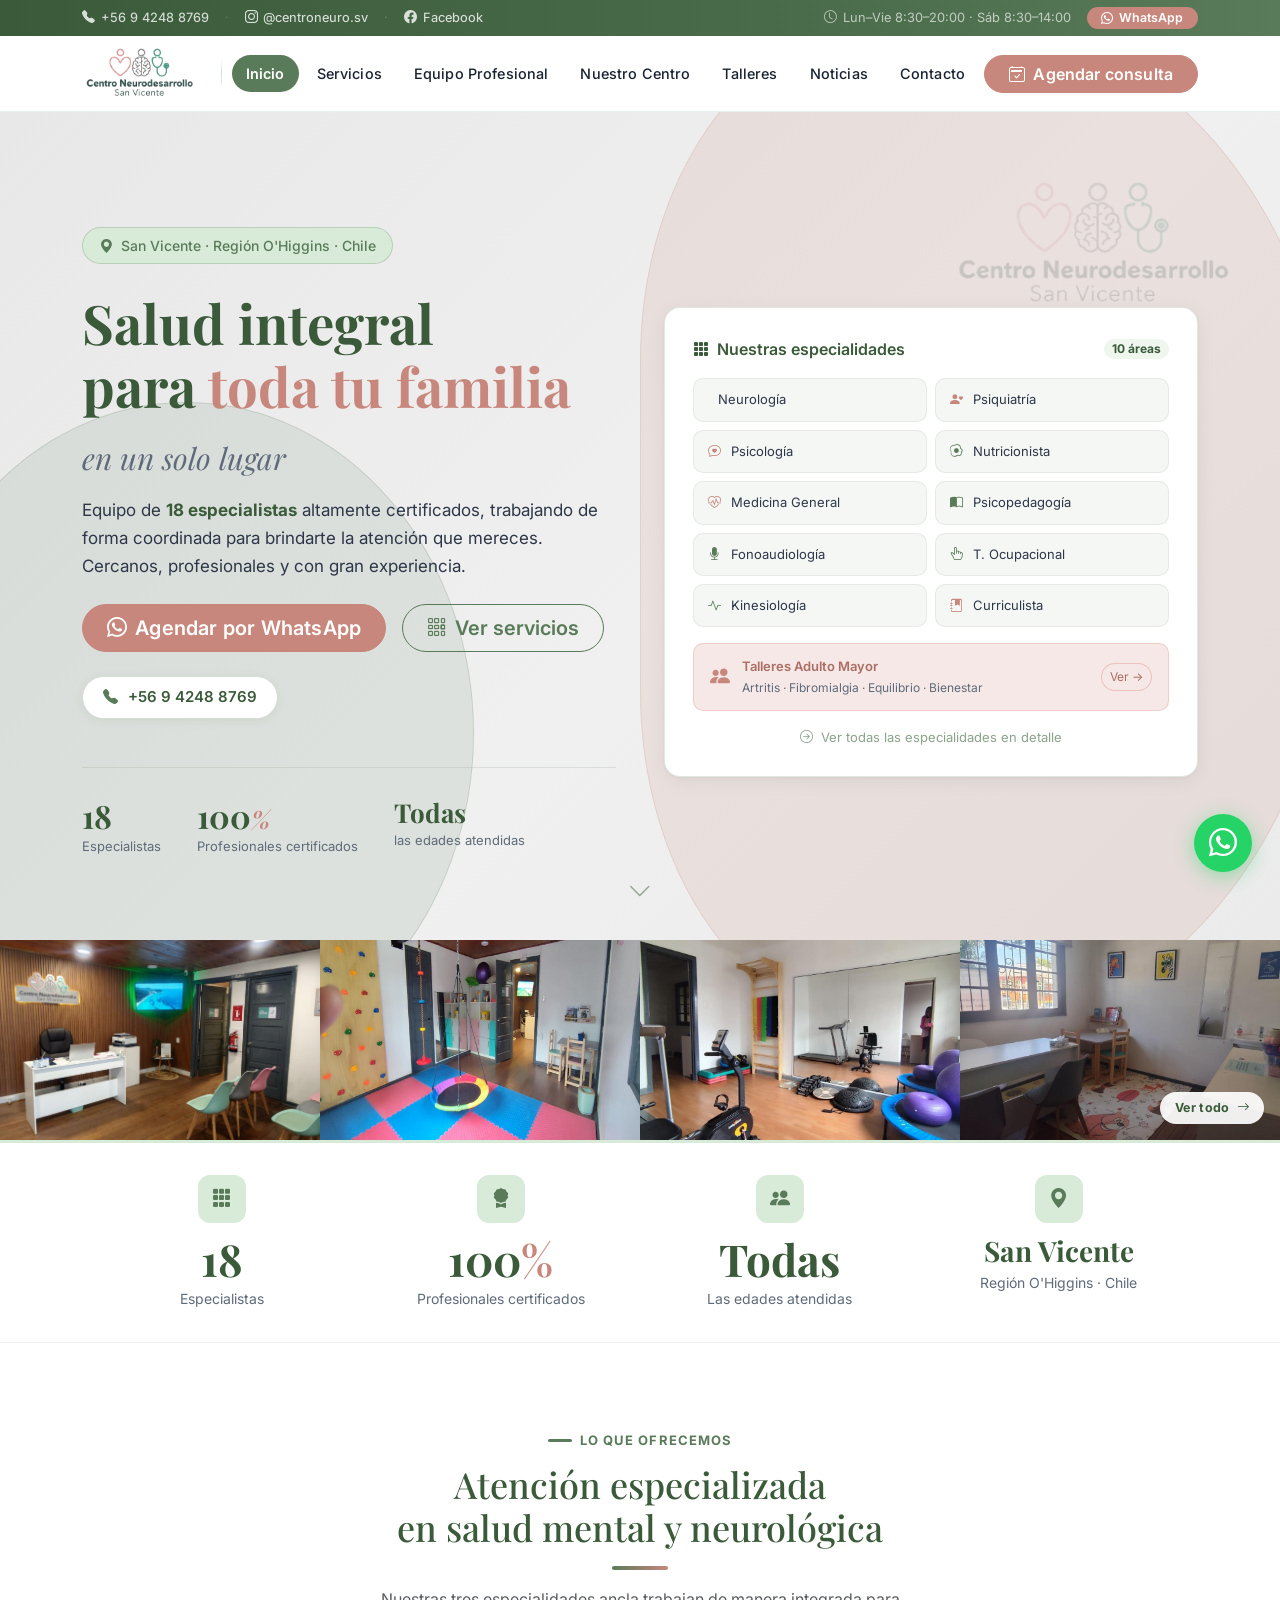
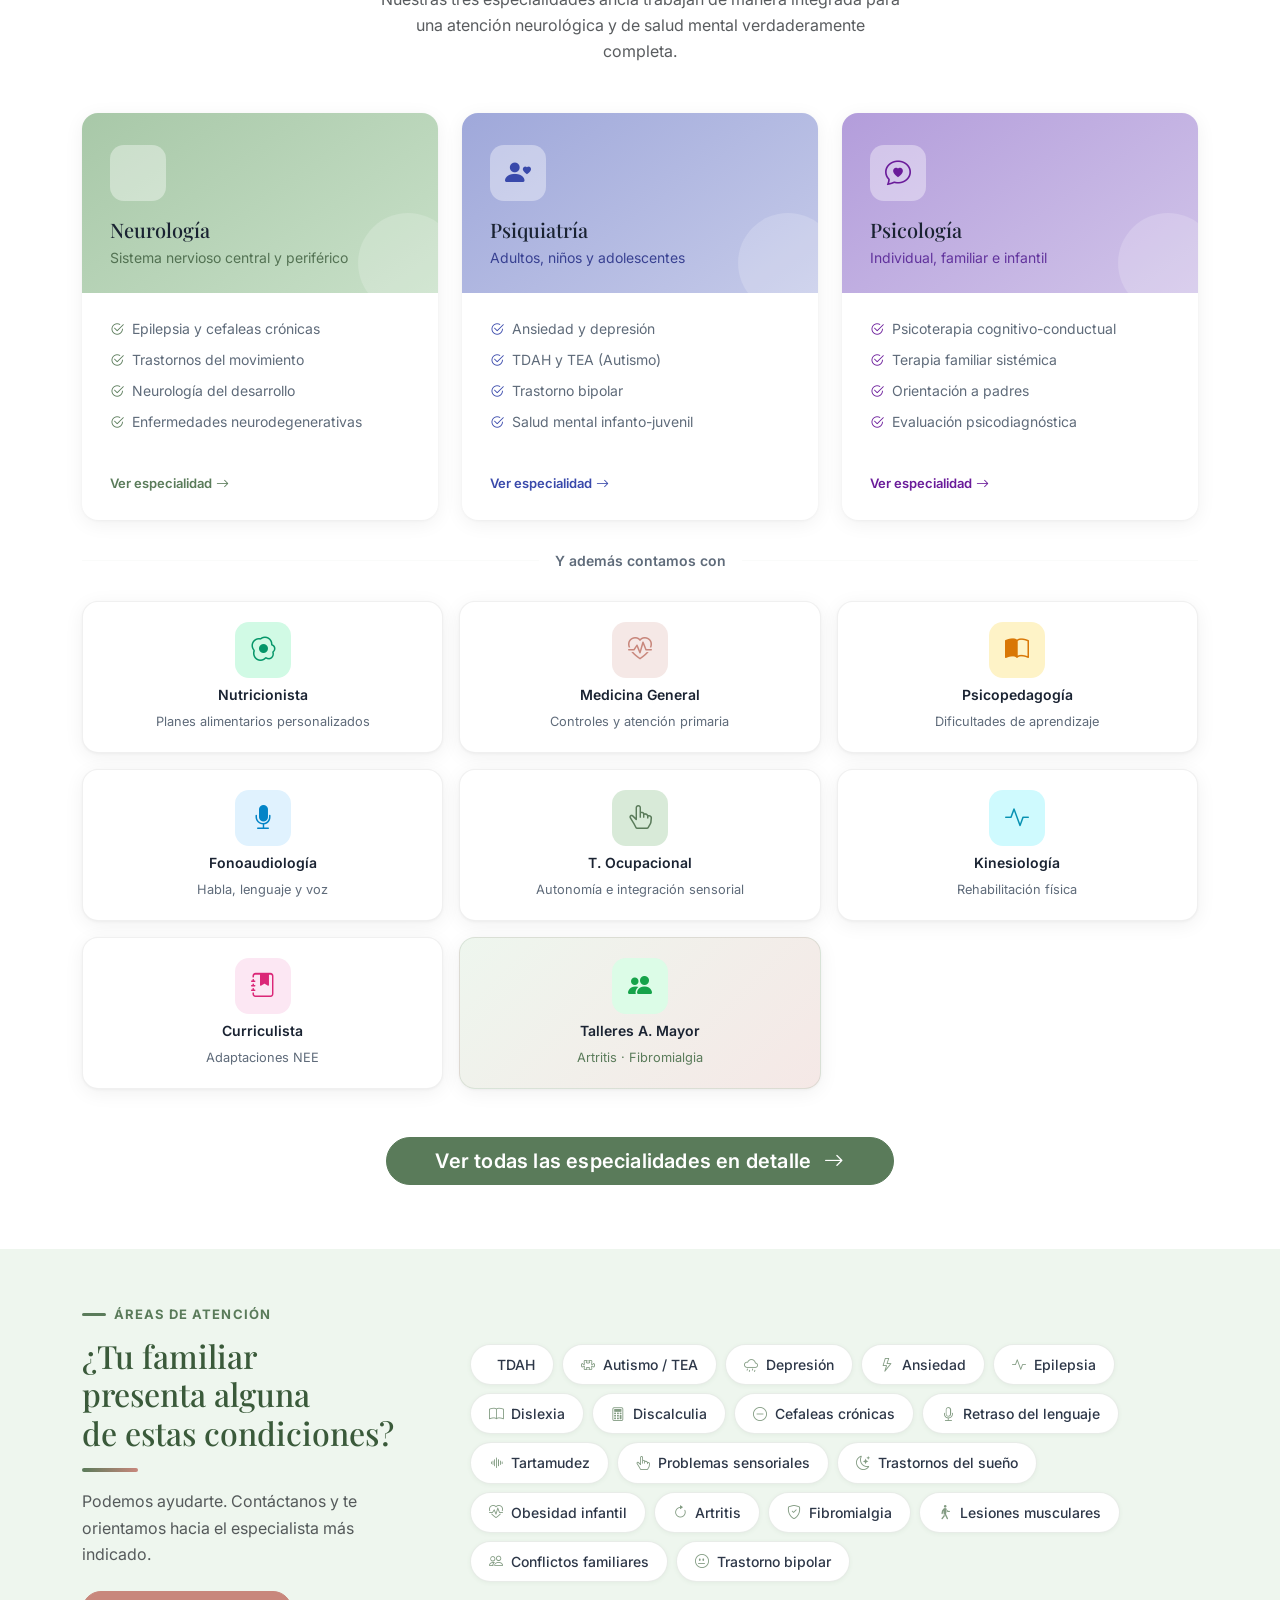
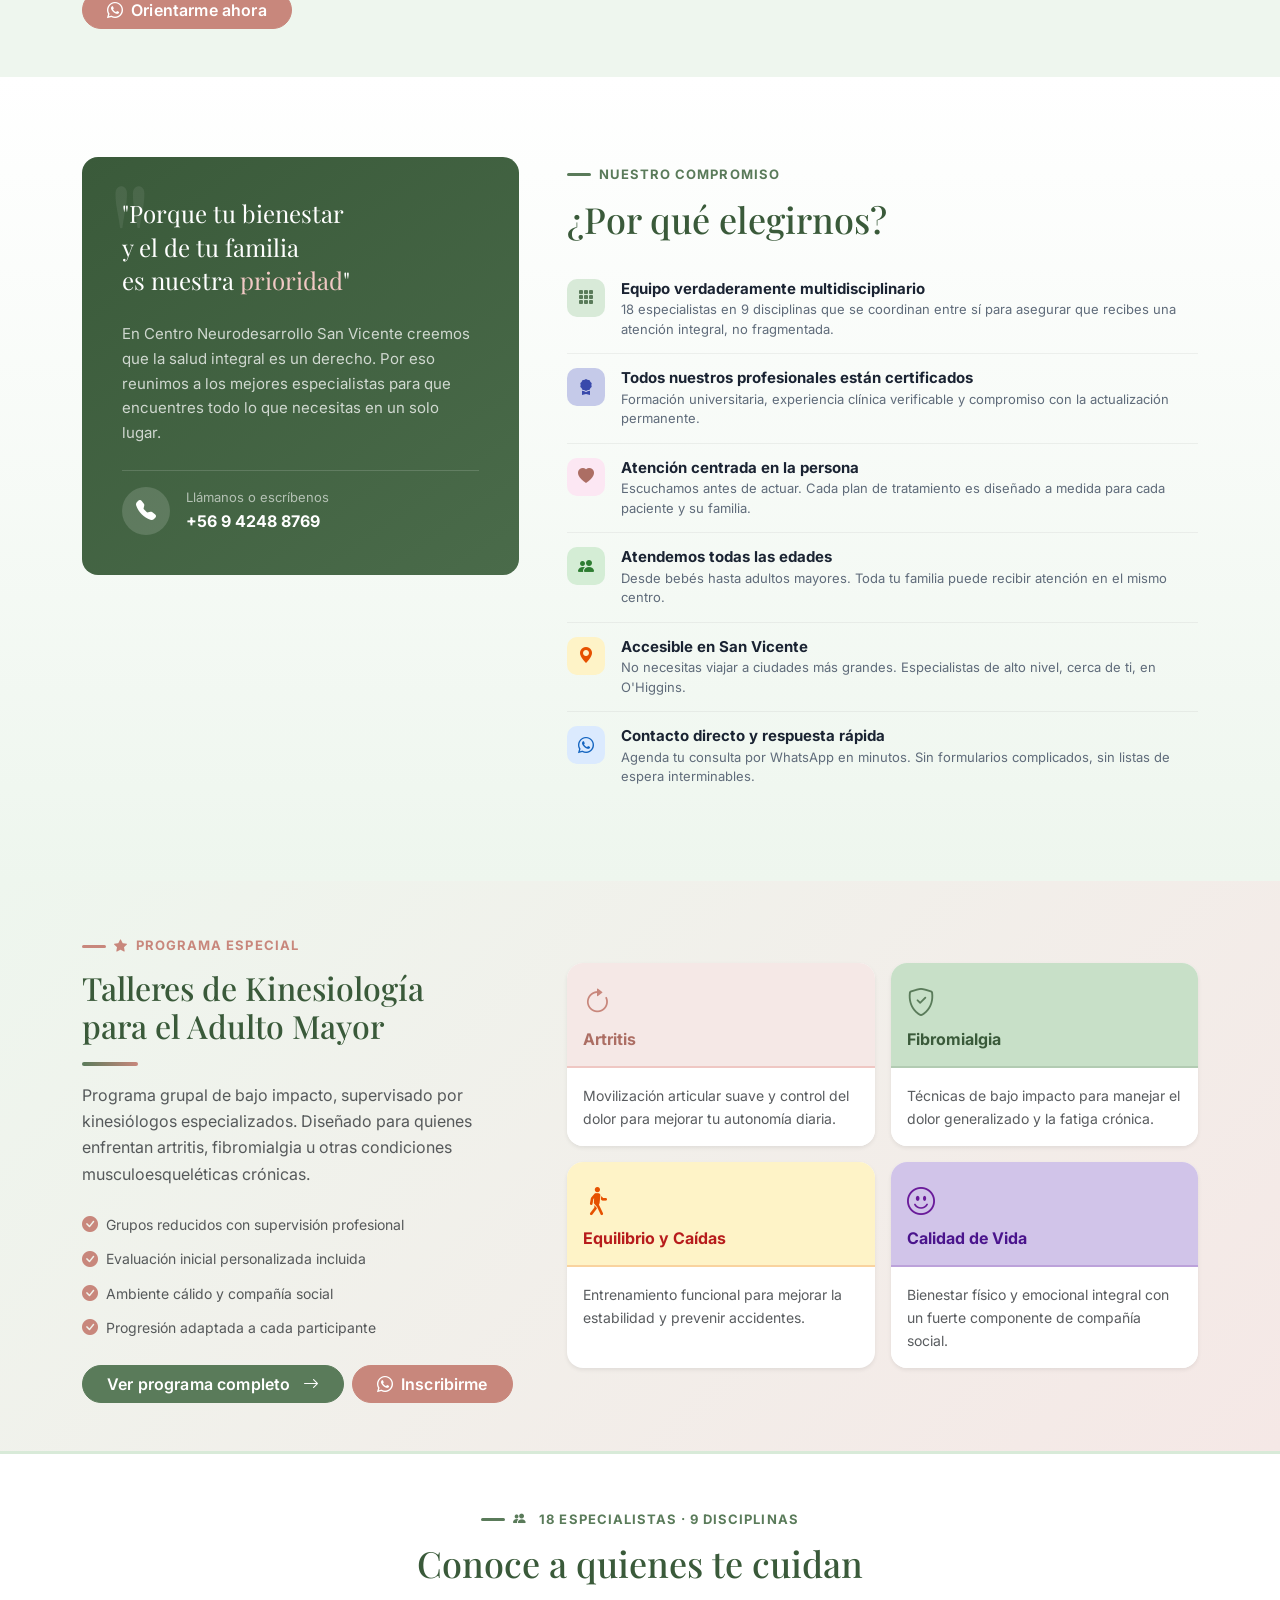
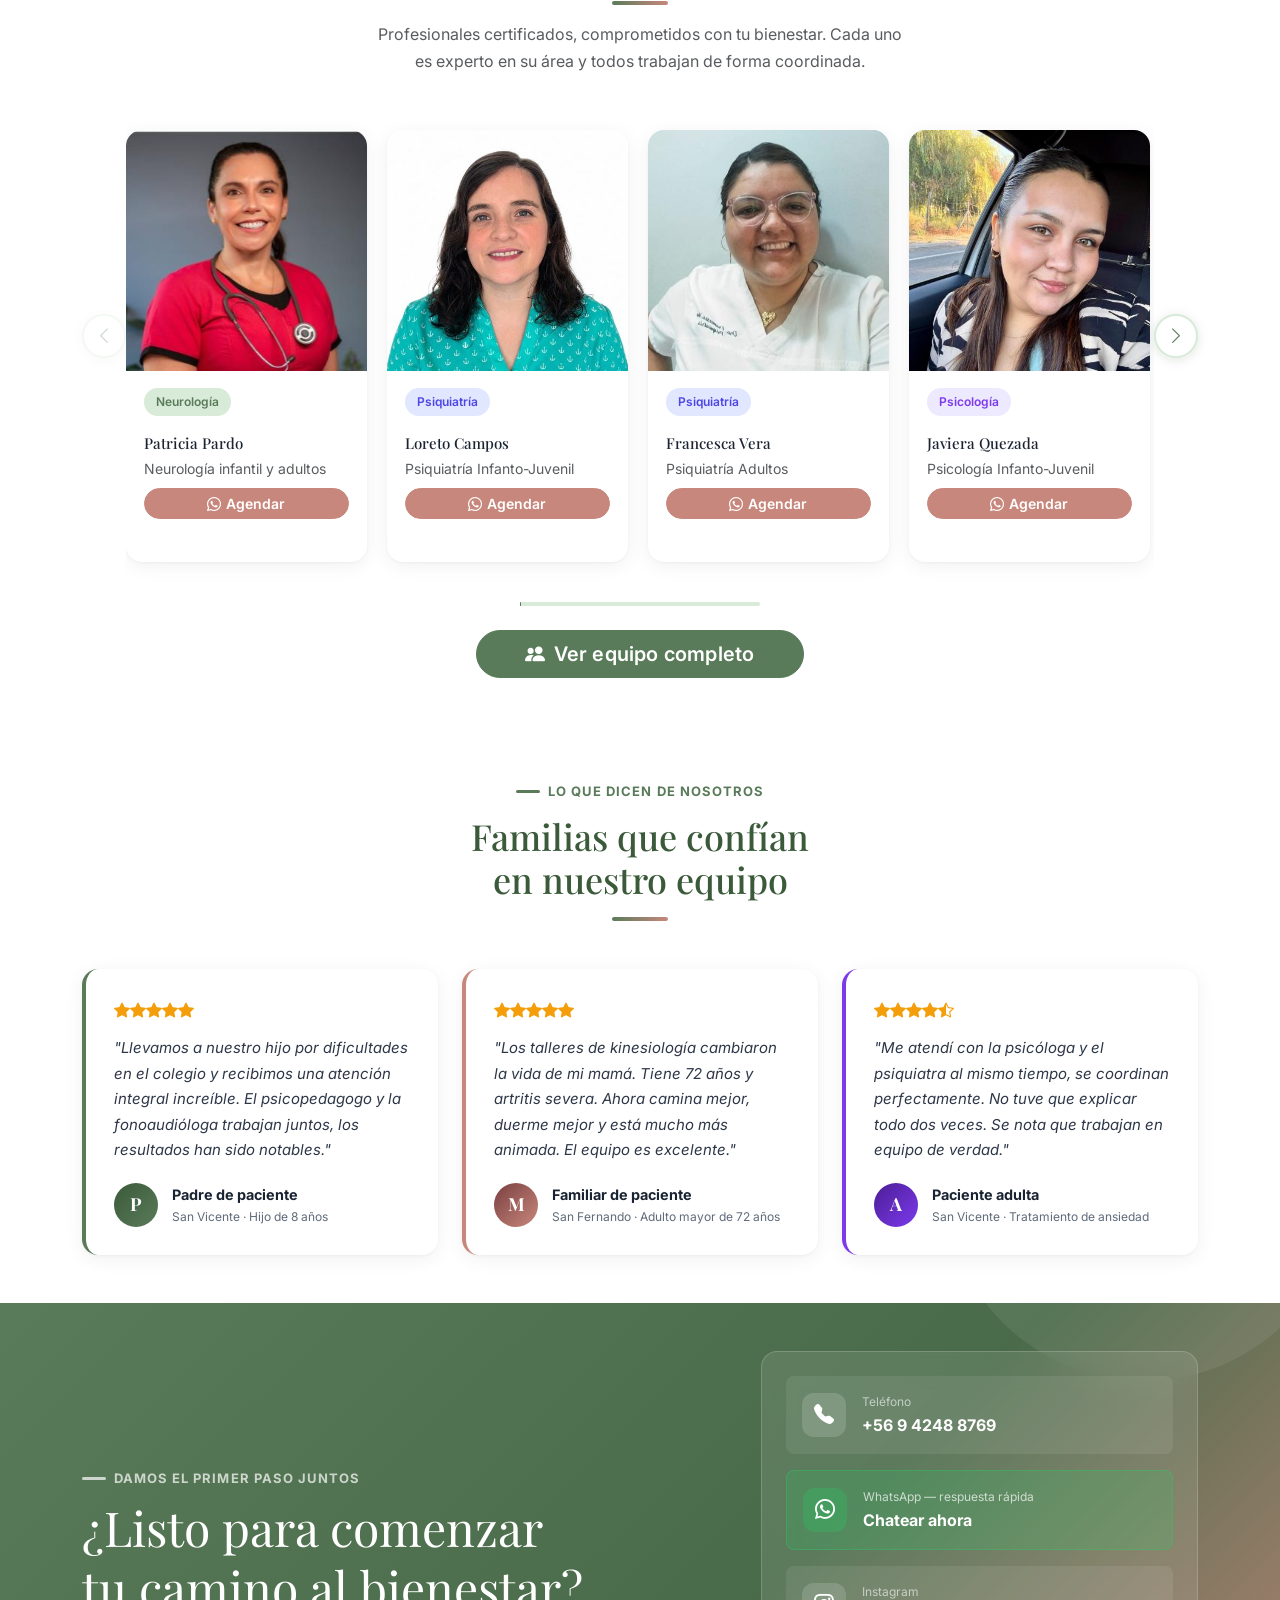
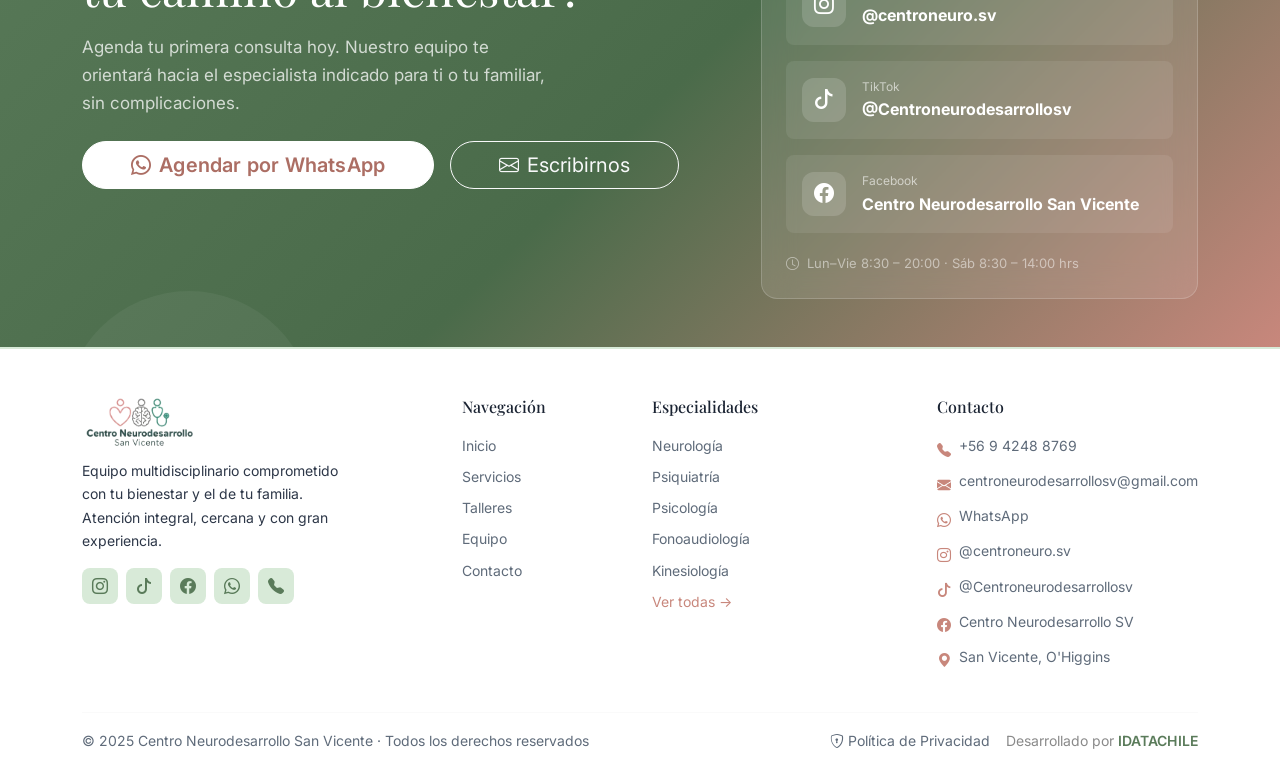
<file: index.html>
﻿<!DOCTYPE html>
<html lang="es-CL">
<head>
  <meta charset="UTF-8">
  <meta name="viewport" content="width=device-width, initial-scale=1.0">
  <title>Centro Neurodesarrollo San Vicente | Neurología · Psicología · Salud Mental</title>
  <meta name="description" content="Centro de salud multidisciplinario en San Vicente de Tagua Tagua: Neurología, Psiquiatría, Psicología, Fonoaudiología, Kinesiología, Terapia Ocupacional, Psicopedagogía y Nutrición. 18 especialistas. Atención para niños, adultos y adultos mayores.">
  <meta name="keywords" content="neurología San Vicente, psicología San Vicente, psiquiatría San Vicente, fonoaudiología San Vicente, kinesiología San Vicente, terapia ocupacional San Vicente, psicopedagogía San Vicente, nutrición San Vicente, TDAH San Vicente, autismo San Vicente, TEA San Vicente, trastorno del lenguaje San Vicente, salud mental San Vicente, neurodesarrollo, centro de salud San Vicente, San Vicente de Tagua Tagua, Tagua Tagua, Rengo, Pichidegua, Las Cabras, Peumo, O'Higgins, Chile">
  <link rel="canonical" href="https://centroneurodesarrollosv.cl/">
  <meta property="og:type" content="website">
  <meta property="og:locale" content="es_CL">
  <meta property="og:title" content="Centro Neurodesarrollo San Vicente | Neurología · Psicología · Salud Mental">
  <meta property="og:description" content="Centro multidisciplinario en San Vicente de Tagua Tagua. 18 especialistas en Neurología, Psiquiatría, Psicología, Fonoaudiología, Kinesiología y más. Atención para toda la familia.">
  <meta property="og:url" content="https://centroneurodesarrollosv.cl/">
  <meta property="og:image" content="https://centroneurodesarrollosv.cl/assets/img/Logo.jpg">
  <meta property="og:site_name" content="Centro Neurodesarrollo San Vicente">
  <meta name="twitter:card" content="summary">
  <meta name="twitter:title" content="Centro Neurodesarrollo San Vicente | Neurología · Psicología · Salud Mental">
  <meta name="twitter:description" content="Centro multidisciplinario en San Vicente de Tagua Tagua. 18 especialistas en Neurología, Psiquiatría, Psicología, Fonoaudiología, Kinesiología y más.">
  <meta name="twitter:image" content="https://centroneurodesarrollosv.cl/assets/img/Logo.jpg">
  <meta name="geo.region" content="CL-LI">
  <meta name="geo.placename" content="San Vicente de Tagua Tagua, Región O'Higgins, Chile">
  <meta name="geo.position" content="-34.4382;-71.0875">
  <meta name="ICBM" content="-34.4382, -71.0875">
  <link rel="icon" type="image/x-icon" href="assets/img/favicon/favicon.ico">
  <link rel="icon" type="image/png" sizes="16x16" href="assets/img/favicon/favicon-16x16.png">
  <link rel="icon" type="image/png" sizes="32x32" href="assets/img/favicon/favicon-32x32.png">
  <link rel="icon" type="image/png" sizes="96x96" href="assets/img/favicon/favicon-96x96.png">
  <link rel="apple-touch-icon" href="assets/img/favicon/apple-touch-icon.png">
  <link rel="manifest" href="manifest.json">
  <link href="https://cdn.jsdelivr.net/npm/bootstrap@5.3.3/dist/css/bootstrap.min.css" rel="stylesheet" integrity="sha384-QWTKZyjpPEjISv5WaRU9OFeRpok6YctnYmDr5pNlyT2bRjXh0JMhjY6hW+ALEwIH" crossorigin="anonymous">
  <link rel="stylesheet" href="https://cdn.jsdelivr.net/npm/bootstrap-icons@1.11.3/font/bootstrap-icons.min.css">
  <link rel="preconnect" href="https://fonts.googleapis.com">
  <link rel="preconnect" href="https://fonts.gstatic.com" crossorigin>
  <link href="https://fonts.googleapis.com/css2?family=Inter:wght@400;500;600;700&family=Playfair+Display:ital,wght@0,600;0,700;1,600&display=swap" rel="stylesheet">
  <link href="css/custom.css" rel="stylesheet">
  <script type="application/ld+json">
  {
    "@context": "https://schema.org",
    "@type": ["MedicalOrganization", "LocalBusiness"],
    "name": "Centro Neurodesarrollo San Vicente",
    "alternateName": "Centro Neurodesarrollo SV",
    "description": "Centro de salud multidisciplinario en San Vicente de Tagua Tagua especializado en neurología, psiquiatría, psicología, fonoaudiología, kinesiología, terapia ocupacional, psicopedagogía y nutrición.",
    "url": "https://centroneurodesarrollosv.cl",
    "telephone": "+56942488769",
    "image": "https://centroneurodesarrollosv.cl/assets/img/Logo.jpg",
    "sameAs": [
      "https://www.instagram.com/centroneuro.sv",
      "https://www.tiktok.com/@Centroneurodesarrollosv",
      "https://www.facebook.com/profile.php?id=61574772495186"
    ],
    "address": {
      "@type": "PostalAddress",
      "streetAddress": "San Vicente de Tagua Tagua",
      "addressLocality": "San Vicente de Tagua Tagua",
      "addressRegion": "Región del Libertador General Bernardo O'Higgins",
      "addressCountry": "CL"
    },
    "geo": {"@type": "GeoCoordinates", "latitude": -34.4382, "longitude": -71.0875},
    "openingHoursSpecification": [
      {"@type": "OpeningHoursSpecification", "dayOfWeek": ["Monday","Tuesday","Wednesday","Thursday","Friday"], "opens": "08:30", "closes": "20:00"},
      {"@type": "OpeningHoursSpecification", "dayOfWeek": ["Saturday"], "opens": "08:30", "closes": "14:00"}
    ],
    "medicalSpecialty": ["Neurology","Psychiatry","Psychology","Nutrition","SpeechPathology","PhysicalTherapy","OccupationalTherapy"],
    "hasOfferCatalog": {
      "@type": "OfferCatalog",
      "name": "Especialidades de salud",
      "itemListElement": [
        {"@type": "Offer", "itemOffered": {"@type": "MedicalTherapy", "name": "Neurología"}},
        {"@type": "Offer", "itemOffered": {"@type": "MedicalTherapy", "name": "Psiquiatría Infanto-Juvenil"}},
        {"@type": "Offer", "itemOffered": {"@type": "MedicalTherapy", "name": "Psiquiatría Adultos"}},
        {"@type": "Offer", "itemOffered": {"@type": "MedicalTherapy", "name": "Psicología Infanto-Juvenil"}},
        {"@type": "Offer", "itemOffered": {"@type": "MedicalTherapy", "name": "Psicología Adultos"}},
        {"@type": "Offer", "itemOffered": {"@type": "MedicalTherapy", "name": "Fonoaudiología"}},
        {"@type": "Offer", "itemOffered": {"@type": "MedicalTherapy", "name": "Kinesiología"}},
        {"@type": "Offer", "itemOffered": {"@type": "MedicalTherapy", "name": "Terapia Ocupacional"}},
        {"@type": "Offer", "itemOffered": {"@type": "MedicalTherapy", "name": "Psicopedagogía"}},
        {"@type": "Offer", "itemOffered": {"@type": "MedicalTherapy", "name": "Nutrición"}},
        {"@type": "Offer", "itemOffered": {"@type": "MedicalTherapy", "name": "Curriculista"}}
      ]
    },
    "areaServed": [
      {"@type": "City", "name": "San Vicente de Tagua Tagua"},
      {"@type": "City", "name": "Pichidegua"},
      {"@type": "City", "name": "Las Cabras"},
      {"@type": "City", "name": "Peumo"},
      {"@type": "City", "name": "Rengo"},
      {"@type": "AdministrativeArea", "name": "Provincia de Cachapoal"},
      {"@type": "AdministrativeArea", "name": "Región de O'Higgins"}
    ],
    "priceRange": "$$"
  }
  </script>
</head>
<body>

<!-- ===== NAVBAR ===== -->
<div class="top-bar" id="topBar">
  <div class="container">
    <div class="d-flex justify-content-between align-items-center">
      <div class="d-flex align-items-center gap-3">
        <a href="tel:+56942488769" class="top-bar-link"><i class="bi bi-telephone-fill"></i>+56 9 4248 8769</a>
        <span class="top-bar-sep d-none d-sm-inline">·</span>
        <a href="https://www.instagram.com/centroneuro.sv" class="top-bar-link d-none d-sm-inline-flex" target="_blank" rel="noopener noreferrer"><i class="bi bi-instagram"></i>@centroneuro.sv</a>
        <span class="top-bar-sep d-none d-md-inline">·</span>
        <a href="https://www.facebook.com/profile.php?id=61574772495186" class="top-bar-link d-none d-md-inline-flex" target="_blank" rel="noopener noreferrer"><i class="bi bi-facebook"></i>Facebook</a>
      </div>
      <div class="d-flex align-items-center gap-3">
        <span class="top-bar-text d-none d-md-inline-flex"><i class="bi bi-clock"></i>Lun–Vie 8:30–20:00 · Sáb 8:30–14:00</span>
        <a href="https://wa.me/56942488769?text=Hola%2C%20quisiera%20agendar%20una%20consulta" class="top-bar-cta" target="_blank" rel="noopener noreferrer"><i class="bi bi-whatsapp"></i>WhatsApp</a>
      </div>
    </div>
  </div>
</div>
<nav class="navbar navbar-expand-lg navbar-light sticky-top" id="mainNav">
  <div class="container">
    <a class="navbar-brand py-1" href="index.html">
      <img src="assets/img/logo-transparent-original-canvas.png" alt="Centro Neurodesarrollo San Vicente" class="navbar-logo" width="297" height="144">
    </a>
    <div class="navbar-brand-divider d-none d-lg-flex align-items-center"></div>
    <button class="navbar-toggler border-0" type="button" data-bs-toggle="collapse" data-bs-target="#navMain" aria-controls="navMain" aria-expanded="false" aria-label="Abrir menú">
      <span class="navbar-toggler-icon"></span>
    </button>
    <div class="collapse navbar-collapse" id="navMain">
      <ul class="navbar-nav mx-auto gap-1 py-2 py-lg-0">
        <li class="nav-item"><a class="nav-link" href="index.html" data-page="index.html">Inicio</a></li>
        <li class="nav-item"><a class="nav-link" href="servicios.html" data-page="servicios.html">Servicios</a></li>
        <li class="nav-item"><a class="nav-link" href="equipo.html" data-page="equipo.html">Equipo Profesional</a></li>
        <li class="nav-item"><a class="nav-link" href="nuestro-centro.html" data-page="nuestro-centro.html">Nuestro Centro</a></li>
        <li class="nav-item"><a class="nav-link" href="talleres.html" data-page="talleres.html">Talleres</a></li>
        <li class="nav-item"><a class="nav-link" href="noticias.html" data-page="noticias.html">Noticias</a></li>
        <li class="nav-item"><a class="nav-link" href="contacto.html" data-page="contacto.html">Contacto</a></li>
      </ul>
      <a href="https://wa.me/56942488769?text=Hola%2C%20quisiera%20agendar%20una%20consulta"
         class="btn btn-accent rounded-pill px-4 mt-2 mt-lg-0" target="_blank" rel="noopener noreferrer">
        <i class="bi bi-calendar2-check me-2"></i>Agendar consulta
      </a>
    </div>
  </div>
</nav>

<!-- ===== HERO ===== -->
<section class="hero-section" id="inicio">
  <!-- Marca de agua / sello institucional -->
  <img src="assets/img/logo-transparent-original-canvas.png" alt=""
       aria-hidden="true"
       style="position:absolute;top:8%;right:4%;transform:none;
              width:clamp(180px,22vw,320px);height:auto;
              opacity:0.18;filter:grayscale(20%);
              pointer-events:none;user-select:none;z-index:0;border-radius:1rem;">
  <div class="container position-relative" style="z-index:1">
    <div class="row align-items-center g-5">

      <!-- Columna izquierda -->
      <div class="col-lg-6">
        <div class="hero-badge">
          <i class="bi bi-geo-alt-fill"></i>
          San Vicente · Región O'Higgins · Chile
        </div>

        <h1 class="hero-title mb-3">
          Salud integral<br>
          para <span>toda tu familia</span><br>
          <span style="color:var(--color-text-light);font-size:.55em;font-weight:400;font-style:italic">en un solo lugar</span>
        </h1>

        <p class="hero-subtitle mb-4">
          Equipo de <strong style="color:var(--color-primary-dark)">18 especialistas</strong> altamente certificados, trabajando de forma coordinada para brindarte la atención que mereces. Cercanos, profesionales y con gran experiencia.
        </p>

        <div class="d-flex flex-wrap gap-3 mb-4">
          <a href="https://wa.me/56942488769?text=Hola%2C%20quisiera%20agendar%20una%20consulta"
             class="btn btn-accent btn-lg rounded-pill px-4" target="_blank" rel="noopener noreferrer">
            <i class="bi bi-whatsapp me-2"></i>Agendar por WhatsApp
          </a>
          <a href="servicios.html" class="btn btn-outline-primary btn-lg rounded-pill px-4">
            <i class="bi bi-grid-3x3-gap me-2"></i>Ver servicios
          </a>
        </div>

        <a href="tel:+56942488769" class="hero-phone-badge">
          <i class="bi bi-telephone-fill"></i>+56 9 4248 8769
        </a>

        <div class="hero-stats">
          <div class="hero-stat">
            <div class="stat-number">18</div>
            <div class="stat-label">Especialistas</div>
          </div>
          <div class="hero-stat">
            <div class="stat-number">100<em style="color:var(--color-accent);font-size:1.5rem">%</em></div>
            <div class="stat-label">Profesionales certificados</div>
          </div>
          <div class="hero-stat">
            <div class="stat-number" style="font-size:1.625rem">Todas</div>
            <div class="stat-label">las edades atendidas</div>
          </div>
        </div>
      </div>

      <!-- Columna derecha: card de especialidades -->
      <div class="col-lg-6 d-none d-lg-block">
        <div class="hero-card">
          <div class="d-flex align-items-center justify-content-between mb-3">
            <div class="d-flex align-items-center gap-2" style="color:var(--color-primary-dark)">
              <i class="bi bi-grid-3x3-gap-fill"></i>
              <span class="fw-semibold">Nuestras especialidades</span>
            </div>
            <span class="badge rounded-pill" style="background:var(--color-primary-xlight);color:var(--color-primary-dark);font-size:.75rem">10 áreas</span>
          </div>

          <!-- Grid 2x5 de especialidades -->
          <div class="row g-2 mb-3">
            <div class="col-6">
              <div style="background:rgba(90,123,90,0.06);border:1px solid rgba(90,123,90,.1);border-radius:.625rem;padding:.625rem .875rem;display:flex;align-items:center;gap:.625rem;font-size:.8125rem;color:var(--color-text)">
                <i class="bi bi-brain" style="color:var(--color-primary)"></i> Neurología
              </div>
            </div>
            <div class="col-6">
              <div style="background:rgba(90,123,90,0.06);border:1px solid rgba(90,123,90,.1);border-radius:.625rem;padding:.625rem .875rem;display:flex;align-items:center;gap:.625rem;font-size:.8125rem;color:var(--color-text)">
                <i class="bi bi-person-heart" style="color:var(--color-accent)"></i> Psiquiatría
              </div>
            </div>
            <div class="col-6">
              <div style="background:rgba(90,123,90,0.06);border:1px solid rgba(90,123,90,.1);border-radius:.625rem;padding:.625rem .875rem;display:flex;align-items:center;gap:.625rem;font-size:.8125rem;color:var(--color-text)">
                <i class="bi bi-chat-heart" style="color:var(--color-accent)"></i> Psicología
              </div>
            </div>
            <div class="col-6">
              <div style="background:rgba(90,123,90,0.06);border:1px solid rgba(90,123,90,.1);border-radius:.625rem;padding:.625rem .875rem;display:flex;align-items:center;gap:.625rem;font-size:.8125rem;color:var(--color-text)">
                <i class="bi bi-egg-fried" style="color:var(--color-primary)"></i> Nutricionista
              </div>
            </div>
            <div class="col-6">
              <div style="background:rgba(90,123,90,0.06);border:1px solid rgba(90,123,90,.1);border-radius:.625rem;padding:.625rem .875rem;display:flex;align-items:center;gap:.625rem;font-size:.8125rem;color:var(--color-text)">
                <i class="bi bi-heart-pulse" style="color:var(--color-accent)"></i> Medicina General
              </div>
            </div>
            <div class="col-6">
              <div style="background:rgba(90,123,90,0.06);border:1px solid rgba(90,123,90,.1);border-radius:.625rem;padding:.625rem .875rem;display:flex;align-items:center;gap:.625rem;font-size:.8125rem;color:var(--color-text)">
                <i class="bi bi-book-half" style="color:var(--color-primary)"></i> Psicopedagogía
              </div>
            </div>
            <div class="col-6">
              <div style="background:rgba(90,123,90,0.06);border:1px solid rgba(90,123,90,.1);border-radius:.625rem;padding:.625rem .875rem;display:flex;align-items:center;gap:.625rem;font-size:.8125rem;color:var(--color-text)">
                <i class="bi bi-mic-fill" style="color:var(--color-primary)"></i> Fonoaudiología
              </div>
            </div>
            <div class="col-6">
              <div style="background:rgba(90,123,90,0.06);border:1px solid rgba(90,123,90,.1);border-radius:.625rem;padding:.625rem .875rem;display:flex;align-items:center;gap:.625rem;font-size:.8125rem;color:var(--color-text)">
                <i class="bi bi-hand-index-thumb" style="color:var(--color-primary)"></i> T. Ocupacional
              </div>
            </div>
            <div class="col-6">
              <div style="background:rgba(90,123,90,0.06);border:1px solid rgba(90,123,90,.1);border-radius:.625rem;padding:.625rem .875rem;display:flex;align-items:center;gap:.625rem;font-size:.8125rem;color:var(--color-text)">
                <i class="bi bi-activity" style="color:var(--color-primary)"></i> Kinesiología
              </div>
            </div>
            <div class="col-6">
              <div style="background:rgba(90,123,90,0.06);border:1px solid rgba(90,123,90,.1);border-radius:.625rem;padding:.625rem .875rem;display:flex;align-items:center;gap:.625rem;font-size:.8125rem;color:var(--color-text)">
                <i class="bi bi-journal-bookmark-fill" style="color:var(--color-accent)"></i> Curriculista
              </div>
            </div>
          </div>

          <!-- Taller adulto mayor destacado -->
          <div style="background:var(--color-accent-light);border:1px solid rgba(224,123,114,.25);border-radius:.625rem;padding:.75rem 1rem;display:flex;align-items:center;gap:.75rem;margin-bottom:1rem">
            <i class="bi bi-people-fill" style="color:var(--color-accent);font-size:1.25rem;flex-shrink:0"></i>
            <div>
              <div style="font-weight:600;font-size:.8125rem;color:var(--color-accent-dark)">Talleres Adulto Mayor</div>
              <div style="font-size:.75rem;color:var(--color-text-light)">Artritis · Fibromialgia · Equilibrio · Bienestar</div>
            </div>
            <a href="talleres.html" class="ms-auto btn btn-sm rounded-pill" style="background:var(--color-accent-light);color:var(--color-accent-dark);font-size:.75rem;white-space:nowrap;border:1px solid rgba(224,123,114,.35)">Ver →</a>
          </div>

          <a href="servicios.html" class="d-flex align-items-center justify-content-center gap-2 text-decoration-none" style="color:var(--color-primary);opacity:.7;font-size:.8125rem;transition:opacity .2s">
            <i class="bi bi-arrow-right-circle"></i> Ver todas las especialidades en detalle
          </a>
        </div>
      </div>
    </div>
  </div>
  <a href="#stats" class="scroll-indicator" aria-label="Desplazar hacia abajo">
    <i class="bi bi-chevron-down fs-4"></i>
  </a>
</section>

<!-- ===== PHOTO STRIP ===== -->
<div style="background:#1a1a1a;overflow:hidden;">
  <div class="row g-0">
    <div class="col-6 col-md-3" style="height:200px;overflow:hidden;">
      <img src="assets/img/centro/recepcion-principal.jpg" alt="Recepción Centro Neurodesarrollo" style="width:100%;height:200px;object-fit:cover;transition:transform .5s ease;" onmouseover="this.style.transform='scale(1.06)'" onmouseout="this.style.transform='scale(1)'">
    </div>
    <div class="col-6 col-md-3" style="height:200px;overflow:hidden;">
      <img src="assets/img/centro/sala-integracion-sensorial.jpg" alt="Sala de integración sensorial" style="width:100%;height:200px;object-fit:cover;transition:transform .5s ease;" onmouseover="this.style.transform='scale(1.06)'" onmouseout="this.style.transform='scale(1)'">
    </div>
    <div class="col-6 col-md-3 d-none d-md-block" style="height:200px;overflow:hidden;">
      <img src="assets/img/centro/sala-kinesiologia.jpg" alt="Sala de kinesiología" style="width:100%;height:200px;object-fit:cover;transition:transform .5s ease;" onmouseover="this.style.transform='scale(1.06)'" onmouseout="this.style.transform='scale(1)'">
    </div>
    <div class="col-6 col-md-3 d-none d-md-block" style="height:200px;overflow:hidden;position:relative;">
      <img src="assets/img/centro/sala-to.jpg" alt="Sala de terapia ocupacional" style="width:100%;height:200px;object-fit:cover;transition:transform .5s ease;" onmouseover="this.style.transform='scale(1.06)'" onmouseout="this.style.transform='scale(1)'">
      <a href="nuestro-centro.html" style="position:absolute;bottom:1rem;right:1rem;background:rgba(255,255,255,0.92);color:var(--color-primary-dark);font-size:.78rem;font-weight:700;padding:.35rem .9rem;border-radius:50px;text-decoration:none;letter-spacing:.03em;">
        Ver todo <i class="bi bi-arrow-right ms-1"></i>
      </a>
    </div>
  </div>
</div>

<!-- ===== STATS STRIP ===== -->
<div class="stats-strip" id="stats">
  <div class="container">
    <div class="row g-0">
      <div class="col-6 col-md-3">
        <div class="stat-strip-item fade-up">
          <div class="stat-strip-icon"><i class="bi bi-grid-3x3-gap-fill"></i></div>
          <span class="stat-strip-number">18</span>
          <span class="stat-strip-label">Especialistas</span>
        </div>
      </div>
      <div class="col-6 col-md-3">
        <div class="stat-strip-item fade-up">
          <div class="stat-strip-icon"><i class="bi bi-award-fill"></i></div>
          <span class="stat-strip-number">100<em>%</em></span>
          <span class="stat-strip-label">Profesionales certificados</span>
        </div>
      </div>
      <div class="col-6 col-md-3">
        <div class="stat-strip-item fade-up">
          <div class="stat-strip-icon"><i class="bi bi-people-fill"></i></div>
          <span class="stat-strip-number">Todas</span>
          <span class="stat-strip-label">Las edades atendidas</span>
        </div>
      </div>
      <div class="col-6 col-md-3">
        <div class="stat-strip-item fade-up">
          <div class="stat-strip-icon"><i class="bi bi-geo-alt-fill"></i></div>
          <span class="stat-strip-number" style="font-size:1.75rem">San Vicente</span>
          <span class="stat-strip-label">Región O'Higgins · Chile</span>
        </div>
      </div>
    </div>
  </div>
</div>

<!-- ===== ESPECIALIDADES DESTACADAS ===== -->
<section class="py-5 py-md-6" id="servicios" style="padding-top:5rem!important;padding-bottom:4rem!important;background:white">
  <div class="container">

    <div class="text-center mb-5">
      <p class="eyebrow" style="color:var(--color-primary)">Lo que ofrecemos</p>
      <h2 class="section-title">Atención especializada<br>en salud mental y neurológica</h2>
      <div class="section-divider"></div>
      <p class="text-muted mt-3 mx-auto" style="max-width:520px">Nuestras tres especialidades ancla trabajan de manera integrada para una atención neurológica y de salud mental verdaderamente completa.</p>
    </div>

    <!-- Trio destacado -->
    <div class="row g-4 mb-4">
      <!-- Neurología -->
      <div class="col-md-4 fade-up">
        <a href="servicios.html#neurologia" class="service-card-featured">
          <div class="service-card-featured-header" style="background:linear-gradient(145deg,#A8C8A8,#C8E0C8);color:var(--color-primary-dark)">
            <div class="feat-icon"><i class="bi bi-brain" style="color:var(--color-primary)"></i></div>
            <h4>Neurología</h4>
            <p>Sistema nervioso central y periférico</p>
          </div>
          <div class="service-card-featured-body">
            <ul>
              <li><i class="bi bi-check2-circle" style="color:var(--color-primary)"></i>Epilepsia y cefaleas crónicas</li>
              <li><i class="bi bi-check2-circle" style="color:var(--color-primary)"></i>Trastornos del movimiento</li>
              <li><i class="bi bi-check2-circle" style="color:var(--color-primary)"></i>Neurología del desarrollo</li>
              <li><i class="bi bi-check2-circle" style="color:var(--color-primary)"></i>Enfermedades neurodegenerativas</li>
            </ul>
            <span class="arrow-link">Ver especialidad <i class="bi bi-arrow-right"></i></span>
          </div>
        </a>
      </div>
      <!-- Psiquiatría -->
      <div class="col-md-4 fade-up">
        <a href="servicios.html#psiquiatria" class="service-card-featured">
          <div class="service-card-featured-header" style="background:linear-gradient(145deg,#9FA8DA,#C5CAE9);color:#1a237e">
            <div class="feat-icon"><i class="bi bi-person-heart" style="color:#3949AB"></i></div>
            <h4>Psiquiatría</h4>
            <p>Adultos, niños y adolescentes</p>
          </div>
          <div class="service-card-featured-body">
            <ul>
              <li><i class="bi bi-check2-circle" style="color:#3949AB"></i>Ansiedad y depresión</li>
              <li><i class="bi bi-check2-circle" style="color:#3949AB"></i>TDAH y TEA (Autismo)</li>
              <li><i class="bi bi-check2-circle" style="color:#3949AB"></i>Trastorno bipolar</li>
              <li><i class="bi bi-check2-circle" style="color:#3949AB"></i>Salud mental infanto-juvenil</li>
            </ul>
            <span class="arrow-link" style="color:#3949AB">Ver especialidad <i class="bi bi-arrow-right"></i></span>
          </div>
        </a>
      </div>
      <!-- Psicología -->
      <div class="col-md-4 fade-up">
        <a href="servicios.html#psicologia" class="service-card-featured">
          <div class="service-card-featured-header" style="background:linear-gradient(145deg,#B39DDB,#D1C4E9);color:#4a148c">
            <div class="feat-icon"><i class="bi bi-chat-heart" style="color:#6A1B9A"></i></div>
            <h4>Psicología</h4>
            <p>Individual, familiar e infantil</p>
          </div>
          <div class="service-card-featured-body">
            <ul>
              <li><i class="bi bi-check2-circle" style="color:#6A1B9A"></i>Psicoterapia cognitivo-conductual</li>
              <li><i class="bi bi-check2-circle" style="color:#6A1B9A"></i>Terapia familiar sistémica</li>
              <li><i class="bi bi-check2-circle" style="color:#6A1B9A"></i>Orientación a padres</li>
              <li><i class="bi bi-check2-circle" style="color:#6A1B9A"></i>Evaluación psicodiagnóstica</li>
            </ul>
            <span class="arrow-link" style="color:#6A1B9A">Ver especialidad <i class="bi bi-arrow-right"></i></span>
          </div>
        </a>
      </div>
    </div>

    <!-- Divisor -->
    <div class="d-flex align-items-center gap-3 my-4">
      <hr class="flex-grow-1" style="border-color:rgba(90,123,90,.12)">
      <span class="small fw-semibold" style="color:var(--color-text-light);white-space:nowrap">Y además contamos con</span>
      <hr class="flex-grow-1" style="border-color:rgba(90,123,90,.12)">
    </div>

    <!-- Grid de especialidades restantes -->
    <div class="row g-3">
      <div class="col-6 col-md-4 col-lg-2-4 fade-up">
        <a href="servicios.html#nutricion" class="service-card text-center" style="padding:1.25rem 1rem">
          <div class="service-icon emerald mx-auto mb-2"><i class="bi bi-egg-fried"></i></div>
          <h5 style="font-size:.875rem">Nutricionista</h5>
          <p style="font-size:.8rem">Planes alimentarios personalizados</p>
        </a>
      </div>
      <div class="col-6 col-md-4 col-lg-2-4 fade-up">
        <a href="servicios.html#medicina" class="service-card text-center" style="padding:1.25rem 1rem">
          <div class="service-icon rose mx-auto mb-2"><i class="bi bi-heart-pulse"></i></div>
          <h5 style="font-size:.875rem">Medicina General</h5>
          <p style="font-size:.8rem">Controles y atención primaria</p>
        </a>
      </div>
      <div class="col-6 col-md-4 col-lg-2-4 fade-up">
        <a href="servicios.html#psicopedagogia" class="service-card text-center" style="padding:1.25rem 1rem">
          <div class="service-icon amber mx-auto mb-2"><i class="bi bi-book-half"></i></div>
          <h5 style="font-size:.875rem">Psicopedagogía</h5>
          <p style="font-size:.8rem">Dificultades de aprendizaje</p>
        </a>
      </div>
      <div class="col-6 col-md-4 col-lg-2-4 fade-up">
        <a href="servicios.html#fonoaudiologia" class="service-card text-center" style="padding:1.25rem 1rem">
          <div class="service-icon sky mx-auto mb-2"><i class="bi bi-mic-fill"></i></div>
          <h5 style="font-size:.875rem">Fonoaudiología</h5>
          <p style="font-size:.8rem">Habla, lenguaje y voz</p>
        </a>
      </div>
      <div class="col-6 col-md-4 col-lg-2-4 fade-up">
        <a href="servicios.html#terapia-ocupacional" class="service-card text-center" style="padding:1.25rem 1rem">
          <div class="service-icon teal mx-auto mb-2"><i class="bi bi-hand-index-thumb"></i></div>
          <h5 style="font-size:.875rem">T. Ocupacional</h5>
          <p style="font-size:.8rem">Autonomía e integración sensorial</p>
        </a>
      </div>
      <div class="col-6 col-md-4 col-lg-2-4 fade-up">
        <a href="servicios.html#kinesiologia" class="service-card text-center" style="padding:1.25rem 1rem">
          <div class="service-icon cyan mx-auto mb-2"><i class="bi bi-activity"></i></div>
          <h5 style="font-size:.875rem">Kinesiología</h5>
          <p style="font-size:.8rem">Rehabilitación física</p>
        </a>
      </div>
      <div class="col-6 col-md-4 col-lg-2-4 fade-up">
        <a href="servicios.html#curricula" class="service-card text-center" style="padding:1.25rem 1rem">
          <div class="service-icon pink mx-auto mb-2"><i class="bi bi-journal-bookmark-fill"></i></div>
          <h5 style="font-size:.875rem">Curriculista</h5>
          <p style="font-size:.8rem">Adaptaciones NEE</p>
        </a>
      </div>
      <div class="col-6 col-md-4 col-lg-2-4 fade-up">
        <a href="talleres.html" class="service-card text-center" style="padding:1.25rem 1rem;background:linear-gradient(135deg,#EEF6EE,#F5E8E6);border-color:rgba(90,123,90,.15)">
          <div class="service-icon green mx-auto mb-2"><i class="bi bi-people-fill"></i></div>
          <h5 style="font-size:.875rem">Talleres A. Mayor</h5>
          <p style="font-size:.8rem;color:var(--color-primary)">Artritis · Fibromialgia</p>
        </a>
      </div>
    </div>

    <div class="text-center mt-5">
      <a href="servicios.html" class="btn btn-primary btn-lg rounded-pill px-5">
        Ver todas las especialidades en detalle <i class="bi bi-arrow-right ms-2"></i>
      </a>
    </div>
  </div>
</section>

<!-- ===== CONDICIONES QUE TRATAMOS ===== -->
<section class="conditions-section py-5">
  <div class="container">
    <div class="row align-items-center g-5">
      <div class="col-lg-4 fade-up">
        <p class="eyebrow" style="color:var(--color-primary)">Áreas de atención</p>
        <h2 class="section-title" style="font-size:2rem">¿Tu familiar<br>presenta alguna<br>de estas condiciones?</h2>
        <div class="section-divider start mt-3"></div>
        <p class="text-muted mt-3">Podemos ayudarte. Contáctanos y te orientamos hacia el especialista más indicado.</p>
        <a href="https://wa.me/56942488769?text=Hola%2C%20necesito%20orientaci%C3%B3n%20sobre%20qu%C3%A9%20especialista%20necesito"
           class="btn btn-accent rounded-pill px-4 mt-2" target="_blank" rel="noopener noreferrer">
          <i class="bi bi-whatsapp me-2"></i>Orientarme ahora
        </a>
      </div>
      <div class="col-lg-8 fade-up">
        <div class="d-flex flex-wrap gap-2">
          <a href="servicios.html#psiquiatria" class="condition-tag"><i class="bi bi-brain text-primary"></i>TDAH</a>
          <a href="servicios.html#psiquiatria" class="condition-tag"><i class="bi bi-puzzle text-primary"></i>Autismo / TEA</a>
          <a href="servicios.html#psicologia"  class="condition-tag"><i class="bi bi-cloud-drizzle text-primary"></i>Depresión</a>
          <a href="servicios.html#psicologia"  class="condition-tag"><i class="bi bi-lightning text-primary"></i>Ansiedad</a>
          <a href="servicios.html#neurologia"  class="condition-tag"><i class="bi bi-activity text-primary"></i>Epilepsia</a>
          <a href="servicios.html#psicopedagogia" class="condition-tag"><i class="bi bi-book text-primary"></i>Dislexia</a>
          <a href="servicios.html#psicopedagogia" class="condition-tag"><i class="bi bi-calculator text-primary"></i>Discalculia</a>
          <a href="servicios.html#neurologia"  class="condition-tag"><i class="bi bi-dash-circle text-primary"></i>Cefaleas crónicas</a>
          <a href="servicios.html#fonoaudiologia" class="condition-tag"><i class="bi bi-mic text-primary"></i>Retraso del lenguaje</a>
          <a href="servicios.html#fonoaudiologia" class="condition-tag"><i class="bi bi-soundwave text-primary"></i>Tartamudez</a>
          <a href="servicios.html#terapia-ocupacional" class="condition-tag"><i class="bi bi-hand-index-thumb text-primary"></i>Problemas sensoriales</a>
          <a href="servicios.html#psiquiatria" class="condition-tag"><i class="bi bi-moon-stars text-primary"></i>Trastornos del sueño</a>
          <a href="servicios.html#nutricion"   class="condition-tag"><i class="bi bi-heart-pulse text-primary"></i>Obesidad infantil</a>
          <a href="talleres.html"              class="condition-tag"><i class="bi bi-arrow-clockwise text-primary"></i>Artritis</a>
          <a href="talleres.html"              class="condition-tag"><i class="bi bi-shield-check text-primary"></i>Fibromialgia</a>
          <a href="servicios.html#kinesiologia" class="condition-tag"><i class="bi bi-person-walking text-primary"></i>Lesiones musculares</a>
          <a href="servicios.html#psicologia"  class="condition-tag"><i class="bi bi-people text-primary"></i>Conflictos familiares</a>
          <a href="servicios.html#psiquiatria" class="condition-tag"><i class="bi bi-emoji-neutral text-primary"></i>Trastorno bipolar</a>
        </div>
      </div>
    </div>
  </div>
</section>

<!-- ===== POR QUÉ ELEGIRNOS ===== -->
<section class="py-5" style="padding-top:5rem!important;padding-bottom:5rem!important;background:linear-gradient(180deg,white 0%,var(--color-primary-xlight) 100%)">
  <div class="container">
    <div class="row g-5 align-items-start">

      <!-- Columna izquierda: quote card -->
      <div class="col-lg-5 fade-up">
        <div class="why-quote-card">
          <blockquote>
            "Porque tu bienestar<br>y el de tu familia<br>es nuestra <span>prioridad</span>"
          </blockquote>
          <p style="color:rgba(255,255,255,.75);font-size:.9375rem;position:relative;z-index:1">
            En Centro Neurodesarrollo San Vicente creemos que la salud integral es un derecho. Por eso reunimos a los mejores especialistas para que encuentres todo lo que necesitas en un solo lugar.
          </p>
          <div class="mt-4 pt-3" style="border-top:1px solid rgba(255,255,255,.15);position:relative;z-index:1">
            <div class="d-flex align-items-center gap-3">
              <div style="width:48px;height:48px;border-radius:50%;background:rgba(255,255,255,.15);display:flex;align-items:center;justify-content:center;font-size:1.25rem">
                <i class="bi bi-telephone-fill"></i>
              </div>
              <div>
                <div style="font-size:.8125rem;color:rgba(255,255,255,.6)">Llámanos o escríbenos</div>
                <a href="tel:+56942488769" style="color:white;font-weight:700;text-decoration:none">+56 9 4248 8769</a>
              </div>
            </div>
          </div>
        </div>
      </div>

      <!-- Columna derecha: lista de diferenciadores -->
      <div class="col-lg-7 fade-up">
        <p class="eyebrow" style="color:var(--color-primary)">Nuestro compromiso</p>
        <h2 class="section-title mb-4">¿Por qué elegirnos?</h2>

        <ul class="why-check-list">
          <li class="why-check-item">
            <div class="why-check-icon"><i class="bi bi-grid-3x3-gap-fill"></i></div>
            <div>
              <h6>Equipo verdaderamente multidisciplinario</h6>
              <p>18 especialistas en 9 disciplinas que se coordinan entre sí para asegurar que recibes una atención integral, no fragmentada.</p>
            </div>
          </li>
          <li class="why-check-item">
            <div class="why-check-icon lavender"><i class="bi bi-award-fill"></i></div>
            <div>
              <h6>Todos nuestros profesionales están certificados</h6>
              <p>Formación universitaria, experiencia clínica verificable y compromiso con la actualización permanente.</p>
            </div>
          </li>
          <li class="why-check-item">
            <div class="why-check-icon pink"><i class="bi bi-heart-fill"></i></div>
            <div>
              <h6>Atención centrada en la persona</h6>
              <p>Escuchamos antes de actuar. Cada plan de tratamiento es diseñado a medida para cada paciente y su familia.</p>
            </div>
          </li>
          <li class="why-check-item">
            <div class="why-check-icon sage"><i class="bi bi-people-fill"></i></div>
            <div>
              <h6>Atendemos todas las edades</h6>
              <p>Desde bebés hasta adultos mayores. Toda tu familia puede recibir atención en el mismo centro.</p>
            </div>
          </li>
          <li class="why-check-item">
            <div class="why-check-icon amber"><i class="bi bi-geo-alt-fill"></i></div>
            <div>
              <h6>Accesible en San Vicente</h6>
              <p>No necesitas viajar a ciudades más grandes. Especialistas de alto nivel, cerca de ti, en O'Higgins.</p>
            </div>
          </li>
          <li class="why-check-item">
            <div class="why-check-icon sky"><i class="bi bi-whatsapp"></i></div>
            <div>
              <h6>Contacto directo y respuesta rápida</h6>
              <p>Agenda tu consulta por WhatsApp en minutos. Sin formularios complicados, sin listas de espera interminables.</p>
            </div>
          </li>
        </ul>
      </div>
    </div>
  </div>
</section>

<!-- ===== TALLERES ADULTO MAYOR ===== -->
<section class="py-5" style="background:linear-gradient(135deg,#EEF6EE,#F5E8E6)">
  <div class="container">
    <div class="row align-items-center g-5">
      <div class="col-lg-5 fade-up">
        <p class="eyebrow" style="color:var(--color-accent)"><i class="bi bi-star-fill"></i>Programa especial</p>
        <h2 class="section-title" style="font-size:2rem">Talleres de Kinesiología<br>para el Adulto Mayor</h2>
        <div class="section-divider start mt-3"></div>
        <p class="text-muted mt-3 mb-4">Programa grupal de bajo impacto, supervisado por kinesiólogos especializados. Diseñado para quienes enfrentan artritis, fibromialgia u otras condiciones musculoesqueléticas crónicas.</p>
        <div class="d-flex flex-column gap-2 mb-4">
          <div class="d-flex align-items-center gap-2 text-muted small">
            <i class="bi bi-check-circle-fill text-accent fs-6"></i>Grupos reducidos con supervisión profesional
          </div>
          <div class="d-flex align-items-center gap-2 text-muted small">
            <i class="bi bi-check-circle-fill text-accent fs-6"></i>Evaluación inicial personalizada incluida
          </div>
          <div class="d-flex align-items-center gap-2 text-muted small">
            <i class="bi bi-check-circle-fill text-accent fs-6"></i>Ambiente cálido y compañía social
          </div>
          <div class="d-flex align-items-center gap-2 text-muted small">
            <i class="bi bi-check-circle-fill text-accent fs-6"></i>Progresión adaptada a cada participante
          </div>
        </div>
        <div class="d-flex flex-wrap gap-2">
          <a href="talleres.html" class="btn btn-primary rounded-pill px-4">
            Ver programa completo <i class="bi bi-arrow-right ms-2"></i>
          </a>
          <a href="https://wa.me/56942488769?text=Hola%2C%20me%20interesa%20el%20taller%20para%20adulto%20mayor"
             class="btn btn-accent rounded-pill px-4" target="_blank" rel="noopener noreferrer">
            <i class="bi bi-whatsapp me-2"></i>Inscribirme
          </a>
        </div>
      </div>
      <div class="col-lg-7 fade-up">
        <div class="row g-3">
          <div class="col-6">
            <div class="card border-0 rounded-4 overflow-hidden shadow-sm h-100">
              <div class="p-3" style="background:var(--color-accent-light);border-bottom:2px solid rgba(224,123,114,.3)">
                <i class="bi bi-arrow-clockwise fs-3 mb-1 d-block" style="color:var(--color-accent)"></i>
                <h6 class="fw-bold mb-0" style="color:var(--color-accent-dark)">Artritis</h6>
              </div>
              <div class="p-3 bg-white">
                <p class="small text-muted mb-0">Movilización articular suave y control del dolor para mejorar tu autonomía diaria.</p>
              </div>
            </div>
          </div>
          <div class="col-6">
            <div class="card border-0 rounded-4 overflow-hidden shadow-sm h-100">
              <div class="p-3" style="background:var(--color-pastel-mint);border-bottom:2px solid rgba(90,123,90,.2)">
                <i class="bi bi-shield-check fs-3 mb-1 d-block" style="color:var(--color-primary)"></i>
                <h6 class="fw-bold mb-0" style="color:var(--color-primary-dark)">Fibromialgia</h6>
              </div>
              <div class="p-3 bg-white">
                <p class="small text-muted mb-0">Técnicas de bajo impacto para manejar el dolor generalizado y la fatiga crónica.</p>
              </div>
            </div>
          </div>
          <div class="col-6">
            <div class="card border-0 rounded-4 overflow-hidden shadow-sm h-100">
              <div class="p-3" style="background:var(--color-pastel-amber);border-bottom:2px solid rgba(230,81,0,.2)">
                <i class="bi bi-person-walking fs-3 mb-1 d-block" style="color:#E65100"></i>
                <h6 class="fw-bold mb-0" style="color:#B71C1C">Equilibrio y Caídas</h6>
              </div>
              <div class="p-3 bg-white">
                <p class="small text-muted mb-0">Entrenamiento funcional para mejorar la estabilidad y prevenir accidentes.</p>
              </div>
            </div>
          </div>
          <div class="col-6">
            <div class="card border-0 rounded-4 overflow-hidden shadow-sm h-100">
              <div class="p-3" style="background:var(--color-pastel-violet);border-bottom:2px solid rgba(106,27,154,.2)">
                <i class="bi bi-emoji-smile fs-3 mb-1 d-block" style="color:#6A1B9A"></i>
                <h6 class="fw-bold mb-0" style="color:#4a148c">Calidad de Vida</h6>
              </div>
              <div class="p-3 bg-white">
                <p class="small text-muted mb-0">Bienestar físico y emocional integral con un fuerte componente de compañía social.</p>
              </div>
            </div>
          </div>
        </div>
      </div>
    </div>
  </div>
</section>

<!-- ===== EQUIPO TEASER ===== -->
<section class="py-5 py-md-6" id="equipo-preview" style="background:white;border-top:3px solid var(--color-primary-light)">
  <div class="container">
    <div class="text-center mb-5">
      <p class="eyebrow" style="color:var(--color-primary)"><i class="bi bi-people-fill me-1"></i>18 especialistas · 9 disciplinas</p>
      <h2 class="section-title">Conoce a quienes te cuidan</h2>
      <div class="section-divider"></div>
      <p class="text-muted mt-3 mx-auto" style="max-width:540px">Profesionales certificados, comprometidos con tu bienestar. Cada uno es experto en su área y todos trabajan de forma coordinada.</p>
    </div>

    <!-- Carrusel -->
    <div class="team-carousel-wrap">
      <button class="team-car-btn team-car-prev" id="teamCarPrev" aria-label="Anterior"><i class="bi bi-chevron-left"></i></button>
      <div class="team-car-track" id="teamCarTrack">

        <!-- 1. Patricia Pardo — Neurología -->
        <div class="team-car-item">
          <div class="team-preview-card">
            <div class="team-preview-photo"><img src="assets/img/equipo/patricia-pardo.jpg" alt="Patricia Pardo — Neurología" loading="lazy"></div>
            <div class="team-preview-body">
              <span class="team-badge">Neurología</span>
              <h5 class="font-heading mt-2 mb-0">Patricia Pardo</h5>
              <p class="small text-muted mt-1 mb-2">Neurología infantil y adultos</p>
              <a href="https://wa.me/56942488769?text=Hola%2C%20quisiera%20agendar%20con%20Patricia%20Pardo%20%E2%80%94%20Neurolog%C3%ADa" class="btn btn-accent btn-sm rounded-pill w-100" target="_blank" rel="noopener noreferrer"><i class="bi bi-whatsapp me-1"></i>Agendar</a>
            </div>
          </div>
        </div>

        <!-- 2. Loreto Campos — Psiquiatría Infanto-Juvenil -->
        <div class="team-car-item">
          <div class="team-preview-card">
            <div class="team-preview-photo"><img src="assets/img/equipo/loreto-campos.jpg" alt="Loreto Campos — Psiquiatría" loading="lazy"></div>
            <div class="team-preview-body">
              <span class="team-badge" style="background:#e0e7ff;color:#4f46e5">Psiquiatría</span>
              <h5 class="font-heading mt-2 mb-0">Loreto Campos</h5>
              <p class="small text-muted mt-1 mb-2">Psiquiatría Infanto-Juvenil</p>
              <a href="https://wa.me/56942488769?text=Hola%2C%20quisiera%20agendar%20con%20Loreto%20Campos%20%E2%80%94%20Psiquiatr%C3%ADa" class="btn btn-accent btn-sm rounded-pill w-100" target="_blank" rel="noopener noreferrer"><i class="bi bi-whatsapp me-1"></i>Agendar</a>
            </div>
          </div>
        </div>

        <!-- 3. Francesca Vera — Psiquiatría Adultos -->
        <div class="team-car-item">
          <div class="team-preview-card">
            <div class="team-preview-photo"><img src="assets/img/equipo/francesca-vera.jpg" alt="Francesca Vera — Psiquiatría Adultos" loading="lazy"></div>
            <div class="team-preview-body">
              <span class="team-badge" style="background:#e0e7ff;color:#4f46e5">Psiquiatría</span>
              <h5 class="font-heading mt-2 mb-0">Francesca Vera</h5>
              <p class="small text-muted mt-1 mb-2">Psiquiatría Adultos</p>
              <a href="https://wa.me/56942488769?text=Hola%2C%20quisiera%20agendar%20con%20Francesca%20Vera%20%E2%80%94%20Psiquiatr%C3%ADa%20Adultos" class="btn btn-accent btn-sm rounded-pill w-100" target="_blank" rel="noopener noreferrer"><i class="bi bi-whatsapp me-1"></i>Agendar</a>
            </div>
          </div>
        </div>

        <!-- 4. Javiera Quezada — Psicología -->
        <div class="team-car-item">
          <div class="team-preview-card">
            <div class="team-preview-photo"><img src="assets/img/equipo/javiera-quezada.jpg" alt="Javiera Quezada — Psicología" loading="lazy"></div>
            <div class="team-preview-body">
              <span class="team-badge" style="background:#ede9fe;color:#7c3aed">Psicología</span>
              <h5 class="font-heading mt-2 mb-0">Javiera Quezada</h5>
              <p class="small text-muted mt-1 mb-2">Psicología Infanto-Juvenil</p>
              <a href="https://wa.me/56942488769?text=Hola%2C%20quisiera%20agendar%20con%20Javiera%20Quezada%20%E2%80%94%20Psicolog%C3%ADa" class="btn btn-accent btn-sm rounded-pill w-100" target="_blank" rel="noopener noreferrer"><i class="bi bi-whatsapp me-1"></i>Agendar</a>
            </div>
          </div>
        </div>

        <!-- 5. Estrella Espíndola — Psicología -->
        <div class="team-car-item">
          <div class="team-preview-card">
            <div class="team-preview-photo"><img src="assets/img/equipo/estrella-espindola.jpg" alt="Estrella Espíndola — Psicología" loading="lazy"></div>
            <div class="team-preview-body">
              <span class="team-badge" style="background:#ede9fe;color:#7c3aed">Psicología</span>
              <h5 class="font-heading mt-2 mb-0">Estrella Espíndola</h5>
              <p class="small text-muted mt-1 mb-2">Psicología Infanto-Juvenil y Adultos</p>
              <a href="https://wa.me/56942488769?text=Hola%2C%20quisiera%20agendar%20con%20Estrella%20Esp%C3%ADndola%20%E2%80%94%20Psicolog%C3%ADa" class="btn btn-accent btn-sm rounded-pill w-100" target="_blank" rel="noopener noreferrer"><i class="bi bi-whatsapp me-1"></i>Agendar</a>
            </div>
          </div>
        </div>

        <!-- 6. Daniela Espinoza — Psicología -->
        <div class="team-car-item">
          <div class="team-preview-card">
            <div class="team-preview-photo"><img src="assets/img/equipo/daniela-espinoza.jpg" alt="Daniela Espinoza — Psicología" loading="lazy"></div>
            <div class="team-preview-body">
              <span class="team-badge" style="background:#ede9fe;color:#7c3aed">Psicología</span>
              <h5 class="font-heading mt-2 mb-0">Daniela Espinoza</h5>
              <p class="small text-muted mt-1 mb-2">Psicología Infanto-Juvenil y Adultos</p>
              <a href="https://wa.me/56942488769?text=Hola%2C%20quisiera%20agendar%20con%20Daniela%20Espinoza%20%E2%80%94%20Psicolog%C3%ADa" class="btn btn-accent btn-sm rounded-pill w-100" target="_blank" rel="noopener noreferrer"><i class="bi bi-whatsapp me-1"></i>Agendar</a>
            </div>
          </div>
        </div>

        <!-- 7. Fernanda Vera — Psicología -->
        <div class="team-car-item">
          <div class="team-preview-card">
            <div class="team-preview-photo"><img src="assets/img/equipo/fernanda-vera.jpg" alt="Fernanda Vera — Psicología" loading="lazy"></div>
            <div class="team-preview-body">
              <span class="team-badge" style="background:#ede9fe;color:#7c3aed">Psicología</span>
              <h5 class="font-heading mt-2 mb-0">Fernanda Vera</h5>
              <p class="small text-muted mt-1 mb-2">Psicología Infanto-Juvenil y Adultos</p>
              <a href="https://wa.me/56942488769?text=Hola%2C%20quisiera%20agendar%20con%20Fernanda%20Vera%20%E2%80%94%20Psicolog%C3%ADa" class="btn btn-accent btn-sm rounded-pill w-100" target="_blank" rel="noopener noreferrer"><i class="bi bi-whatsapp me-1"></i>Agendar</a>
            </div>
          </div>
        </div>

        <!-- 8. Constanza Luque — Fonoaudiología -->
        <div class="team-car-item">
          <div class="team-preview-card">
            <div class="team-preview-photo"><img src="assets/img/equipo/constanza-luque.jpg" alt="Constanza Luque — Fonoaudiología" loading="lazy"></div>
            <div class="team-preview-body">
              <span class="team-badge" style="background:#e0f2fe;color:#0284c7">Fonoaudiología</span>
              <h5 class="font-heading mt-2 mb-0">Constanza Luque</h5>
              <p class="small text-muted mt-1 mb-2">Habla, lenguaje y comunicación</p>
              <a href="https://wa.me/56942488769?text=Hola%2C%20quisiera%20agendar%20con%20Constanza%20Luque%20%E2%80%94%20Fonoaudiolog%C3%ADa" class="btn btn-accent btn-sm rounded-pill w-100" target="_blank" rel="noopener noreferrer"><i class="bi bi-whatsapp me-1"></i>Agendar</a>
            </div>
          </div>
        </div>

        <!-- 9. Javiera Marchi — Fonoaudiología -->
        <div class="team-car-item">
          <div class="team-preview-card">
            <div class="team-preview-photo"><img src="assets/img/equipo/javiera-marchi.jpg" alt="Javiera Marchi — Fonoaudiología" loading="lazy"></div>
            <div class="team-preview-body">
              <span class="team-badge" style="background:#e0f2fe;color:#0284c7">Fonoaudiología</span>
              <h5 class="font-heading mt-2 mb-0">Javiera Marchi</h5>
              <p class="small text-muted mt-1 mb-2">Habla, lenguaje y comunicación</p>
              <a href="https://wa.me/56942488769?text=Hola%2C%20quisiera%20agendar%20con%20Javiera%20Marchi%20%E2%80%94%20Fonoaudiolog%C3%ADa" class="btn btn-accent btn-sm rounded-pill w-100" target="_blank" rel="noopener noreferrer"><i class="bi bi-whatsapp me-1"></i>Agendar</a>
            </div>
          </div>
        </div>

        <!-- 10. Montserrat Sepúlveda — Psicopedagogía -->
        <div class="team-car-item">
          <div class="team-preview-card">
            <div class="team-preview-photo"><img src="assets/img/equipo/montserrat-sepulveda2.jpeg" alt="Montserrat Sepúlveda — Psicopedagogía" loading="lazy"></div>
            <div class="team-preview-body">
              <span class="team-badge" style="background:#fef3c7;color:#d97706">Psicopedagogía</span>
              <h5 class="font-heading mt-2 mb-0">Montserrat Sepúlveda</h5>
              <p class="small text-muted mt-1 mb-2">Aprendizaje y evaluación</p>
              <a href="https://wa.me/56942488769?text=Hola%2C%20quisiera%20agendar%20con%20Montserrat%20Sep%C3%BAlveda%20%E2%80%94%20Psicopedagog%C3%ADa" class="btn btn-accent btn-sm rounded-pill w-100" target="_blank" rel="noopener noreferrer"><i class="bi bi-whatsapp me-1"></i>Agendar</a>
            </div>
          </div>
        </div>

        <!-- 11. María Fernanda Pinto — Psicopedagogía -->
        <div class="team-car-item">
          <div class="team-preview-card">
            <div class="team-preview-photo"><img src="assets/img/equipo/maria-fernanda-pinto.jpg" alt="María Fernanda Pinto — Psicopedagogía" loading="lazy"></div>
            <div class="team-preview-body">
              <span class="team-badge" style="background:#fef3c7;color:#d97706">Psicopedagogía</span>
              <h5 class="font-heading mt-2 mb-0">María Fernanda Pinto</h5>
              <p class="small text-muted mt-1 mb-2">Aprendizaje y evaluación</p>
              <a href="https://wa.me/56942488769?text=Hola%2C%20quisiera%20agendar%20con%20Mar%C3%ADa%20Fernanda%20Pinto%20%E2%80%94%20Psicopedagog%C3%ADa" class="btn btn-accent btn-sm rounded-pill w-100" target="_blank" rel="noopener noreferrer"><i class="bi bi-whatsapp me-1"></i>Agendar</a>
            </div>
          </div>
        </div>

        <!-- 12. María Jesús Campos — Curriculista -->
        <div class="team-car-item">
          <div class="team-preview-card">
            <div class="team-preview-photo"><img src="assets/img/equipo/maria-jesus-campos.jpg" alt="María Jesús Campos — Curriculista" loading="lazy"></div>
            <div class="team-preview-body">
              <span class="team-badge" style="background:#dcfce7;color:#16a34a">Curriculista</span>
              <h5 class="font-heading mt-2 mb-0">María Jesús Campos</h5>
              <p class="small text-muted mt-1 mb-2">Adaptación curricular escolar</p>
              <a href="https://wa.me/56942488769?text=Hola%2C%20quisiera%20agendar%20con%20Mar%C3%ADa%20Jes%C3%BAs%20Campos%20%E2%80%94%20Curriculista" class="btn btn-accent btn-sm rounded-pill w-100" target="_blank" rel="noopener noreferrer"><i class="bi bi-whatsapp me-1"></i>Agendar</a>
            </div>
          </div>
        </div>

        <!-- 13. Carla Salinas — Kinesiología -->
        <div class="team-car-item">
          <div class="team-preview-card">
            <div class="team-preview-photo"><img src="assets/img/equipo/carla-salinas.jpg" alt="Carla Salinas — Kinesiología" loading="lazy"></div>
            <div class="team-preview-body">
              <span class="team-badge" style="background:#ffe4e6;color:#e11d48">Kinesiología</span>
              <h5 class="font-heading mt-2 mb-0">Carla Salinas</h5>
              <p class="small text-muted mt-1 mb-2">Rehabilitación y movimiento</p>
              <a href="https://wa.me/56942488769?text=Hola%2C%20quisiera%20agendar%20con%20Carla%20Salinas%20%E2%80%94%20Kinesiolog%C3%ADa" class="btn btn-accent btn-sm rounded-pill w-100" target="_blank" rel="noopener noreferrer"><i class="bi bi-whatsapp me-1"></i>Agendar</a>
            </div>
          </div>
        </div>

        <!-- 14. Carla Palma — Nutrición -->
        <div class="team-car-item">
          <div class="team-preview-card">
            <div class="team-preview-photo"><img src="assets/img/equipo/carla-palma.jpg" alt="Carla Palma — Nutrición" loading="lazy"></div>
            <div class="team-preview-body">
              <span class="team-badge" style="background:#fff7ed;color:#ea580c">Nutrición</span>
              <h5 class="font-heading mt-2 mb-0">Carla Palma</h5>
              <p class="small text-muted mt-1 mb-2">Nutrición clínica</p>
              <a href="https://wa.me/56942488769?text=Hola%2C%20quisiera%20agendar%20con%20Carla%20Palma%20%E2%80%94%20Nutrici%C3%B3n" class="btn btn-accent btn-sm rounded-pill w-100" target="_blank" rel="noopener noreferrer"><i class="bi bi-whatsapp me-1"></i>Agendar</a>
            </div>
          </div>
        </div>

        <!-- 15. María Paz Jorquera — Terapia Ocupacional -->
        <div class="team-car-item">
          <div class="team-preview-card">
            <div class="team-preview-photo"><img src="assets/img/equipo/maria-paz-jorquera.jpg" alt="María Paz Jorquera — Terapia Ocupacional" loading="lazy"></div>
            <div class="team-preview-body">
              <span class="team-badge" style="background:#ccfbf1;color:#0f766e">T. Ocupacional</span>
              <h5 class="font-heading mt-2 mb-0">María Paz Jorquera</h5>
              <p class="small text-muted mt-1 mb-2">Terapia Ocupacional</p>
              <a href="https://wa.me/56942488769?text=Hola%2C%20quisiera%20agendar%20con%20Mar%C3%ADa%20Paz%20Jorquera%20%E2%80%94%20Terapia%20Ocupacional" class="btn btn-accent btn-sm rounded-pill w-100" target="_blank" rel="noopener noreferrer"><i class="bi bi-whatsapp me-1"></i>Agendar</a>
            </div>
          </div>
        </div>

        <!-- 16. Ángeles Cornejo — Terapia Ocupacional -->
        <div class="team-car-item">
          <div class="team-preview-card">
            <div class="team-preview-photo"><img src="assets/img/equipo/angeles-cornejo.jpg" alt="Ángeles Cornejo — Terapia Ocupacional" loading="lazy"></div>
            <div class="team-preview-body">
              <span class="team-badge" style="background:#ccfbf1;color:#0f766e">T. Ocupacional</span>
              <h5 class="font-heading mt-2 mb-0">Ángeles Cornejo</h5>
              <p class="small text-muted mt-1 mb-2">Terapia Ocupacional</p>
              <a href="https://wa.me/56942488769?text=Hola%2C%20quisiera%20agendar%20con%20%C3%81ngeles%20Cornejo%20%E2%80%94%20Terapia%20Ocupacional" class="btn btn-accent btn-sm rounded-pill w-100" target="_blank" rel="noopener noreferrer"><i class="bi bi-whatsapp me-1"></i>Agendar</a>
            </div>
          </div>
        </div>

        <!-- 17. Gonzalo Donoso — Terapia Ocupacional -->
        <div class="team-car-item">
          <div class="team-preview-card">
            <div class="team-preview-photo"><img src="assets/img/equipo/gonzalo-donoso.jpg" alt="Gonzalo Donoso — Terapia Ocupacional" loading="lazy"></div>
            <div class="team-preview-body">
              <span class="team-badge" style="background:#ccfbf1;color:#0f766e">T. Ocupacional</span>
              <h5 class="font-heading mt-2 mb-0">Gonzalo Donoso</h5>
              <p class="small text-muted mt-1 mb-2">Terapia Ocupacional</p>
              <a href="https://wa.me/56942488769?text=Hola%2C%20quisiera%20agendar%20con%20Gonzalo%20Donoso%20%E2%80%94%20Terapia%20Ocupacional" class="btn btn-accent btn-sm rounded-pill w-100" target="_blank" rel="noopener noreferrer"><i class="bi bi-whatsapp me-1"></i>Agendar</a>
            </div>
          </div>
        </div>

      </div><!-- /team-car-track -->
      <button class="team-car-btn team-car-next" id="teamCarNext" aria-label="Siguiente"><i class="bi bi-chevron-right"></i></button>
    </div><!-- /team-carousel-wrap -->

    <!-- Barra de progreso -->
    <div class="team-car-progress-wrap">
      <div class="team-car-progress" id="teamCarProgress"></div>
    </div>

    <div class="text-center mt-4">
      <a href="equipo.html" class="btn btn-primary btn-lg rounded-pill px-5">
        <i class="bi bi-people-fill me-2"></i>Ver equipo completo
      </a>
    </div>
  </div>
</section>

<!-- ===== TESTIMONIOS ===== -->
<section class="py-5 bg-white">
  <div class="container">
    <div class="text-center mb-5">
      <p class="eyebrow" style="color:var(--color-primary)">Lo que dicen de nosotros</p>
      <h2 class="section-title">Familias que confían<br>en nuestro equipo</h2>
      <div class="section-divider"></div>
    </div>
    <div class="row g-4">
      <div class="col-md-4 fade-up">
        <div class="testimonial-card">
          <div class="testimonial-stars">
            <i class="bi bi-star-fill"></i><i class="bi bi-star-fill"></i><i class="bi bi-star-fill"></i><i class="bi bi-star-fill"></i><i class="bi bi-star-fill"></i>
          </div>
          <p class="testimonial-text">"Llevamos a nuestro hijo por dificultades en el colegio y recibimos una atención integral increíble. El psicopedagogo y la fonoaudióloga trabajan juntos, los resultados han sido notables."</p>
          <div class="testimonial-author">
            <div class="testimonial-avatar" style="background:linear-gradient(135deg,#3A5A3A,#5A7B5A)">P</div>
            <div>
              <div class="testimonial-name">Padre de paciente</div>
              <div class="testimonial-role">San Vicente · Hijo de 8 años</div>
            </div>
          </div>
        </div>
      </div>
      <div class="col-md-4 fade-up">
        <div class="testimonial-card" style="border-left-color:var(--color-accent)">
          <div class="testimonial-stars">
            <i class="bi bi-star-fill"></i><i class="bi bi-star-fill"></i><i class="bi bi-star-fill"></i><i class="bi bi-star-fill"></i><i class="bi bi-star-fill"></i>
          </div>
          <p class="testimonial-text">"Los talleres de kinesiología cambiaron la vida de mi mamá. Tiene 72 años y artritis severa. Ahora camina mejor, duerme mejor y está mucho más animada. El equipo es excelente."</p>
          <div class="testimonial-author">
            <div class="testimonial-avatar" style="background:linear-gradient(135deg,#7a4040,#C8877C)">M</div>
            <div>
              <div class="testimonial-name">Familiar de paciente</div>
              <div class="testimonial-role">San Fernando · Adulto mayor de 72 años</div>
            </div>
          </div>
        </div>
      </div>
      <div class="col-md-4 fade-up">
        <div class="testimonial-card" style="border-left-color:#7c3aed">
          <div class="testimonial-stars">
            <i class="bi bi-star-fill"></i><i class="bi bi-star-fill"></i><i class="bi bi-star-fill"></i><i class="bi bi-star-fill"></i><i class="bi bi-star-half"></i>
          </div>
          <p class="testimonial-text">"Me atendí con la psicóloga y el psiquiatra al mismo tiempo, se coordinan perfectamente. No tuve que explicar todo dos veces. Se nota que trabajan en equipo de verdad."</p>
          <div class="testimonial-author">
            <div class="testimonial-avatar" style="background:linear-gradient(135deg,#4c1d95,#7c3aed)">A</div>
            <div>
              <div class="testimonial-name">Paciente adulta</div>
              <div class="testimonial-role">San Vicente · Tratamiento de ansiedad</div>
            </div>
          </div>
        </div>
      </div>
    </div>
  </div>
</section>

<!-- ===== CTA FINAL ===== -->
<section class="cta-section py-5">
  <div class="container position-relative" style="z-index:1">
    <div class="row align-items-center g-5">
      <div class="col-lg-7">
        <p class="eyebrow text-white mb-2" style="opacity:.7">Damos el primer paso juntos</p>
        <h2 class="font-heading text-white display-5 mb-3">¿Listo para comenzar<br>tu camino al bienestar?</h2>
        <p style="color:rgba(255,255,255,.75);font-size:1.0625rem;max-width:480px">
          Agenda tu primera consulta hoy. Nuestro equipo te orientará hacia el especialista indicado para ti o tu familiar, sin complicaciones.
        </p>
        <div class="d-flex flex-wrap gap-3 mt-4">
          <a href="https://wa.me/56942488769?text=Hola%2C%20quisiera%20agendar%20una%20consulta"
             class="btn btn-accent btn-lg rounded-pill px-5" target="_blank" rel="noopener noreferrer">
            <i class="bi bi-whatsapp me-2"></i>Agendar por WhatsApp
          </a>
          <a href="contacto.html" class="btn btn-outline-light btn-lg rounded-pill px-5">
            <i class="bi bi-envelope me-2"></i>Escribirnos
          </a>
        </div>
      </div>
      <div class="col-lg-5">
        <div class="card border-0 rounded-4 p-4" style="background:rgba(255,255,255,0.1);backdrop-filter:blur(16px);border:1px solid rgba(255,255,255,0.18)!important">
          <div class="d-flex flex-column gap-3">
            <a href="tel:+56942488769" class="d-flex align-items-center gap-3 text-white text-decoration-none p-3 rounded-3" style="background:rgba(255,255,255,.08);transition:background .2s" onmouseover="this.style.background='rgba(255,255,255,.14)'" onmouseout="this.style.background='rgba(255,255,255,.08)'">
              <div style="width:44px;height:44px;background:rgba(255,255,255,.15);border-radius:12px;display:flex;align-items:center;justify-content:center;font-size:1.25rem;flex-shrink:0">
                <i class="bi bi-telephone-fill"></i>
              </div>
              <div>
                <div style="font-size:.75rem;color:rgba(255,255,255,.6)">Teléfono</div>
                <div style="font-weight:700">+56 9 4248 8769</div>
              </div>
            </a>
            <a href="https://wa.me/56942488769" class="d-flex align-items-center gap-3 text-white text-decoration-none p-3 rounded-3" style="background:rgba(37,211,102,.18);border:1px solid rgba(37,211,102,.3);transition:background .2s" target="_blank" rel="noopener noreferrer">
              <div style="width:44px;height:44px;background:rgba(37,211,102,.25);border-radius:12px;display:flex;align-items:center;justify-content:center;font-size:1.25rem;flex-shrink:0">
                <i class="bi bi-whatsapp"></i>
              </div>
              <div>
                <div style="font-size:.75rem;color:rgba(255,255,255,.7)">WhatsApp — respuesta rápida</div>
                <div style="font-weight:700">Chatear ahora</div>
              </div>
            </a>
            <a href="https://www.instagram.com/centroneuro.sv" class="d-flex align-items-center gap-3 text-white text-decoration-none p-3 rounded-3" style="background:rgba(255,255,255,.08);transition:background .2s" target="_blank" rel="noopener noreferrer" onmouseover="this.style.background='rgba(255,255,255,.14)'" onmouseout="this.style.background='rgba(255,255,255,.08)'">
              <div style="width:44px;height:44px;background:rgba(255,255,255,.15);border-radius:12px;display:flex;align-items:center;justify-content:center;font-size:1.25rem;flex-shrink:0">
                <i class="bi bi-instagram"></i>
              </div>
              <div>
                <div style="font-size:.75rem;color:rgba(255,255,255,.6)">Instagram</div>
                <div style="font-weight:700">@centroneuro.sv</div>
              </div>
            </a>
            <a href="https://www.tiktok.com/@Centroneurodesarrollosv" class="d-flex align-items-center gap-3 text-white text-decoration-none p-3 rounded-3" style="background:rgba(255,255,255,.08);transition:background .2s" target="_blank" rel="noopener noreferrer" onmouseover="this.style.background='rgba(255,255,255,.14)'" onmouseout="this.style.background='rgba(255,255,255,.08)'">
              <div style="width:44px;height:44px;background:rgba(255,255,255,.15);border-radius:12px;display:flex;align-items:center;justify-content:center;font-size:1.25rem;flex-shrink:0">
                <i class="bi bi-tiktok"></i>
              </div>
              <div>
                <div style="font-size:.75rem;color:rgba(255,255,255,.6)">TikTok</div>
                <div style="font-weight:700">@Centroneurodesarrollosv</div>
              </div>
            </a>
            <a href="https://www.facebook.com/profile.php?id=61574772495186" class="d-flex align-items-center gap-3 text-white text-decoration-none p-3 rounded-3" style="background:rgba(255,255,255,.08);transition:background .2s" target="_blank" rel="noopener noreferrer" onmouseover="this.style.background='rgba(255,255,255,.14)'" onmouseout="this.style.background='rgba(255,255,255,.08)'">
              <div style="width:44px;height:44px;background:rgba(255,255,255,.15);border-radius:12px;display:flex;align-items:center;justify-content:center;font-size:1.25rem;flex-shrink:0">
                <i class="bi bi-facebook"></i>
              </div>
              <div>
                <div style="font-size:.75rem;color:rgba(255,255,255,.6)">Facebook</div>
                <div style="font-weight:700">Centro Neurodesarrollo San Vicente</div>
              </div>
            </a>
            <div class="d-flex align-items-center gap-2 pt-1" style="color:rgba(255,255,255,.5);font-size:.8125rem">
              <i class="bi bi-clock"></i>
              Lun–Vie 8:30 – 20:00 · Sáb 8:30 – 14:00 hrs
            </div>
          </div>
        </div>
      </div>
    </div>
  </div>
</section>

<!-- ===== FOOTER ===== -->
<footer class="footer-dark pt-5 pb-4">
  <div class="container">
    <div class="row g-4">
      <div class="col-lg-4 col-md-12">
        <div class="footer-logo-wrap mb-2">
          <img src="assets/img/logo-transparent-original-canvas.png" alt="Centro Neurodesarrollo San Vicente" class="footer-logo" width="297" height="144">
        </div>
        <p class="small mb-3" style="max-width:280px">
          Equipo multidisciplinario comprometido con tu bienestar y el de tu familia. Atención integral, cercana y con gran experiencia.
        </p>
        <div class="footer-social d-flex gap-2">
          <a href="https://www.instagram.com/centroneuro.sv" target="_blank" rel="noopener noreferrer" aria-label="Instagram"><i class="bi bi-instagram"></i></a>
          <a href="https://www.tiktok.com/@Centroneurodesarrollosv" target="_blank" rel="noopener noreferrer" aria-label="TikTok"><i class="bi bi-tiktok"></i></a>
          <a href="https://www.facebook.com/profile.php?id=61574772495186" target="_blank" rel="noopener noreferrer" aria-label="Facebook"><i class="bi bi-facebook"></i></a>
          <a href="https://wa.me/56942488769" target="_blank" rel="noopener noreferrer" aria-label="WhatsApp"><i class="bi bi-whatsapp"></i></a>
          <a href="tel:+56942488769" aria-label="Teléfono"><i class="bi bi-telephone-fill"></i></a>
        </div>
      </div>
      <div class="col-lg-2 col-sm-4">
        <h6 class="mb-3">Navegación</h6>
        <ul class="list-unstyled small">
          <li class="mb-2"><a href="index.html">Inicio</a></li>
          <li class="mb-2"><a href="servicios.html">Servicios</a></li>
          <li class="mb-2"><a href="talleres.html">Talleres</a></li>
          <li class="mb-2"><a href="equipo.html">Equipo</a></li>
          <li class="mb-2"><a href="contacto.html">Contacto</a></li>
        </ul>
      </div>
      <div class="col-lg-3 col-sm-4">
        <h6 class="mb-3">Especialidades</h6>
        <ul class="list-unstyled small">
          <li class="mb-2"><a href="servicios.html">Neurología</a></li>
          <li class="mb-2"><a href="servicios.html">Psiquiatría</a></li>
          <li class="mb-2"><a href="servicios.html">Psicología</a></li>
          <li class="mb-2"><a href="servicios.html">Fonoaudiología</a></li>
          <li class="mb-2"><a href="servicios.html">Kinesiología</a></li>
          <li class="mb-2"><a href="servicios.html" class="text-accent">Ver todas →</a></li>
        </ul>
      </div>
      <div class="col-lg-3 col-sm-4">
        <h6 class="mb-3">Contacto</h6>
        <ul class="list-unstyled small">
          <li class="mb-2 d-flex gap-2"><i class="bi bi-telephone-fill text-accent mt-1 flex-shrink-0"></i><a href="tel:+56942488769">+56 9 4248 8769</a></li>
          <li class="mb-2 d-flex gap-2"><i class="bi bi-envelope-fill text-accent mt-1 flex-shrink-0"></i><a href="mailto:centroneurodesarrollosv@gmail.com">centroneurodesarrollosv@gmail.com</a></li>
          <li class="mb-2 d-flex gap-2"><i class="bi bi-whatsapp text-accent mt-1 flex-shrink-0"></i><a href="https://wa.me/56942488769" target="_blank" rel="noopener noreferrer">WhatsApp</a></li>
          <li class="mb-2 d-flex gap-2"><i class="bi bi-instagram text-accent mt-1 flex-shrink-0"></i><a href="https://www.instagram.com/centroneuro.sv" target="_blank" rel="noopener noreferrer">@centroneuro.sv</a></li>
          <li class="mb-2 d-flex gap-2"><i class="bi bi-tiktok text-accent mt-1 flex-shrink-0"></i><a href="https://www.tiktok.com/@Centroneurodesarrollosv" target="_blank" rel="noopener noreferrer">@Centroneurodesarrollosv</a></li>
          <li class="mb-2 d-flex gap-2"><i class="bi bi-facebook text-accent mt-1 flex-shrink-0"></i><a href="https://www.facebook.com/profile.php?id=61574772495186" target="_blank" rel="noopener noreferrer">Centro Neurodesarrollo SV</a></li>
          <li class="mb-2 d-flex gap-2"><i class="bi bi-geo-alt-fill text-accent mt-1 flex-shrink-0"></i><span style="color:var(--color-text-light)">San Vicente, O'Higgins</span></li>
        </ul>
      </div>
    </div>
    <hr class="mt-4 mb-3" style="border-color:rgba(0,0,0,.08)">
    <div class="d-flex flex-wrap justify-content-between align-items-center gap-2">
      <p class="small mb-0" style="color:var(--color-text-light)">© 2025 Centro Neurodesarrollo San Vicente · Todos los derechos reservados</p>
      <div class="d-flex flex-wrap gap-3 align-items-center">
        <a href="privacidad.html" class="small text-decoration-none" style="color:var(--color-text-light)"><i class="bi bi-shield-lock me-1"></i>Política de Privacidad</a>
        <p class="small mb-0" style="color:var(--color-neutral)">Desarrollado por <a href="https://www.idatachile.com" target="_blank" rel="noopener noreferrer" style="color:var(--color-primary);font-weight:600;text-decoration:none;letter-spacing:.01em;transition:opacity .2s;" onmouseover="this.style.opacity='0.7'" onmouseout="this.style.opacity='1'">IDATACHILE</a></p>
      </div>
    </div>
  </div>
</footer>

<!-- WhatsApp FAB -->
<a href="https://wa.me/56942488769?text=Hola%2C%20quisiera%20agendar%20una%20consulta"
   class="whatsapp-fab" target="_blank" rel="noopener noreferrer" aria-label="Contactar por WhatsApp">
  <i class="bi bi-whatsapp"></i>
</a>

<script src="https://cdn.jsdelivr.net/npm/bootstrap@5.3.3/dist/js/bootstrap.bundle.min.js" integrity="sha384-YvpcrYf0tY3lHB60NNkmXc4s9bIOgUxi8T/jzmJHD0enk1f8r0+86C18cC+a7N6" crossorigin="anonymous"></script>
<script src="js/main.js"></script>
</body>
</html>
</file>
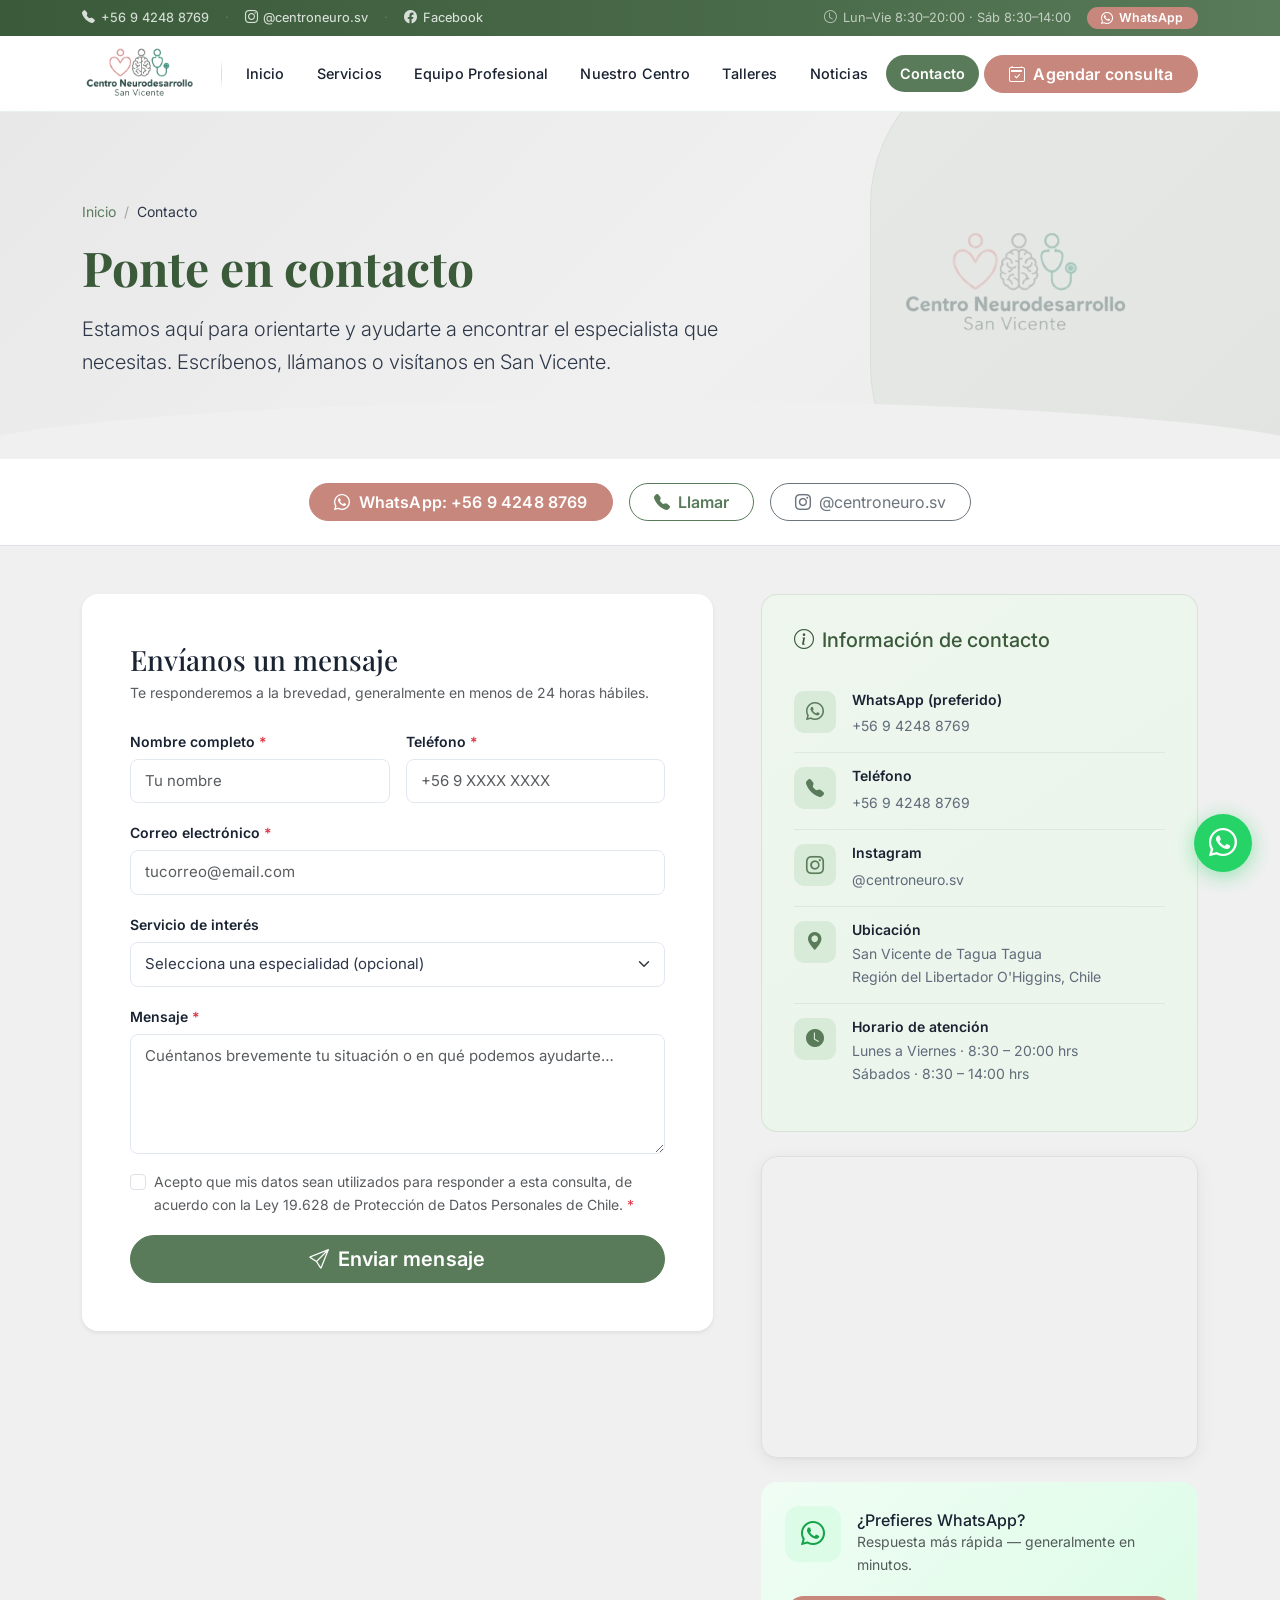
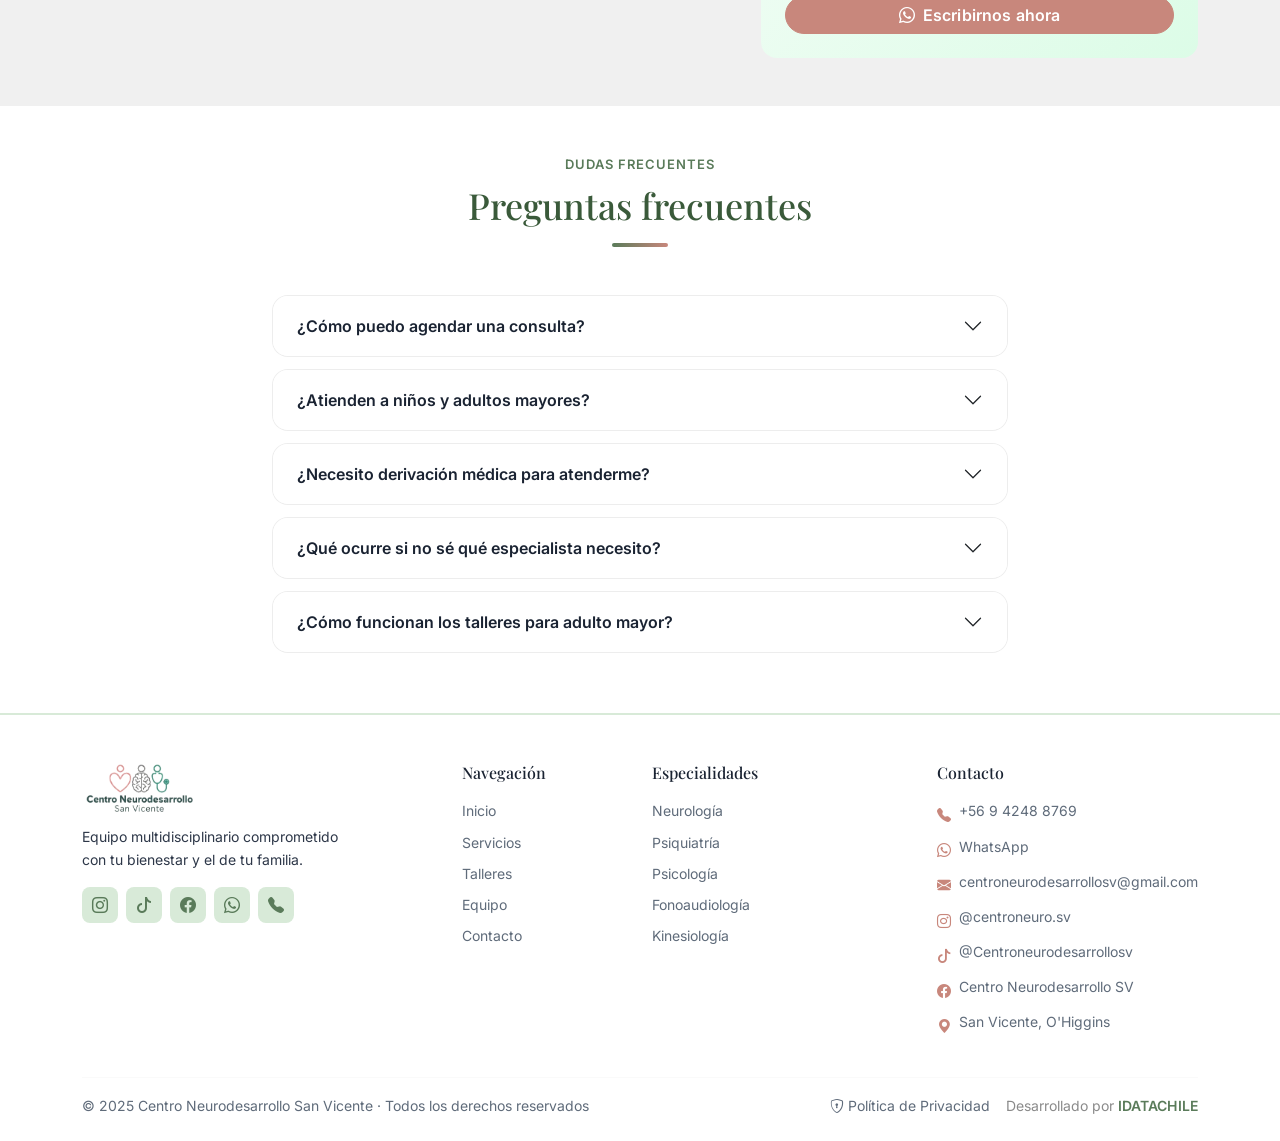
<file: contacto.html>
﻿<!DOCTYPE html>
<html lang="es-CL">
<head>
  <meta charset="UTF-8">
  <meta name="viewport" content="width=device-width, initial-scale=1.0">
  <title>Contacto y Horarios | Agendar Consulta en San Vicente | Centro Neurodesarrollo</title>
  <meta name="description" content="Agenda tu consulta en Centro Neurodesarrollo San Vicente. Teléfono: +56 9 4248 8769 · WhatsApp disponible · Lunes a Viernes 9:00–18:00. Ubicados en San Vicente de Tagua Tagua, Región O'Higgins.">
  <meta name="keywords" content="contacto centro neurodesarrollo San Vicente, agendar consulta San Vicente, consulta neurología San Vicente, consulta psicología San Vicente, consulta psiquiatría San Vicente, teléfono centro salud San Vicente, horarios atención San Vicente, San Vicente de Tagua Tagua, O'Higgins">
  <link rel="canonical" href="https://centroneurodesarrollosv.cl/contacto.html">
  <meta property="og:type" content="website">
  <meta property="og:locale" content="es_CL">
  <meta property="og:title" content="Contacto y Horarios | Agendar Consulta en San Vicente | Centro Neurodesarrollo">
  <meta property="og:description" content="Agenda tu consulta en Centro Neurodesarrollo San Vicente. Teléfono: +56 9 4248 8769 · WhatsApp · Lunes a Viernes 9:00–18:00. San Vicente de Tagua Tagua.">
  <meta property="og:url" content="https://centroneurodesarrollosv.cl/contacto.html">
  <meta property="og:image" content="https://centroneurodesarrollosv.cl/assets/img/Logo.jpg">
  <meta property="og:site_name" content="Centro Neurodesarrollo San Vicente">
  <meta name="twitter:card" content="summary">
  <meta name="twitter:title" content="Contacto y Horarios | Centro Neurodesarrollo San Vicente">
  <meta name="twitter:description" content="Agenda tu consulta. Teléfono: +56 9 4248 8769 · WhatsApp · Lunes a Viernes 9:00–18:00. San Vicente de Tagua Tagua, O'Higgins.">
  <meta name="twitter:image" content="https://centroneurodesarrollosv.cl/assets/img/Logo.jpg">
  <meta name="geo.region" content="CL-LI">
  <meta name="geo.placename" content="San Vicente de Tagua Tagua, Región O'Higgins, Chile">
  <meta name="geo.position" content="-34.4382;-71.0875">
  <meta name="ICBM" content="-34.4382, -71.0875">
  <script type="application/ld+json">
  {
    "@context": "https://schema.org",
    "@type": ["LocalBusiness", "MedicalOrganization"],
    "name": "Centro Neurodesarrollo San Vicente",
    "url": "https://centroneurodesarrollosv.cl",
    "telephone": "+56942488769",
    "address": {"@type": "PostalAddress", "addressLocality": "San Vicente de Tagua Tagua", "addressRegion": "Región del Libertador General Bernardo O'Higgins", "addressCountry": "CL"},
    "geo": {"@type": "GeoCoordinates", "latitude": -34.4382, "longitude": -71.0875},
    "openingHoursSpecification": [{"@type": "OpeningHoursSpecification", "dayOfWeek": ["Monday","Tuesday","Wednesday","Thursday","Friday"], "opens": "08:30", "closes": "20:00"},{"@type": "OpeningHoursSpecification", "dayOfWeek": ["Saturday"], "opens": "08:30", "closes": "14:00"}],
    "contactPoint": [
      {"@type": "ContactPoint", "telephone": "+56942488769", "contactType": "customer service", "contactOption": "TollFree", "availableLanguage": "Spanish"},
      {"@type": "ContactPoint", "telephone": "+56942488769", "contactType": "reservations", "contactOption": "TollFree", "availableLanguage": "Spanish"}
    ],
    "sameAs": ["https://www.instagram.com/centroneuro.sv","https://www.tiktok.com/@centroneurodesarrollosv","https://www.facebook.com/profile.php?id=61574772495186"]
  }
  </script>
  <link rel="icon" type="image/x-icon" href="assets/img/favicon/favicon.ico">
  <link rel="icon" type="image/png" sizes="16x16" href="assets/img/favicon/favicon-16x16.png">
  <link rel="icon" type="image/png" sizes="32x32" href="assets/img/favicon/favicon-32x32.png">
  <link rel="icon" type="image/png" sizes="96x96" href="assets/img/favicon/favicon-96x96.png">
  <link rel="apple-touch-icon" href="assets/img/favicon/apple-touch-icon.png">
  <link rel="manifest" href="manifest.json">
  <link href="https://cdn.jsdelivr.net/npm/bootstrap@5.3.3/dist/css/bootstrap.min.css" rel="stylesheet" integrity="sha384-QWTKZyjpPEjISv5WaRU9OFeRpok6YctnYmDr5pNlyT2bRjXh0JMhjY6hW+ALEwIH" crossorigin="anonymous">
  <link rel="stylesheet" href="https://cdn.jsdelivr.net/npm/bootstrap-icons@1.11.3/font/bootstrap-icons.min.css">
  <link rel="preconnect" href="https://fonts.googleapis.com">
  <link rel="preconnect" href="https://fonts.gstatic.com" crossorigin>
  <link href="https://fonts.googleapis.com/css2?family=Inter:wght@400;500;600;700&family=Playfair+Display:wght@600;700&display=swap" rel="stylesheet">
  <link href="css/custom.css" rel="stylesheet">
</head>
<body>

<!-- NAVBAR -->
<div class="top-bar" id="topBar">
  <div class="container">
    <div class="d-flex justify-content-between align-items-center">
      <div class="d-flex align-items-center gap-3">
        <a href="tel:+56942488769" class="top-bar-link"><i class="bi bi-telephone-fill"></i>+56 9 4248 8769</a>
        <span class="top-bar-sep d-none d-sm-inline">·</span>
        <a href="https://www.instagram.com/centroneuro.sv" class="top-bar-link d-none d-sm-inline-flex" target="_blank" rel="noopener noreferrer"><i class="bi bi-instagram"></i>@centroneuro.sv</a>
        <span class="top-bar-sep d-none d-md-inline">·</span>
        <a href="https://www.facebook.com/profile.php?id=61574772495186" class="top-bar-link d-none d-md-inline-flex" target="_blank" rel="noopener noreferrer"><i class="bi bi-facebook"></i>Facebook</a>
      </div>
      <div class="d-flex align-items-center gap-3">
        <span class="top-bar-text d-none d-md-inline-flex"><i class="bi bi-clock"></i>Lun–Vie 8:30–20:00 · Sáb 8:30–14:00</span>
        <a href="https://wa.me/56942488769?text=Hola%2C%20quisiera%20agendar%20una%20consulta" class="top-bar-cta" target="_blank" rel="noopener noreferrer"><i class="bi bi-whatsapp"></i>WhatsApp</a>
      </div>
    </div>
  </div>
</div>
<nav class="navbar navbar-expand-lg navbar-light sticky-top" id="mainNav">
  <div class="container">
    <a class="navbar-brand py-1" href="index.html">
      <img src="assets/img/logo-transparent-original-canvas.png" alt="Centro Neurodesarrollo San Vicente" class="navbar-logo" width="297" height="144">
    </a>
    <div class="navbar-brand-divider d-none d-lg-flex align-items-center"></div>
    <button class="navbar-toggler border-0" type="button" data-bs-toggle="collapse" data-bs-target="#navMain" aria-controls="navMain" aria-expanded="false" aria-label="Abrir menú">
      <span class="navbar-toggler-icon"></span>
    </button>
    <div class="collapse navbar-collapse" id="navMain">
      <ul class="navbar-nav mx-auto gap-1 py-2 py-lg-0">
        <li class="nav-item"><a class="nav-link" href="index.html" data-page="index.html">Inicio</a></li>
        <li class="nav-item"><a class="nav-link" href="servicios.html" data-page="servicios.html">Servicios</a></li>
        <li class="nav-item"><a class="nav-link" href="equipo.html" data-page="equipo.html">Equipo Profesional</a></li>
        <li class="nav-item"><a class="nav-link" href="nuestro-centro.html" data-page="nuestro-centro.html">Nuestro Centro</a></li>
        <li class="nav-item"><a class="nav-link" href="talleres.html" data-page="talleres.html">Talleres</a></li>
        <li class="nav-item"><a class="nav-link" href="noticias.html" data-page="noticias.html">Noticias</a></li>
        <li class="nav-item"><a class="nav-link" href="contacto.html" data-page="contacto.html">Contacto</a></li>
      </ul>
      <a href="https://wa.me/56942488769?text=Hola%2C%20quisiera%20agendar%20una%20consulta"
         class="btn btn-accent rounded-pill px-4 mt-2 mt-lg-0" target="_blank" rel="noopener noreferrer">
        <i class="bi bi-calendar2-check me-2"></i>Agendar consulta
      </a>
    </div>
  </div>
</nav>

<!-- PAGE HERO -->
<section class="page-hero">
  <!-- Logo centrado en el circulo decorativo ::before -->
  <img src="assets/img/logo-transparent-original-canvas.png" alt=""
       aria-hidden="true"
       style="position:absolute;top:50%;right:12%;transform:translateY(-50%);
              width:clamp(140px,18vw,240px);height:auto;
              opacity:0.35;pointer-events:none;user-select:none;z-index:0;">
  <div class="container position-relative" style="z-index:1">
    <nav aria-label="breadcrumb">
      <ol class="breadcrumb">
        <li class="breadcrumb-item"><a href="index.html">Inicio</a></li>
        <li class="breadcrumb-item active">Contacto</li>
      </ol>
    </nav>
    <div class="row align-items-center g-4">
      <div class="col-lg-7">
        <h1 class="display-5 fw-bold mb-3">Ponte en contacto</h1>
        <p class="lead">
          Estamos aquí para orientarte y ayudarte a encontrar el especialista que necesitas. Escríbenos, llámanos o visítanos en San Vicente.
        </p>
      </div>

    </div>
  </div>
</section>

<!-- QUICK CONTACT CHIPS -->
<section class="py-4 bg-white border-bottom">
  <div class="container">
    <div class="d-flex flex-wrap justify-content-center gap-3">
      <a href="https://wa.me/56942488769?text=Hola%2C%20quisiera%20agendar%20una%20consulta"
         class="btn btn-accent rounded-pill px-4" target="_blank" rel="noopener noreferrer">
        <i class="bi bi-whatsapp me-2"></i>WhatsApp: +56 9 4248 8769
      </a>
      <a href="tel:+56942488769" class="btn btn-outline-primary rounded-pill px-4">
        <i class="bi bi-telephone-fill me-2"></i>Llamar
      </a>
      <a href="https://www.instagram.com/centroneuro.sv" class="btn btn-outline-secondary rounded-pill px-4" target="_blank" rel="noopener noreferrer">
        <i class="bi bi-instagram me-2"></i>@centroneuro.sv
      </a>
    </div>
  </div>
</section>

<!-- FORM + INFO -->
<section class="py-5">
  <div class="container">
    <div class="row g-5 align-items-start">

      <!-- FORM -->
      <div class="col-lg-7">
        <div class="card border-0 rounded-4 shadow-sm p-4 p-md-5 bg-white">
          <h3 class="font-heading mb-1">Envíanos un mensaje</h3>
          <p class="text-muted small mb-4">Te responderemos a la brevedad, generalmente en menos de 24 horas hábiles.</p>

          <!-- Alerta de éxito -->
          <div id="formSuccess" class="alert alert-success rounded-3 d-none" role="alert">
            <div class="d-flex align-items-center gap-2">
              <i class="bi bi-check-circle-fill fs-5"></i>
              <div>
                <strong>¡Mensaje enviado!</strong><br>
                <span class="small">Gracias por contactarnos. Te responderemos pronto. También puedes escribirnos por WhatsApp para una respuesta más rápida.</span>
              </div>
            </div>
          </div>
          <!-- Alerta de error -->
          <div id="formError" class="alert alert-danger rounded-3 d-none" role="alert">
            <i class="bi bi-exclamation-triangle-fill me-2"></i>
            Hubo un problema al enviar el mensaje. Por favor intenta nuevamente o contáctanos por WhatsApp.
          </div>

          <form id="contactForm" novalidate>
            <!-- Honeypot anti-spam: oculto para personas, visible para bots -->
            <div aria-hidden="true" style="display:none;position:absolute;left:-9999px;">
              <input type="text" name="_gotcha" tabindex="-1" autocomplete="off">
            </div>
            <div class="row g-3">
              <div class="col-sm-6">
                <label for="nombre" class="form-label">Nombre completo <span class="text-danger">*</span></label>
                <input type="text" class="form-control" id="nombre" name="nombre"
                       placeholder="Tu nombre" required minlength="3" autocomplete="name">
                <div class="invalid-feedback">Por favor ingresa tu nombre.</div>
              </div>
              <div class="col-sm-6">
                <label for="telefono" class="form-label">Teléfono <span class="text-danger">*</span></label>
                <input type="tel" class="form-control" id="telefono" name="telefono"
                       placeholder="+56 9 XXXX XXXX" required pattern="[\+\d\s\-]{7,15}"
                       autocomplete="tel">
                <div class="invalid-feedback">Ingresa un número de teléfono válido.</div>
              </div>
              <div class="col-12">
                <label for="email" class="form-label">Correo electrónico <span class="text-danger">*</span></label>
                <input type="email" class="form-control" id="email" name="email"
                       placeholder="tucorreo@email.com" required autocomplete="email">
                <div class="invalid-feedback">Ingresa un correo electrónico válido.</div>
              </div>
              <div class="col-12">
                <label for="servicio" class="form-label">Servicio de interés</label>
                <select class="form-select" id="servicio" name="servicio">
                  <option value="" selected>Selecciona una especialidad (opcional)</option>
                  <option value="neurologia">Neurología</option>
                  <option value="psiquiatria">Psiquiatría</option>
                  <option value="psicologia">Psicología</option>
                  <option value="nutricion">Nutricionista</option>
                  <option value="medicina">Medicina General</option>
                  <option value="psicopedagogia">Psicopedagogía</option>
                  <option value="fonoaudiologia">Fonoaudiología</option>
                  <option value="terapia-ocupacional">Terapia Ocupacional</option>
                  <option value="kinesiologia">Kinesiología</option>
                  <option value="curricula">Curriculista</option>
                  <option value="talleres">Talleres Adulto Mayor</option>
                  <option value="otro">Otro / No sé aún</option>
                </select>
              </div>
              <div class="col-12">
                <label for="mensaje" class="form-label">Mensaje <span class="text-danger">*</span></label>
                <textarea class="form-control" id="mensaje" name="mensaje" rows="4"
                          placeholder="Cuéntanos brevemente tu situación o en qué podemos ayudarte…" required minlength="10"></textarea>
                <div class="invalid-feedback">Por favor escribe un mensaje (mínimo 10 caracteres).</div>
              </div>
              <div class="col-12">
                <div class="form-check">
                  <input class="form-check-input" type="checkbox" id="consentimiento" name="consentimiento" required>
                  <label class="form-check-label small text-muted" for="consentimiento">
                    Acepto que mis datos sean utilizados para responder a esta consulta, de acuerdo con la Ley 19.628 de Protección de Datos Personales de Chile. <span class="text-danger">*</span>
                  </label>
                  <div class="invalid-feedback">Debes aceptar el uso de tus datos para enviar el formulario.</div>
                </div>
              </div>
              <div class="col-12">
                <button type="submit" class="btn btn-primary btn-lg rounded-pill px-5 w-100 w-sm-auto" id="submitBtn">
                  <i class="bi bi-send me-2"></i>Enviar mensaje
                </button>
              </div>
            </div>
          </form>
        </div>
      </div>

      <!-- INFO + MAP -->
      <div class="col-lg-5">
        <!-- Info Card -->
        <div class="contact-info-card mb-4">
          <h5><i class="bi bi-info-circle me-2"></i>Información de contacto</h5>
          <div class="contact-info-item">
            <div class="ci-icon"><i class="bi bi-whatsapp"></i></div>
            <div>
              <h6>WhatsApp (preferido)</h6>
              <a href="https://wa.me/56942488769?text=Hola%2C%20quisiera%20agendar%20una%20consulta" target="_blank" rel="noopener noreferrer">+56 9 4248 8769</a>
            </div>
          </div>
          <div class="contact-info-item">
            <div class="ci-icon"><i class="bi bi-telephone-fill"></i></div>
            <div>
              <h6>Teléfono</h6>
              <a href="tel:+56942488769">+56 9 4248 8769</a>
            </div>
          </div>
          <div class="contact-info-item">
            <div class="ci-icon"><i class="bi bi-instagram"></i></div>
            <div>
              <h6>Instagram</h6>
              <a href="https://www.instagram.com/centroneuro.sv" target="_blank" rel="noopener noreferrer">@centroneuro.sv</a>
            </div>
          </div>
          <div class="contact-info-item">
            <div class="ci-icon"><i class="bi bi-geo-alt-fill"></i></div>
            <div>
              <h6>Ubicación</h6>
              <p>San Vicente de Tagua Tagua<br>Región del Libertador O'Higgins, Chile</p>
            </div>
          </div>
          <div class="contact-info-item">
            <div class="ci-icon"><i class="bi bi-clock-fill"></i></div>
            <div>
              <h6>Horario de atención</h6>
              <p>Lunes a Viernes · 8:30 – 20:00 hrs<br>Sábados · 8:30 – 14:00 hrs</p>
            </div>
          </div>
        </div>

        <!-- Map -->
        <div class="map-wrapper mb-4">
          <iframe
            title="Ubicación Centro Neurodesarrollo San Vicente"
            src="https://maps.google.com/maps?q=Centro+Neurodesarrollo+San+Vicente+de+Tagua+Tagua&t=&z=15&ie=UTF8&iwloc=&output=embed"
            allowfullscreen
            loading="lazy"
            referrerpolicy="no-referrer-when-downgrade">
          </iframe>
        </div>

        <!-- WhatsApp direct -->
        <div class="card border-0 rounded-4 p-4" style="background:linear-gradient(135deg,#f0fdf4,#dcfce7)">
          <div class="d-flex align-items-center gap-3 mb-3">
            <div class="service-icon green flex-shrink-0"><i class="bi bi-whatsapp"></i></div>
            <div>
              <h6 class="mb-0">¿Prefieres WhatsApp?</h6>
              <p class="text-muted small mb-0">Respuesta más rápida — generalmente en minutos.</p>
            </div>
          </div>
          <a href="https://wa.me/56942488769?text=Hola%2C%20quisiera%20agendar%20una%20consulta"
             class="btn btn-accent rounded-pill px-4 w-100" target="_blank" rel="noopener noreferrer">
            <i class="bi bi-whatsapp me-2"></i>Escribirnos ahora
          </a>
        </div>
      </div>

    </div>
  </div>
</section>

<!-- PREGUNTAS FRECUENTES -->
<section class="py-5 bg-white">
  <div class="container">
    <div class="row justify-content-center">
      <div class="col-lg-8">
        <div class="text-center mb-5">
          <p class="section-label mb-2">Dudas frecuentes</p>
          <h2 class="section-title">Preguntas frecuentes</h2>
          <div class="section-divider"></div>
        </div>
        <div class="accordion accordion-flush" id="faqAccordion">
          <div class="accordion-item">
            <h2 class="accordion-header">
              <button class="accordion-button collapsed" type="button" data-faq-target="faq1">
                ¿Cómo puedo agendar una consulta?
              </button>
            </h2>
            <div id="faq1" class="accordion-collapse" style="display:none">
              <div class="accordion-body text-muted">
                La forma más rápida es escribirnos por WhatsApp al <strong>+56 9 4248 8769</strong>. También puedes completar el formulario de esta página y te contactaremos a la brevedad, o llamarnos directamente en horario de atención.
              </div>
            </div>
          </div>
          <div class="accordion-item">
            <h2 class="accordion-header">
              <button class="accordion-button collapsed" type="button" data-faq-target="faq2">
                ¿Atienden a niños y adultos mayores?
              </button>
            </h2>
            <div id="faq2" class="accordion-collapse" style="display:none">
              <div class="accordion-body text-muted">
                Sí. Atendemos a personas de todas las edades: bebés, niños, adolescentes, adultos y adultos mayores. Contamos además con talleres especiales de kinesiología diseñados específicamente para el adulto mayor.
              </div>
            </div>
          </div>
          <div class="accordion-item">
            <h2 class="accordion-header">
              <button class="accordion-button collapsed" type="button" data-faq-target="faq3">
                ¿Necesito derivación médica para atenderme?
              </button>
            </h2>
            <div id="faq3" class="accordion-collapse" style="display:none">
              <div class="accordion-body text-muted">
                No necesariamente. Puedes consultar directamente con cualquiera de nuestros especialistas. Si tu seguro de salud requiere una derivación para reembolso, te recomendamos verificarlo previamente con tu Isapre o Fonasa.
              </div>
            </div>
          </div>
          <div class="accordion-item">
            <h2 class="accordion-header">
              <button class="accordion-button collapsed" type="button" data-faq-target="faq4">
                ¿Qué ocurre si no sé qué especialista necesito?
              </button>
            </h2>
            <div id="faq4" class="accordion-collapse" style="display:none">
              <div class="accordion-body text-muted">
                ¡Escríbenos igual! Cuéntanos tu situación o la de tu familiar y te orientamos hacia el especialista más indicado. Podemos comenzar con una consulta de medicina general para una evaluación inicial.
              </div>
            </div>
          </div>
          <div class="accordion-item">
            <h2 class="accordion-header">
              <button class="accordion-button collapsed" type="button" data-faq-target="faq5">
                ¿Cómo funcionan los talleres para adulto mayor?
              </button>
            </h2>
            <div id="faq5" class="accordion-collapse" style="display:none">
              <div class="accordion-body text-muted">
                Son sesiones grupales de kinesiología supervisadas por profesionales, diseñadas para personas con artritis, fibromialgia u otras condiciones. Antes de comenzar realizamos una breve evaluación individual. <a href="talleres.html" class="text-primary">Ver más sobre los talleres</a>.
              </div>
            </div>
          </div>
        </div>
        <script>
        (function(){
          var btns = document.querySelectorAll('[data-faq-target]');
          btns.forEach(function(btn){
            btn.addEventListener('click', function(){
              var targetId = this.getAttribute('data-faq-target');
              var panel = document.getElementById(targetId);
              var isOpen = panel.style.display === 'block';
              // Cerrar todos
              document.querySelectorAll('#faqAccordion .accordion-collapse').forEach(function(p){ p.style.display='none'; });
              btns.forEach(function(b){ b.classList.add('collapsed'); });
              // Abrir el clickeado si estaba cerrado
              if(!isOpen){ panel.style.display='block'; this.classList.remove('collapsed'); }
            });
          });
        })();
        </script>
      </div>
    </div>
  </div>
</section>

<!-- FOOTER -->
<footer class="footer-dark pt-5 pb-4">
  <div class="container">
    <div class="row g-4">
      <div class="col-lg-4 col-md-12">
        <div class="footer-logo-wrap mb-2">
          <img src="assets/img/logo-transparent-original-canvas.png" alt="Centro Neurodesarrollo San Vicente" class="footer-logo" width="297" height="144">
        </div>
        <p class="small mb-3" style="max-width:280px">Equipo multidisciplinario comprometido con tu bienestar y el de tu familia.</p>
        <div class="footer-social d-flex gap-2">
          <a href="https://www.instagram.com/centroneuro.sv" target="_blank" rel="noopener noreferrer" aria-label="Instagram"><i class="bi bi-instagram"></i></a>
          <a href="https://www.tiktok.com/@centroneurodesarrollosv" target="_blank" rel="noopener noreferrer" aria-label="TikTok"><i class="bi bi-tiktok"></i></a>
          <a href="https://www.facebook.com/profile.php?id=61574772495186" target="_blank" rel="noopener noreferrer" aria-label="Facebook"><i class="bi bi-facebook"></i></a>
          <a href="https://wa.me/56942488769" target="_blank" rel="noopener noreferrer" aria-label="WhatsApp"><i class="bi bi-whatsapp"></i></a>
          <a href="tel:+56942488769" aria-label="Teléfono"><i class="bi bi-telephone-fill"></i></a>
        </div>
      </div>
      <div class="col-lg-2 col-sm-4">
        <h6 class="mb-3">Navegación</h6>
        <ul class="list-unstyled small">
          <li class="mb-2"><a href="index.html">Inicio</a></li>
          <li class="mb-2"><a href="servicios.html">Servicios</a></li>
          <li class="mb-2"><a href="talleres.html">Talleres</a></li>
          <li class="mb-2"><a href="equipo.html">Equipo</a></li>
          <li class="mb-2"><a href="contacto.html">Contacto</a></li>
        </ul>
      </div>
      <div class="col-lg-3 col-sm-4">
        <h6 class="mb-3">Especialidades</h6>
        <ul class="list-unstyled small">
          <li class="mb-2"><a href="servicios.html">Neurología</a></li>
          <li class="mb-2"><a href="servicios.html">Psiquiatría</a></li>
          <li class="mb-2"><a href="servicios.html">Psicología</a></li>
          <li class="mb-2"><a href="servicios.html">Fonoaudiología</a></li>
          <li class="mb-2"><a href="servicios.html">Kinesiología</a></li>
        </ul>
      </div>
      <div class="col-lg-3 col-sm-4">
        <h6 class="mb-3">Contacto</h6>
        <ul class="list-unstyled small">
          <li class="mb-2 d-flex gap-2"><i class="bi bi-telephone-fill text-accent mt-1 flex-shrink-0"></i><a href="tel:+56942488769">+56 9 4248 8769</a></li>
          <li class="mb-2 d-flex gap-2"><i class="bi bi-whatsapp text-accent mt-1 flex-shrink-0"></i><a href="https://wa.me/56942488769" target="_blank" rel="noopener noreferrer">WhatsApp</a></li>
          <li class="mb-2 d-flex gap-2"><i class="bi bi-envelope-fill text-accent mt-1 flex-shrink-0"></i><a href="mailto:centroneurodesarrollosv@gmail.com">centroneurodesarrollosv@gmail.com</a></li>
          <li class="mb-2 d-flex gap-2"><i class="bi bi-instagram text-accent mt-1 flex-shrink-0"></i><a href="https://www.instagram.com/centroneuro.sv" target="_blank" rel="noopener noreferrer">@centroneuro.sv</a></li>
          <li class="mb-2 d-flex gap-2"><i class="bi bi-tiktok text-accent mt-1 flex-shrink-0"></i><a href="https://www.tiktok.com/@centroneurodesarrollosv" target="_blank" rel="noopener noreferrer">@Centroneurodesarrollosv</a></li>
          <li class="mb-2 d-flex gap-2"><i class="bi bi-facebook text-accent mt-1 flex-shrink-0"></i><a href="https://www.facebook.com/profile.php?id=61574772495186" target="_blank" rel="noopener noreferrer">Centro Neurodesarrollo SV</a></li>
          <li class="mb-2 d-flex gap-2"><i class="bi bi-geo-alt-fill text-accent mt-1 flex-shrink-0"></i><span style="color:var(--color-text-light)">San Vicente, O'Higgins</span></li>
        </ul>
      </div>
    </div>
    <hr class="mt-4 mb-3" style="border-color:rgba(0,0,0,.08)">
    <div class="d-flex flex-wrap justify-content-between align-items-center gap-2">
      <p class="small mb-0" style="color:var(--color-text-light)">© 2025 Centro Neurodesarrollo San Vicente · Todos los derechos reservados</p>
      <div class="d-flex flex-wrap gap-3 align-items-center">
        <a href="privacidad.html" class="small text-decoration-none" style="color:var(--color-text-light)"><i class="bi bi-shield-lock me-1"></i>Política de Privacidad</a>
        <p class="small mb-0" style="color:var(--color-neutral)">Desarrollado por <a href="https://www.idatachile.com" target="_blank" rel="noopener noreferrer" style="color:var(--color-primary);font-weight:600;text-decoration:none;letter-spacing:.01em;transition:opacity .2s;" onmouseover="this.style.opacity='0.7'" onmouseout="this.style.opacity='1'">IDATACHILE</a></p>
      </div>
    </div>
  </div>
</footer>

<a href="https://wa.me/56942488769?text=Hola%2C%20quisiera%20agendar%20una%20consulta"
   class="whatsapp-fab" target="_blank" rel="noopener noreferrer" aria-label="Contactar por WhatsApp">
  <i class="bi bi-whatsapp"></i>
</a>

<script src="https://cdn.jsdelivr.net/npm/bootstrap@5.3.3/dist/js/bootstrap.bundle.min.js" integrity="sha384-YvpcrYf0tY3lHB60NNkmXc4s9bIOgUxi8T/jzmJHD0enk1f8r0+86C18cC+a7N6" crossorigin="anonymous"></script>
<script src="js/main.js"></script>
</body>
</html>
</file>
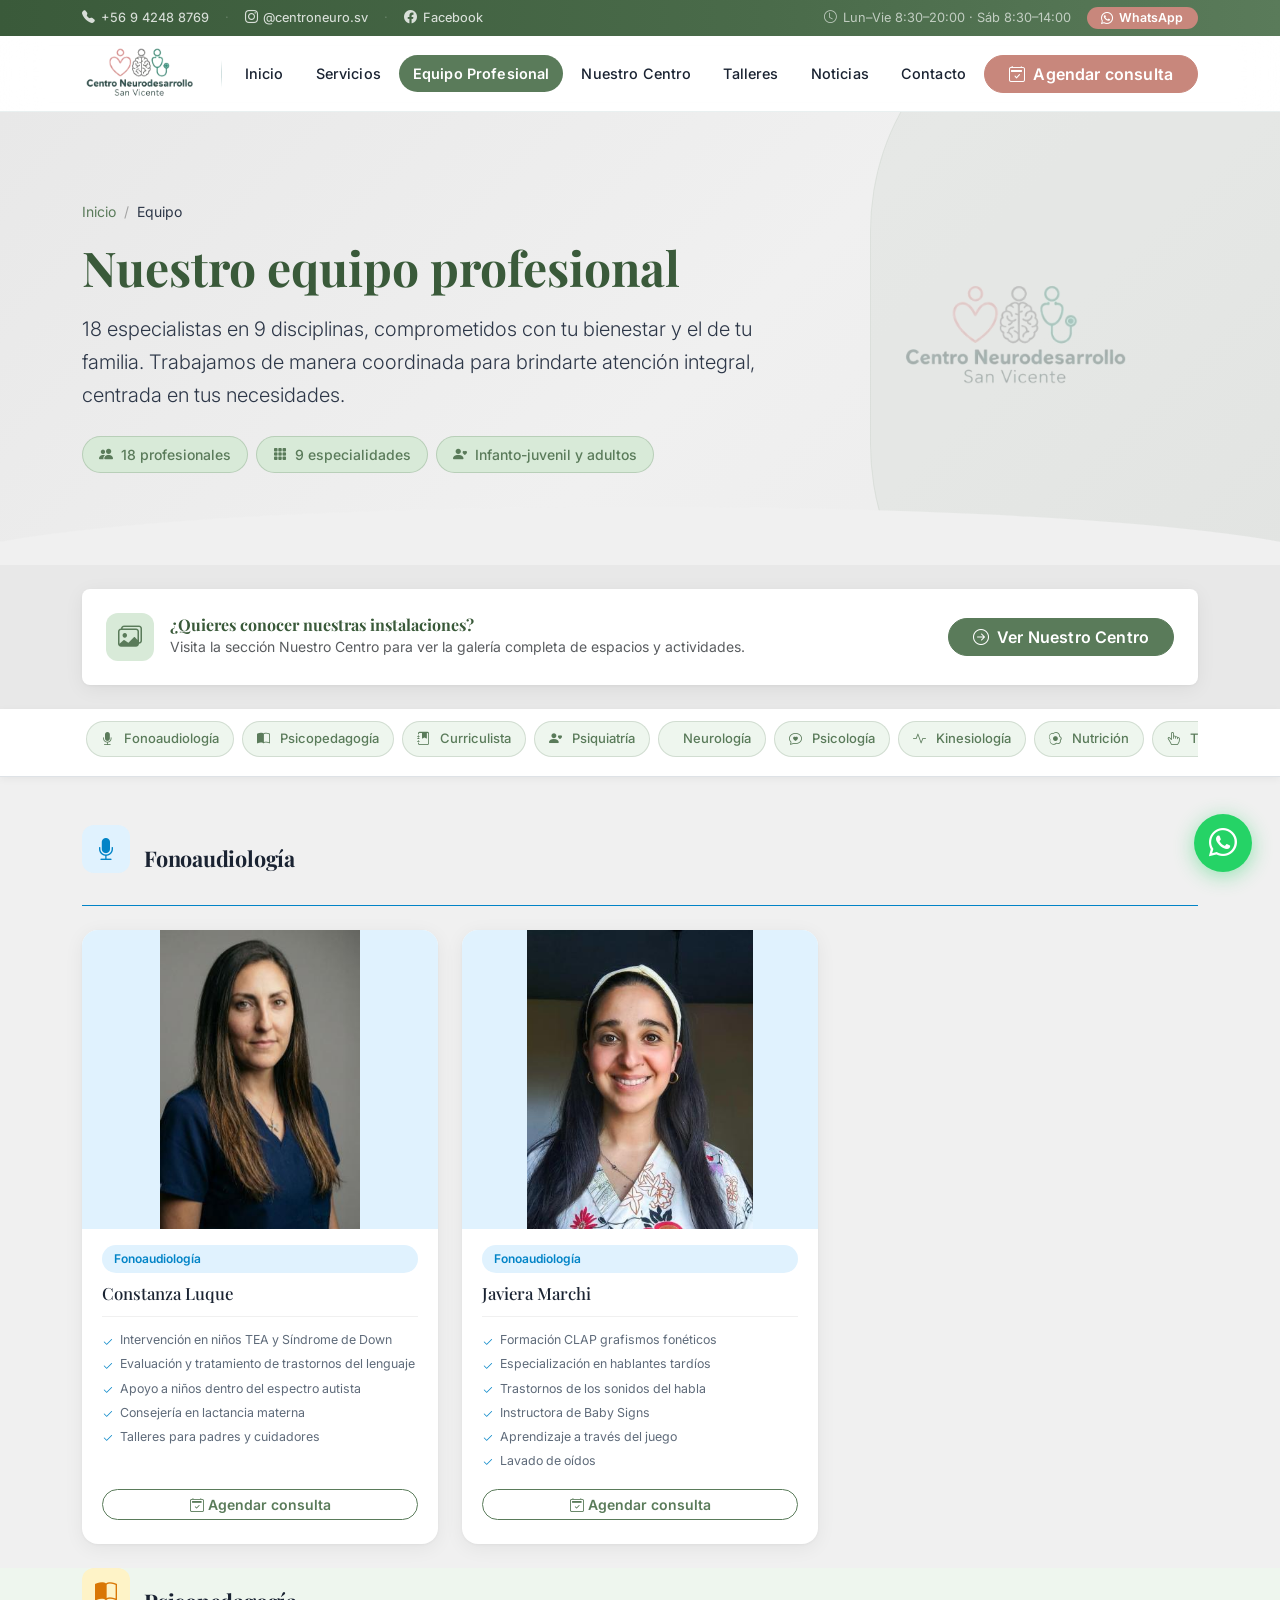
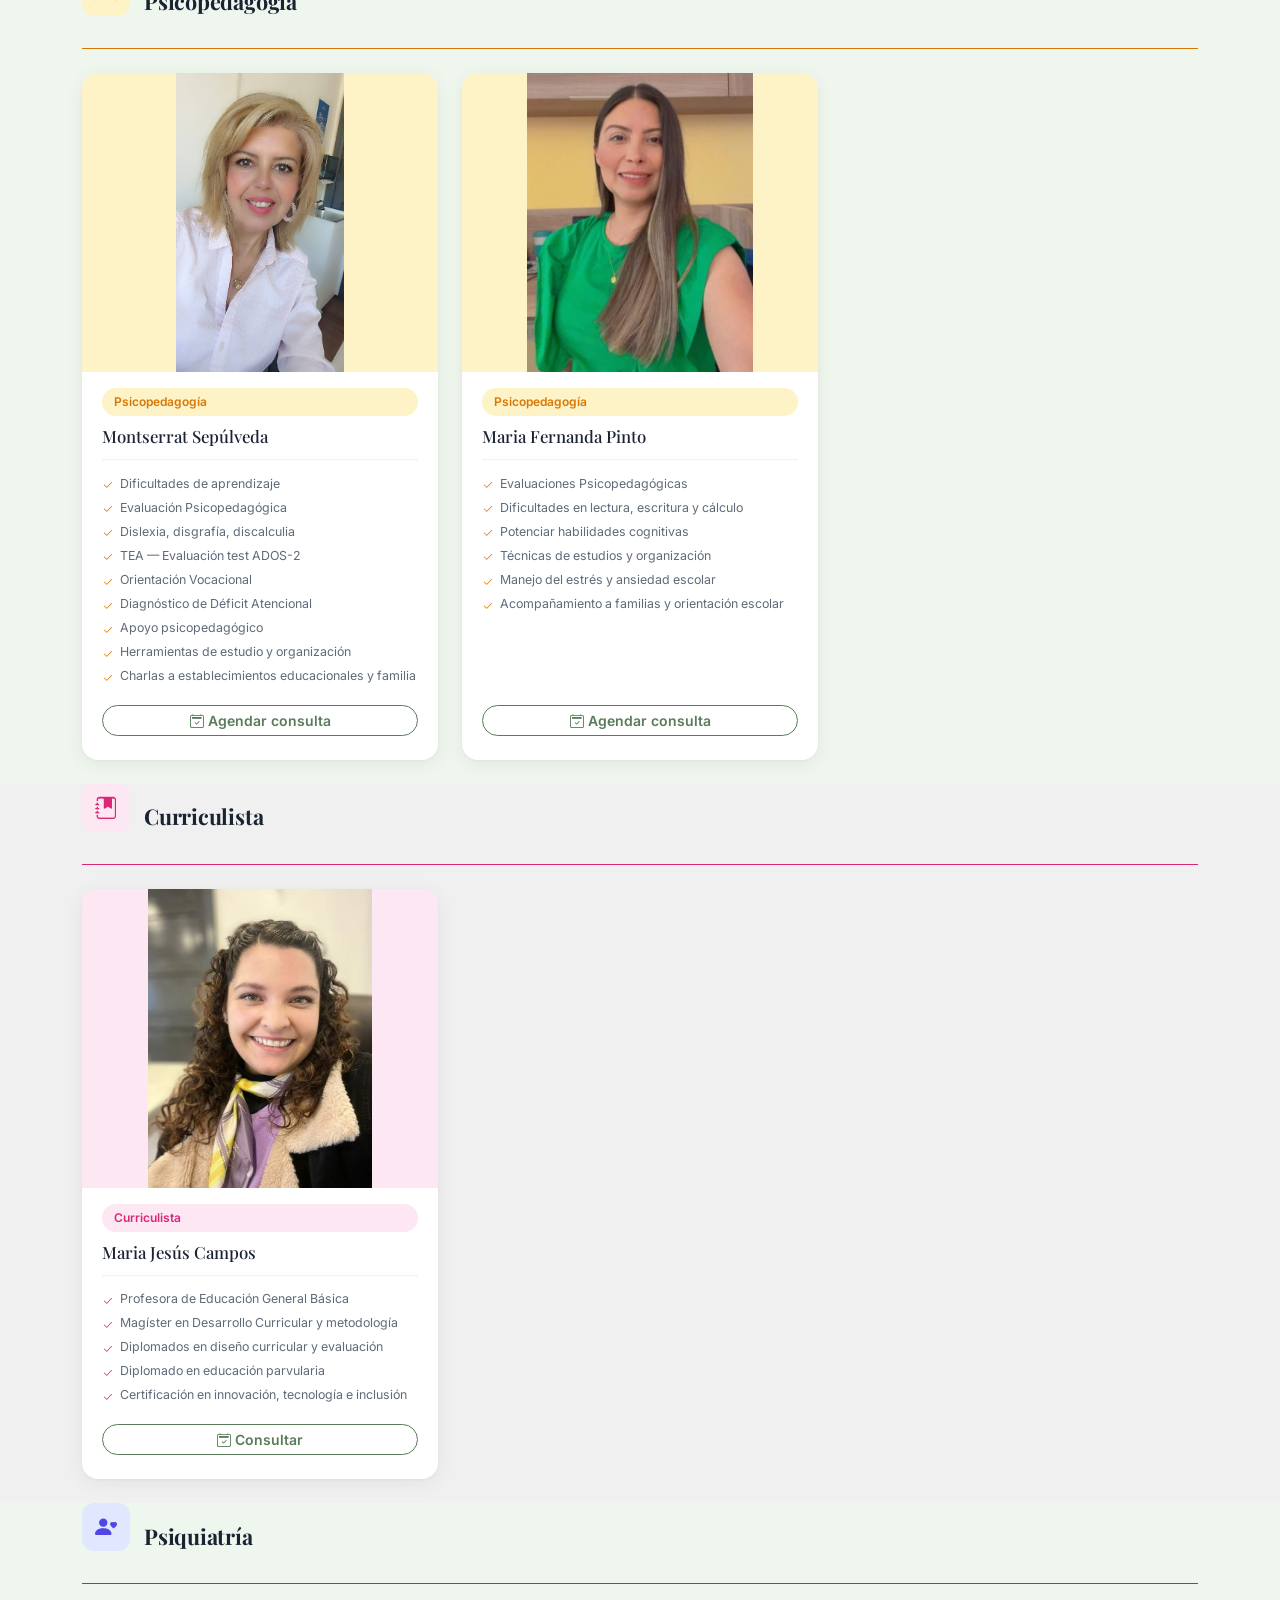
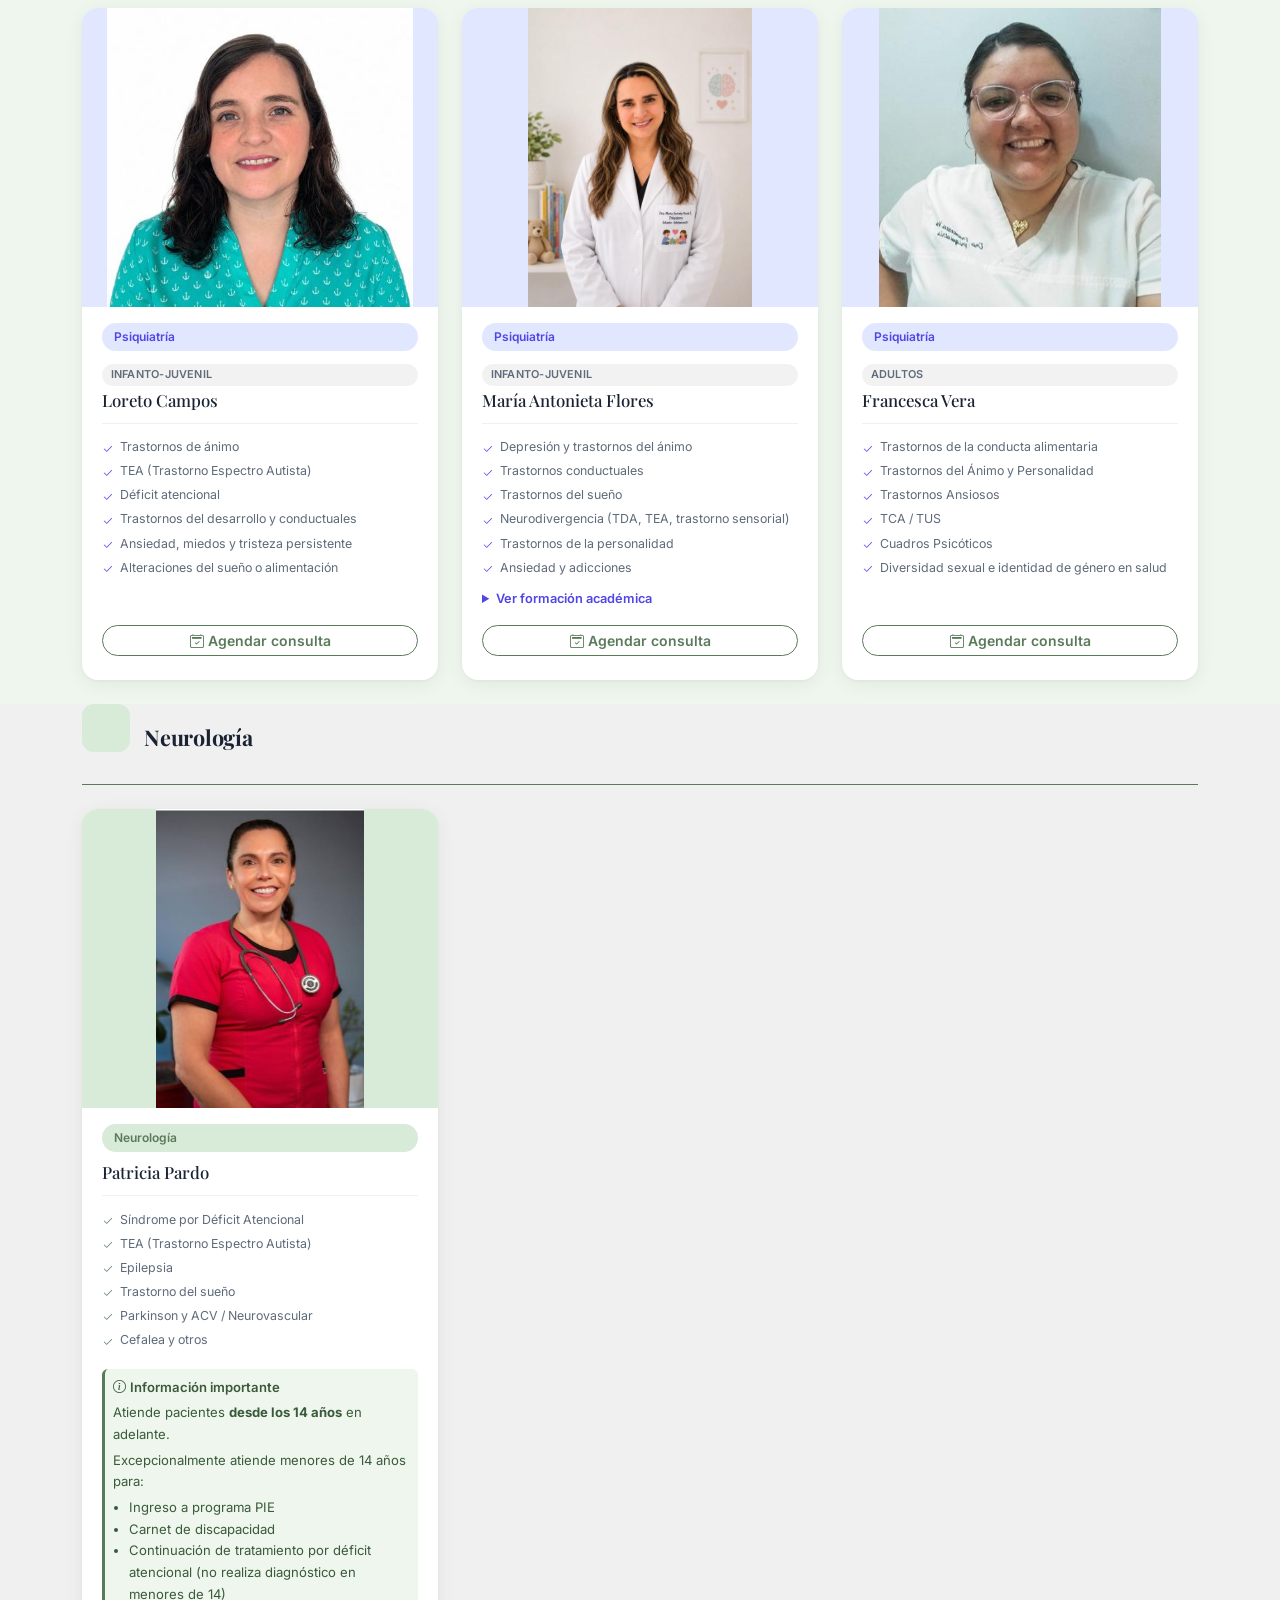
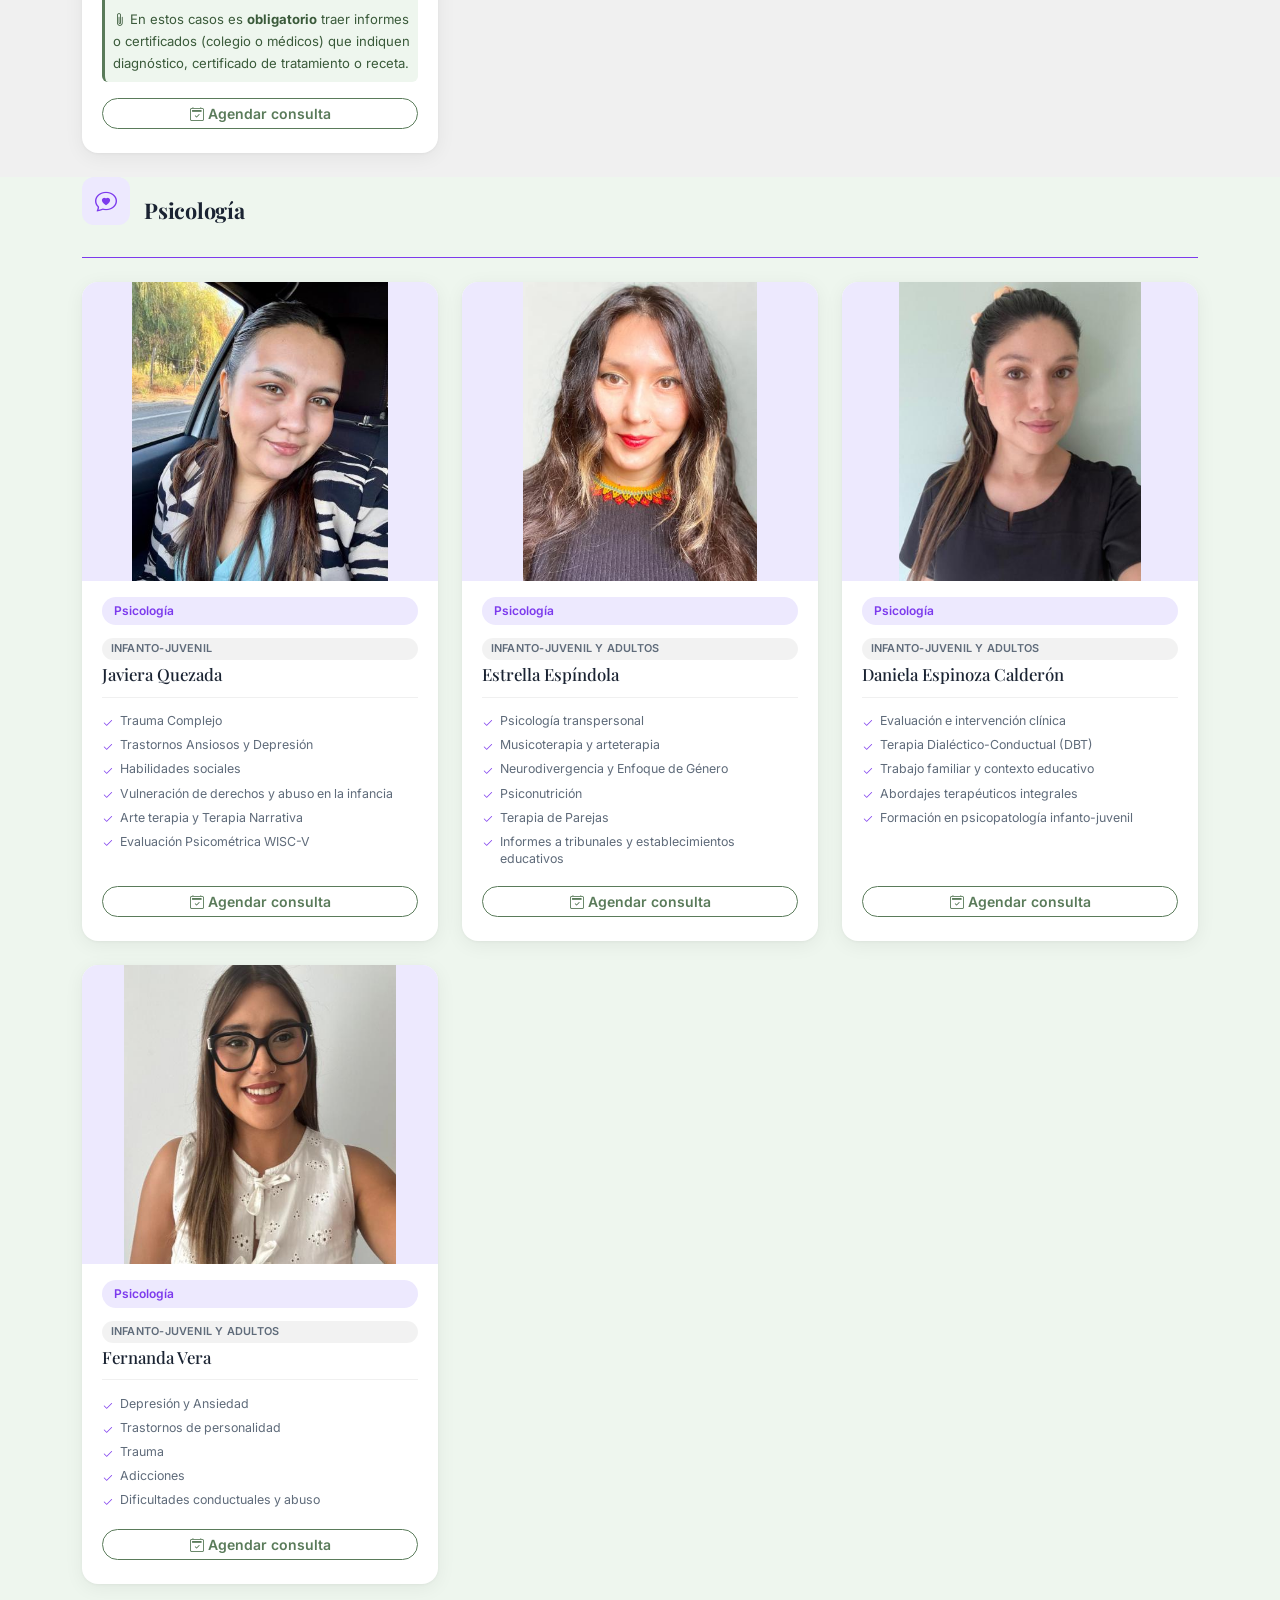
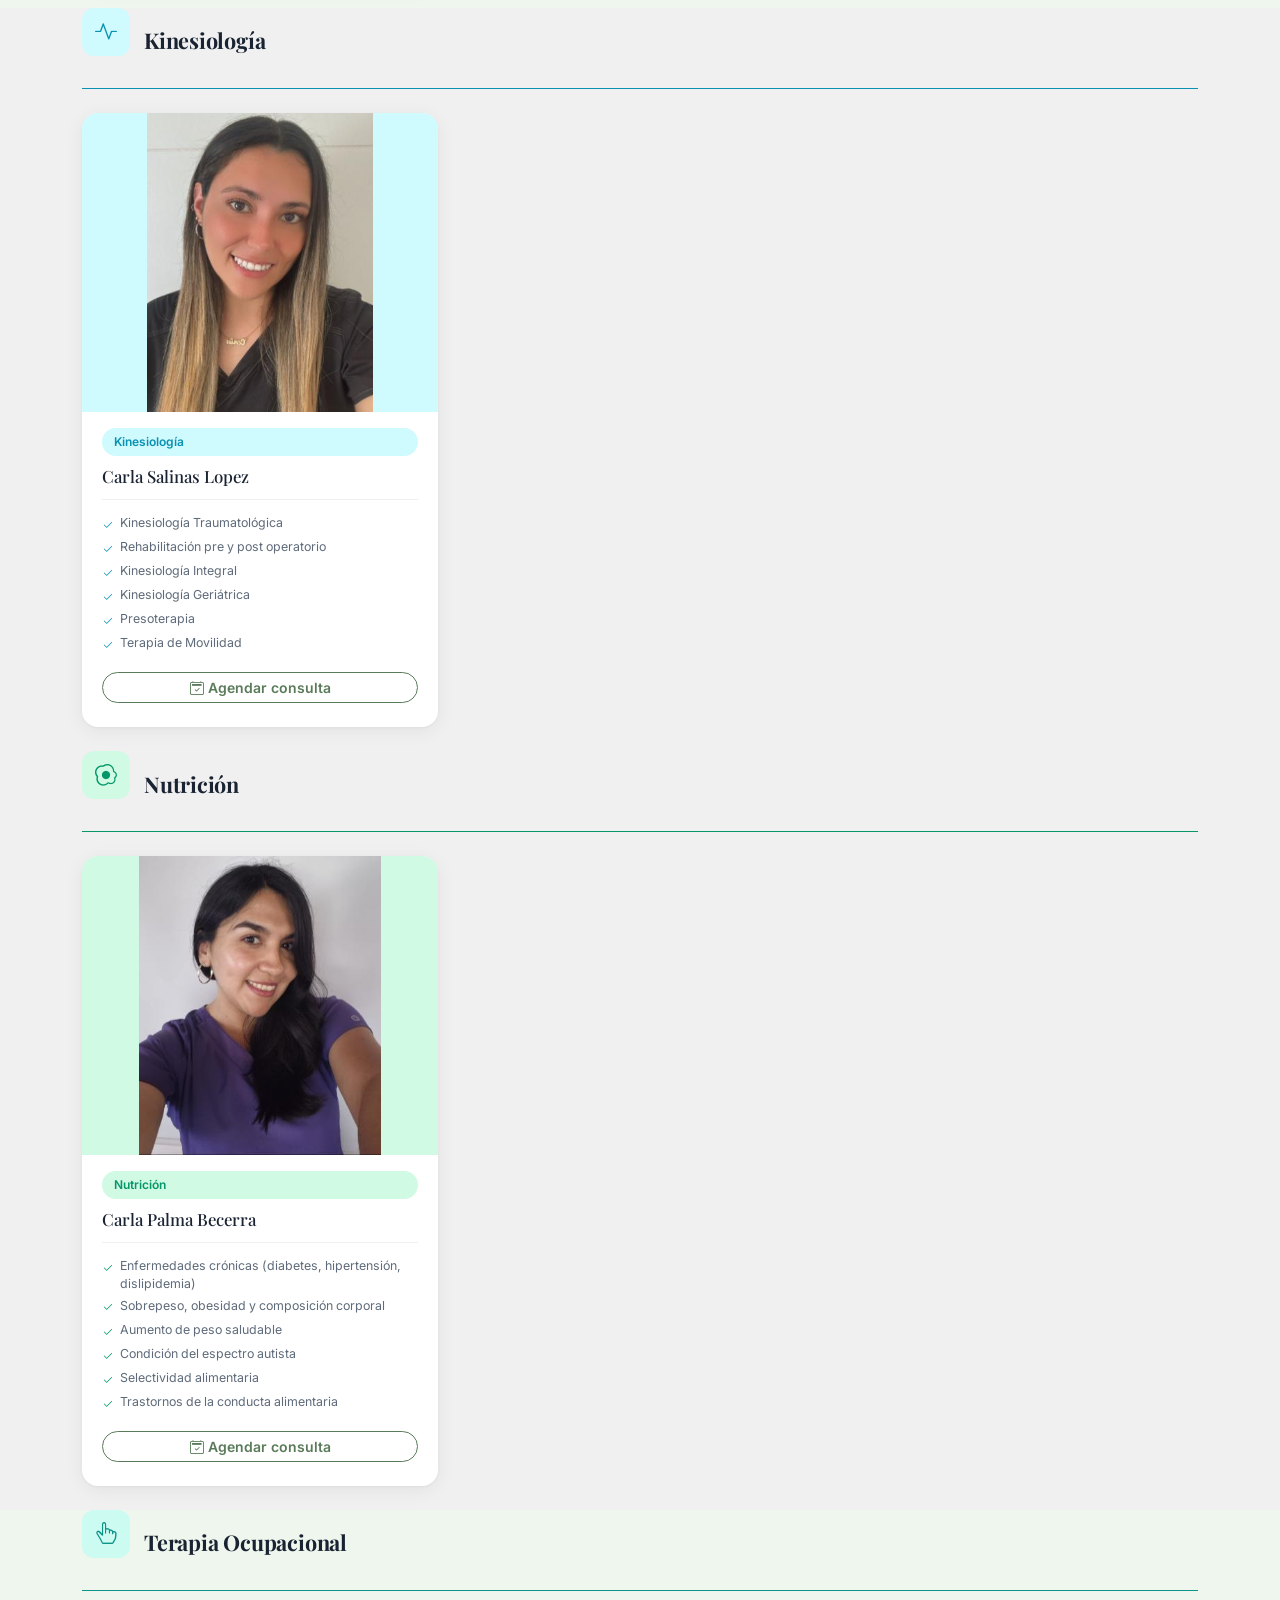
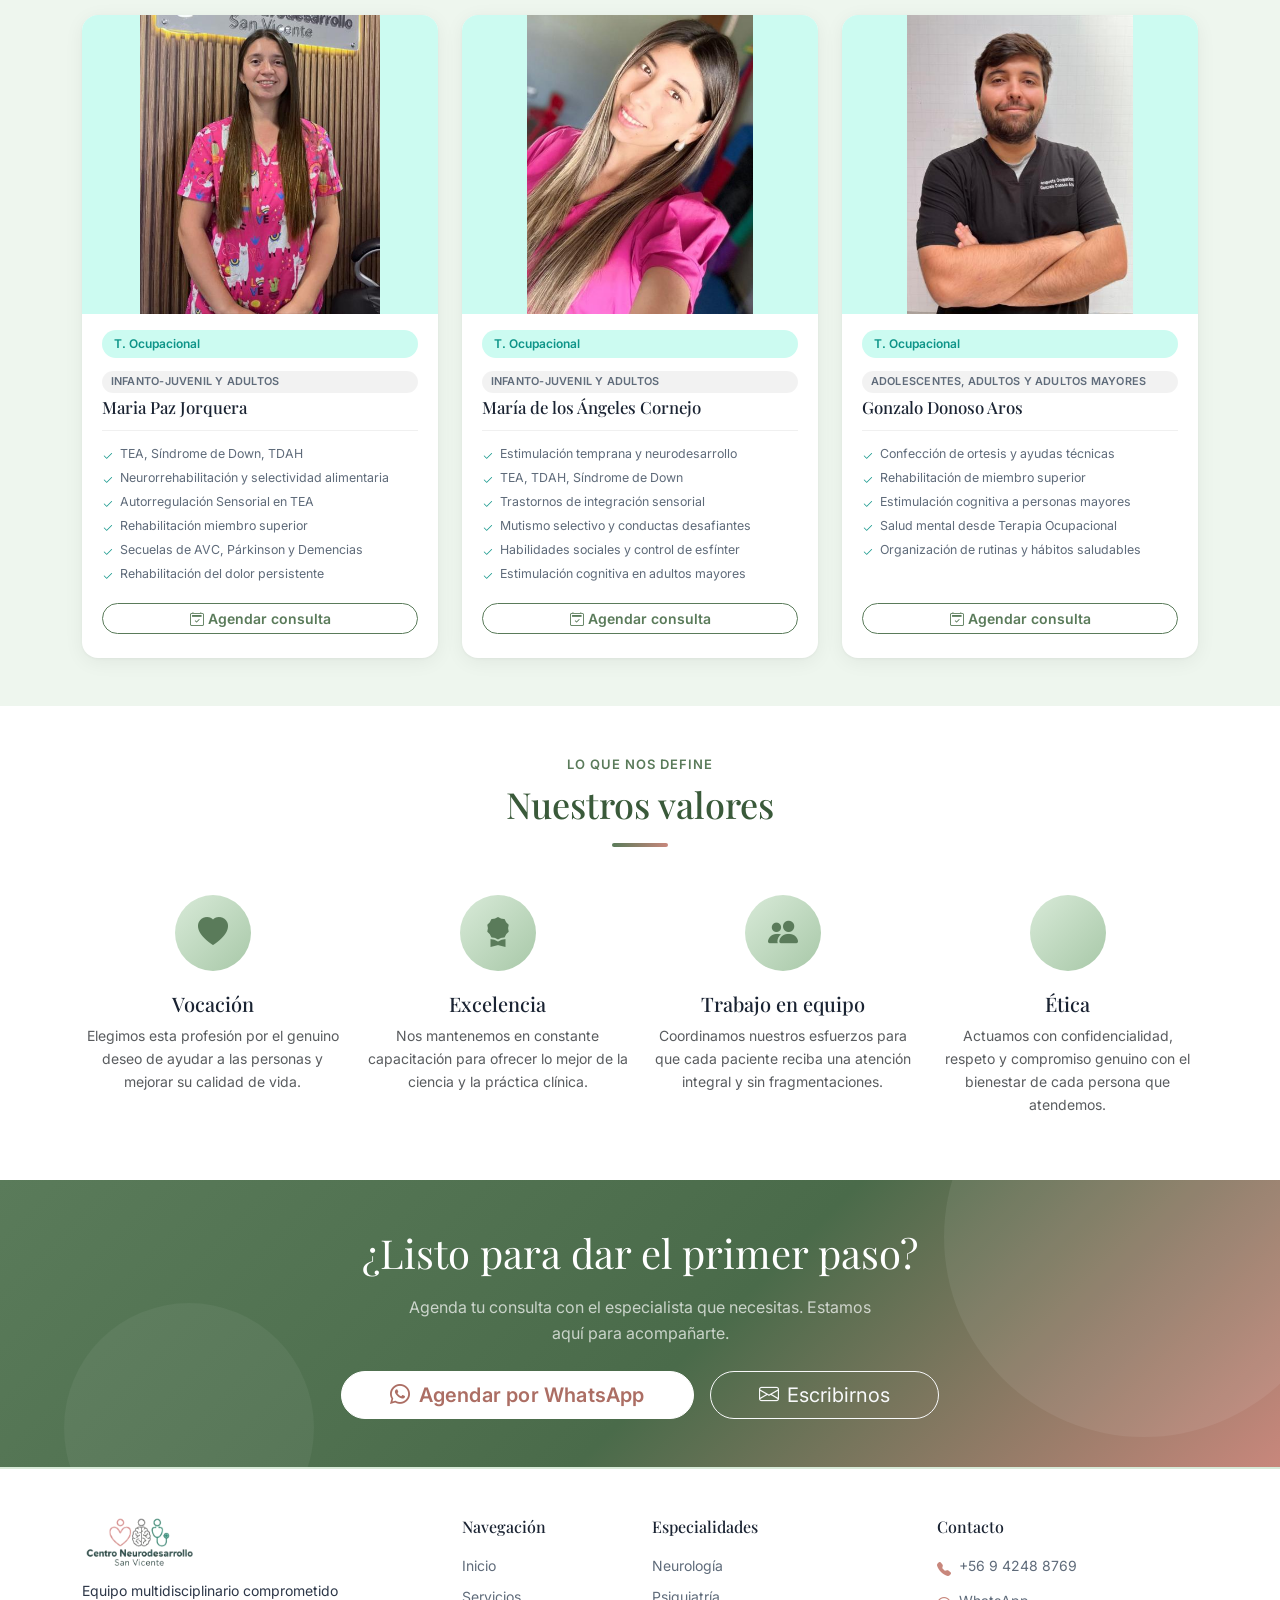
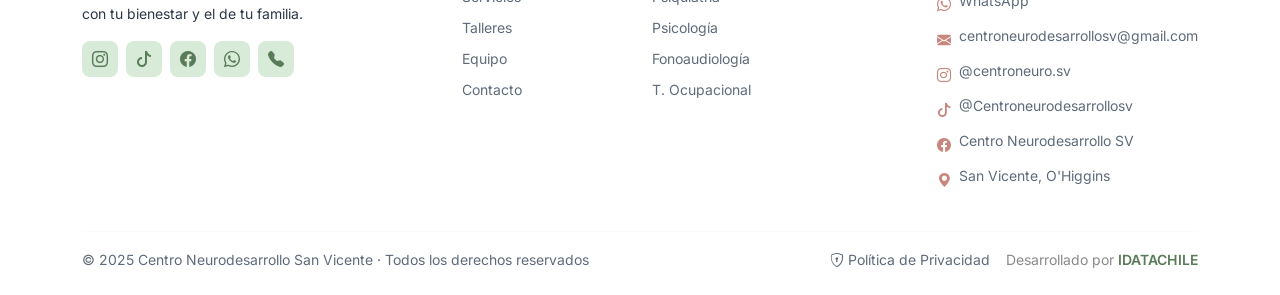
<file: equipo.html>
﻿<!DOCTYPE html>
<html lang="es-CL">
<head>
  <meta charset="UTF-8">
  <meta name="viewport" content="width=device-width, initial-scale=1.0">
  <title>Equipo de Salud en San Vicente | 18 Especialistas | Centro Neurodesarrollo</title>
  <meta name="description" content="Conoce a los 18 profesionales del Centro Neurodesarrollo San Vicente: neuróloga Patricia Pardo, psiquiatras, psicólogas, fonoaudiólogas, terapeutas ocupacionales, kinesióloga y nutricionista. Equipo certificado en San Vicente de Tagua Tagua.">
  <meta name="keywords" content="neuróloga San Vicente, psiquiatra San Vicente, psicólogo San Vicente, fonoaudiólogo San Vicente, kinesiólogo San Vicente, terapeuta ocupacional San Vicente, nutricionista San Vicente, psicopedagogo San Vicente, equipo de salud San Vicente, profesionales de salud O'Higgins, Patricia Pardo neurología, Loreto Campos psiquiatría, Constanza Luque fonoaudiología, San Vicente de Tagua Tagua">
  <link rel="canonical" href="https://centroneurodesarrollosv.cl/equipo.html">
  <meta property="og:type" content="website">
  <meta property="og:locale" content="es_CL">
  <meta property="og:title" content="Equipo de Salud en San Vicente | 18 Especialistas | Centro Neurodesarrollo">
  <meta property="og:description" content="18 profesionales certificados en San Vicente de Tagua Tagua: Neurología, Psiquiatría, Psicología, Fonoaudiología, Kinesiología, Terapia Ocupacional, Psicopedagogía y Nutrición.">
  <meta property="og:url" content="https://centroneurodesarrollosv.cl/equipo.html">
  <meta property="og:image" content="https://centroneurodesarrollosv.cl/assets/img/Logo.jpg">
  <meta property="og:site_name" content="Centro Neurodesarrollo San Vicente">
  <meta name="twitter:card" content="summary">
  <meta name="twitter:title" content="Equipo de Salud en San Vicente | 18 Especialistas | Centro Neurodesarrollo">
  <meta name="twitter:description" content="18 profesionales certificados en San Vicente: Neurología, Psiquiatría, Psicología, Fonoaudiología, Kinesiología, Terapia Ocupacional y más.">
  <meta name="twitter:image" content="https://centroneurodesarrollosv.cl/assets/img/Logo.jpg">
  <meta name="geo.region" content="CL-LI">
  <meta name="geo.placename" content="San Vicente de Tagua Tagua, Región O'Higgins, Chile">
  <meta name="geo.position" content="-34.4382;-71.0875">
  <meta name="ICBM" content="-34.4382, -71.0875">
  <script type="application/ld+json">
  {
    "@context": "https://schema.org",
    "@type": "MedicalOrganization",
    "name": "Centro Neurodesarrollo San Vicente",
    "url": "https://centroneurodesarrollosv.cl/equipo.html",
    "telephone": "+56942488769",
    "address": {"@type": "PostalAddress", "addressLocality": "San Vicente de Tagua Tagua", "addressRegion": "Región del Libertador General Bernardo O'Higgins", "addressCountry": "CL"},
    "geo": {"@type": "GeoCoordinates", "latitude": -34.4382, "longitude": -71.0875},
    "employee": [
      {"@type": "Person", "name": "Patricia Pardo", "jobTitle": "Neuróloga", "worksFor": {"@type": "Organization", "name": "Centro Neurodesarrollo San Vicente"}},
      {"@type": "Person", "name": "Loreto Campos", "jobTitle": "Psiquiatra Infanto-Juvenil"},
      {"@type": "Person", "name": "María Antonieta Flores", "jobTitle": "Psiquiatra Infanto-Juvenil"},
      {"@type": "Person", "name": "Francesca Vera", "jobTitle": "Psiquiatra Adultos"},
      {"@type": "Person", "name": "Javiera Quezada", "jobTitle": "Psicóloga Infanto-Juvenil"},
      {"@type": "Person", "name": "Estrella Espíndola", "jobTitle": "Psicóloga"},
      {"@type": "Person", "name": "Daniela Espinoza Calderón", "jobTitle": "Psicóloga"},
      {"@type": "Person", "name": "Fernanda Vera", "jobTitle": "Psicóloga"},
      {"@type": "Person", "name": "Constanza Luque", "jobTitle": "Fonoaudióloga"},
      {"@type": "Person", "name": "Javiera Marchi", "jobTitle": "Fonoaudióloga"},
      {"@type": "Person", "name": "Montserrat Sepúlveda", "jobTitle": "Psicopedagoga"},
      {"@type": "Person", "name": "María Fernanda Pinto", "jobTitle": "Psicopedagoga"},
      {"@type": "Person", "name": "María Jesús Campos", "jobTitle": "Curriculista"},
      {"@type": "Person", "name": "Carla Salinas Lopez", "jobTitle": "Kinesióloga"},
      {"@type": "Person", "name": "Carla Palma Becerra", "jobTitle": "Nutricionista"},
      {"@type": "Person", "name": "María Paz Jorquera", "jobTitle": "Terapeuta Ocupacional"},
      {"@type": "Person", "name": "María de los Ángeles Cornejo", "jobTitle": "Terapeuta Ocupacional"},
      {"@type": "Person", "name": "Gonzalo Donoso Aros", "jobTitle": "Terapeuta Ocupacional"}
    ]
  }
  </script>
  <link rel="icon" href="data:image/svg+xml,<svg xmlns='http://www.w3.org/2020/svg' viewBox='0 0 100 100'><text y='.9em' font-size='90'>🧠</text></svg>">
  <link href="https://cdn.jsdelivr.net/npm/bootstrap@5.3.3/dist/css/bootstrap.min.css" rel="stylesheet" integrity="sha384-QWTKZyjpPEjISv5WaRU9OFeRpok6YctnYmDr5pNlyT2bRjXh0JMhjY6hW+ALEwIH" crossorigin="anonymous">
  <link rel="stylesheet" href="https://cdn.jsdelivr.net/npm/bootstrap-icons@1.11.3/font/bootstrap-icons.min.css">
  <link rel="preconnect" href="https://fonts.googleapis.com">
  <link rel="preconnect" href="https://fonts.gstatic.com" crossorigin>
  <link href="https://fonts.googleapis.com/css2?family=Inter:wght@400;500;600;700&family=Playfair+Display:wght@600;700&display=swap" rel="stylesheet">
  <link href="css/custom.css" rel="stylesheet">
</head>
<body>

<!-- NAVBAR -->
<div class="top-bar" id="topBar">
  <div class="container">
    <div class="d-flex justify-content-between align-items-center">
      <div class="d-flex align-items-center gap-3">
        <a href="tel:+56942488769" class="top-bar-link"><i class="bi bi-telephone-fill"></i>+56 9 4248 8769</a>
        <span class="top-bar-sep d-none d-sm-inline">·</span>
        <a href="https://www.instagram.com/centroneuro.sv" class="top-bar-link d-none d-sm-inline-flex" target="_blank" rel="noopener noreferrer"><i class="bi bi-instagram"></i>@centroneuro.sv</a>
        <span class="top-bar-sep d-none d-md-inline">·</span>
        <a href="https://www.facebook.com/profile.php?id=61574772495186" class="top-bar-link d-none d-md-inline-flex" target="_blank" rel="noopener noreferrer"><i class="bi bi-facebook"></i>Facebook</a>
      </div>
      <div class="d-flex align-items-center gap-3">
        <span class="top-bar-text d-none d-md-inline-flex"><i class="bi bi-clock"></i>Lun–Vie 8:30–20:00 · Sáb 8:30–14:00</span>
        <a href="https://wa.me/56942488769?text=Hola%2C%20quisiera%20agendar%20una%20consulta" class="top-bar-cta" target="_blank" rel="noopener noreferrer"><i class="bi bi-whatsapp"></i>WhatsApp</a>
      </div>
    </div>
  </div>
</div>
<nav class="navbar navbar-expand-lg navbar-light sticky-top" id="mainNav">
  <div class="container">
    <a class="navbar-brand py-1" href="index.html">
      <img src="assets/img/logo-transparent-original-canvas.png" alt="Centro Neurodesarrollo San Vicente" class="navbar-logo" width="297" height="144">
    </a>
    <div class="navbar-brand-divider d-none d-lg-flex align-items-center"></div>
    <button class="navbar-toggler border-0" type="button" data-bs-toggle="collapse" data-bs-target="#navMain" aria-controls="navMain" aria-expanded="false" aria-label="Abrir menú">
      <span class="navbar-toggler-icon"></span>
    </button>
    <div class="collapse navbar-collapse" id="navMain">
      <ul class="navbar-nav mx-auto gap-1 py-2 py-lg-0">
        <li class="nav-item"><a class="nav-link" href="index.html" data-page="index.html">Inicio</a></li>
        <li class="nav-item"><a class="nav-link" href="servicios.html" data-page="servicios.html">Servicios</a></li>
        <li class="nav-item"><a class="nav-link" href="equipo.html" data-page="equipo.html">Equipo Profesional</a></li>
        <li class="nav-item"><a class="nav-link" href="nuestro-centro.html" data-page="nuestro-centro.html">Nuestro Centro</a></li>
        <li class="nav-item"><a class="nav-link" href="talleres.html" data-page="talleres.html">Talleres</a></li>
        <li class="nav-item"><a class="nav-link" href="noticias.html" data-page="noticias.html">Noticias</a></li>
        <li class="nav-item"><a class="nav-link" href="contacto.html" data-page="contacto.html">Contacto</a></li>
      </ul>
      <a href="https://wa.me/56942488769?text=Hola%2C%20quisiera%20agendar%20una%20consulta"
         class="btn btn-accent rounded-pill px-4 mt-2 mt-lg-0" target="_blank" rel="noopener noreferrer">
        <i class="bi bi-calendar2-check me-2"></i>Agendar consulta
      </a>
    </div>
  </div>
</nav>

<!-- PAGE HERO -->
<section class="page-hero">
  <!-- Logo centrado en el círculo decorativo ::before -->
  <img src="assets/img/logo-transparent-original-canvas.png" alt=""
       aria-hidden="true"
       style="position:absolute;top:50%;right:12%;transform:translateY(-50%);
              width:clamp(140px,18vw,240px);height:auto;
              opacity:0.35;pointer-events:none;user-select:none;z-index:0;">
  <div class="container position-relative" style="z-index:1">
    <nav aria-label="breadcrumb">
      <ol class="breadcrumb">
        <li class="breadcrumb-item"><a href="index.html">Inicio</a></li>
        <li class="breadcrumb-item active">Equipo</li>
      </ol>
    </nav>
    <div class="row align-items-center g-4">
      <div class="col-lg-8">
        <h1 class="display-5 fw-bold mb-3">Nuestro equipo profesional</h1>
        <p class="lead mb-4">
          18 especialistas en 9 disciplinas, comprometidos con tu bienestar y el de tu familia. Trabajamos de manera coordinada para brindarte atención integral, centrada en tus necesidades.
        </p>
        <div class="d-flex flex-wrap gap-2">
          <span class="hero-badge"><i class="bi bi-people-fill"></i>18 profesionales</span>
          <span class="hero-badge"><i class="bi bi-grid-3x3-gap-fill"></i>9 especialidades</span>
          <span class="hero-badge"><i class="bi bi-person-heart"></i>Infanto-juvenil y adultos</span>
        </div>
      </div>
    </div>
  </div>
</section>

<!-- ENLACE A NUESTRO CENTRO -->
<section class="py-4" style="background:#E8E8E8;">
  <div class="container">
    <div class="d-flex flex-column flex-sm-row align-items-center justify-content-between gap-3 p-4 rounded-3" style="background:white;box-shadow:var(--shadow-card);">
      <div class="d-flex align-items-center gap-3">
        <span style="background:var(--color-primary-light);color:var(--color-primary);width:48px;height:48px;border-radius:12px;display:flex;align-items:center;justify-content:center;font-size:1.5rem;flex-shrink:0;"><i class="bi bi-images"></i></span>
        <div>
          <h6 class="font-heading fw-bold mb-0" style="color:var(--color-primary-dark)">¿Quieres conocer nuestras instalaciones?</h6>
          <p class="small text-muted mb-0">Visita la sección Nuestro Centro para ver la galería completa de espacios y actividades.</p>
        </div>
      </div>
      <a href="nuestro-centro.html" class="btn btn-primary rounded-pill px-4 flex-shrink-0">
        <i class="bi bi-arrow-right-circle me-2"></i>Ver Nuestro Centro
      </a>
    </div>
  </div>
</section>

<!-- CARRUSEL REMOVIDO — ver nuestro-centro.html -->
<section class="py-5 d-none">
  <div class="container">
    <div id="carruselCentro" class="carousel slide">
      <div class="carousel-indicators">
      <div class="carousel-inner">
        <div class="carousel-item active">
          <img src="assets/img/centro/recepcion-principal.jpg" class="d-block w-100" alt="Recepción principal del centro" style="height:420px;object-fit:cover;object-position:center;">
          <div class="carousel-caption" style="background:rgba(0,0,0,0.45);border-radius:.5rem;padding:.4rem 1rem;bottom:1.5rem;">
            <p class="mb-0 fw-semibold small">Recepción principal</p>
          </div>
        </div>
        <div class="carousel-item">
          <img src="assets/img/centro/sala-espera-principal.jpg" class="d-block w-100" alt="Sala de espera" style="height:420px;object-fit:cover;object-position:center;">
          <div class="carousel-caption" style="background:rgba(0,0,0,0.45);border-radius:.5rem;padding:.4rem 1rem;bottom:1.5rem;">
            <p class="mb-0 fw-semibold small">Sala de espera</p>
          </div>
        </div>
        <div class="carousel-item">
          <img src="assets/img/centro/sala-kinesiologia.jpg" class="d-block w-100" alt="Sala de kinesiología" style="height:420px;object-fit:cover;object-position:center;">
          <div class="carousel-caption" style="background:rgba(0,0,0,0.45);border-radius:.5rem;padding:.4rem 1rem;bottom:1.5rem;">
            <p class="mb-0 fw-semibold small">Sala de kinesiología</p>
          </div>
        </div>
        <div class="carousel-item">
          <img src="assets/img/centro/sala-integracion-sensorial.jpg" class="d-block w-100" alt="Sala de integración sensorial" style="height:420px;object-fit:cover;object-position:center;">
          <div class="carousel-caption" style="background:rgba(0,0,0,0.45);border-radius:.5rem;padding:.4rem 1rem;bottom:1.5rem;">
            <p class="mb-0 fw-semibold small">Sala de integración sensorial</p>
          </div>
        </div>
        <div class="carousel-item">
          <img src="assets/img/centro/consultorio-medico.jpg" class="d-block w-100" alt="Consultorio médico" style="height:420px;object-fit:cover;object-position:center;">
          <div class="carousel-caption" style="background:rgba(0,0,0,0.45);border-radius:.5rem;padding:.4rem 1rem;bottom:1.5rem;">
            <p class="mb-0 fw-semibold small">Consultorio médico</p>
          </div>
        </div>
        <div class="carousel-item">
          <img src="assets/img/centro/sala-psicologia-1.jpg" class="d-block w-100" alt="Sala de psicología" style="height:420px;object-fit:cover;object-position:center;">
          <div class="carousel-caption" style="background:rgba(0,0,0,0.45);border-radius:.5rem;padding:.4rem 1rem;bottom:1.5rem;">
            <p class="mb-0 fw-semibold small">Sala de psicología</p>
          </div>
        </div>
        <div class="carousel-item">
          <img src="assets/img/centro/sala-to.jpg" class="d-block w-100" alt="Sala de terapia ocupacional" style="height:420px;object-fit:cover;object-position:center;">
          <div class="carousel-caption" style="background:rgba(0,0,0,0.45);border-radius:.5rem;padding:.4rem 1rem;bottom:1.5rem;">
            <p class="mb-0 fw-semibold small">Sala de terapia ocupacional</p>
          </div>
        </div>
        <div class="carousel-item">
          <img src="assets/img/centro/fachada.jpg" class="d-block w-100" alt="Fachada del centro" style="height:420px;object-fit:cover;object-position:center;">
          <div class="carousel-caption" style="background:rgba(0,0,0,0.45);border-radius:.5rem;padding:.4rem 1rem;bottom:1.5rem;">
            <p class="mb-0 fw-semibold small">Nuestras instalaciones</p>
          </div>
        </div>
      </div>
      <button class="carousel-control-prev" type="button" data-bs-target="#carruselCentro" data-bs-slide="prev">
        <span class="carousel-control-prev-icon" aria-hidden="true"></span>
        <span class="visually-hidden">Anterior</span>
      </button>
      <button class="carousel-control-next" type="button" data-bs-target="#carruselCentro" data-bs-slide="next">
        <span class="carousel-control-next-icon" aria-hidden="true"></span>
        <span class="visually-hidden">Siguiente</span>
      </button>
    </div>
  </div>
</section>

<!-- QUICK NAV -->
<div class="bg-white border-bottom py-2" style="position:sticky;top:66px;z-index:100;box-shadow:0 2px 8px rgba(0,0,0,0.05)">
  <div class="container">
    <div class="service-quick-nav">
      <a href="#fonoaudiologia" class="service-nav-pill"><i class="bi bi-mic-fill me-1"></i>Fonoaudiología</a>
      <a href="#psicopedagogia" class="service-nav-pill"><i class="bi bi-book-half me-1"></i>Psicopedagogía</a>
      <a href="#curriculista" class="service-nav-pill"><i class="bi bi-journal-bookmark-fill me-1"></i>Curriculista</a>
      <a href="#psiquiatria" class="service-nav-pill"><i class="bi bi-person-heart me-1"></i>Psiquiatría</a>
      <a href="#neurologia" class="service-nav-pill"><i class="bi bi-brain me-1"></i>Neurología</a>
      <a href="#psicologia" class="service-nav-pill"><i class="bi bi-chat-heart me-1"></i>Psicología</a>
      <a href="#kinesiologia" class="service-nav-pill"><i class="bi bi-activity me-1"></i>Kinesiología</a>
      <a href="#nutricion" class="service-nav-pill"><i class="bi bi-egg-fried me-1"></i>Nutrición</a>
      <a href="#t-ocupacional" class="service-nav-pill"><i class="bi bi-hand-index-thumb me-1"></i>T. Ocupacional</a>
    </div>
  </div>
</div>

<!-- ============================================================
     FONOAUDIOLOGÍA
     ============================================================ -->
<section id="fonoaudiologia" class="team-specialty-section pt-5 pb-4">
  <div class="container">
    <div class="team-specialty-header" style="border-color:#0284c7">
      <div class="service-icon sky" style="width:48px;height:48px;font-size:1.375rem;border-radius:12px;flex-shrink:0">
        <i class="bi bi-mic-fill"></i>
      </div>
      <h2 class="font-heading">Fonoaudiología</h2>
    </div>
    <div class="row g-4">

      <!-- Constanza Luque -->
      <div class="col-sm-6 col-lg-4 fade-up">
        <div class="team-card">
          <div class="team-avatar" style="background:#e0f2fe">
            <img src="assets/img/equipo/constanza-luque.jpg" alt="Constanza Luque — Fonoaudióloga" loading="lazy">
          </div>
          <div class="team-card-body">
            <span class="team-badge" style="background:#e0f2fe;color:#0284c7">Fonoaudiología</span>
            <h5 class="font-heading mb-0" style="font-size:1.05rem">Constanza Luque</h5>
            <ul class="team-areas">
              <li><i class="bi bi-check2" style="color:#0284c7"></i>Intervención en niños TEA y Síndrome de Down</li>
              <li><i class="bi bi-check2" style="color:#0284c7"></i>Evaluación y tratamiento de trastornos del lenguaje</li>
              <li><i class="bi bi-check2" style="color:#0284c7"></i>Apoyo a niños dentro del espectro autista</li>
              <li><i class="bi bi-check2" style="color:#0284c7"></i>Consejería en lactancia materna</li>
              <li><i class="bi bi-check2" style="color:#0284c7"></i>Talleres para padres y cuidadores</li>
            </ul>
            <a href="https://wa.me/56942488769?text=Hola%2C%20quisiera%20agendar%20con%20Constanza%20Luque%20(Fonoaudi%C3%B3loga)"
               class="btn btn-sm btn-outline-primary rounded-pill mt-3 w-100" target="_blank" rel="noopener noreferrer">
              <i class="bi bi-calendar2-check me-1"></i>Agendar consulta
            </a>
          </div>
        </div>
      </div>

      <!-- Javiera Marchi -->
      <div class="col-sm-6 col-lg-4 fade-up">
        <div class="team-card">
          <div class="team-avatar" style="background:#e0f2fe">
            <img src="assets/img/equipo/javiera-marchi.jpg" alt="Javiera Marchi — Fonoaudióloga" loading="lazy">
          </div>
          <div class="team-card-body">
            <span class="team-badge" style="background:#e0f2fe;color:#0284c7">Fonoaudiología</span>
            <h5 class="font-heading mb-0" style="font-size:1.05rem">Javiera Marchi</h5>
            <ul class="team-areas">
              <li><i class="bi bi-check2" style="color:#0284c7"></i>Formación CLAP grafismos fonéticos</li>
              <li><i class="bi bi-check2" style="color:#0284c7"></i>Especialización en hablantes tardíos</li>
              <li><i class="bi bi-check2" style="color:#0284c7"></i>Trastornos de los sonidos del habla</li>
              <li><i class="bi bi-check2" style="color:#0284c7"></i>Instructora de Baby Signs</li>
              <li><i class="bi bi-check2" style="color:#0284c7"></i>Aprendizaje a través del juego</li>
              <li><i class="bi bi-check2" style="color:#0284c7"></i>Lavado de oídos</li>
            </ul>
            <a href="https://wa.me/56942488769?text=Hola%2C%20quisiera%20agendar%20con%20Javiera%20Marchi%20(Fonoaudi%C3%B3loga)"
               class="btn btn-sm btn-outline-primary rounded-pill mt-3 w-100" target="_blank" rel="noopener noreferrer">
              <i class="bi bi-calendar2-check me-1"></i>Agendar consulta
            </a>
          </div>
        </div>
      </div>

    </div>
  </div>
</section>

<!-- ============================================================
     PSICOPEDAGOGÍA
     ============================================================ -->
<section id="psicopedagogia" class="team-specialty-section pb-4" style="background:var(--color-primary-xlight)">
  <div class="container">
    <div class="team-specialty-header" style="border-color:#d97706">
      <div class="service-icon amber" style="width:48px;height:48px;font-size:1.375rem;border-radius:12px;flex-shrink:0">
        <i class="bi bi-book-half"></i>
      </div>
      <h2 class="font-heading">Psicopedagogía</h2>
    </div>
    <div class="row g-4">

      <!-- Montserrat Sepúlveda -->
      <div class="col-sm-6 col-lg-4 fade-up">
        <div class="team-card">
          <div class="team-avatar" style="background:#fef3c7">
            <img src="assets/img/equipo/montserrat-sepulveda2.jpeg" alt="Montserrat Sepúlveda — Psicopedagoga" loading="lazy">
          </div>
          <div class="team-card-body">
            <span class="team-badge" style="background:#fef3c7;color:#d97706">Psicopedagogía</span>
            <h5 class="font-heading mb-0" style="font-size:1.05rem">Montserrat Sepúlveda</h5>
            <ul class="team-areas">
              <li><i class="bi bi-check2" style="color:#d97706"></i>Dificultades de aprendizaje</li>
              <li><i class="bi bi-check2" style="color:#d97706"></i>Evaluación Psicopedagógica</li>
              <li><i class="bi bi-check2" style="color:#d97706"></i>Dislexia, disgrafía, discalculia</li>
              <li><i class="bi bi-check2" style="color:#d97706"></i>TEA — Evaluación test ADOS-2</li>
              <li><i class="bi bi-check2" style="color:#d97706"></i>Orientación Vocacional</li>
              <li><i class="bi bi-check2" style="color:#d97706"></i>Diagnóstico de Déficit Atencional</li>
              <li><i class="bi bi-check2" style="color:#d97706"></i>Apoyo psicopedagógico</li>
              <li><i class="bi bi-check2" style="color:#d97706"></i>Herramientas de estudio y organización</li>
              <li><i class="bi bi-check2" style="color:#d97706"></i>Charlas a establecimientos educacionales y familia</li>
            </ul>
            <a href="https://wa.me/56942488769?text=Hola%2C%20quisiera%20agendar%20con%20Montserrat%20Sep%C3%BAlveda%20(Psicopedagoga)"
               class="btn btn-sm btn-outline-primary rounded-pill mt-3 w-100" target="_blank" rel="noopener noreferrer">
              <i class="bi bi-calendar2-check me-1"></i>Agendar consulta
            </a>
          </div>
        </div>
      </div>

      <!-- Maria Fernanda Pinto -->
      <div class="col-sm-6 col-lg-4 fade-up">
        <div class="team-card">
          <div class="team-avatar" style="background:#fef3c7">
            <img src="assets/img/equipo/maria-fernanda-pinto.jpg" alt="Maria Fernanda Pinto — Psicopedagoga" loading="lazy">
          </div>
          <div class="team-card-body">
            <span class="team-badge" style="background:#fef3c7;color:#d97706">Psicopedagogía</span>
            <h5 class="font-heading mb-0" style="font-size:1.05rem">Maria Fernanda Pinto</h5>
            <ul class="team-areas">
              <li><i class="bi bi-check2" style="color:#d97706"></i>Evaluaciones Psicopedagógicas</li>
              <li><i class="bi bi-check2" style="color:#d97706"></i>Dificultades en lectura, escritura y cálculo</li>
              <li><i class="bi bi-check2" style="color:#d97706"></i>Potenciar habilidades cognitivas</li>
              <li><i class="bi bi-check2" style="color:#d97706"></i>Técnicas de estudios y organización</li>
              <li><i class="bi bi-check2" style="color:#d97706"></i>Manejo del estrés y ansiedad escolar</li>
              <li><i class="bi bi-check2" style="color:#d97706"></i>Acompañamiento a familias y orientación escolar</li>
            </ul>
            <a href="https://wa.me/56942488769?text=Hola%2C%20quisiera%20agendar%20con%20Maria%20Fernanda%20Pinto%20(Psicopedagoga)"
               class="btn btn-sm btn-outline-primary rounded-pill mt-3 w-100" target="_blank" rel="noopener noreferrer">
              <i class="bi bi-calendar2-check me-1"></i>Agendar consulta
            </a>
          </div>
        </div>
      </div>

    </div>
  </div>
</section>

<!-- ============================================================
     CURRICULISTA
     ============================================================ -->
<section id="curriculista" class="team-specialty-section pb-4">
  <div class="container">
    <div class="team-specialty-header" style="border-color:#db2777">
      <div class="service-icon pink" style="width:48px;height:48px;font-size:1.375rem;border-radius:12px;flex-shrink:0">
        <i class="bi bi-journal-bookmark-fill"></i>
      </div>
      <h2 class="font-heading">Curriculista</h2>
    </div>
    <div class="row g-4">

      <!-- Maria Jesús Campos -->
      <div class="col-sm-6 col-lg-4 fade-up">
        <div class="team-card">
          <div class="team-avatar" style="background:#fce7f3">
            <img src="assets/img/equipo/maria-jesus-campos.jpg" alt="Maria Jesús Campos — Curriculista" loading="lazy">
          </div>
          <div class="team-card-body">
            <span class="team-badge" style="background:#fce7f3;color:#db2777">Curriculista</span>
            <h5 class="font-heading mb-0" style="font-size:1.05rem">Maria Jesús Campos</h5>
            <ul class="team-areas">
              <li><i class="bi bi-check2" style="color:#db2777"></i>Profesora de Educación General Básica</li>
              <li><i class="bi bi-check2" style="color:#db2777"></i>Magíster en Desarrollo Curricular y metodología</li>
              <li><i class="bi bi-check2" style="color:#db2777"></i>Diplomados en diseño curricular y evaluación</li>
              <li><i class="bi bi-check2" style="color:#db2777"></i>Diplomado en educación parvularia</li>
              <li><i class="bi bi-check2" style="color:#db2777"></i>Certificación en innovación, tecnología e inclusión</li>
            </ul>
            <a href="https://wa.me/56942488769?text=Hola%2C%20quisiera%20informaci%C3%B3n%20sobre%20Maria%20Jes%C3%BAs%20Campos%20(Curriculista)"
               class="btn btn-sm btn-outline-primary rounded-pill mt-3 w-100" target="_blank" rel="noopener noreferrer">
              <i class="bi bi-calendar2-check me-1"></i>Consultar
            </a>
          </div>
        </div>
      </div>

    </div>
  </div>
</section>

<!-- ============================================================
     PSIQUIATRÍA
     ============================================================ -->
<section id="psiquiatria" class="team-specialty-section pb-4" style="background:var(--color-primary-xlight)">
  <div class="container">
    <div class="team-specialty-header" style="border-color:#4f46e5">
      <div class="service-icon indigo" style="width:48px;height:48px;font-size:1.375rem;border-radius:12px;flex-shrink:0">
        <i class="bi bi-person-heart"></i>
      </div>
      <h2 class="font-heading">Psiquiatría</h2>
    </div>
    <div class="row g-4">

      <!-- Loreto Campos — Infanto-Juvenil -->
      <div class="col-sm-6 col-lg-4 fade-up">
        <div class="team-card">
          <div class="team-avatar" style="background:#e0e7ff">
            <img src="assets/img/equipo/loreto-campos.jpg" alt="Loreto Campos — Psiquiatra Infanto-Juvenil" loading="lazy">
          </div>
          <div class="team-card-body">
            <span class="team-badge" style="background:#e0e7ff;color:#4f46e5">Psiquiatría</span>
            <span class="team-sub-badge">Infanto-Juvenil</span>
            <h5 class="font-heading mb-0 mt-1" style="font-size:1.05rem">Loreto Campos</h5>
            <ul class="team-areas">
              <li><i class="bi bi-check2" style="color:#4f46e5"></i>Trastornos de ánimo</li>
              <li><i class="bi bi-check2" style="color:#4f46e5"></i>TEA (Trastorno Espectro Autista)</li>
              <li><i class="bi bi-check2" style="color:#4f46e5"></i>Déficit atencional</li>
              <li><i class="bi bi-check2" style="color:#4f46e5"></i>Trastornos del desarrollo y conductuales</li>
              <li><i class="bi bi-check2" style="color:#4f46e5"></i>Ansiedad, miedos y tristeza persistente</li>
              <li><i class="bi bi-check2" style="color:#4f46e5"></i>Alteraciones del sueño o alimentación</li>
            </ul>
            <a href="https://wa.me/56942488769?text=Hola%2C%20quisiera%20agendar%20con%20Loreto%20Campos%20(Psiquiatra%20Infanto-Juvenil)"
               class="btn btn-sm btn-outline-primary rounded-pill mt-3 w-100" target="_blank" rel="noopener noreferrer">
              <i class="bi bi-calendar2-check me-1"></i>Agendar consulta
            </a>
          </div>
        </div>
      </div>

      <!-- María Antonieta Flores — Infanto-Juvenil -->
      <div class="col-sm-6 col-lg-4 fade-up">
        <div class="team-card">
          <div class="team-avatar" style="background:#e0e7ff">
            <img src="assets/img/equipo/maria-antonieta-flores.jpg" alt="María Antonieta Flores — Psiquiatra Infanto-Juvenil" loading="lazy">
          </div>
          <div class="team-card-body">
            <span class="team-badge" style="background:#e0e7ff;color:#4f46e5">Psiquiatría</span>
            <span class="team-sub-badge">Infanto-Juvenil</span>
            <h5 class="font-heading mb-0 mt-1" style="font-size:1.05rem">María Antonieta Flores</h5>
            <ul class="team-areas">
              <li><i class="bi bi-check2" style="color:#4f46e5"></i>Depresión y trastornos del ánimo</li>
              <li><i class="bi bi-check2" style="color:#4f46e5"></i>Trastornos conductuales</li>
              <li><i class="bi bi-check2" style="color:#4f46e5"></i>Trastornos del sueño</li>
              <li><i class="bi bi-check2" style="color:#4f46e5"></i>Neurodivergencia (TDA, TEA, trastorno sensorial)</li>
              <li><i class="bi bi-check2" style="color:#4f46e5"></i>Trastornos de la personalidad</li>
              <li><i class="bi bi-check2" style="color:#4f46e5"></i>Ansiedad y adicciones</li>
            </ul>
            <details class="mt-2">
              <summary style="font-size:.8rem;color:#4f46e5;cursor:pointer;font-weight:600">Ver formación académica</summary>
              <ul class="mt-2 ps-0" style="list-style:none;font-size:.78rem;color:var(--color-text-light);">
                <li class="mb-1"><i class="bi bi-mortarboard-fill me-1" style="color:#4f46e5"></i>Médica General — Universidad de Cuenca (2018)</li>
                <li class="mb-1"><i class="bi bi-mortarboard-fill me-1" style="color:#4f46e5"></i>Psiquiatra Infanto-Juvenil — USACH · Hospital Félix Bulnes</li>
                <li class="mb-1"><i class="bi bi-award-fill me-1" style="color:#4f46e5"></i>Diplomado Medicina del Sueño — PUC (2021–2022)</li>
                <li class="mb-1"><i class="bi bi-award-fill me-1" style="color:#4f46e5"></i>Diplomado Salud Mental y Psiquiatría — U. Autónoma (2022)</li>
                <li class="mb-1"><i class="bi bi-award-fill me-1" style="color:#4f46e5"></i>Máster Dirección Estratégica Salud — UNINI (cursando)</li>
                <li><i class="bi bi-journal-text me-1" style="color:#4f46e5"></i>Investigadora con publicaciones en SOPNIA 2023, 2025 y revistas internacionales indexadas</li>
              </ul>
            </details>
            <a href="https://wa.me/56942488769?text=Hola%2C%20quisiera%20agendar%20con%20Mar%C3%ADa%20Antonieta%20Flores%20(Psiquiatra%20Infanto-Juvenil)"
               class="btn btn-sm btn-outline-primary rounded-pill mt-3 w-100" target="_blank" rel="noopener noreferrer">
              <i class="bi bi-calendar2-check me-1"></i>Agendar consulta
            </a>
          </div>
        </div>
      </div>

      <!-- Francesca Vera — Adultos -->
      <div class="col-sm-6 col-lg-4 fade-up">
        <div class="team-card">
          <div class="team-avatar" style="background:#e0e7ff">
            <img src="assets/img/equipo/francesca-vera.jpg" alt="Francesca Vera — Psiquiatra Adultos" loading="lazy">
          </div>
          <div class="team-card-body">
            <span class="team-badge" style="background:#e0e7ff;color:#4f46e5">Psiquiatría</span>
            <span class="team-sub-badge">Adultos</span>
            <h5 class="font-heading mb-0 mt-1" style="font-size:1.05rem">Francesca Vera</h5>
            <ul class="team-areas">
              <li><i class="bi bi-check2" style="color:#4f46e5"></i>Trastornos de la conducta alimentaria</li>
              <li><i class="bi bi-check2" style="color:#4f46e5"></i>Trastornos del Ánimo y Personalidad</li>
              <li><i class="bi bi-check2" style="color:#4f46e5"></i>Trastornos Ansiosos</li>
              <li><i class="bi bi-check2" style="color:#4f46e5"></i>TCA / TUS</li>
              <li><i class="bi bi-check2" style="color:#4f46e5"></i>Cuadros Psicóticos</li>
              <li><i class="bi bi-check2" style="color:#4f46e5"></i>Diversidad sexual e identidad de género en salud</li>
            </ul>
            <a href="https://wa.me/56942488769?text=Hola%2C%20quisiera%20agendar%20con%20Francesca%20Vera%20(Psiquiatra%20Adultos)"
               class="btn btn-sm btn-outline-primary rounded-pill mt-3 w-100" target="_blank" rel="noopener noreferrer">
              <i class="bi bi-calendar2-check me-1"></i>Agendar consulta
            </a>
          </div>
        </div>
      </div>

    </div>
  </div>
</section>

<!-- ============================================================
     NEUROLOGÍA
     ============================================================ -->
<section id="neurologia" class="team-specialty-section pb-4">
  <div class="container">
    <div class="team-specialty-header" style="border-color:#5A7B5A">
      <div class="service-icon teal-brand" style="width:48px;height:48px;font-size:1.375rem;border-radius:12px;flex-shrink:0">
        <i class="bi bi-brain"></i>
      </div>
      <h2 class="font-heading">Neurología</h2>
    </div>
    <div class="row g-4">

      <!-- Patricia Pardo -->
      <div class="col-sm-6 col-lg-4 fade-up">
        <div class="team-card">
          <div class="team-avatar" style="background:#D8EAD8">
            <img src="assets/img/equipo/patricia-pardo.jpg" alt="Patricia Pardo — Neuróloga" loading="lazy">
          </div>
          <div class="team-card-body">
            <span class="team-badge">Neurología</span>
            <h5 class="font-heading mb-0" style="font-size:1.05rem">Patricia Pardo</h5>
            <ul class="team-areas">
              <li><i class="bi bi-check2" style="color:#5A7B5A"></i>Síndrome por Déficit Atencional</li>
              <li><i class="bi bi-check2" style="color:#5A7B5A"></i>TEA (Trastorno Espectro Autista)</li>
              <li><i class="bi bi-check2" style="color:#5A7B5A"></i>Epilepsia</li>
              <li><i class="bi bi-check2" style="color:#5A7B5A"></i>Trastorno del sueño</li>
              <li><i class="bi bi-check2" style="color:#5A7B5A"></i>Parkinson y ACV / Neurovascular</li>
              <li><i class="bi bi-check2" style="color:#5A7B5A"></i>Cefalea y otros</li>
            </ul>
            <div class="mt-3 p-2 rounded-2" style="background:#EEF6EE;border-left:3px solid #5A7B5A;font-size:.82rem;color:#3A5A3A;">
              <p class="mb-1 fw-semibold"><i class="bi bi-info-circle me-1"></i>Información importante</p>
              <p class="mb-1">Atiende pacientes <strong>desde los 14 años</strong> en adelante.</p>
              <p class="mb-1">Excepcionalmente atiende menores de 14 años para:</p>
              <ul class="mb-1 ps-3" style="list-style:disc;">
                <li>Ingreso a programa PIE</li>
                <li>Carnet de discapacidad</li>
                <li>Continuación de tratamiento por déficit atencional (no realiza diagnóstico en menores de 14)</li>
              </ul>
              <p class="mb-0"><i class="bi bi-paperclip me-1"></i>En estos casos es <strong>obligatorio</strong> traer informes o certificados (colegio o médicos) que indiquen diagnóstico, certificado de tratamiento o receta.</p>
            </div>
            <a href="https://wa.me/56942488769?text=Hola%2C%20quisiera%20agendar%20con%20Patricia%20Pardo%20(Neur%C3%B3loga)"
               class="btn btn-sm btn-outline-primary rounded-pill mt-3 w-100" target="_blank" rel="noopener noreferrer">
              <i class="bi bi-calendar2-check me-1"></i>Agendar consulta
            </a>
          </div>
        </div>
      </div>

    </div>
  </div>
</section>

<!-- ============================================================
     PSICOLOGÍA
     ============================================================ -->
<section id="psicologia" class="team-specialty-section pb-4" style="background:var(--color-primary-xlight)">
  <div class="container">
    <div class="team-specialty-header" style="border-color:#7c3aed">
      <div class="service-icon violet" style="width:48px;height:48px;font-size:1.375rem;border-radius:12px;flex-shrink:0">
        <i class="bi bi-chat-heart"></i>
      </div>
      <h2 class="font-heading">Psicología</h2>
    </div>
    <div class="row g-4">

      <!-- Javiera Quezada — Infanto-Juvenil -->
      <div class="col-sm-6 col-lg-4 fade-up">
        <div class="team-card">
          <div class="team-avatar" style="background:#ede9fe">
            <img src="assets/img/equipo/javiera-quezada.jpg" alt="Javiera Quezada — Psicóloga Infanto-Juvenil" loading="lazy">
          </div>
          <div class="team-card-body">
            <span class="team-badge" style="background:#ede9fe;color:#7c3aed">Psicología</span>
            <span class="team-sub-badge">Infanto-Juvenil</span>
            <h5 class="font-heading mb-0 mt-1" style="font-size:1.05rem">Javiera Quezada</h5>
            <ul class="team-areas">
              <li><i class="bi bi-check2" style="color:#7c3aed"></i>Trauma Complejo</li>
              <li><i class="bi bi-check2" style="color:#7c3aed"></i>Trastornos Ansiosos y Depresión</li>
              <li><i class="bi bi-check2" style="color:#7c3aed"></i>Habilidades sociales</li>
              <li><i class="bi bi-check2" style="color:#7c3aed"></i>Vulneración de derechos y abuso en la infancia</li>
              <li><i class="bi bi-check2" style="color:#7c3aed"></i>Arte terapia y Terapia Narrativa</li>
              <li><i class="bi bi-check2" style="color:#7c3aed"></i>Evaluación Psicométrica WISC-V</li>
            </ul>
            <a href="https://wa.me/56942488769?text=Hola%2C%20quisiera%20agendar%20con%20Javiera%20Quezada%20(Psic%C3%B3loga%20Infanto-Juvenil)"
               class="btn btn-sm btn-outline-primary rounded-pill mt-3 w-100" target="_blank" rel="noopener noreferrer">
              <i class="bi bi-calendar2-check me-1"></i>Agendar consulta
            </a>
          </div>
        </div>
      </div>

      <!-- Estrella Espíndola -->
      <div class="col-sm-6 col-lg-4 fade-up">
        <div class="team-card">
          <div class="team-avatar" style="background:#ede9fe">
            <img src="assets/img/equipo/estrella-espindola.jpg" alt="Estrella Espíndola — Psicóloga" loading="lazy">
          </div>
          <div class="team-card-body">
            <span class="team-badge" style="background:#ede9fe;color:#7c3aed">Psicología</span>
            <span class="team-sub-badge">Infanto-Juvenil y Adultos</span>
            <h5 class="font-heading mb-0 mt-1" style="font-size:1.05rem">Estrella Espíndola</h5>
            <ul class="team-areas">
              <li><i class="bi bi-check2" style="color:#7c3aed"></i>Psicología transpersonal</li>
              <li><i class="bi bi-check2" style="color:#7c3aed"></i>Musicoterapia y arteterapia</li>
              <li><i class="bi bi-check2" style="color:#7c3aed"></i>Neurodivergencia y Enfoque de Género</li>
              <li><i class="bi bi-check2" style="color:#7c3aed"></i>Psiconutrición</li>
              <li><i class="bi bi-check2" style="color:#7c3aed"></i>Terapia de Parejas</li>
              <li><i class="bi bi-check2" style="color:#7c3aed"></i>Informes a tribunales y establecimientos educativos</li>
            </ul>
            <a href="https://wa.me/56942488769?text=Hola%2C%20quisiera%20agendar%20con%20Estrella%20Esp%C3%ADndola%20(Psic%C3%B3loga)"
               class="btn btn-sm btn-outline-primary rounded-pill mt-3 w-100" target="_blank" rel="noopener noreferrer">
              <i class="bi bi-calendar2-check me-1"></i>Agendar consulta
            </a>
          </div>
        </div>
      </div>

      <!-- Daniela Espinoza Calderón -->
      <div class="col-sm-6 col-lg-4 fade-up">
        <div class="team-card">
          <div class="team-avatar" style="background:#ede9fe">
            <img src="assets/img/equipo/daniela-espinoza.jpg" alt="Daniela Espinoza Calderón — Psicóloga" loading="lazy">
          </div>
          <div class="team-card-body">
            <span class="team-badge" style="background:#ede9fe;color:#7c3aed">Psicología</span>
            <span class="team-sub-badge">Infanto-Juvenil y Adultos</span>
            <h5 class="font-heading mb-0 mt-1" style="font-size:1.05rem">Daniela Espinoza Calderón</h5>
            <ul class="team-areas">
              <li><i class="bi bi-check2" style="color:#7c3aed"></i>Evaluación e intervención clínica</li>
              <li><i class="bi bi-check2" style="color:#7c3aed"></i>Terapia Dialéctico-Conductual (DBT)</li>
              <li><i class="bi bi-check2" style="color:#7c3aed"></i>Trabajo familiar y contexto educativo</li>
              <li><i class="bi bi-check2" style="color:#7c3aed"></i>Abordajes terapéuticos integrales</li>
              <li><i class="bi bi-check2" style="color:#7c3aed"></i>Formación en psicopatología infanto-juvenil</li>
            </ul>
            <a href="https://wa.me/56942488769?text=Hola%2C%20quisiera%20agendar%20con%20Daniela%20Espinoza%20Calder%C3%B3n%20(Psic%C3%B3loga)"
               class="btn btn-sm btn-outline-primary rounded-pill mt-3 w-100" target="_blank" rel="noopener noreferrer">
              <i class="bi bi-calendar2-check me-1"></i>Agendar consulta
            </a>
          </div>
        </div>
      </div>

      <!-- Fernanda Vera -->
      <div class="col-sm-6 col-lg-4 fade-up">
        <div class="team-card">
          <div class="team-avatar" style="background:#ede9fe">
            <img src="assets/img/equipo/fernanda-vera.jpg" alt="Fernanda Vera — Psicóloga" loading="lazy">
          </div>
          <div class="team-card-body">
            <span class="team-badge" style="background:#ede9fe;color:#7c3aed">Psicología</span>
            <span class="team-sub-badge">Infanto-Juvenil y Adultos</span>
            <h5 class="font-heading mb-0 mt-1" style="font-size:1.05rem">Fernanda Vera</h5>
            <ul class="team-areas">
              <li><i class="bi bi-check2" style="color:#7c3aed"></i>Depresión y Ansiedad</li>
              <li><i class="bi bi-check2" style="color:#7c3aed"></i>Trastornos de personalidad</li>
              <li><i class="bi bi-check2" style="color:#7c3aed"></i>Trauma</li>
              <li><i class="bi bi-check2" style="color:#7c3aed"></i>Adicciones</li>
              <li><i class="bi bi-check2" style="color:#7c3aed"></i>Dificultades conductuales y abuso</li>
            </ul>
            <a href="https://wa.me/56942488769?text=Hola%2C%20quisiera%20agendar%20con%20Fernanda%20Vera%20(Psic%C3%B3loga)"
               class="btn btn-sm btn-outline-primary rounded-pill mt-3 w-100" target="_blank" rel="noopener noreferrer">
              <i class="bi bi-calendar2-check me-1"></i>Agendar consulta
            </a>
          </div>
        </div>
      </div>

    </div>
  </div>
</section>

<!-- ============================================================
     KINESIOLOGÍA
     ============================================================ -->
<section id="kinesiologia" class="team-specialty-section pb-4">
  <div class="container">
    <div class="team-specialty-header" style="border-color:#0891b2">
      <div class="service-icon cyan" style="width:48px;height:48px;font-size:1.375rem;border-radius:12px;flex-shrink:0">
        <i class="bi bi-activity"></i>
      </div>
      <h2 class="font-heading">Kinesiología</h2>
    </div>
    <div class="row g-4">

      <!-- Carla Salinas Lopez -->
      <div class="col-sm-6 col-lg-4 fade-up">
        <div class="team-card">
          <div class="team-avatar" style="background:#cffafe">
            <img src="assets/img/equipo/carla-salinas.jpg" alt="Carla Salinas Lopez — Kinesióloga" loading="lazy">
          </div>
          <div class="team-card-body">
            <span class="team-badge" style="background:#cffafe;color:#0891b2">Kinesiología</span>
            <h5 class="font-heading mb-0" style="font-size:1.05rem">Carla Salinas Lopez</h5>
            <ul class="team-areas">
              <li><i class="bi bi-check2" style="color:#0891b2"></i>Kinesiología Traumatológica</li>
              <li><i class="bi bi-check2" style="color:#0891b2"></i>Rehabilitación pre y post operatorio</li>
              <li><i class="bi bi-check2" style="color:#0891b2"></i>Kinesiología Integral</li>
              <li><i class="bi bi-check2" style="color:#0891b2"></i>Kinesiología Geriátrica</li>
              <li><i class="bi bi-check2" style="color:#0891b2"></i>Presoterapia</li>
              <li><i class="bi bi-check2" style="color:#0891b2"></i>Terapia de Movilidad</li>
            </ul>
            <a href="https://wa.me/56942488769?text=Hola%2C%20quisiera%20agendar%20con%20Carla%20Salinas%20(Kinesiol%C3%B3ga)"
               class="btn btn-sm btn-outline-primary rounded-pill mt-3 w-100" target="_blank" rel="noopener noreferrer">
              <i class="bi bi-calendar2-check me-1"></i>Agendar consulta
            </a>
          </div>
        </div>
      </div>

    </div>
  </div>
</section>

<!-- ============================================================
     NUTRICIÓN
     ============================================================ -->
<section id="nutricion" class="team-specialty-section pb-4">
  <div class="container">
    <div class="team-specialty-header" style="border-color:#059669">
      <div class="service-icon emerald" style="width:48px;height:48px;font-size:1.375rem;border-radius:12px;flex-shrink:0">
        <i class="bi bi-egg-fried"></i>
      </div>
      <h2 class="font-heading">Nutrición</h2>
    </div>
    <div class="row g-4">

      <!-- Carla Palma Becerra -->
      <div class="col-sm-6 col-lg-4 fade-up">
        <div class="team-card">
          <div class="team-avatar" style="background:#d1fae5">
            <img src="assets/img/equipo/carla-palma.jpg" alt="Carla Palma Becerra — Nutricionista" loading="lazy">
          </div>
          <div class="team-card-body">
            <span class="team-badge" style="background:#d1fae5;color:#059669">Nutrición</span>
            <h5 class="font-heading mb-0" style="font-size:1.05rem">Carla Palma Becerra</h5>
            <ul class="team-areas">
              <li><i class="bi bi-check2" style="color:#059669"></i>Enfermedades crónicas (diabetes, hipertensión, dislipidemia)</li>
              <li><i class="bi bi-check2" style="color:#059669"></i>Sobrepeso, obesidad y composición corporal</li>
              <li><i class="bi bi-check2" style="color:#059669"></i>Aumento de peso saludable</li>
              <li><i class="bi bi-check2" style="color:#059669"></i>Condición del espectro autista</li>
              <li><i class="bi bi-check2" style="color:#059669"></i>Selectividad alimentaria</li>
              <li><i class="bi bi-check2" style="color:#059669"></i>Trastornos de la conducta alimentaria</li>
            </ul>
            <a href="https://wa.me/56942488769?text=Hola%2C%20quisiera%20agendar%20con%20Carla%20Palma%20(Nutricionista)"
               class="btn btn-sm btn-outline-primary rounded-pill mt-3 w-100" target="_blank" rel="noopener noreferrer">
              <i class="bi bi-calendar2-check me-1"></i>Agendar consulta
            </a>
          </div>
        </div>
      </div>

    </div>
  </div>
</section>

<!-- ============================================================
     TERAPIA OCUPACIONAL
     ============================================================ -->
<section id="t-ocupacional" class="team-specialty-section pb-5" style="background:var(--color-primary-xlight)">
  <div class="container">
    <div class="team-specialty-header" style="border-color:#0d9488">
      <div class="service-icon" style="width:48px;height:48px;font-size:1.375rem;border-radius:12px;flex-shrink:0;background:#ccfbf1;color:#0d9488;display:flex;align-items:center;justify-content:center">
        <i class="bi bi-hand-index-thumb"></i>
      </div>
      <h2 class="font-heading">Terapia Ocupacional</h2>
    </div>
    <div class="row g-4">

      <!-- Maria Paz Jorquera -->
      <div class="col-sm-6 col-lg-4 fade-up">
        <div class="team-card">
          <div class="team-avatar" style="background:#ccfbf1">
            <img src="assets/img/equipo/maria-paz-jorquera.jpg" alt="Maria Paz Jorquera — Terapeuta Ocupacional" loading="lazy">
          </div>
          <div class="team-card-body">
            <span class="team-badge" style="background:#ccfbf1;color:#0d9488">T. Ocupacional</span>
            <span class="team-sub-badge">Infanto-Juvenil y Adultos</span>
            <h5 class="font-heading mb-0 mt-1" style="font-size:1.05rem">Maria Paz Jorquera</h5>
            <ul class="team-areas">
              <li><i class="bi bi-check2" style="color:#0d9488"></i>TEA, Síndrome de Down, TDAH</li>
              <li><i class="bi bi-check2" style="color:#0d9488"></i>Neurorrehabilitación y selectividad alimentaria</li>
              <li><i class="bi bi-check2" style="color:#0d9488"></i>Autorregulación Sensorial en TEA</li>
              <li><i class="bi bi-check2" style="color:#0d9488"></i>Rehabilitación miembro superior</li>
              <li><i class="bi bi-check2" style="color:#0d9488"></i>Secuelas de AVC, Párkinson y Demencias</li>
              <li><i class="bi bi-check2" style="color:#0d9488"></i>Rehabilitación del dolor persistente</li>
            </ul>
            <a href="https://wa.me/56942488769?text=Hola%2C%20quisiera%20agendar%20con%20Maria%20Paz%20Jorquera%20(Terapeuta%20Ocupacional)"
               class="btn btn-sm btn-outline-primary rounded-pill mt-3 w-100" target="_blank" rel="noopener noreferrer">
              <i class="bi bi-calendar2-check me-1"></i>Agendar consulta
            </a>
          </div>
        </div>
      </div>

      <!-- María de los Ángeles Cornejo -->
      <div class="col-sm-6 col-lg-4 fade-up">
        <div class="team-card">
          <div class="team-avatar" style="background:#ccfbf1">
            <img src="assets/img/equipo/angeles-cornejo.jpg" alt="María de los Ángeles Cornejo — Terapeuta Ocupacional" loading="lazy">
          </div>
          <div class="team-card-body">
            <span class="team-badge" style="background:#ccfbf1;color:#0d9488">T. Ocupacional</span>
            <span class="team-sub-badge">Infanto-Juvenil y Adultos</span>
            <h5 class="font-heading mb-0 mt-1" style="font-size:1.05rem">María de los Ángeles Cornejo</h5>
            <ul class="team-areas">
              <li><i class="bi bi-check2" style="color:#0d9488"></i>Estimulación temprana y neurodesarrollo</li>
              <li><i class="bi bi-check2" style="color:#0d9488"></i>TEA, TDAH, Síndrome de Down</li>
              <li><i class="bi bi-check2" style="color:#0d9488"></i>Trastornos de integración sensorial</li>
              <li><i class="bi bi-check2" style="color:#0d9488"></i>Mutismo selectivo y conductas desafiantes</li>
              <li><i class="bi bi-check2" style="color:#0d9488"></i>Habilidades sociales y control de esfínter</li>
              <li><i class="bi bi-check2" style="color:#0d9488"></i>Estimulación cognitiva en adultos mayores</li>
            </ul>
            <a href="https://wa.me/56942488769?text=Hola%2C%20quisiera%20agendar%20con%20Mar%C3%ADa%20de%20los%20%C3%81ngeles%20Cornejo%20(Terapeuta%20Ocupacional)"
               class="btn btn-sm btn-outline-primary rounded-pill mt-3 w-100" target="_blank" rel="noopener noreferrer">
              <i class="bi bi-calendar2-check me-1"></i>Agendar consulta
            </a>
          </div>
        </div>
      </div>

      <!-- Gonzalo Donoso Aros -->
      <div class="col-sm-6 col-lg-4 fade-up">
        <div class="team-card">
          <div class="team-avatar" style="background:#ccfbf1">
            <img src="assets/img/equipo/gonzalo-donoso.jpg" alt="Gonzalo Donoso Aros — Terapeuta Ocupacional" loading="lazy">
          </div>
          <div class="team-card-body">
            <span class="team-badge" style="background:#ccfbf1;color:#0d9488">T. Ocupacional</span>
            <span class="team-sub-badge">Adolescentes, Adultos y Adultos Mayores</span>
            <h5 class="font-heading mb-0 mt-1" style="font-size:1.05rem">Gonzalo Donoso Aros</h5>
            <ul class="team-areas">
              <li><i class="bi bi-check2" style="color:#0d9488"></i>Confección de ortesis y ayudas técnicas</li>
              <li><i class="bi bi-check2" style="color:#0d9488"></i>Rehabilitación de miembro superior</li>
              <li><i class="bi bi-check2" style="color:#0d9488"></i>Estimulación cognitiva a personas mayores</li>
              <li><i class="bi bi-check2" style="color:#0d9488"></i>Salud mental desde Terapia Ocupacional</li>
              <li><i class="bi bi-check2" style="color:#0d9488"></i>Organización de rutinas y hábitos saludables</li>
            </ul>
            <a href="https://wa.me/56942488769?text=Hola%2C%20quisiera%20agendar%20con%20Gonzalo%20Donoso%20(Terapeuta%20Ocupacional)"
               class="btn btn-sm btn-outline-primary rounded-pill mt-3 w-100" target="_blank" rel="noopener noreferrer">
              <i class="bi bi-calendar2-check me-1"></i>Agendar consulta
            </a>
          </div>
        </div>
      </div>

    </div>
  </div>
</section>

<!-- VALORES -->
<section class="py-5 bg-white">
  <div class="container">
    <div class="text-center mb-5">
      <p class="section-label mb-2">Lo que nos define</p>
      <h2 class="section-title">Nuestros valores</h2>
      <div class="section-divider"></div>
    </div>
    <div class="row g-4">
      <div class="col-md-6 col-lg-3 text-center fade-up">
        <div class="why-icon"><i class="bi bi-heart-fill"></i></div>
        <h5 class="font-heading mb-2">Vocación</h5>
        <p class="text-muted small">Elegimos esta profesión por el genuino deseo de ayudar a las personas y mejorar su calidad de vida.</p>
      </div>
      <div class="col-md-6 col-lg-3 text-center fade-up">
        <div class="why-icon"><i class="bi bi-award-fill"></i></div>
        <h5 class="font-heading mb-2">Excelencia</h5>
        <p class="text-muted small">Nos mantenemos en constante capacitación para ofrecer lo mejor de la ciencia y la práctica clínica.</p>
      </div>
      <div class="col-md-6 col-lg-3 text-center fade-up">
        <div class="why-icon"><i class="bi bi-people-fill"></i></div>
        <h5 class="font-heading mb-2">Trabajo en equipo</h5>
        <p class="text-muted small">Coordinamos nuestros esfuerzos para que cada paciente reciba una atención integral y sin fragmentaciones.</p>
      </div>
      <div class="col-md-6 col-lg-3 text-center fade-up">
        <div class="why-icon"><i class="bi bi-shield-heart-fill"></i></div>
        <h5 class="font-heading mb-2">Ética</h5>
        <p class="text-muted small">Actuamos con confidencialidad, respeto y compromiso genuino con el bienestar de cada persona que atendemos.</p>
      </div>
    </div>
  </div>
</section>

<!-- CTA -->
<section class="cta-section py-5">
  <div class="container text-center position-relative" style="z-index:1">
    <h2 class="font-heading text-white display-6 mb-3">¿Listo para dar el primer paso?</h2>
    <p class="mb-4 mx-auto" style="color:rgba(255,255,255,.7);max-width:480px">
      Agenda tu consulta con el especialista que necesitas. Estamos aquí para acompañarte.
    </p>
    <div class="d-flex flex-wrap justify-content-center gap-3">
      <a href="https://wa.me/56942488769?text=Hola%2C%20quisiera%20agendar%20una%20consulta"
         class="btn btn-accent btn-lg rounded-pill px-5" target="_blank" rel="noopener noreferrer">
        <i class="bi bi-whatsapp me-2"></i>Agendar por WhatsApp
      </a>
      <a href="contacto.html" class="btn btn-outline-light btn-lg rounded-pill px-5">
        <i class="bi bi-envelope me-2"></i>Escribirnos
      </a>
    </div>
  </div>
</section>

<!-- FOOTER -->
<footer class="footer-dark pt-5 pb-4">
  <div class="container">
    <div class="row g-4">
      <div class="col-lg-4 col-md-12">
        <div class="footer-logo-wrap mb-2">
          <img src="assets/img/logo-transparent-original-canvas.png" alt="Centro Neurodesarrollo San Vicente" class="footer-logo" width="297" height="144">
        </div>
        <p class="small mb-3" style="max-width:280px">Equipo multidisciplinario comprometido con tu bienestar y el de tu familia.</p>
        <div class="footer-social d-flex gap-2">
          <a href="https://www.instagram.com/centroneuro.sv" target="_blank" rel="noopener noreferrer" aria-label="Instagram"><i class="bi bi-instagram"></i></a>
          <a href="https://www.tiktok.com/@centroneurodesarrollosv" target="_blank" rel="noopener noreferrer" aria-label="TikTok"><i class="bi bi-tiktok"></i></a>
          <a href="https://www.facebook.com/profile.php?id=61574772495186" target="_blank" rel="noopener noreferrer" aria-label="Facebook"><i class="bi bi-facebook"></i></a>
          <a href="https://wa.me/56942488769" target="_blank" rel="noopener noreferrer" aria-label="WhatsApp"><i class="bi bi-whatsapp"></i></a>
          <a href="tel:+56942488769" aria-label="Teléfono"><i class="bi bi-telephone-fill"></i></a>
        </div>
      </div>
      <div class="col-lg-2 col-sm-4">
        <h6 class="mb-3">Navegación</h6>
        <ul class="list-unstyled small">
          <li class="mb-2"><a href="index.html">Inicio</a></li>
          <li class="mb-2"><a href="servicios.html">Servicios</a></li>
          <li class="mb-2"><a href="talleres.html">Talleres</a></li>
          <li class="mb-2"><a href="equipo.html">Equipo</a></li>
          <li class="mb-2"><a href="contacto.html">Contacto</a></li>
        </ul>
      </div>
      <div class="col-lg-3 col-sm-4">
        <h6 class="mb-3">Especialidades</h6>
        <ul class="list-unstyled small">
          <li class="mb-2"><a href="servicios.html">Neurología</a></li>
          <li class="mb-2"><a href="servicios.html">Psiquiatría</a></li>
          <li class="mb-2"><a href="servicios.html">Psicología</a></li>
          <li class="mb-2"><a href="servicios.html">Fonoaudiología</a></li>
          <li class="mb-2"><a href="servicios.html">T. Ocupacional</a></li>
        </ul>
      </div>
      <div class="col-lg-3 col-sm-4">
        <h6 class="mb-3">Contacto</h6>
        <ul class="list-unstyled small">
          <li class="mb-2 d-flex gap-2"><i class="bi bi-telephone-fill text-accent mt-1 flex-shrink-0"></i><a href="tel:+56942488769">+56 9 4248 8769</a></li>
          <li class="mb-2 d-flex gap-2"><i class="bi bi-whatsapp text-accent mt-1 flex-shrink-0"></i><a href="https://wa.me/56942488769" target="_blank" rel="noopener noreferrer">WhatsApp</a></li>
          <li class="mb-2 d-flex gap-2"><i class="bi bi-envelope-fill text-accent mt-1 flex-shrink-0"></i><a href="mailto:centroneurodesarrollosv@gmail.com">centroneurodesarrollosv@gmail.com</a></li>
          <li class="mb-2 d-flex gap-2"><i class="bi bi-instagram text-accent mt-1 flex-shrink-0"></i><a href="https://www.instagram.com/centroneuro.sv" target="_blank" rel="noopener noreferrer">@centroneuro.sv</a></li>
          <li class="mb-2 d-flex gap-2"><i class="bi bi-tiktok text-accent mt-1 flex-shrink-0"></i><a href="https://www.tiktok.com/@centroneurodesarrollosv" target="_blank" rel="noopener noreferrer">@Centroneurodesarrollosv</a></li>
          <li class="mb-2 d-flex gap-2"><i class="bi bi-facebook text-accent mt-1 flex-shrink-0"></i><a href="https://www.facebook.com/profile.php?id=61574772495186" target="_blank" rel="noopener noreferrer">Centro Neurodesarrollo SV</a></li>
          <li class="mb-2 d-flex gap-2"><i class="bi bi-geo-alt-fill text-accent mt-1 flex-shrink-0"></i><span style="color:var(--color-text-light)">San Vicente, O'Higgins</span></li>
        </ul>
      </div>
    </div>
    <hr class="mt-4 mb-3" style="border-color:rgba(0,0,0,.08)">
    <div class="d-flex flex-wrap justify-content-between align-items-center gap-2">
      <p class="small mb-0" style="color:var(--color-text-light)">© 2025 Centro Neurodesarrollo San Vicente · Todos los derechos reservados</p>
      <div class="d-flex flex-wrap gap-3 align-items-center">
        <a href="privacidad.html" class="small text-decoration-none" style="color:var(--color-text-light)"><i class="bi bi-shield-lock me-1"></i>Política de Privacidad</a>
        <p class="small mb-0" style="color:var(--color-neutral)">Desarrollado por <a href="https://www.idatachile.com" target="_blank" rel="noopener noreferrer" style="color:var(--color-primary);font-weight:600;text-decoration:none;letter-spacing:.01em;transition:opacity .2s;" onmouseover="this.style.opacity='0.7'" onmouseout="this.style.opacity='1'">IDATACHILE</a></p>
      </div>
    </div>
  </div>
</footer>

<a href="https://wa.me/56942488769?text=Hola%2C%20quisiera%20agendar%20una%20consulta"
   class="whatsapp-fab" target="_blank" rel="noopener noreferrer" aria-label="Contactar por WhatsApp">
  <i class="bi bi-whatsapp"></i>
</a>

<script src="https://cdn.jsdelivr.net/npm/bootstrap@5.3.3/dist/js/bootstrap.bundle.min.js" integrity="sha384-YvpcrYf0tY3lHB60NNkmXc4s9bIOgUxi8T/jzmJHD0enk1f8r0+86C18cC+a7N6" crossorigin="anonymous"></script>
<script src="js/main.js"></script>
</body>
</html>
</file>
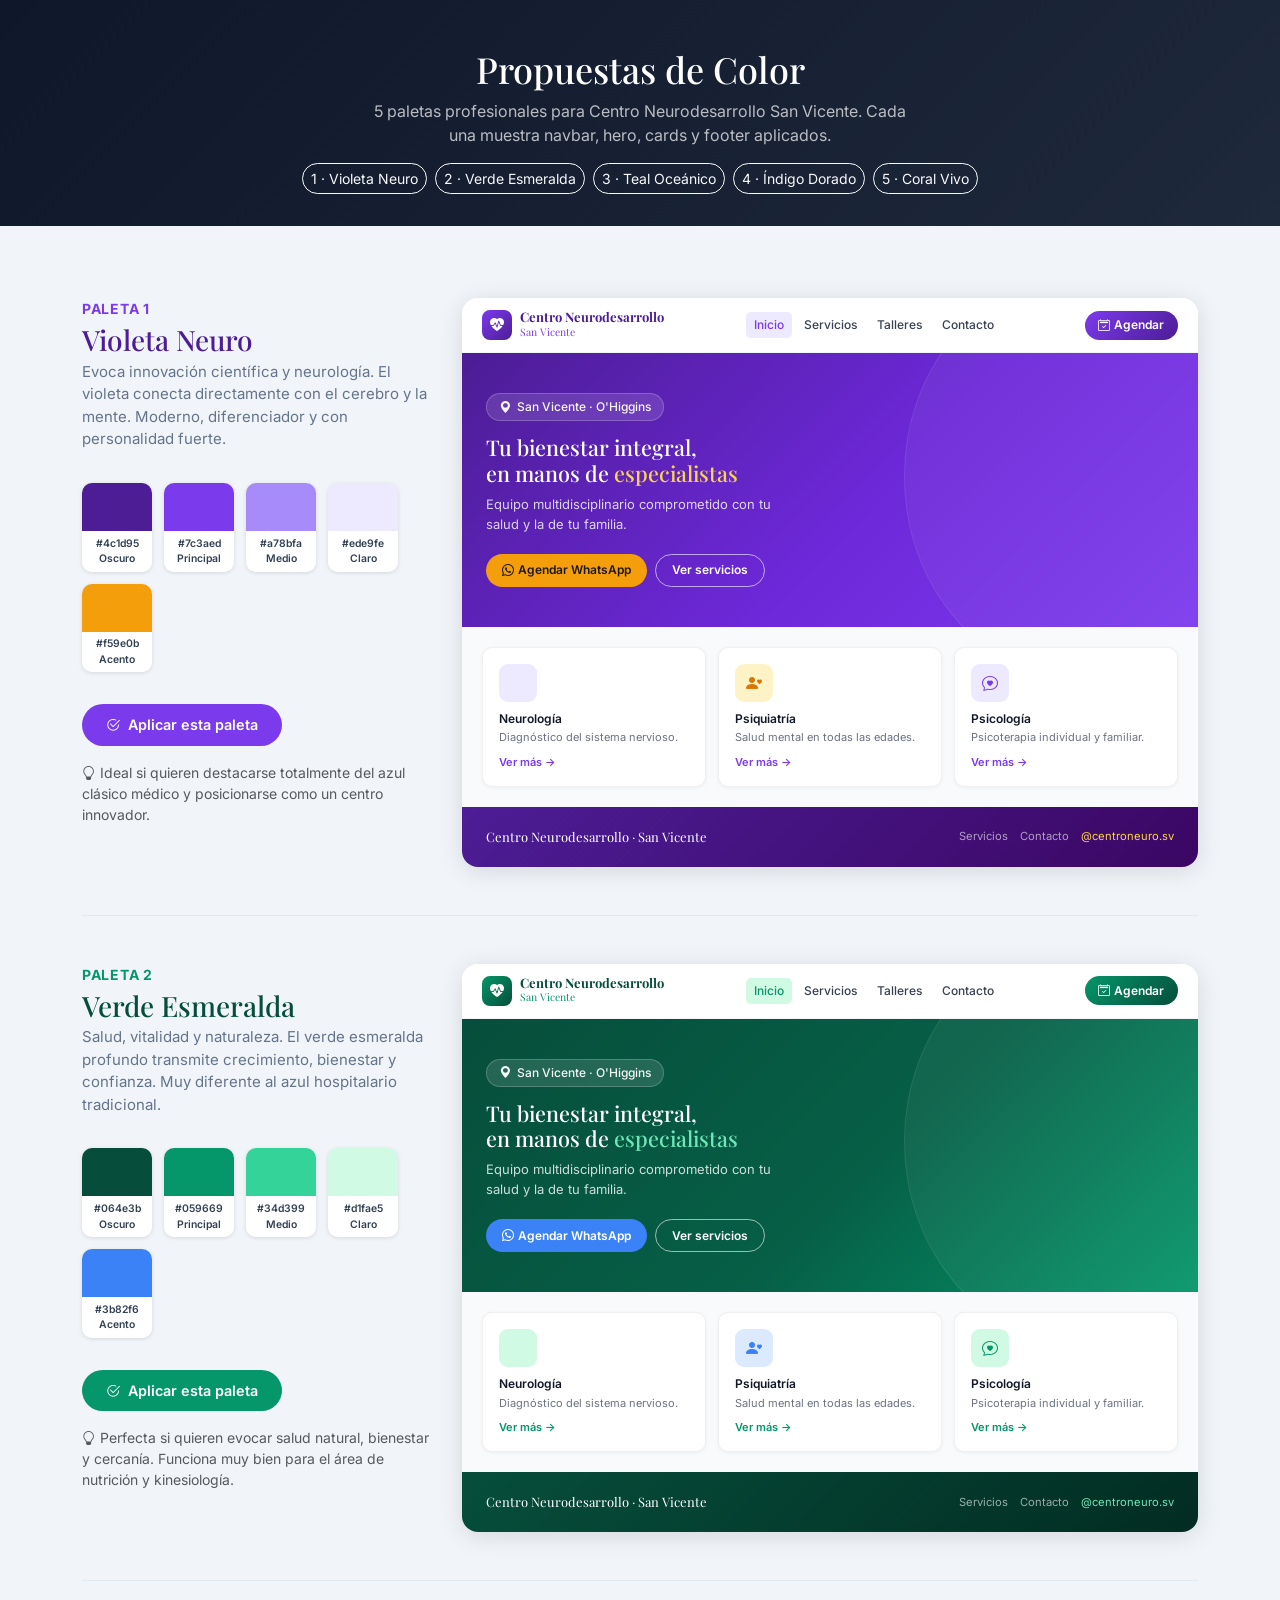
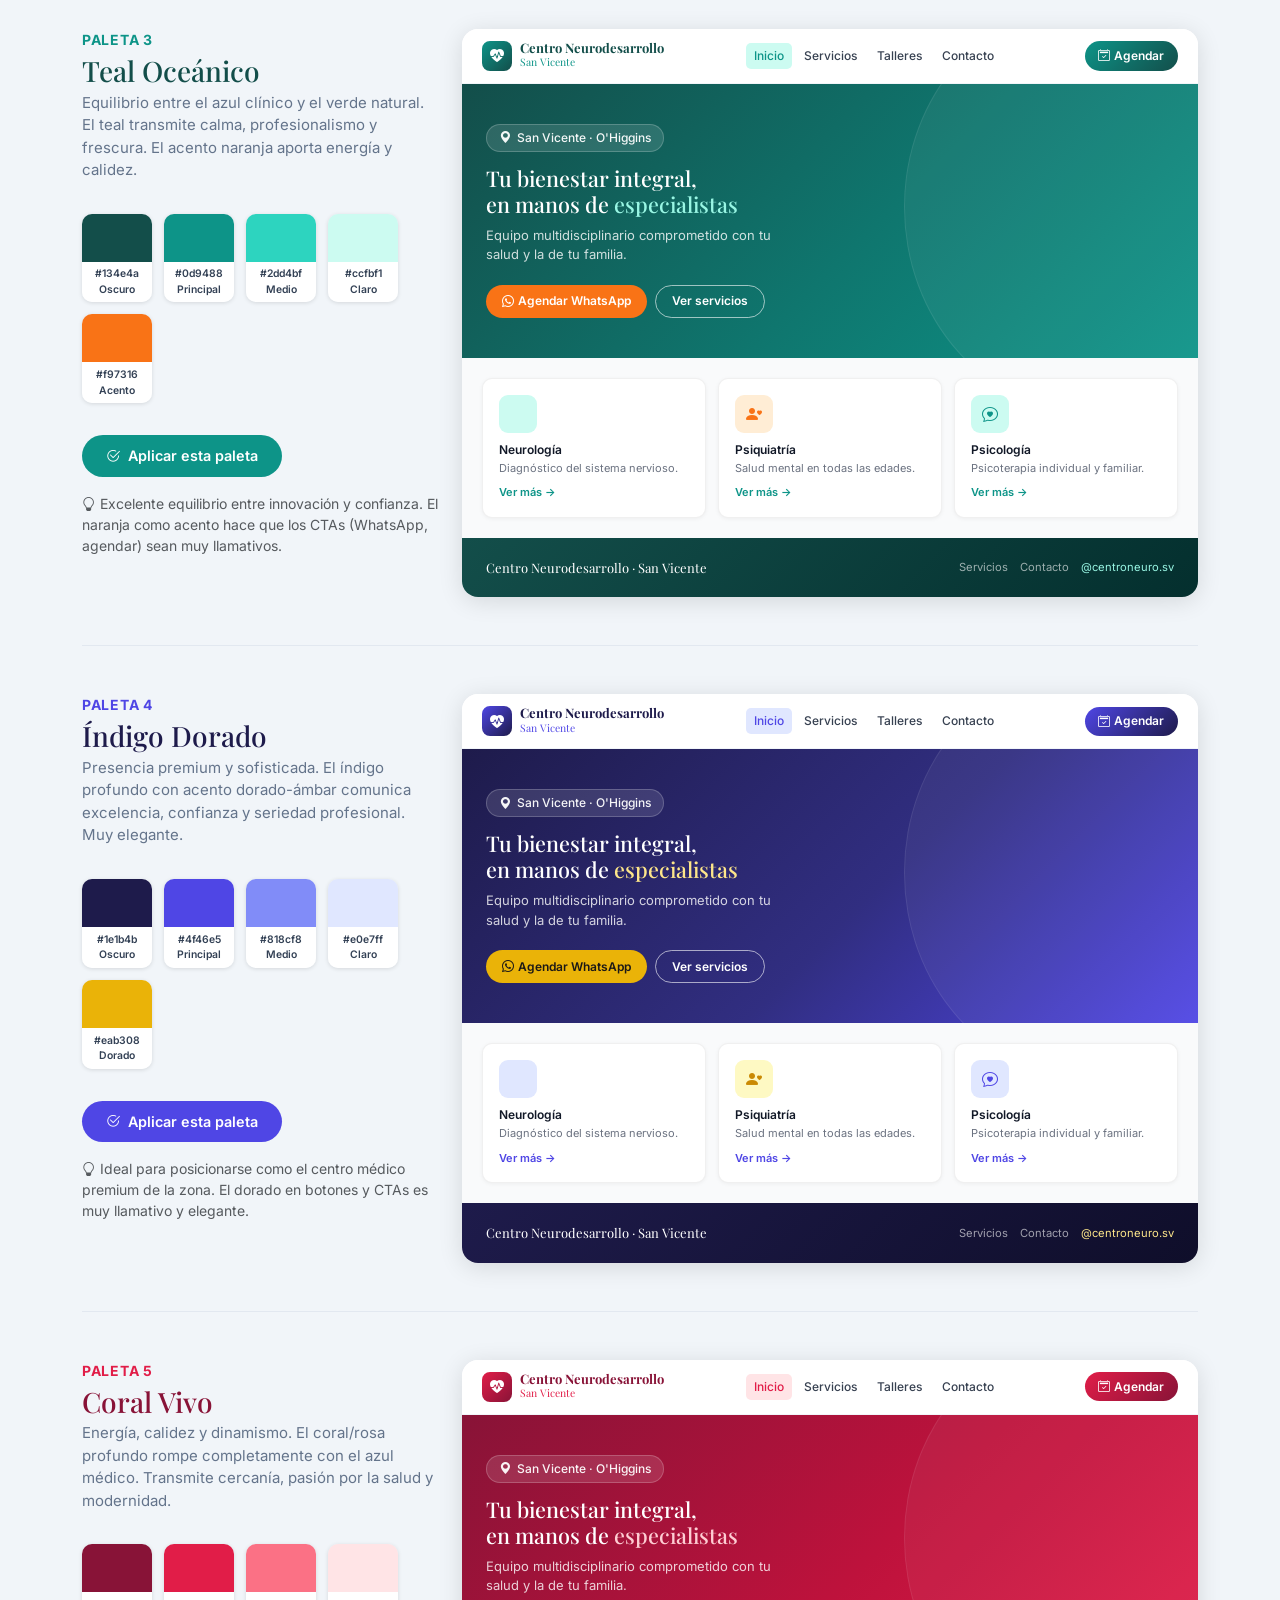
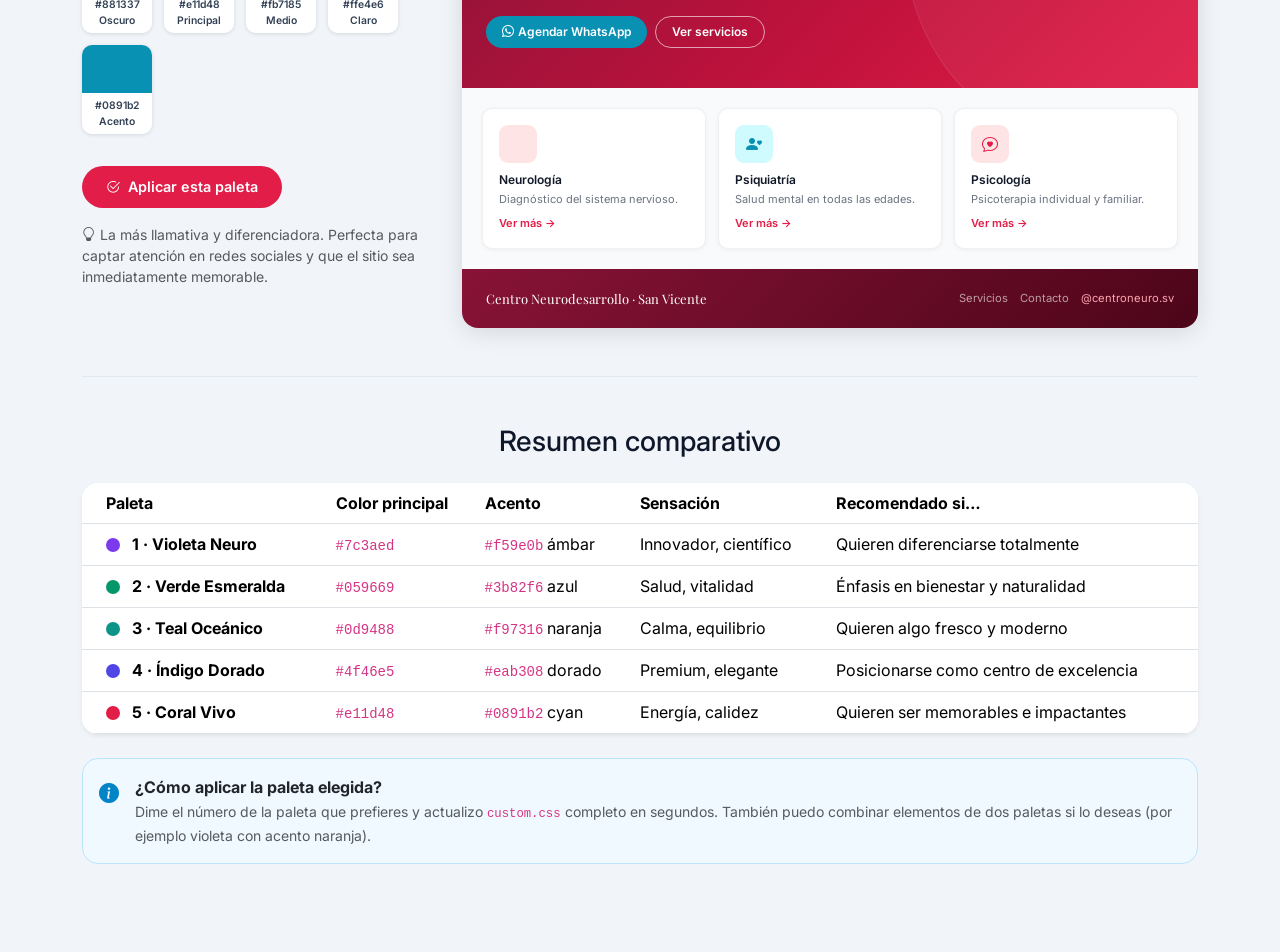
<file: paletas.html>
﻿<!DOCTYPE html>
<html lang="es">
<head>
  <meta charset="UTF-8">
  <meta name="viewport" content="width=device-width, initial-scale=1.0">
  <title>Propuestas de Color — Centro Neurodesarrollo San Vicente</title>
  <link href="https://cdn.jsdelivr.net/npm/bootstrap@5.3.3/dist/css/bootstrap.min.css" rel="stylesheet">
  <link rel="stylesheet" href="https://cdn.jsdelivr.net/npm/bootstrap-icons@1.11.3/font/bootstrap-icons.min.css">
  <link href="https://fonts.googleapis.com/css2?family=Inter:wght@400;500;600;700&family=Playfair+Display:wght@600;700&display=swap" rel="stylesheet">
  <style>
    :root { --font-heading: 'Playfair Display', serif; --font-body: 'Inter', sans-serif; }
    body { font-family: var(--font-body); background: #f1f5f9; }

    /* ===== PAGE HEADER ===== */
    .page-top {
      background: linear-gradient(135deg, #0f172a, #1e293b);
      color: white;
      padding: 3rem 0 2rem;
      text-align: center;
    }
    .page-top h1 { font-family: var(--font-heading); font-size: 2.25rem; }
    .page-top p  { color: rgba(255,255,255,.7); max-width: 560px; margin: 0 auto; }

    /* ===== PALETTE SECTION ===== */
    .palette-section { padding: 3rem 0; border-bottom: 1px solid #e2e8f0; }
    .palette-section:last-child { border-bottom: none; }
    .palette-label {
      font-family: var(--font-heading);
      font-size: 1.75rem;
      margin-bottom: .25rem;
    }
    .palette-desc { color: #64748b; font-size: .9375rem; margin-bottom: 2rem; }

    /* Swatches */
    .swatch-row { display: flex; flex-wrap: wrap; gap: .75rem; margin-bottom: 2rem; }
    .swatch {
      width: 70px;
      border-radius: 10px;
      overflow: hidden;
      box-shadow: 0 1px 4px rgba(0,0,0,.12);
    }
    .swatch-color { height: 48px; }
    .swatch-name { font-size: .65rem; text-align: center; padding: .3rem .2rem; background: white; color: #334155; font-weight: 600; }

    /* Mini Preview Card */
    .preview-card {
      border-radius: 16px;
      overflow: hidden;
      box-shadow: 0 4px 24px rgba(0,0,0,.12);
      background: white;
    }

    /* Mini Navbar */
    .mini-nav {
      display: flex;
      align-items: center;
      justify-content: space-between;
      padding: .75rem 1.25rem;
      background: white;
      border-bottom: 1px solid #f1f5f9;
    }
    .mini-brand { font-family: var(--font-heading); font-size: .875rem; display: flex; align-items: center; gap: .5rem; }
    .mini-brand-icon {
      width: 30px; height: 30px; border-radius: 8px;
      display: flex; align-items: center; justify-content: center;
      font-size: .875rem; color: white;
    }
    .mini-links { display: flex; gap: .25rem; }
    .mini-link { font-size: .75rem; padding: .25rem .5rem; border-radius: 5px; color: #374151; font-weight: 500; }
    .mini-btn { font-size: .75rem; padding: .35rem .85rem; border-radius: 50px; color: white; font-weight: 600; border: none; }

    /* Mini Hero */
    .mini-hero {
      padding: 2.5rem 1.5rem;
      color: white;
      position: relative;
      overflow: hidden;
    }
    .mini-hero::before {
      content: '';
      position: absolute; top: -30%; right: -10%;
      width: 50%; height: 150%;
      border-radius: 50%;
      background: rgba(255,255,255,.05);
      border: 1px solid rgba(255,255,255,.08);
    }
    .mini-hero h2 { font-family: var(--font-heading); font-size: 1.35rem; margin-bottom: .5rem; color: white; }
    .mini-hero p  { font-size: .8125rem; color: rgba(255,255,255,.8); margin-bottom: 1.25rem; max-width: 320px; }
    .mini-hero-btns { display: flex; gap: .5rem; flex-wrap: wrap; }
    .mini-hero-btn {
      font-size: .75rem; padding: .4rem 1rem; border-radius: 50px;
      border: none; font-weight: 600; cursor: pointer;
    }
    .mini-hero-btn.outline { background: transparent; border: 1.5px solid rgba(255,255,255,.6); color: white; }
    .mini-badge {
      display: inline-flex; align-items: center; gap: .375rem;
      background: rgba(255,255,255,.12); border: 1px solid rgba(255,255,255,.2);
      color: rgba(255,255,255,.95); border-radius: 50px;
      padding: .25rem .75rem; font-size: .75rem; font-weight: 500;
      margin-bottom: .875rem;
    }

    /* Mini Cards Row */
    .mini-cards {
      display: grid;
      grid-template-columns: repeat(3, 1fr);
      gap: .75rem;
      padding: 1.25rem;
      background: #f9fafb;
    }
    .mini-card {
      background: white;
      border-radius: 10px;
      padding: 1rem;
      border: 1px solid rgba(0,0,0,.06);
      box-shadow: 0 1px 4px rgba(0,0,0,.05);
    }
    .mini-card-icon {
      width: 38px; height: 38px; border-radius: 9px;
      display: flex; align-items: center; justify-content: center;
      font-size: 1rem; margin-bottom: .625rem;
    }
    .mini-card h6 { font-size: .75rem; font-weight: 600; margin-bottom: .25rem; color: #111827; font-family: var(--font-body); }
    .mini-card p  { font-size: .6875rem; color: #6b7280; margin: 0; line-height: 1.4; }
    .mini-card-link { font-size: .6875rem; font-weight: 600; margin-top: .5rem; display: block; }

    /* Mini Footer */
    .mini-footer {
      padding: 1.25rem 1.5rem;
      display: flex;
      align-items: center;
      justify-content: space-between;
    }
    .mini-footer-brand { font-family: var(--font-heading); font-size: .8125rem; color: white; }
    .mini-footer-links { display: flex; gap: .75rem; }
    .mini-footer-links a { font-size: .7rem; color: rgba(255,255,255,.6); text-decoration: none; }

    /* Apply button */
    .apply-btn {
      display: inline-flex; align-items: center; gap: .5rem;
      padding: .625rem 1.5rem; border-radius: 50px; border: none;
      font-weight: 600; font-size: .9rem; cursor: pointer;
      text-decoration: none; transition: opacity .2s;
    }
    .apply-btn:hover { opacity: .85; }

    /* Current tag */
    .current-tag {
      display: inline-flex; align-items: center; gap: .375rem;
      background: #dcfce7; color: #15803d;
      border-radius: 50px; padding: .25rem .75rem; font-size: .8rem;
      font-weight: 600; vertical-align: middle; margin-left: .5rem;
    }

    @media (max-width: 576px) {
      .mini-cards { grid-template-columns: repeat(2, 1fr); }
      .mini-links { display: none; }
    }
  </style>
</head>
<body>

<!-- PAGE TOP -->
<div class="page-top">
  <div class="container">
    <h1>Propuestas de Color</h1>
    <p class="mt-2 mb-3">5 paletas profesionales para Centro Neurodesarrollo San Vicente. Cada una muestra navbar, hero, cards y footer aplicados.</p>
    <div class="d-flex flex-wrap justify-content-center gap-2 mt-3">
      <a href="#paleta-1" class="btn btn-sm btn-outline-light rounded-pill">1 · Violeta Neuro</a>
      <a href="#paleta-2" class="btn btn-sm btn-outline-light rounded-pill">2 · Verde Esmeralda</a>
      <a href="#paleta-3" class="btn btn-sm btn-outline-light rounded-pill">3 · Teal Oceánico</a>
      <a href="#paleta-4" class="btn btn-sm btn-outline-light rounded-pill">4 · Índigo Dorado</a>
      <a href="#paleta-5" class="btn btn-sm btn-outline-light rounded-pill">5 · Coral Vivo</a>
    </div>
  </div>
</div>

<div class="container py-4">

  <!-- ========================================================
       PALETA 1 — VIOLETA NEURO
       ======================================================== -->
  <div class="palette-section" id="paleta-1">
    <div class="row align-items-start g-4">
      <div class="col-lg-4">
        <p class="fw-bold text-uppercase small mb-1" style="color:#7c3aed;letter-spacing:.05em">Paleta 1</p>
        <h2 class="palette-label" style="color:#4c1d95">Violeta Neuro</h2>
        <p class="palette-desc">Evoca innovación científica y neurología. El violeta conecta directamente con el cerebro y la mente. Moderno, diferenciador y con personalidad fuerte.</p>
        <div class="swatch-row">
          <div class="swatch"><div class="swatch-color" style="background:#4c1d95"></div><div class="swatch-name">#4c1d95<br>Oscuro</div></div>
          <div class="swatch"><div class="swatch-color" style="background:#7c3aed"></div><div class="swatch-name">#7c3aed<br>Principal</div></div>
          <div class="swatch"><div class="swatch-color" style="background:#a78bfa"></div><div class="swatch-name">#a78bfa<br>Medio</div></div>
          <div class="swatch"><div class="swatch-color" style="background:#ede9fe"></div><div class="swatch-name">#ede9fe<br>Claro</div></div>
          <div class="swatch"><div class="swatch-color" style="background:#f59e0b"></div><div class="swatch-name">#f59e0b<br>Acento</div></div>
        </div>
        <div class="d-flex gap-2 flex-wrap mb-3">
          <a href="index.html?p=1" class="apply-btn text-white" style="background:#7c3aed">
            <i class="bi bi-check2-circle"></i>Aplicar esta paleta
          </a>
        </div>
        <p class="small text-muted"><i class="bi bi-lightbulb me-1"></i>Ideal si quieren destacarse totalmente del azul clásico médico y posicionarse como un centro innovador.</p>
      </div>
      <div class="col-lg-8">
        <div class="preview-card">
          <!-- Navbar -->
          <div class="mini-nav">
            <div class="mini-brand">
              <div class="mini-brand-icon" style="background:linear-gradient(135deg,#7c3aed,#4c1d95)"><i class="bi bi-heart-pulse-fill"></i></div>
              <div>
                <div style="font-size:.8125rem;line-height:1.1;color:#4c1d95;font-weight:700">Centro Neurodesarrollo</div>
                <div style="font-size:.65rem;color:#7c3aed">San Vicente</div>
              </div>
            </div>
            <div class="mini-links">
              <span class="mini-link" style="color:#7c3aed;background:#ede9fe">Inicio</span>
              <span class="mini-link">Servicios</span>
              <span class="mini-link">Talleres</span>
              <span class="mini-link">Contacto</span>
            </div>
            <button class="mini-btn" style="background:linear-gradient(135deg,#7c3aed,#4c1d95)">
              <i class="bi bi-calendar2-check me-1"></i>Agendar
            </button>
          </div>
          <!-- Hero -->
          <div class="mini-hero" style="background:linear-gradient(135deg,#4c1d95 0%,#6d28d9 55%,#7c3aed 100%)">
            <div class="mini-badge"><i class="bi bi-geo-alt-fill"></i> San Vicente · O'Higgins</div>
            <h2>Tu bienestar integral,<br>en manos de <span style="color:#fcd34d">especialistas</span></h2>
            <p>Equipo multidisciplinario comprometido con tu salud y la de tu familia.</p>
            <div class="mini-hero-btns">
              <button class="mini-hero-btn" style="background:#f59e0b;color:#1c1917"><i class="bi bi-whatsapp me-1"></i>Agendar WhatsApp</button>
              <button class="mini-hero-btn outline">Ver servicios</button>
            </div>
          </div>
          <!-- Cards -->
          <div class="mini-cards">
            <div class="mini-card">
              <div class="mini-card-icon" style="background:#ede9fe;color:#7c3aed"><i class="bi bi-brain"></i></div>
              <h6>Neurología</h6>
              <p>Diagnóstico del sistema nervioso.</p>
              <span class="mini-card-link" style="color:#7c3aed">Ver más →</span>
            </div>
            <div class="mini-card">
              <div class="mini-card-icon" style="background:#fef3c7;color:#d97706"><i class="bi bi-person-heart"></i></div>
              <h6>Psiquiatría</h6>
              <p>Salud mental en todas las edades.</p>
              <span class="mini-card-link" style="color:#7c3aed">Ver más →</span>
            </div>
            <div class="mini-card">
              <div class="mini-card-icon" style="background:#ede9fe;color:#7c3aed"><i class="bi bi-chat-heart"></i></div>
              <h6>Psicología</h6>
              <p>Psicoterapia individual y familiar.</p>
              <span class="mini-card-link" style="color:#7c3aed">Ver más →</span>
            </div>
          </div>
          <!-- Footer -->
          <div class="mini-footer" style="background:linear-gradient(135deg,#4c1d95,#3b0764)">
            <div class="mini-footer-brand">Centro Neurodesarrollo · San Vicente</div>
            <div class="mini-footer-links">
              <a href="#">Servicios</a>
              <a href="#">Contacto</a>
              <a href="#" style="color:#fcd34d">@centroneuro.sv</a>
            </div>
          </div>
        </div>
      </div>
    </div>
  </div>

  <!-- ========================================================
       PALETA 2 — VERDE ESMERALDA
       ======================================================== -->
  <div class="palette-section" id="paleta-2">
    <div class="row align-items-start g-4">
      <div class="col-lg-4">
        <p class="fw-bold text-uppercase small mb-1" style="color:#059669;letter-spacing:.05em">Paleta 2</p>
        <h2 class="palette-label" style="color:#064e3b">Verde Esmeralda</h2>
        <p class="palette-desc">Salud, vitalidad y naturaleza. El verde esmeralda profundo transmite crecimiento, bienestar y confianza. Muy diferente al azul hospitalario tradicional.</p>
        <div class="swatch-row">
          <div class="swatch"><div class="swatch-color" style="background:#064e3b"></div><div class="swatch-name">#064e3b<br>Oscuro</div></div>
          <div class="swatch"><div class="swatch-color" style="background:#059669"></div><div class="swatch-name">#059669<br>Principal</div></div>
          <div class="swatch"><div class="swatch-color" style="background:#34d399"></div><div class="swatch-name">#34d399<br>Medio</div></div>
          <div class="swatch"><div class="swatch-color" style="background:#d1fae5"></div><div class="swatch-name">#d1fae5<br>Claro</div></div>
          <div class="swatch"><div class="swatch-color" style="background:#3b82f6"></div><div class="swatch-name">#3b82f6<br>Acento</div></div>
        </div>
        <div class="d-flex gap-2 flex-wrap mb-3">
          <a href="index.html?p=2" class="apply-btn text-white" style="background:#059669">
            <i class="bi bi-check2-circle"></i>Aplicar esta paleta
          </a>
        </div>
        <p class="small text-muted"><i class="bi bi-lightbulb me-1"></i>Perfecta si quieren evocar salud natural, bienestar y cercanía. Funciona muy bien para el área de nutrición y kinesiología.</p>
      </div>
      <div class="col-lg-8">
        <div class="preview-card">
          <div class="mini-nav">
            <div class="mini-brand">
              <div class="mini-brand-icon" style="background:linear-gradient(135deg,#059669,#064e3b)"><i class="bi bi-heart-pulse-fill"></i></div>
              <div>
                <div style="font-size:.8125rem;line-height:1.1;color:#064e3b;font-weight:700">Centro Neurodesarrollo</div>
                <div style="font-size:.65rem;color:#059669">San Vicente</div>
              </div>
            </div>
            <div class="mini-links">
              <span class="mini-link" style="color:#059669;background:#d1fae5">Inicio</span>
              <span class="mini-link">Servicios</span>
              <span class="mini-link">Talleres</span>
              <span class="mini-link">Contacto</span>
            </div>
            <button class="mini-btn" style="background:linear-gradient(135deg,#059669,#064e3b)">
              <i class="bi bi-calendar2-check me-1"></i>Agendar
            </button>
          </div>
          <div class="mini-hero" style="background:linear-gradient(135deg,#064e3b 0%,#065f46 55%,#059669 100%)">
            <div class="mini-badge"><i class="bi bi-geo-alt-fill"></i> San Vicente · O'Higgins</div>
            <h2>Tu bienestar integral,<br>en manos de <span style="color:#6ee7b7">especialistas</span></h2>
            <p>Equipo multidisciplinario comprometido con tu salud y la de tu familia.</p>
            <div class="mini-hero-btns">
              <button class="mini-hero-btn" style="background:#3b82f6;color:white"><i class="bi bi-whatsapp me-1"></i>Agendar WhatsApp</button>
              <button class="mini-hero-btn outline">Ver servicios</button>
            </div>
          </div>
          <div class="mini-cards">
            <div class="mini-card">
              <div class="mini-card-icon" style="background:#d1fae5;color:#059669"><i class="bi bi-brain"></i></div>
              <h6>Neurología</h6>
              <p>Diagnóstico del sistema nervioso.</p>
              <span class="mini-card-link" style="color:#059669">Ver más →</span>
            </div>
            <div class="mini-card">
              <div class="mini-card-icon" style="background:#dbeafe;color:#3b82f6"><i class="bi bi-person-heart"></i></div>
              <h6>Psiquiatría</h6>
              <p>Salud mental en todas las edades.</p>
              <span class="mini-card-link" style="color:#059669">Ver más →</span>
            </div>
            <div class="mini-card">
              <div class="mini-card-icon" style="background:#d1fae5;color:#059669"><i class="bi bi-chat-heart"></i></div>
              <h6>Psicología</h6>
              <p>Psicoterapia individual y familiar.</p>
              <span class="mini-card-link" style="color:#059669">Ver más →</span>
            </div>
          </div>
          <div class="mini-footer" style="background:linear-gradient(135deg,#064e3b,#022c22)">
            <div class="mini-footer-brand">Centro Neurodesarrollo · San Vicente</div>
            <div class="mini-footer-links">
              <a href="#">Servicios</a>
              <a href="#">Contacto</a>
              <a href="#" style="color:#6ee7b7">@centroneuro.sv</a>
            </div>
          </div>
        </div>
      </div>
    </div>
  </div>

  <!-- ========================================================
       PALETA 3 — TEAL OCEÁNICO
       ======================================================== -->
  <div class="palette-section" id="paleta-3">
    <div class="row align-items-start g-4">
      <div class="col-lg-4">
        <p class="fw-bold text-uppercase small mb-1" style="color:#0d9488;letter-spacing:.05em">Paleta 3</p>
        <h2 class="palette-label" style="color:#134e4a">Teal Oceánico</h2>
        <p class="palette-desc">Equilibrio entre el azul clínico y el verde natural. El teal transmite calma, profesionalismo y frescura. El acento naranja aporta energía y calidez.</p>
        <div class="swatch-row">
          <div class="swatch"><div class="swatch-color" style="background:#134e4a"></div><div class="swatch-name">#134e4a<br>Oscuro</div></div>
          <div class="swatch"><div class="swatch-color" style="background:#0d9488"></div><div class="swatch-name">#0d9488<br>Principal</div></div>
          <div class="swatch"><div class="swatch-color" style="background:#2dd4bf"></div><div class="swatch-name">#2dd4bf<br>Medio</div></div>
          <div class="swatch"><div class="swatch-color" style="background:#ccfbf1"></div><div class="swatch-name">#ccfbf1<br>Claro</div></div>
          <div class="swatch"><div class="swatch-color" style="background:#f97316"></div><div class="swatch-name">#f97316<br>Acento</div></div>
        </div>
        <div class="d-flex gap-2 flex-wrap mb-3">
          <a href="index.html?p=3" class="apply-btn text-white" style="background:#0d9488">
            <i class="bi bi-check2-circle"></i>Aplicar esta paleta
          </a>
        </div>
        <p class="small text-muted"><i class="bi bi-lightbulb me-1"></i>Excelente equilibrio entre innovación y confianza. El naranja como acento hace que los CTAs (WhatsApp, agendar) sean muy llamativos.</p>
      </div>
      <div class="col-lg-8">
        <div class="preview-card">
          <div class="mini-nav">
            <div class="mini-brand">
              <div class="mini-brand-icon" style="background:linear-gradient(135deg,#0d9488,#134e4a)"><i class="bi bi-heart-pulse-fill"></i></div>
              <div>
                <div style="font-size:.8125rem;line-height:1.1;color:#134e4a;font-weight:700">Centro Neurodesarrollo</div>
                <div style="font-size:.65rem;color:#0d9488">San Vicente</div>
              </div>
            </div>
            <div class="mini-links">
              <span class="mini-link" style="color:#0d9488;background:#ccfbf1">Inicio</span>
              <span class="mini-link">Servicios</span>
              <span class="mini-link">Talleres</span>
              <span class="mini-link">Contacto</span>
            </div>
            <button class="mini-btn" style="background:linear-gradient(135deg,#0d9488,#134e4a)">
              <i class="bi bi-calendar2-check me-1"></i>Agendar
            </button>
          </div>
          <div class="mini-hero" style="background:linear-gradient(135deg,#134e4a 0%,#0f766e 55%,#0d9488 100%)">
            <div class="mini-badge"><i class="bi bi-geo-alt-fill"></i> San Vicente · O'Higgins</div>
            <h2>Tu bienestar integral,<br>en manos de <span style="color:#99f6e4">especialistas</span></h2>
            <p>Equipo multidisciplinario comprometido con tu salud y la de tu familia.</p>
            <div class="mini-hero-btns">
              <button class="mini-hero-btn" style="background:#f97316;color:white"><i class="bi bi-whatsapp me-1"></i>Agendar WhatsApp</button>
              <button class="mini-hero-btn outline">Ver servicios</button>
            </div>
          </div>
          <div class="mini-cards">
            <div class="mini-card">
              <div class="mini-card-icon" style="background:#ccfbf1;color:#0d9488"><i class="bi bi-brain"></i></div>
              <h6>Neurología</h6>
              <p>Diagnóstico del sistema nervioso.</p>
              <span class="mini-card-link" style="color:#0d9488">Ver más →</span>
            </div>
            <div class="mini-card">
              <div class="mini-card-icon" style="background:#ffedd5;color:#f97316"><i class="bi bi-person-heart"></i></div>
              <h6>Psiquiatría</h6>
              <p>Salud mental en todas las edades.</p>
              <span class="mini-card-link" style="color:#0d9488">Ver más →</span>
            </div>
            <div class="mini-card">
              <div class="mini-card-icon" style="background:#ccfbf1;color:#0d9488"><i class="bi bi-chat-heart"></i></div>
              <h6>Psicología</h6>
              <p>Psicoterapia individual y familiar.</p>
              <span class="mini-card-link" style="color:#0d9488">Ver más →</span>
            </div>
          </div>
          <div class="mini-footer" style="background:linear-gradient(135deg,#134e4a,#042f2e)">
            <div class="mini-footer-brand">Centro Neurodesarrollo · San Vicente</div>
            <div class="mini-footer-links">
              <a href="#">Servicios</a>
              <a href="#">Contacto</a>
              <a href="#" style="color:#99f6e4">@centroneuro.sv</a>
            </div>
          </div>
        </div>
      </div>
    </div>
  </div>

  <!-- ========================================================
       PALETA 4 — ÍNDIGO DORADO
       ======================================================== -->
  <div class="palette-section" id="paleta-4">
    <div class="row align-items-start g-4">
      <div class="col-lg-4">
        <p class="fw-bold text-uppercase small mb-1" style="color:#4f46e5;letter-spacing:.05em">Paleta 4</p>
        <h2 class="palette-label" style="color:#1e1b4b">Índigo Dorado</h2>
        <p class="palette-desc">Presencia premium y sofisticada. El índigo profundo con acento dorado-ámbar comunica excelencia, confianza y seriedad profesional. Muy elegante.</p>
        <div class="swatch-row">
          <div class="swatch"><div class="swatch-color" style="background:#1e1b4b"></div><div class="swatch-name">#1e1b4b<br>Oscuro</div></div>
          <div class="swatch"><div class="swatch-color" style="background:#4f46e5"></div><div class="swatch-name">#4f46e5<br>Principal</div></div>
          <div class="swatch"><div class="swatch-color" style="background:#818cf8"></div><div class="swatch-name">#818cf8<br>Medio</div></div>
          <div class="swatch"><div class="swatch-color" style="background:#e0e7ff"></div><div class="swatch-name">#e0e7ff<br>Claro</div></div>
          <div class="swatch"><div class="swatch-color" style="background:#eab308"></div><div class="swatch-name">#eab308<br>Dorado</div></div>
        </div>
        <div class="d-flex gap-2 flex-wrap mb-3">
          <a href="index.html?p=4" class="apply-btn text-white" style="background:#4f46e5">
            <i class="bi bi-check2-circle"></i>Aplicar esta paleta
          </a>
        </div>
        <p class="small text-muted"><i class="bi bi-lightbulb me-1"></i>Ideal para posicionarse como el centro médico premium de la zona. El dorado en botones y CTAs es muy llamativo y elegante.</p>
      </div>
      <div class="col-lg-8">
        <div class="preview-card">
          <div class="mini-nav">
            <div class="mini-brand">
              <div class="mini-brand-icon" style="background:linear-gradient(135deg,#4f46e5,#1e1b4b)"><i class="bi bi-heart-pulse-fill"></i></div>
              <div>
                <div style="font-size:.8125rem;line-height:1.1;color:#1e1b4b;font-weight:700">Centro Neurodesarrollo</div>
                <div style="font-size:.65rem;color:#4f46e5">San Vicente</div>
              </div>
            </div>
            <div class="mini-links">
              <span class="mini-link" style="color:#4f46e5;background:#e0e7ff">Inicio</span>
              <span class="mini-link">Servicios</span>
              <span class="mini-link">Talleres</span>
              <span class="mini-link">Contacto</span>
            </div>
            <button class="mini-btn" style="background:linear-gradient(135deg,#4f46e5,#1e1b4b)">
              <i class="bi bi-calendar2-check me-1"></i>Agendar
            </button>
          </div>
          <div class="mini-hero" style="background:linear-gradient(135deg,#1e1b4b 0%,#312e81 55%,#4f46e5 100%)">
            <div class="mini-badge"><i class="bi bi-geo-alt-fill"></i> San Vicente · O'Higgins</div>
            <h2>Tu bienestar integral,<br>en manos de <span style="color:#fde68a">especialistas</span></h2>
            <p>Equipo multidisciplinario comprometido con tu salud y la de tu familia.</p>
            <div class="mini-hero-btns">
              <button class="mini-hero-btn" style="background:#eab308;color:#1c1917"><i class="bi bi-whatsapp me-1"></i>Agendar WhatsApp</button>
              <button class="mini-hero-btn outline">Ver servicios</button>
            </div>
          </div>
          <div class="mini-cards">
            <div class="mini-card">
              <div class="mini-card-icon" style="background:#e0e7ff;color:#4f46e5"><i class="bi bi-brain"></i></div>
              <h6>Neurología</h6>
              <p>Diagnóstico del sistema nervioso.</p>
              <span class="mini-card-link" style="color:#4f46e5">Ver más →</span>
            </div>
            <div class="mini-card">
              <div class="mini-card-icon" style="background:#fef9c3;color:#ca8a04"><i class="bi bi-person-heart"></i></div>
              <h6>Psiquiatría</h6>
              <p>Salud mental en todas las edades.</p>
              <span class="mini-card-link" style="color:#4f46e5">Ver más →</span>
            </div>
            <div class="mini-card">
              <div class="mini-card-icon" style="background:#e0e7ff;color:#4f46e5"><i class="bi bi-chat-heart"></i></div>
              <h6>Psicología</h6>
              <p>Psicoterapia individual y familiar.</p>
              <span class="mini-card-link" style="color:#4f46e5">Ver más →</span>
            </div>
          </div>
          <div class="mini-footer" style="background:linear-gradient(135deg,#1e1b4b,#0f0e2a)">
            <div class="mini-footer-brand">Centro Neurodesarrollo · San Vicente</div>
            <div class="mini-footer-links">
              <a href="#">Servicios</a>
              <a href="#">Contacto</a>
              <a href="#" style="color:#fde68a">@centroneuro.sv</a>
            </div>
          </div>
        </div>
      </div>
    </div>
  </div>

  <!-- ========================================================
       PALETA 5 — CORAL VIVO
       ======================================================== -->
  <div class="palette-section" id="paleta-5">
    <div class="row align-items-start g-4">
      <div class="col-lg-4">
        <p class="fw-bold text-uppercase small mb-1" style="color:#e11d48;letter-spacing:.05em">Paleta 5</p>
        <h2 class="palette-label" style="color:#881337">Coral Vivo</h2>
        <p class="palette-desc">Energía, calidez y dinamismo. El coral/rosa profundo rompe completamente con el azul médico. Transmite cercanía, pasión por la salud y modernidad.</p>
        <div class="swatch-row">
          <div class="swatch"><div class="swatch-color" style="background:#881337"></div><div class="swatch-name">#881337<br>Oscuro</div></div>
          <div class="swatch"><div class="swatch-color" style="background:#e11d48"></div><div class="swatch-name">#e11d48<br>Principal</div></div>
          <div class="swatch"><div class="swatch-color" style="background:#fb7185"></div><div class="swatch-name">#fb7185<br>Medio</div></div>
          <div class="swatch"><div class="swatch-color" style="background:#ffe4e6"></div><div class="swatch-name">#ffe4e6<br>Claro</div></div>
          <div class="swatch"><div class="swatch-color" style="background:#0891b2"></div><div class="swatch-name">#0891b2<br>Acento</div></div>
        </div>
        <div class="d-flex gap-2 flex-wrap mb-3">
          <a href="index.html?p=5" class="apply-btn text-white" style="background:#e11d48">
            <i class="bi bi-check2-circle"></i>Aplicar esta paleta
          </a>
        </div>
        <p class="small text-muted"><i class="bi bi-lightbulb me-1"></i>La más llamativa y diferenciadora. Perfecta para captar atención en redes sociales y que el sitio sea inmediatamente memorable.</p>
      </div>
      <div class="col-lg-8">
        <div class="preview-card">
          <div class="mini-nav">
            <div class="mini-brand">
              <div class="mini-brand-icon" style="background:linear-gradient(135deg,#e11d48,#881337)"><i class="bi bi-heart-pulse-fill"></i></div>
              <div>
                <div style="font-size:.8125rem;line-height:1.1;color:#881337;font-weight:700">Centro Neurodesarrollo</div>
                <div style="font-size:.65rem;color:#e11d48">San Vicente</div>
              </div>
            </div>
            <div class="mini-links">
              <span class="mini-link" style="color:#e11d48;background:#ffe4e6">Inicio</span>
              <span class="mini-link">Servicios</span>
              <span class="mini-link">Talleres</span>
              <span class="mini-link">Contacto</span>
            </div>
            <button class="mini-btn" style="background:linear-gradient(135deg,#e11d48,#881337)">
              <i class="bi bi-calendar2-check me-1"></i>Agendar
            </button>
          </div>
          <div class="mini-hero" style="background:linear-gradient(135deg,#881337 0%,#be123c 55%,#e11d48 100%)">
            <div class="mini-badge"><i class="bi bi-geo-alt-fill"></i> San Vicente · O'Higgins</div>
            <h2>Tu bienestar integral,<br>en manos de <span style="color:#fecdd3">especialistas</span></h2>
            <p>Equipo multidisciplinario comprometido con tu salud y la de tu familia.</p>
            <div class="mini-hero-btns">
              <button class="mini-hero-btn" style="background:#0891b2;color:white"><i class="bi bi-whatsapp me-1"></i>Agendar WhatsApp</button>
              <button class="mini-hero-btn outline">Ver servicios</button>
            </div>
          </div>
          <div class="mini-cards">
            <div class="mini-card">
              <div class="mini-card-icon" style="background:#ffe4e6;color:#e11d48"><i class="bi bi-brain"></i></div>
              <h6>Neurología</h6>
              <p>Diagnóstico del sistema nervioso.</p>
              <span class="mini-card-link" style="color:#e11d48">Ver más →</span>
            </div>
            <div class="mini-card">
              <div class="mini-card-icon" style="background:#cffafe;color:#0891b2"><i class="bi bi-person-heart"></i></div>
              <h6>Psiquiatría</h6>
              <p>Salud mental en todas las edades.</p>
              <span class="mini-card-link" style="color:#e11d48">Ver más →</span>
            </div>
            <div class="mini-card">
              <div class="mini-card-icon" style="background:#ffe4e6;color:#e11d48"><i class="bi bi-chat-heart"></i></div>
              <h6>Psicología</h6>
              <p>Psicoterapia individual y familiar.</p>
              <span class="mini-card-link" style="color:#e11d48">Ver más →</span>
            </div>
          </div>
          <div class="mini-footer" style="background:linear-gradient(135deg,#881337,#4c0519)">
            <div class="mini-footer-brand">Centro Neurodesarrollo · San Vicente</div>
            <div class="mini-footer-links">
              <a href="#">Servicios</a>
              <a href="#">Contacto</a>
              <a href="#" style="color:#fda4af">@centroneuro.sv</a>
            </div>
          </div>
        </div>
      </div>
    </div>
  </div>

  <!-- ========================================================
       TABLA RESUMEN
       ======================================================== -->
  <div class="py-5">
    <h3 class="font-heading text-center mb-4" style="color:#0f172a">Resumen comparativo</h3>
    <div class="table-responsive rounded-4 shadow-sm">
      <table class="table table-hover mb-0 bg-white">
        <thead style="background:#f8fafc">
          <tr>
            <th class="ps-4">Paleta</th>
            <th>Color principal</th>
            <th>Acento</th>
            <th>Sensación</th>
            <th>Recomendado si…</th>
          </tr>
        </thead>
        <tbody>
          <tr>
            <td class="ps-4 fw-bold">
              <span class="d-inline-block rounded-circle me-2" style="width:14px;height:14px;background:#7c3aed;vertical-align:middle"></span>
              1 · Violeta Neuro
            </td>
            <td><code>#7c3aed</code></td>
            <td><code>#f59e0b</code> ámbar</td>
            <td>Innovador, científico</td>
            <td>Quieren diferenciarse totalmente</td>
          </tr>
          <tr>
            <td class="ps-4 fw-bold">
              <span class="d-inline-block rounded-circle me-2" style="width:14px;height:14px;background:#059669;vertical-align:middle"></span>
              2 · Verde Esmeralda
            </td>
            <td><code>#059669</code></td>
            <td><code>#3b82f6</code> azul</td>
            <td>Salud, vitalidad</td>
            <td>Énfasis en bienestar y naturalidad</td>
          </tr>
          <tr>
            <td class="ps-4 fw-bold">
              <span class="d-inline-block rounded-circle me-2" style="width:14px;height:14px;background:#0d9488;vertical-align:middle"></span>
              3 · Teal Oceánico
            </td>
            <td><code>#0d9488</code></td>
            <td><code>#f97316</code> naranja</td>
            <td>Calma, equilibrio</td>
            <td>Quieren algo fresco y moderno</td>
          </tr>
          <tr>
            <td class="ps-4 fw-bold">
              <span class="d-inline-block rounded-circle me-2" style="width:14px;height:14px;background:#4f46e5;vertical-align:middle"></span>
              4 · Índigo Dorado
            </td>
            <td><code>#4f46e5</code></td>
            <td><code>#eab308</code> dorado</td>
            <td>Premium, elegante</td>
            <td>Posicionarse como centro de excelencia</td>
          </tr>
          <tr>
            <td class="ps-4 fw-bold">
              <span class="d-inline-block rounded-circle me-2" style="width:14px;height:14px;background:#e11d48;vertical-align:middle"></span>
              5 · Coral Vivo
            </td>
            <td><code>#e11d48</code></td>
            <td><code>#0891b2</code> cyan</td>
            <td>Energía, calidez</td>
            <td>Quieren ser memorables e impactantes</td>
          </tr>
        </tbody>
      </table>
    </div>

    <div class="alert rounded-4 mt-4 d-flex align-items-start gap-3" style="background:#f0f9ff;border:1px solid #bae6fd">
      <i class="bi bi-info-circle-fill fs-5 mt-1" style="color:#0284c7;flex-shrink:0"></i>
      <div>
        <strong>¿Cómo aplicar la paleta elegida?</strong><br>
        <span class="text-muted small">Dime el número de la paleta que prefieres y actualizo <code>custom.css</code> completo en segundos. También puedo combinar elementos de dos paletas si lo deseas (por ejemplo violeta con acento naranja).</span>
      </div>
    </div>
  </div>

</div><!-- end container -->

<script src="https://cdn.jsdelivr.net/npm/bootstrap@5.3.3/dist/js/bootstrap.bundle.min.js"></script>
</body>
</html>
</file>
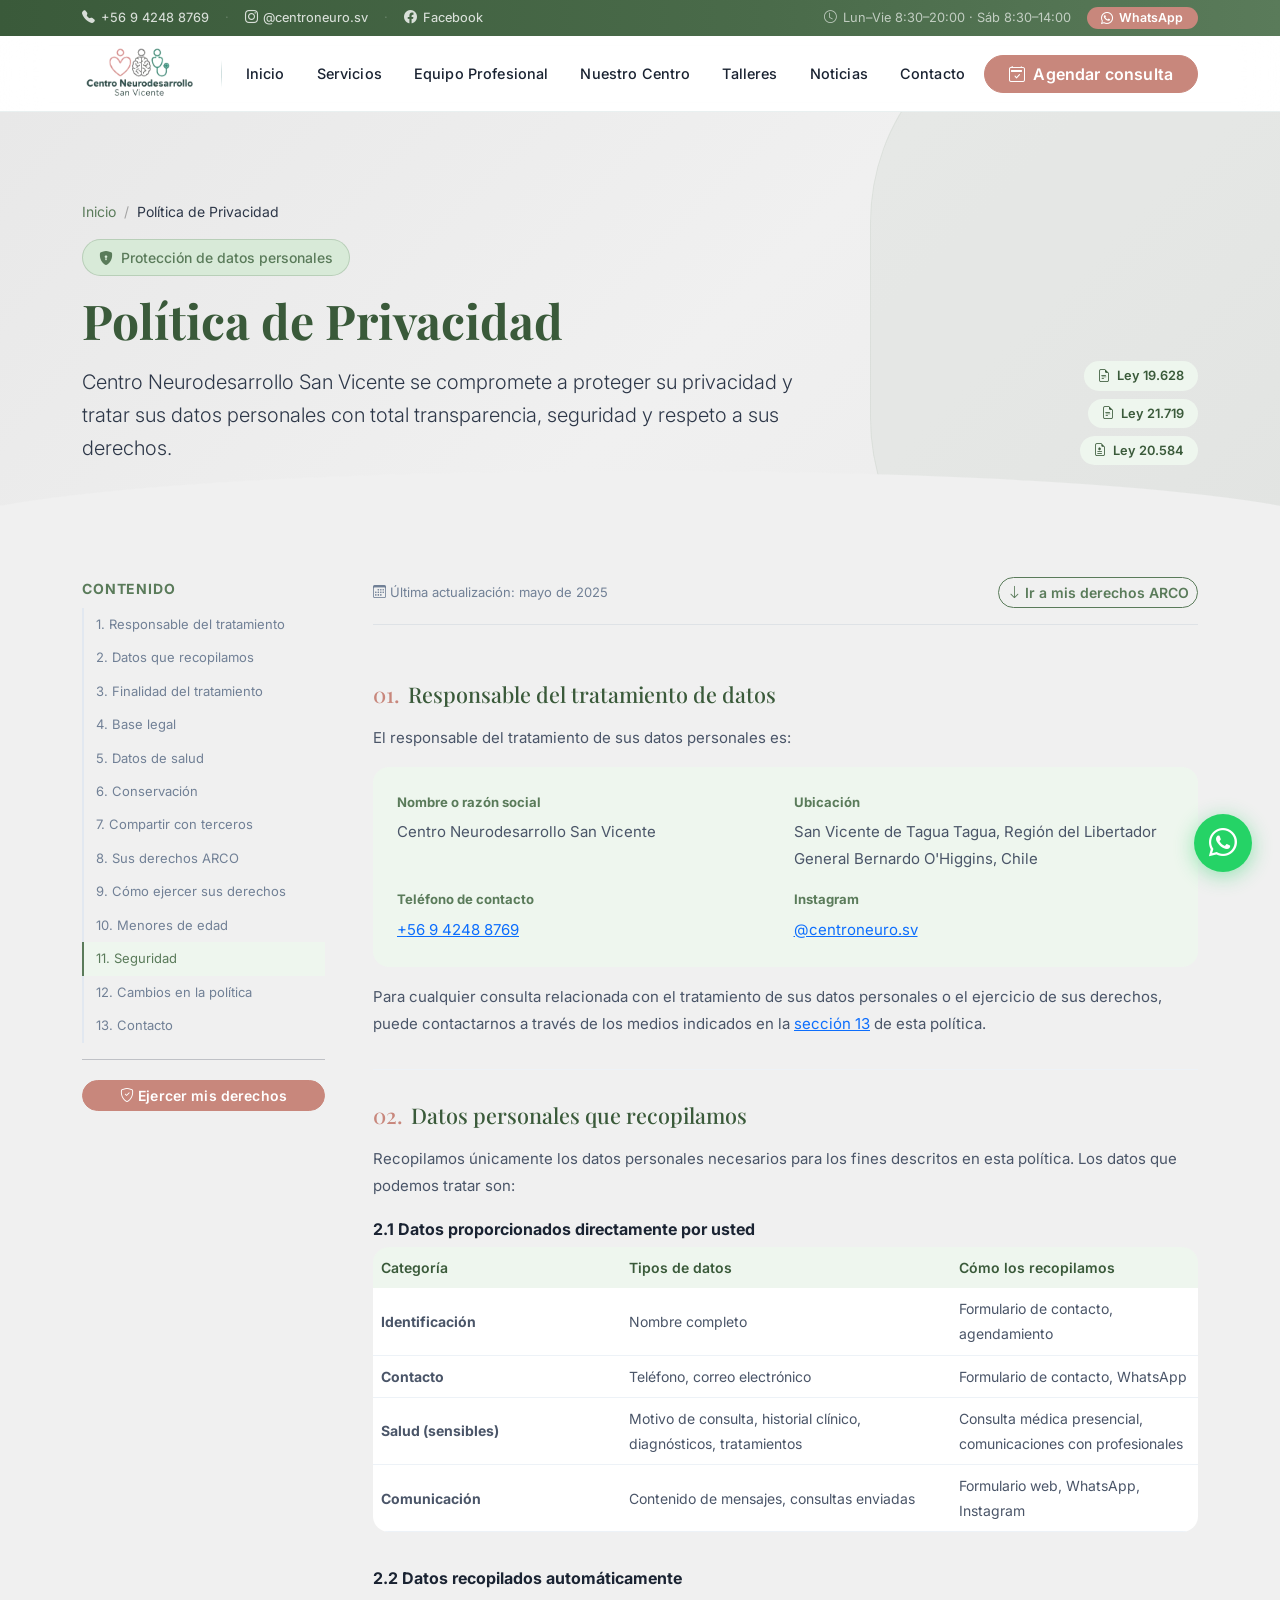
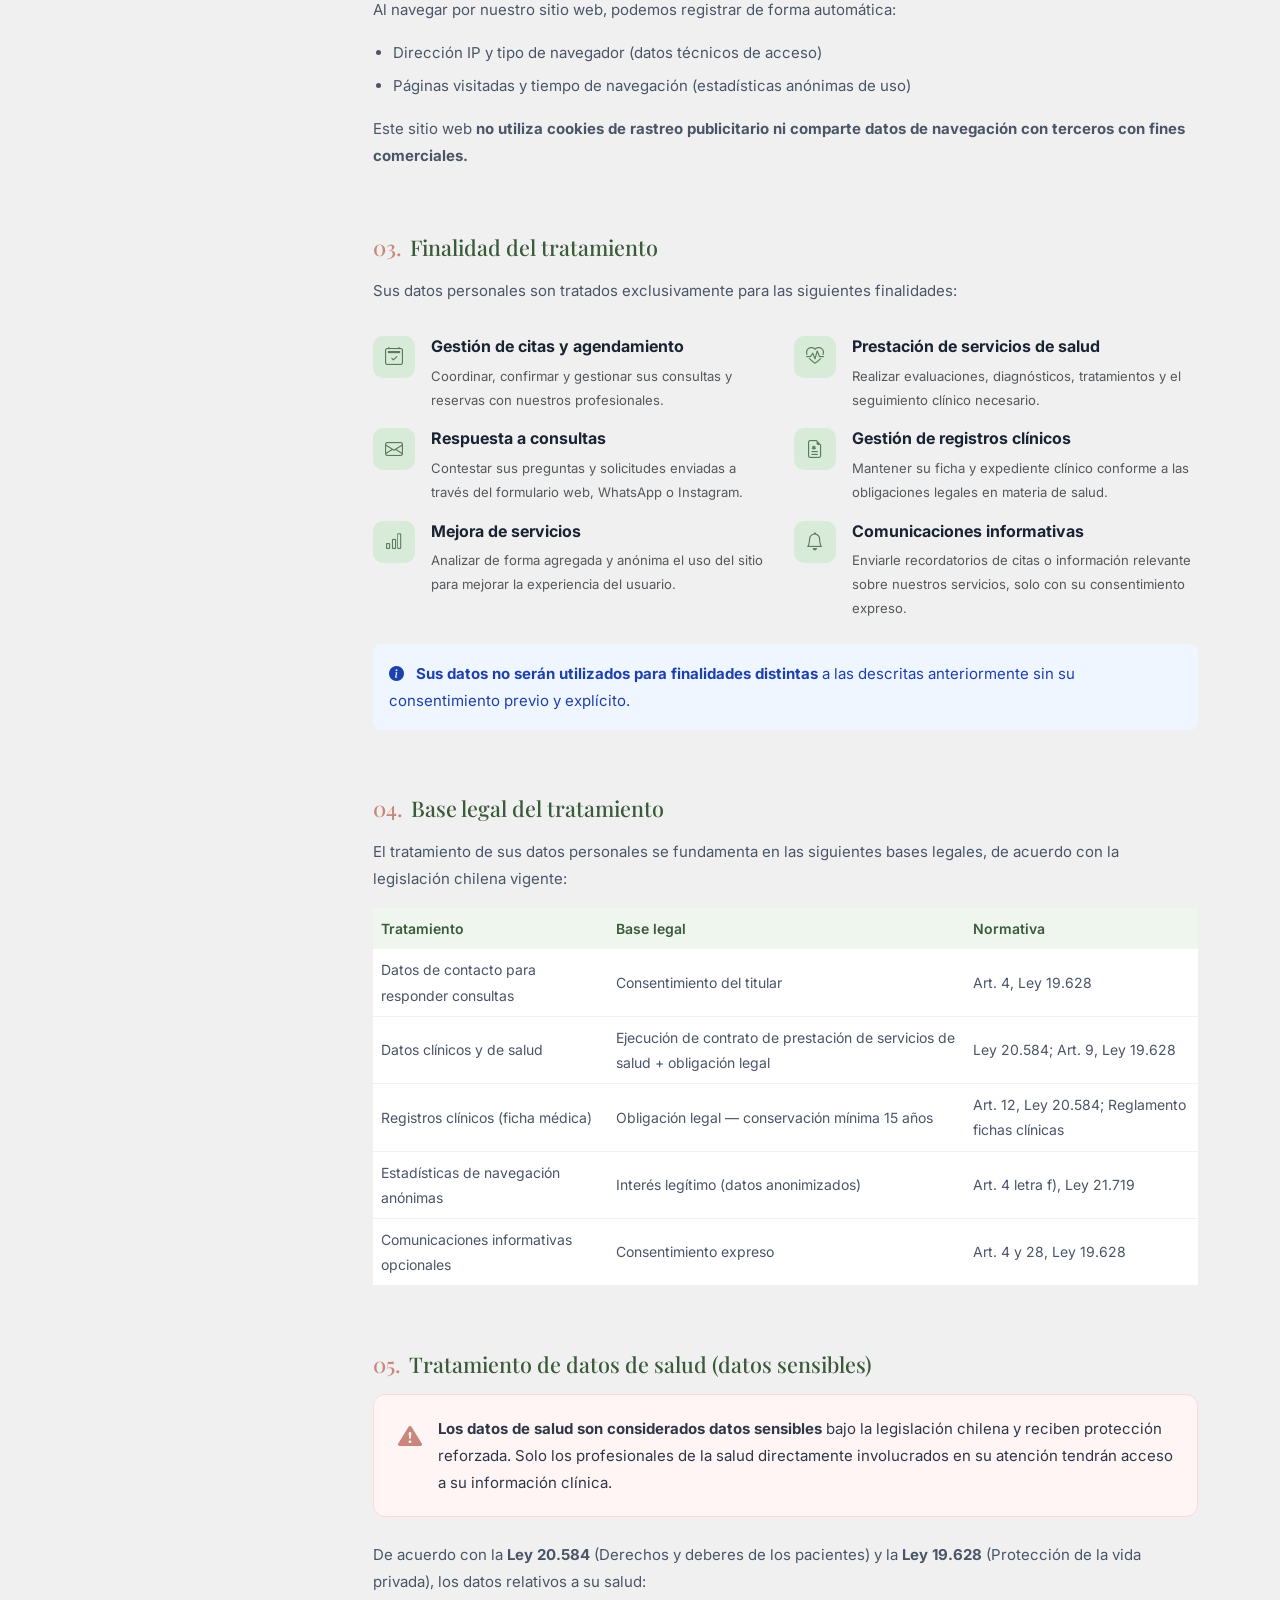
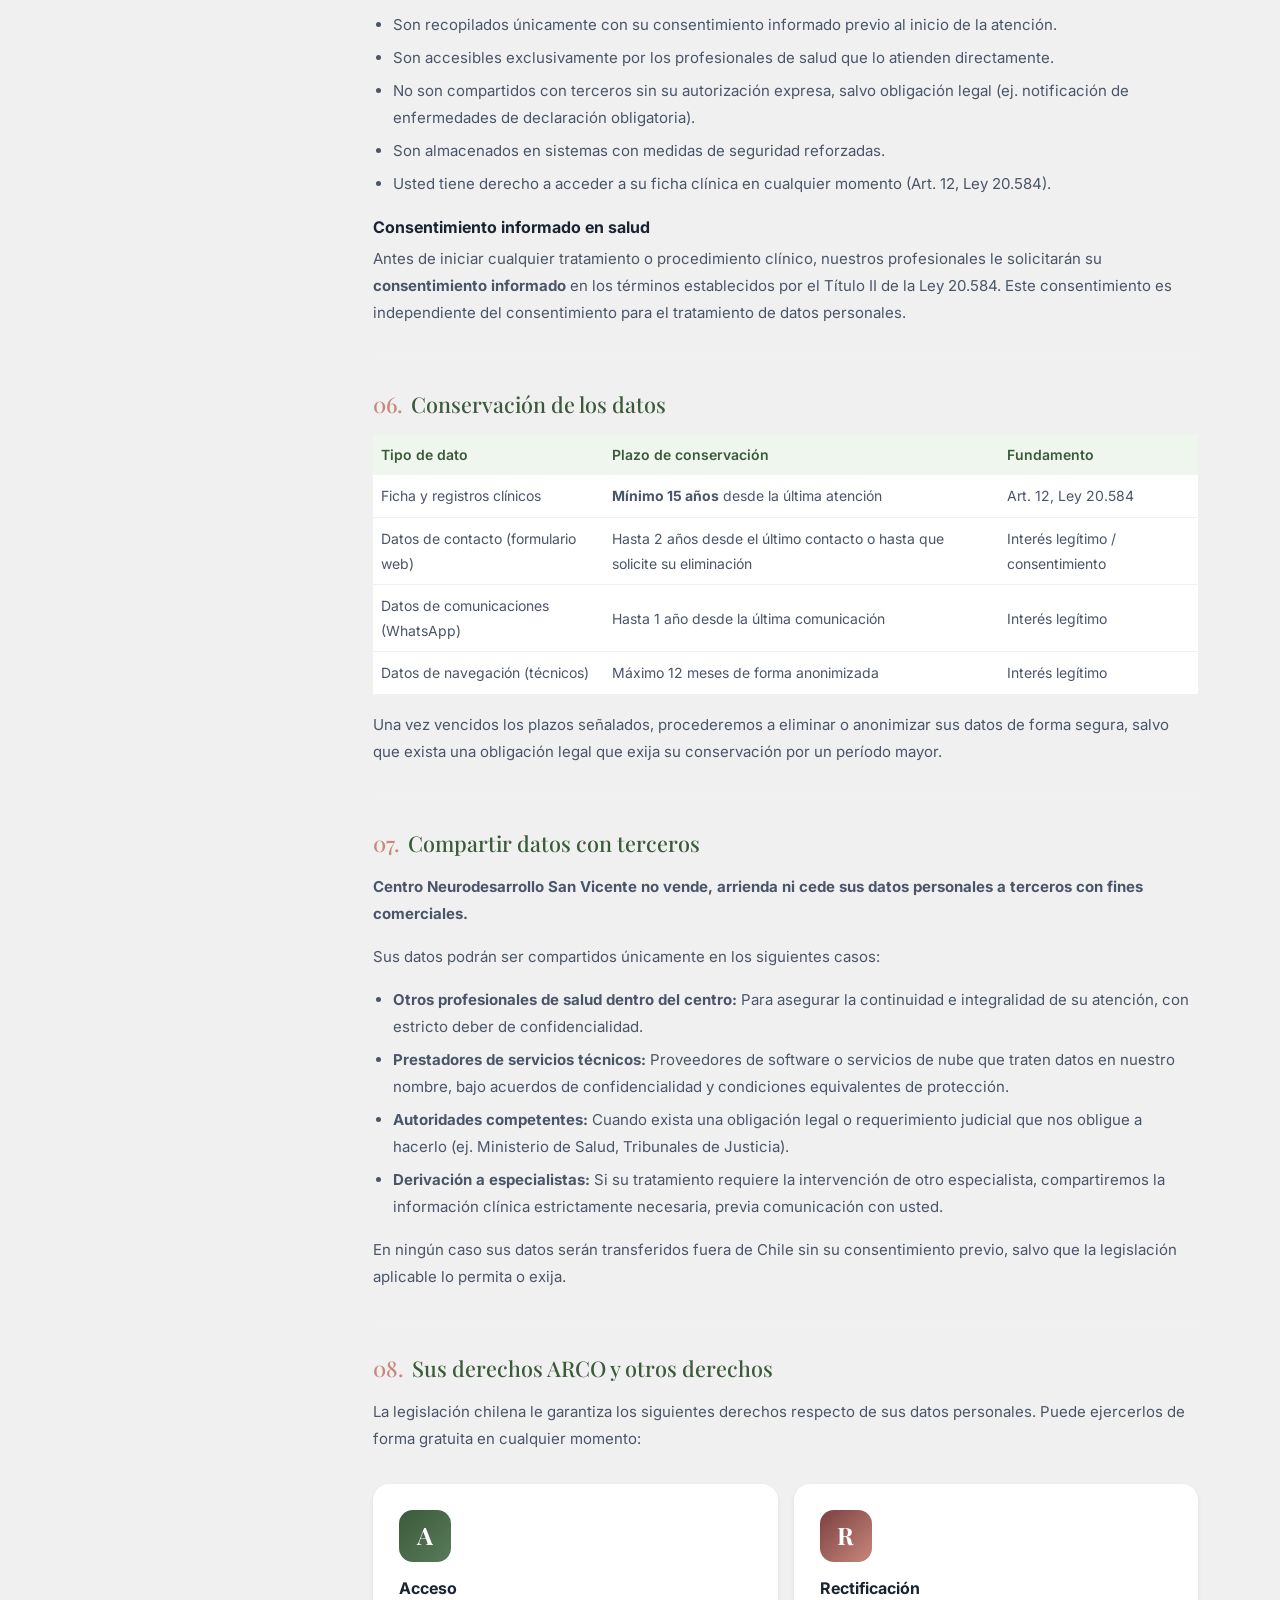
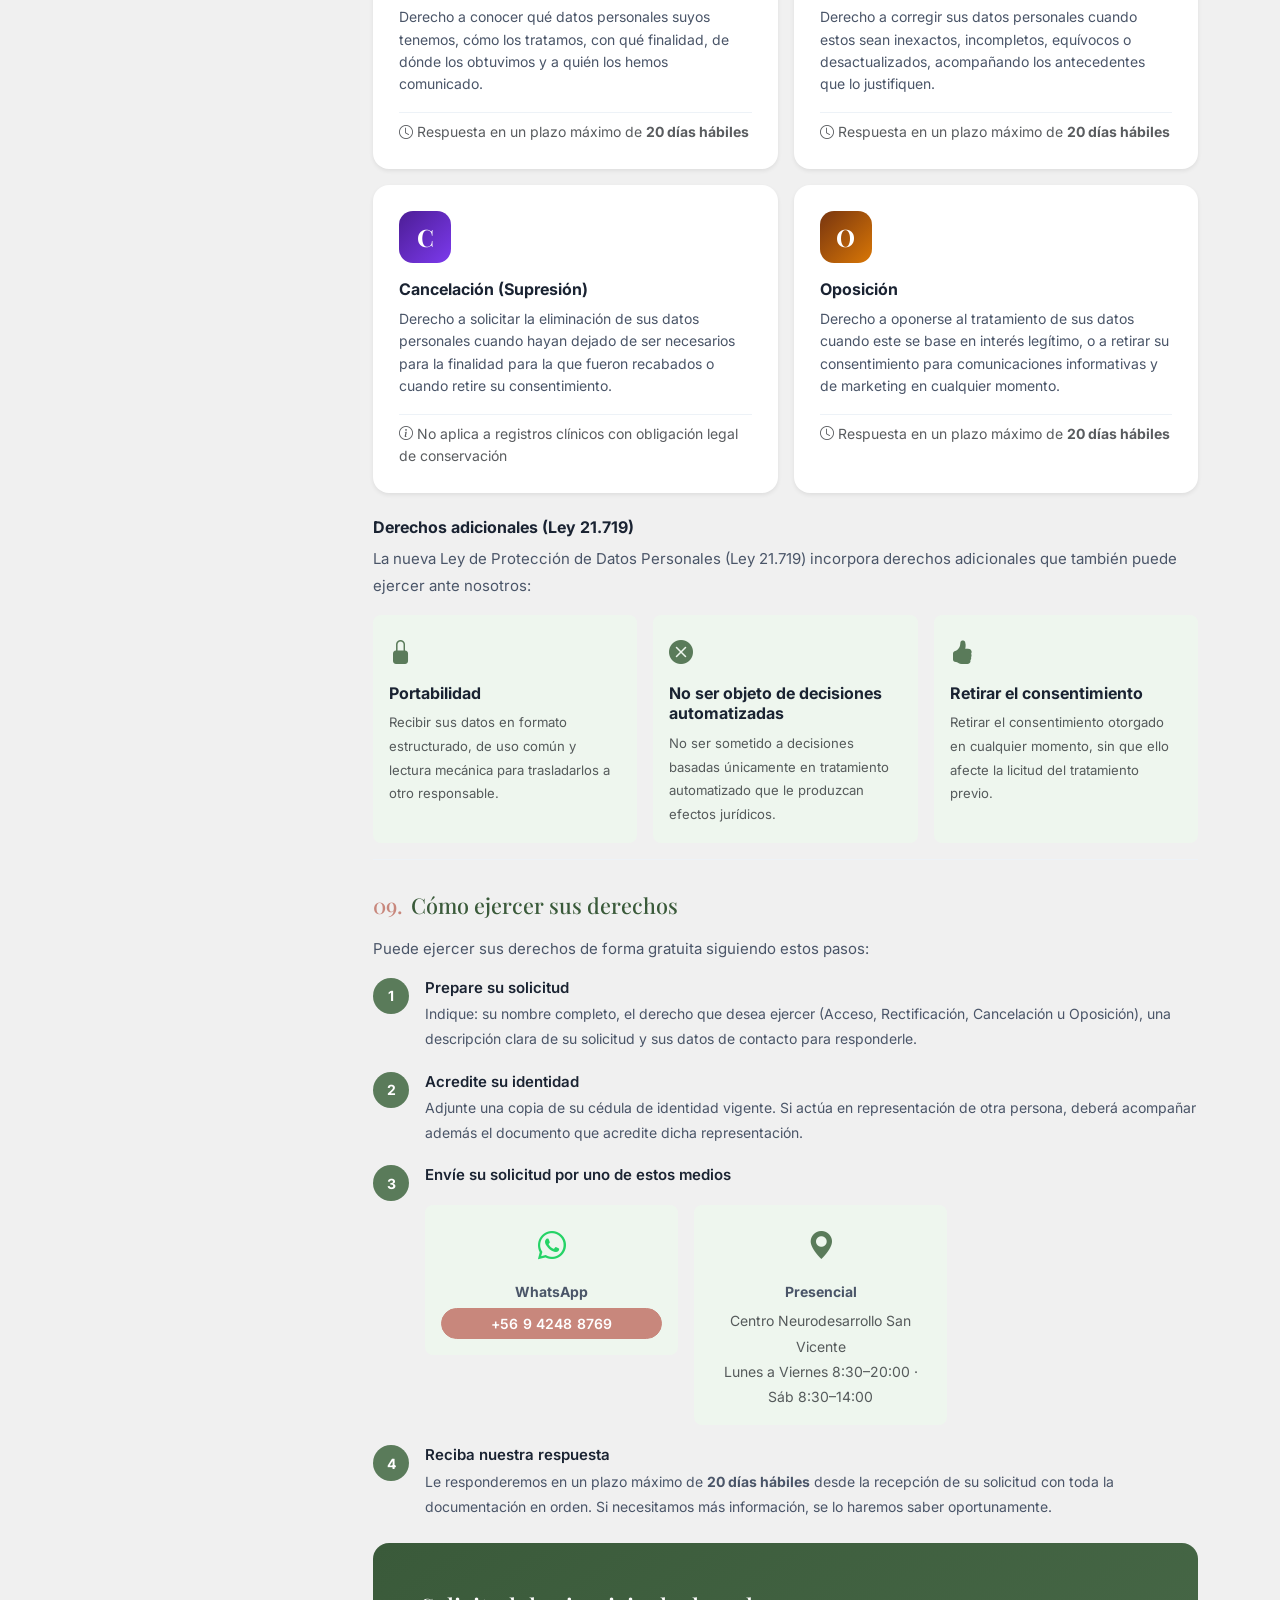
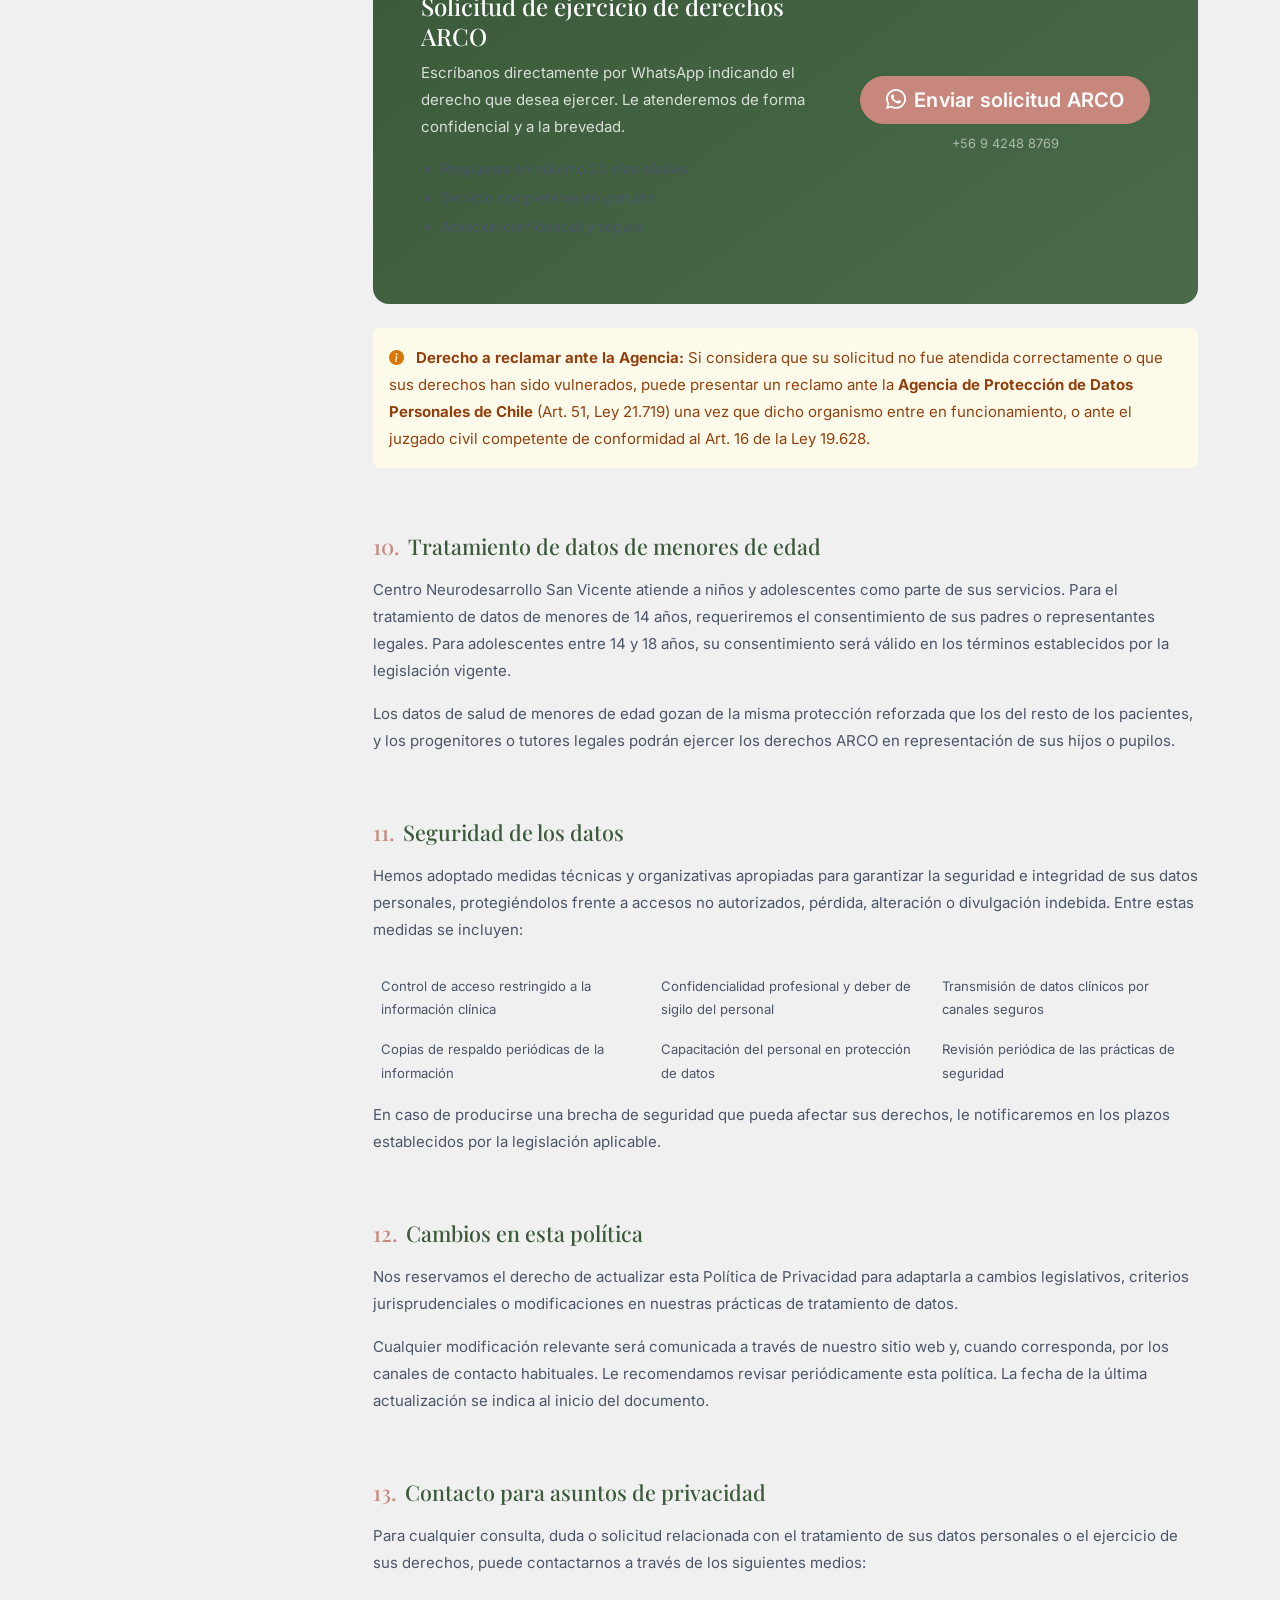
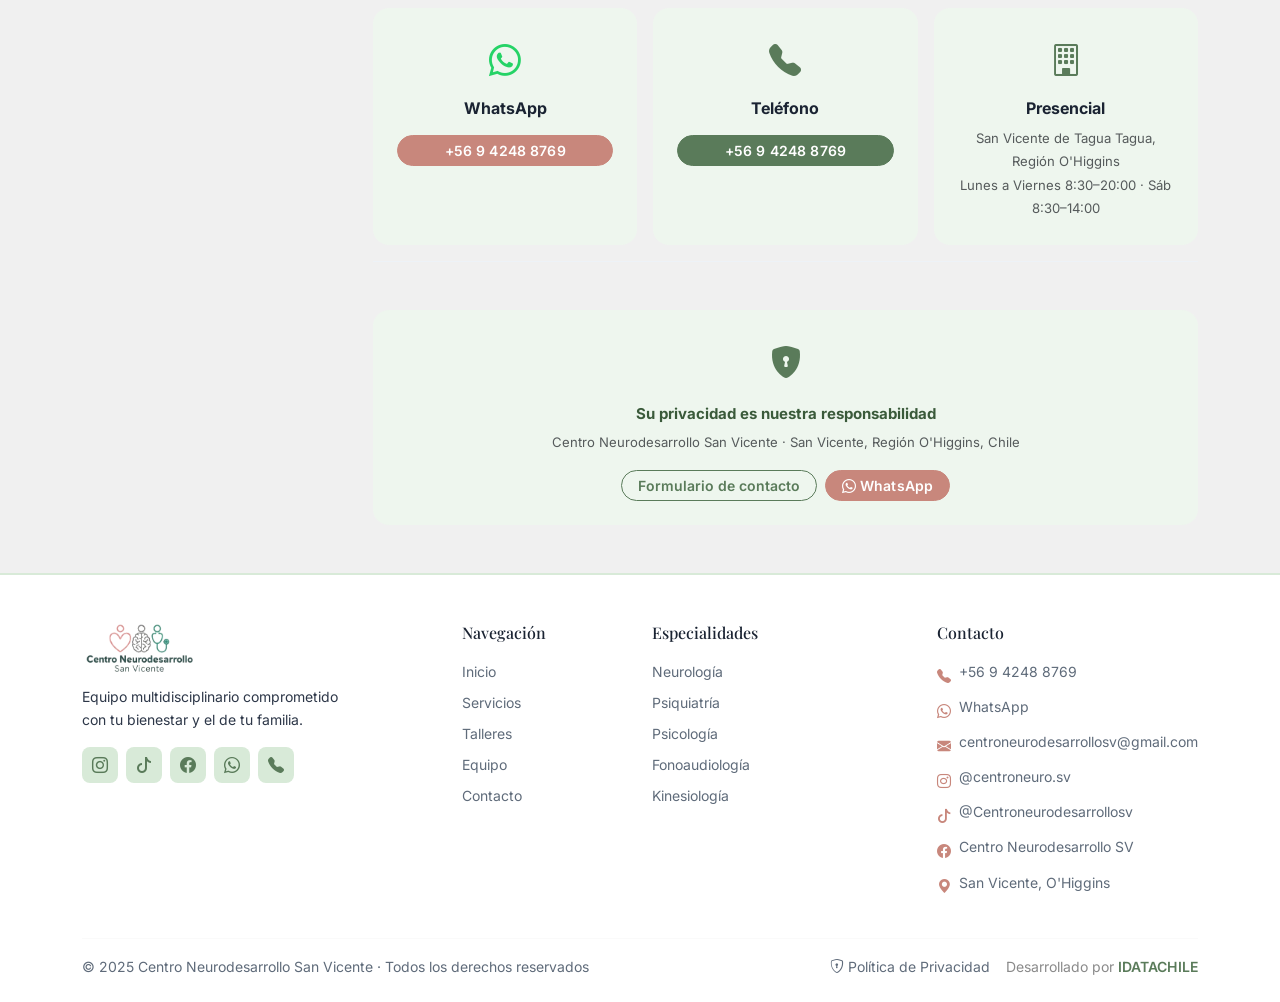
<file: privacidad.html>
﻿<!DOCTYPE html>
<html lang="es-CL">
<head>
  <meta charset="UTF-8">
  <meta name="viewport" content="width=device-width, initial-scale=1.0">
  <title>Política de Privacidad y Protección de Datos — Centro Neurodesarrollo San Vicente</title>
  <meta name="description" content="Política de privacidad y protección de datos personales del Centro Neurodesarrollo San Vicente. Conozca sus derechos ARCO y cómo ejercerlos.">
  <meta name="robots" content="noindex, follow">
  <link rel="icon" type="image/x-icon" href="assets/img/favicon/favicon.ico">
  <link rel="icon" type="image/png" sizes="16x16" href="assets/img/favicon/favicon-16x16.png">
  <link rel="icon" type="image/png" sizes="32x32" href="assets/img/favicon/favicon-32x32.png">
  <link rel="icon" type="image/png" sizes="96x96" href="assets/img/favicon/favicon-96x96.png">
  <link rel="apple-touch-icon" href="assets/img/favicon/apple-touch-icon.png">
  <link rel="manifest" href="manifest.json">
  <link href="https://cdn.jsdelivr.net/npm/bootstrap@5.3.3/dist/css/bootstrap.min.css" rel="stylesheet" integrity="sha384-QWTKZyjpPEjISv5WaRU9OFeRpok6YctnYmDr5pNlyT2bRjXh0JMhjY6hW+ALEwIH" crossorigin="anonymous">
  <link rel="stylesheet" href="https://cdn.jsdelivr.net/npm/bootstrap-icons@1.11.3/font/bootstrap-icons.min.css">
  <link rel="preconnect" href="https://fonts.googleapis.com">
  <link rel="preconnect" href="https://fonts.gstatic.com" crossorigin>
  <link href="https://fonts.googleapis.com/css2?family=Inter:wght@400;500;600;700&family=Playfair+Display:wght@600;700&display=swap" rel="stylesheet">
  <link href="css/custom.css" rel="stylesheet">
  <style>
    /* Estilos específicos para la página de privacidad */
    .policy-body { font-size: .9375rem; line-height: 1.8; color: #2D3748; }
    .policy-section { padding-top: 2rem; padding-bottom: 1rem; border-bottom: 1px solid #EDF2F7; }
    .policy-section:last-child { border-bottom: none; }
    .policy-section h2 { font-family: var(--font-heading); color: var(--color-primary-dark); font-size: 1.35rem; margin-bottom: 1rem; }
    .policy-section h3 { font-family: var(--font-body); font-size: 1rem; font-weight: 700; color: var(--color-heading); margin-top: 1.25rem; margin-bottom: .5rem; }
    .policy-section p, .policy-section li { color: #4A5568; }
    .policy-section ul { padding-left: 1.25rem; }
    .policy-section ul li { margin-bottom: .375rem; }

    /* Tarjeta ARCO */
    .arco-card {
      border-radius: 1rem;
      border: 2px solid transparent;
      padding: 1.5rem;
      height: 100%;
      transition: transform .25s, box-shadow .25s, border-color .25s;
      background: white;
    }
    .arco-card:hover { transform: translateY(-3px); box-shadow: 0 8px 24px rgba(90,123,90,.15); border-color: var(--color-primary-light); }
    .arco-letter {
      width: 52px; height: 52px;
      border-radius: 14px;
      display: flex; align-items: center; justify-content: center;
      font-family: var(--font-heading); font-size: 1.5rem; font-weight: 700;
      color: white; margin-bottom: 1rem; flex-shrink: 0;
    }
    .arco-card h5 { font-family: var(--font-body); font-size: 1rem; font-weight: 700; margin-bottom: .5rem; }
    .arco-card p  { font-size: .875rem; color: #4A5568; margin-bottom: 0; line-height: 1.6; }

    /* Steps para ejercer derechos */
    .step-item { display: flex; gap: 1rem; align-items: flex-start; margin-bottom: 1.25rem; }
    .step-num {
      width: 36px; height: 36px; border-radius: 50%; flex-shrink: 0;
      background: var(--color-primary); color: white;
      display: flex; align-items: center; justify-content: center;
      font-weight: 700; font-size: .875rem; font-family: var(--font-body);
    }
    .step-item h6 { font-family: var(--font-body); font-size: .9375rem; font-weight: 600; margin-bottom: .25rem; }
    .step-item p  { font-size: .875rem; color: #4A5568; margin-bottom: 0; }

    /* Tabla de datos */
    .data-table th { font-family: var(--font-body); font-weight: 600; font-size: .875rem; background: var(--color-primary-xlight); color: var(--color-primary-dark); border: none; }
    .data-table td { font-size: .875rem; color: #4A5568; vertical-align: middle; border-color: #EDF2F7; }

    /* Índice lateral sticky */
    .toc-nav { position: sticky; top: 80px; }
    .toc-nav .toc-link { display: block; padding: .375rem .75rem; font-size: .8125rem; color: #718096; text-decoration: none; border-left: 2px solid #E2E8F0; transition: all .2s; font-family: var(--font-body); }
    .toc-nav .toc-link:hover, .toc-nav .toc-link.active { color: var(--color-primary); border-left-color: var(--color-primary); background: var(--color-primary-xlight); }

    /* Alerta datos sensibles */
    .sensitive-alert { background: #FFF5F5; border: 1px solid #FED7D7; border-radius: .75rem; padding: 1.25rem 1.5rem; }
    .sensitive-alert .bi { color: #C8877C; }

    /* Badge base legal */
    .law-badge { display: inline-flex; align-items: center; gap: .375rem; background: var(--color-primary-xlight); color: var(--color-primary-dark); border-radius: 50px; padding: .25rem .875rem; font-size: .8rem; font-weight: 600; font-family: var(--font-body); }

    /* Última actualización */
    .last-updated { font-size: .8125rem; color: #718096; font-family: var(--font-body); }
  </style>
</head>
<body>

<!-- NAVBAR -->
<div class="top-bar" id="topBar">
  <div class="container">
    <div class="d-flex justify-content-between align-items-center">
      <div class="d-flex align-items-center gap-3">
        <a href="tel:+56942488769" class="top-bar-link"><i class="bi bi-telephone-fill"></i>+56 9 4248 8769</a>
        <span class="top-bar-sep d-none d-sm-inline">·</span>
        <a href="https://www.instagram.com/centroneuro.sv" class="top-bar-link d-none d-sm-inline-flex" target="_blank" rel="noopener noreferrer"><i class="bi bi-instagram"></i>@centroneuro.sv</a>
        <span class="top-bar-sep d-none d-md-inline">·</span>
        <a href="https://www.facebook.com/profile.php?id=61574772495186" class="top-bar-link d-none d-md-inline-flex" target="_blank" rel="noopener noreferrer"><i class="bi bi-facebook"></i>Facebook</a>
      </div>
      <div class="d-flex align-items-center gap-3">
        <span class="top-bar-text d-none d-md-inline-flex"><i class="bi bi-clock"></i>Lun–Vie 8:30–20:00 · Sáb 8:30–14:00</span>
        <a href="https://wa.me/56942488769?text=Hola%2C%20quisiera%20agendar%20una%20consulta" class="top-bar-cta" target="_blank" rel="noopener noreferrer"><i class="bi bi-whatsapp"></i>WhatsApp</a>
      </div>
    </div>
  </div>
</div>
<nav class="navbar navbar-expand-lg navbar-light sticky-top" id="mainNav">
  <div class="container">
    <a class="navbar-brand py-1" href="index.html">
      <img src="assets/img/logo-transparent-original-canvas.png" alt="Centro Neurodesarrollo San Vicente" class="navbar-logo" width="297" height="144">
    </a>
    <div class="navbar-brand-divider d-none d-lg-flex align-items-center"></div>
    <button class="navbar-toggler border-0" type="button" data-bs-toggle="collapse" data-bs-target="#navMain" aria-controls="navMain" aria-expanded="false" aria-label="Abrir menú">
      <span class="navbar-toggler-icon"></span>
    </button>
    <div class="collapse navbar-collapse" id="navMain">
      <ul class="navbar-nav mx-auto gap-1 py-2 py-lg-0">
        <li class="nav-item"><a class="nav-link" href="index.html" data-page="index.html">Inicio</a></li>
        <li class="nav-item"><a class="nav-link" href="servicios.html" data-page="servicios.html">Servicios</a></li>
        <li class="nav-item"><a class="nav-link" href="equipo.html" data-page="equipo.html">Equipo Profesional</a></li>
        <li class="nav-item"><a class="nav-link" href="nuestro-centro.html" data-page="nuestro-centro.html">Nuestro Centro</a></li>
        <li class="nav-item"><a class="nav-link" href="talleres.html" data-page="talleres.html">Talleres</a></li>
        <li class="nav-item"><a class="nav-link" href="noticias.html" data-page="noticias.html">Noticias</a></li>
        <li class="nav-item"><a class="nav-link" href="contacto.html" data-page="contacto.html">Contacto</a></li>
      </ul>
      <a href="https://wa.me/56942488769?text=Hola%2C%20quisiera%20agendar%20una%20consulta"
         class="btn btn-accent rounded-pill px-4 mt-2 mt-lg-0" target="_blank" rel="noopener noreferrer">
        <i class="bi bi-calendar2-check me-2"></i>Agendar consulta
      </a>
    </div>
  </div>
</nav>

<!-- PAGE HERO -->
<section class="page-hero">
  <div class="container position-relative" style="z-index:1">
    <nav aria-label="breadcrumb">
      <ol class="breadcrumb">
        <li class="breadcrumb-item"><a href="index.html">Inicio</a></li>
        <li class="breadcrumb-item active">Política de Privacidad</li>
      </ol>
    </nav>
    <div class="row align-items-end g-4">
      <div class="col-lg-8">
        <div class="hero-badge mb-3"><i class="bi bi-shield-lock-fill"></i> Protección de datos personales</div>
        <h1 class="display-5 fw-bold mb-3">Política de Privacidad</h1>
        <p class="lead mb-0">
          Centro Neurodesarrollo San Vicente se compromete a proteger su privacidad y tratar sus datos personales con total transparencia, seguridad y respeto a sus derechos.
        </p>
      </div>
      <div class="col-lg-4 d-none d-lg-block text-end">
        <div class="d-flex flex-column gap-2 align-items-end">
          <span class="law-badge"><i class="bi bi-file-earmark-text"></i>Ley 19.628</span>
          <span class="law-badge"><i class="bi bi-file-earmark-text"></i>Ley 21.719</span>
          <span class="law-badge"><i class="bi bi-file-earmark-medical"></i>Ley 20.584</span>
        </div>
      </div>
    </div>
  </div>
</section>

<!-- CONTENT -->
<section class="py-5">
  <div class="container">
    <div class="row g-5">

      <!-- ÍNDICE LATERAL -->
      <div class="col-lg-3 d-none d-lg-block">
        <nav class="toc-nav" aria-label="Índice de contenidos">
          <p class="fw-bold small text-uppercase mb-2" style="color:var(--color-primary);letter-spacing:.06em">Contenido</p>
          <a class="toc-link" href="#responsable">1. Responsable del tratamiento</a>
          <a class="toc-link" href="#datos-recopilados">2. Datos que recopilamos</a>
          <a class="toc-link" href="#finalidad">3. Finalidad del tratamiento</a>
          <a class="toc-link" href="#base-legal">4. Base legal</a>
          <a class="toc-link" href="#datos-sensibles">5. Datos de salud</a>
          <a class="toc-link" href="#conservacion">6. Conservación</a>
          <a class="toc-link" href="#terceros">7. Compartir con terceros</a>
          <a class="toc-link" href="#derechos-arco">8. Sus derechos ARCO</a>
          <a class="toc-link" href="#como-ejercer">9. Cómo ejercer sus derechos</a>
          <a class="toc-link" href="#menores">10. Menores de edad</a>
          <a class="toc-link" href="#seguridad">11. Seguridad</a>
          <a class="toc-link" href="#cambios">12. Cambios en la política</a>
          <a class="toc-link" href="#contacto-dpo">13. Contacto</a>
          <hr class="my-3">
          <a href="https://wa.me/56942488769?text=Hola%2C%20quiero%20ejercer%20mis%20derechos%20ARCO"
             class="btn btn-accent btn-sm rounded-pill w-100 mt-1" target="_blank" rel="noopener noreferrer">
            <i class="bi bi-shield-check me-1"></i>Ejercer mis derechos
          </a>
        </nav>
      </div>

      <!-- CONTENIDO PRINCIPAL -->
      <div class="col-lg-9 policy-body">

        <div class="d-flex flex-wrap align-items-center justify-content-between gap-2 mb-4 pb-3 border-bottom">
          <span class="last-updated"><i class="bi bi-calendar3 me-1"></i>Última actualización: mayo de 2025</span>
          <a href="#derechos-arco" class="btn btn-sm btn-outline-primary rounded-pill">
            <i class="bi bi-arrow-down me-1"></i>Ir a mis derechos ARCO
          </a>
        </div>

        <!-- 1. RESPONSABLE -->
        <div class="policy-section" id="responsable">
          <h2><span class="me-2" style="color:var(--color-accent)">01.</span>Responsable del tratamiento de datos</h2>
          <p>El responsable del tratamiento de sus datos personales es:</p>
          <div class="card border-0 rounded-4 p-4 mb-3" style="background:var(--color-primary-xlight)">
            <div class="row g-3">
              <div class="col-sm-6">
                <p class="small fw-bold mb-1" style="color:var(--color-primary)">Nombre o razón social</p>
                <p class="mb-0">Centro Neurodesarrollo San Vicente</p>
              </div>
              <div class="col-sm-6">
                <p class="small fw-bold mb-1" style="color:var(--color-primary)">Ubicación</p>
                <p class="mb-0">San Vicente de Tagua Tagua, Región del Libertador General Bernardo O'Higgins, Chile</p>
              </div>
              <div class="col-sm-6">
                <p class="small fw-bold mb-1" style="color:var(--color-primary)">Teléfono de contacto</p>
                <p class="mb-0"><a href="tel:+56942488769">+56 9 4248 8769</a></p>
              </div>
              <div class="col-sm-6">
                <p class="small fw-bold mb-1" style="color:var(--color-primary)">Instagram</p>
                <p class="mb-0"><a href="https://www.instagram.com/centroneuro.sv" target="_blank" rel="noopener noreferrer">@centroneuro.sv</a></p>
              </div>
            </div>
          </div>
          <p>Para cualquier consulta relacionada con el tratamiento de sus datos personales o el ejercicio de sus derechos, puede contactarnos a través de los medios indicados en la <a href="#contacto-dpo">sección 13</a> de esta política.</p>
        </div>

        <!-- 2. DATOS RECOPILADOS -->
        <div class="policy-section" id="datos-recopilados">
          <h2><span class="me-2" style="color:var(--color-accent)">02.</span>Datos personales que recopilamos</h2>
          <p>Recopilamos únicamente los datos personales necesarios para los fines descritos en esta política. Los datos que podemos tratar son:</p>

          <h3>2.1 Datos proporcionados directamente por usted</h3>
          <div class="table-responsive mb-3">
            <table class="table data-table rounded-4 overflow-hidden">
              <thead>
                <tr>
                  <th style="width:30%">Categoría</th>
                  <th style="width:40%">Tipos de datos</th>
                  <th>Cómo los recopilamos</th>
                </tr>
              </thead>
              <tbody>
                <tr>
                  <td><strong>Identificación</strong></td>
                  <td>Nombre completo</td>
                  <td>Formulario de contacto, agendamiento</td>
                </tr>
                <tr>
                  <td><strong>Contacto</strong></td>
                  <td>Teléfono, correo electrónico</td>
                  <td>Formulario de contacto, WhatsApp</td>
                </tr>
                <tr>
                  <td><strong>Salud (sensibles)</strong></td>
                  <td>Motivo de consulta, historial clínico, diagnósticos, tratamientos</td>
                  <td>Consulta médica presencial, comunicaciones con profesionales</td>
                </tr>
                <tr>
                  <td><strong>Comunicación</strong></td>
                  <td>Contenido de mensajes, consultas enviadas</td>
                  <td>Formulario web, WhatsApp, Instagram</td>
                </tr>
              </tbody>
            </table>
          </div>

          <h3>2.2 Datos recopilados automáticamente</h3>
          <p>Al navegar por nuestro sitio web, podemos registrar de forma automática:</p>
          <ul>
            <li>Dirección IP y tipo de navegador (datos técnicos de acceso)</li>
            <li>Páginas visitadas y tiempo de navegación (estadísticas anónimas de uso)</li>
          </ul>
          <p>Este sitio web <strong>no utiliza cookies de rastreo publicitario ni comparte datos de navegación con terceros con fines comerciales.</strong></p>
        </div>

        <!-- 3. FINALIDAD -->
        <div class="policy-section" id="finalidad">
          <h2><span class="me-2" style="color:var(--color-accent)">03.</span>Finalidad del tratamiento</h2>
          <p>Sus datos personales son tratados exclusivamente para las siguientes finalidades:</p>
          <div class="row g-3 mt-1">
            <div class="col-md-6">
              <div class="d-flex gap-3 align-items-start">
                <div class="benefit-icon flex-shrink-0"><i class="bi bi-calendar2-check"></i></div>
                <div>
                  <h6 style="font-weight:700">Gestión de citas y agendamiento</h6>
                  <p class="small text-muted mb-0">Coordinar, confirmar y gestionar sus consultas y reservas con nuestros profesionales.</p>
                </div>
              </div>
            </div>
            <div class="col-md-6">
              <div class="d-flex gap-3 align-items-start">
                <div class="benefit-icon flex-shrink-0"><i class="bi bi-heart-pulse"></i></div>
                <div>
                  <h6 style="font-weight:700">Prestación de servicios de salud</h6>
                  <p class="small text-muted mb-0">Realizar evaluaciones, diagnósticos, tratamientos y el seguimiento clínico necesario.</p>
                </div>
              </div>
            </div>
            <div class="col-md-6">
              <div class="d-flex gap-3 align-items-start">
                <div class="benefit-icon flex-shrink-0"><i class="bi bi-envelope"></i></div>
                <div>
                  <h6 style="font-weight:700">Respuesta a consultas</h6>
                  <p class="small text-muted mb-0">Contestar sus preguntas y solicitudes enviadas a través del formulario web, WhatsApp o Instagram.</p>
                </div>
              </div>
            </div>
            <div class="col-md-6">
              <div class="d-flex gap-3 align-items-start">
                <div class="benefit-icon flex-shrink-0"><i class="bi bi-file-earmark-medical"></i></div>
                <div>
                  <h6 style="font-weight:700">Gestión de registros clínicos</h6>
                  <p class="small text-muted mb-0">Mantener su ficha y expediente clínico conforme a las obligaciones legales en materia de salud.</p>
                </div>
              </div>
            </div>
            <div class="col-md-6">
              <div class="d-flex gap-3 align-items-start">
                <div class="benefit-icon flex-shrink-0"><i class="bi bi-bar-chart"></i></div>
                <div>
                  <h6 style="font-weight:700">Mejora de servicios</h6>
                  <p class="small text-muted mb-0">Analizar de forma agregada y anónima el uso del sitio para mejorar la experiencia del usuario.</p>
                </div>
              </div>
            </div>
            <div class="col-md-6">
              <div class="d-flex gap-3 align-items-start">
                <div class="benefit-icon flex-shrink-0"><i class="bi bi-bell"></i></div>
                <div>
                  <h6 style="font-weight:700">Comunicaciones informativas</h6>
                  <p class="small text-muted mb-0">Enviarle recordatorios de citas o información relevante sobre nuestros servicios, solo con su consentimiento expreso.</p>
                </div>
              </div>
            </div>
          </div>
          <div class="alert mt-4 rounded-3 border-0" style="background:#EFF6FF;color:#1e40af">
            <i class="bi bi-info-circle-fill me-2"></i>
            <strong>Sus datos no serán utilizados para finalidades distintas</strong> a las descritas anteriormente sin su consentimiento previo y explícito.
          </div>
        </div>

        <!-- 4. BASE LEGAL -->
        <div class="policy-section" id="base-legal">
          <h2><span class="me-2" style="color:var(--color-accent)">04.</span>Base legal del tratamiento</h2>
          <p>El tratamiento de sus datos personales se fundamenta en las siguientes bases legales, de acuerdo con la legislación chilena vigente:</p>
          <div class="table-responsive">
            <table class="table data-table">
              <thead>
                <tr>
                  <th>Tratamiento</th>
                  <th>Base legal</th>
                  <th>Normativa</th>
                </tr>
              </thead>
              <tbody>
                <tr>
                  <td>Datos de contacto para responder consultas</td>
                  <td>Consentimiento del titular</td>
                  <td>Art. 4, Ley 19.628</td>
                </tr>
                <tr>
                  <td>Datos clínicos y de salud</td>
                  <td>Ejecución de contrato de prestación de servicios de salud + obligación legal</td>
                  <td>Ley 20.584; Art. 9, Ley 19.628</td>
                </tr>
                <tr>
                  <td>Registros clínicos (ficha médica)</td>
                  <td>Obligación legal — conservación mínima 15 años</td>
                  <td>Art. 12, Ley 20.584; Reglamento fichas clínicas</td>
                </tr>
                <tr>
                  <td>Estadísticas de navegación anónimas</td>
                  <td>Interés legítimo (datos anonimizados)</td>
                  <td>Art. 4 letra f), Ley 21.719</td>
                </tr>
                <tr>
                  <td>Comunicaciones informativas opcionales</td>
                  <td>Consentimiento expreso</td>
                  <td>Art. 4 y 28, Ley 19.628</td>
                </tr>
              </tbody>
            </table>
          </div>
        </div>

        <!-- 5. DATOS SENSIBLES / SALUD -->
        <div class="policy-section" id="datos-sensibles">
          <h2><span class="me-2" style="color:var(--color-accent)">05.</span>Tratamiento de datos de salud (datos sensibles)</h2>
          <div class="sensitive-alert mb-4">
            <div class="d-flex gap-3">
              <i class="bi bi-exclamation-triangle-fill fs-4 flex-shrink-0"></i>
              <div>
                <strong>Los datos de salud son considerados datos sensibles</strong> bajo la legislación chilena y reciben protección reforzada. Solo los profesionales de la salud directamente involucrados en su atención tendrán acceso a su información clínica.
              </div>
            </div>
          </div>
          <p>De acuerdo con la <strong>Ley 20.584</strong> (Derechos y deberes de los pacientes) y la <strong>Ley 19.628</strong> (Protección de la vida privada), los datos relativos a su salud:</p>
          <ul>
            <li>Son recopilados únicamente con su consentimiento informado previo al inicio de la atención.</li>
            <li>Son accesibles exclusivamente por los profesionales de salud que lo atienden directamente.</li>
            <li>No son compartidos con terceros sin su autorización expresa, salvo obligación legal (ej. notificación de enfermedades de declaración obligatoria).</li>
            <li>Son almacenados en sistemas con medidas de seguridad reforzadas.</li>
            <li>Usted tiene derecho a acceder a su ficha clínica en cualquier momento (Art. 12, Ley 20.584).</li>
          </ul>
          <h3>Consentimiento informado en salud</h3>
          <p>Antes de iniciar cualquier tratamiento o procedimiento clínico, nuestros profesionales le solicitarán su <strong>consentimiento informado</strong> en los términos establecidos por el Título II de la Ley 20.584. Este consentimiento es independiente del consentimiento para el tratamiento de datos personales.</p>
        </div>

        <!-- 6. CONSERVACIÓN -->
        <div class="policy-section" id="conservacion">
          <h2><span class="me-2" style="color:var(--color-accent)">06.</span>Conservación de los datos</h2>
          <div class="table-responsive">
            <table class="table data-table">
              <thead>
                <tr><th>Tipo de dato</th><th>Plazo de conservación</th><th>Fundamento</th></tr>
              </thead>
              <tbody>
                <tr>
                  <td>Ficha y registros clínicos</td>
                  <td><strong>Mínimo 15 años</strong> desde la última atención</td>
                  <td>Art. 12, Ley 20.584</td>
                </tr>
                <tr>
                  <td>Datos de contacto (formulario web)</td>
                  <td>Hasta 2 años desde el último contacto o hasta que solicite su eliminación</td>
                  <td>Interés legítimo / consentimiento</td>
                </tr>
                <tr>
                  <td>Datos de comunicaciones (WhatsApp)</td>
                  <td>Hasta 1 año desde la última comunicación</td>
                  <td>Interés legítimo</td>
                </tr>
                <tr>
                  <td>Datos de navegación (técnicos)</td>
                  <td>Máximo 12 meses de forma anonimizada</td>
                  <td>Interés legítimo</td>
                </tr>
              </tbody>
            </table>
          </div>
          <p>Una vez vencidos los plazos señalados, procederemos a eliminar o anonimizar sus datos de forma segura, salvo que exista una obligación legal que exija su conservación por un período mayor.</p>
        </div>

        <!-- 7. TERCEROS -->
        <div class="policy-section" id="terceros">
          <h2><span class="me-2" style="color:var(--color-accent)">07.</span>Compartir datos con terceros</h2>
          <p><strong>Centro Neurodesarrollo San Vicente no vende, arrienda ni cede sus datos personales a terceros con fines comerciales.</strong></p>
          <p>Sus datos podrán ser compartidos únicamente en los siguientes casos:</p>
          <ul>
            <li><strong>Otros profesionales de salud dentro del centro:</strong> Para asegurar la continuidad e integralidad de su atención, con estricto deber de confidencialidad.</li>
            <li><strong>Prestadores de servicios técnicos:</strong> Proveedores de software o servicios de nube que traten datos en nuestro nombre, bajo acuerdos de confidencialidad y condiciones equivalentes de protección.</li>
            <li><strong>Autoridades competentes:</strong> Cuando exista una obligación legal o requerimiento judicial que nos obligue a hacerlo (ej. Ministerio de Salud, Tribunales de Justicia).</li>
            <li><strong>Derivación a especialistas:</strong> Si su tratamiento requiere la intervención de otro especialista, compartiremos la información clínica estrictamente necesaria, previa comunicación con usted.</li>
          </ul>
          <p>En ningún caso sus datos serán transferidos fuera de Chile sin su consentimiento previo, salvo que la legislación aplicable lo permita o exija.</p>
        </div>

        <!-- 8. DERECHOS ARCO -->
        <div class="policy-section" id="derechos-arco">
          <h2><span class="me-2" style="color:var(--color-accent)">08.</span>Sus derechos ARCO y otros derechos</h2>
          <p>La legislación chilena le garantiza los siguientes derechos respecto de sus datos personales. Puede ejercerlos de forma gratuita en cualquier momento:</p>

          <div class="row g-3 mt-2">
            <!-- Acceso -->
            <div class="col-md-6">
              <div class="arco-card shadow-sm">
                <div class="arco-letter" style="background:linear-gradient(135deg,#3A5A3A,#5A7B5A)">A</div>
                <h5>Acceso</h5>
                <p>Derecho a conocer qué datos personales suyos tenemos, cómo los tratamos, con qué finalidad, de dónde los obtuvimos y a quién los hemos comunicado.</p>
                <div class="mt-3 pt-2" style="border-top:1px solid #EDF2F7">
                  <p class="small text-muted mb-0"><i class="bi bi-clock me-1"></i>Respuesta en un plazo máximo de <strong>20 días hábiles</strong></p>
                </div>
              </div>
            </div>
            <!-- Rectificación -->
            <div class="col-md-6">
              <div class="arco-card shadow-sm">
                <div class="arco-letter" style="background:linear-gradient(135deg,#7a4040,#C8877C)">R</div>
                <h5>Rectificación</h5>
                <p>Derecho a corregir sus datos personales cuando estos sean inexactos, incompletos, equívocos o desactualizados, acompañando los antecedentes que lo justifiquen.</p>
                <div class="mt-3 pt-2" style="border-top:1px solid #EDF2F7">
                  <p class="small text-muted mb-0"><i class="bi bi-clock me-1"></i>Respuesta en un plazo máximo de <strong>20 días hábiles</strong></p>
                </div>
              </div>
            </div>
            <!-- Cancelación -->
            <div class="col-md-6">
              <div class="arco-card shadow-sm">
                <div class="arco-letter" style="background:linear-gradient(135deg,#4c1d95,#7c3aed)">C</div>
                <h5>Cancelación (Supresión)</h5>
                <p>Derecho a solicitar la eliminación de sus datos personales cuando hayan dejado de ser necesarios para la finalidad para la que fueron recabados o cuando retire su consentimiento.</p>
                <div class="mt-3 pt-2" style="border-top:1px solid #EDF2F7">
                  <p class="small text-muted mb-0"><i class="bi bi-info-circle me-1"></i>No aplica a registros clínicos con obligación legal de conservación</p>
                </div>
              </div>
            </div>
            <!-- Oposición -->
            <div class="col-md-6">
              <div class="arco-card shadow-sm">
                <div class="arco-letter" style="background:linear-gradient(135deg,#78350f,#d97706)">O</div>
                <h5>Oposición</h5>
                <p>Derecho a oponerse al tratamiento de sus datos cuando este se base en interés legítimo, o a retirar su consentimiento para comunicaciones informativas y de marketing en cualquier momento.</p>
                <div class="mt-3 pt-2" style="border-top:1px solid #EDF2F7">
                  <p class="small text-muted mb-0"><i class="bi bi-clock me-1"></i>Respuesta en un plazo máximo de <strong>20 días hábiles</strong></p>
                </div>
              </div>
            </div>
          </div>

          <!-- Derechos adicionales Ley 21.719 -->
          <h3 class="mt-4">Derechos adicionales (Ley 21.719)</h3>
          <p>La nueva Ley de Protección de Datos Personales (Ley 21.719) incorpora derechos adicionales que también puede ejercer ante nosotros:</p>
          <div class="row g-3">
            <div class="col-md-4">
              <div class="card border-0 rounded-3 p-3 h-100" style="background:var(--color-primary-xlight)">
                <i class="bi bi-lock-fill fs-4 mb-2" style="color:var(--color-primary)"></i>
                <h6 style="font-weight:700">Portabilidad</h6>
                <p class="small text-muted mb-0">Recibir sus datos en formato estructurado, de uso común y lectura mecánica para trasladarlos a otro responsable.</p>
              </div>
            </div>
            <div class="col-md-4">
              <div class="card border-0 rounded-3 p-3 h-100" style="background:var(--color-primary-xlight)">
                <i class="bi bi-x-circle-fill fs-4 mb-2" style="color:var(--color-primary)"></i>
                <h6 style="font-weight:700">No ser objeto de decisiones automatizadas</h6>
                <p class="small text-muted mb-0">No ser sometido a decisiones basadas únicamente en tratamiento automatizado que le produzcan efectos jurídicos.</p>
              </div>
            </div>
            <div class="col-md-4">
              <div class="card border-0 rounded-3 p-3 h-100" style="background:var(--color-primary-xlight)">
                <i class="bi bi-hand-thumbs-up-fill fs-4 mb-2" style="color:var(--color-primary)"></i>
                <h6 style="font-weight:700">Retirar el consentimiento</h6>
                <p class="small text-muted mb-0">Retirar el consentimiento otorgado en cualquier momento, sin que ello afecte la licitud del tratamiento previo.</p>
              </div>
            </div>
          </div>
        </div>

        <!-- 9. CÓMO EJERCER DERECHOS -->
        <div class="policy-section" id="como-ejercer">
          <h2><span class="me-2" style="color:var(--color-accent)">09.</span>Cómo ejercer sus derechos</h2>
          <p>Puede ejercer sus derechos de forma gratuita siguiendo estos pasos:</p>

          <div class="mt-3 mb-4">
            <div class="step-item">
              <div class="step-num">1</div>
              <div>
                <h6>Prepare su solicitud</h6>
                <p>Indique: su nombre completo, el derecho que desea ejercer (Acceso, Rectificación, Cancelación u Oposición), una descripción clara de su solicitud y sus datos de contacto para responderle.</p>
              </div>
            </div>
            <div class="step-item">
              <div class="step-num">2</div>
              <div>
                <h6>Acredite su identidad</h6>
                <p>Adjunte una copia de su cédula de identidad vigente. Si actúa en representación de otra persona, deberá acompañar además el documento que acredite dicha representación.</p>
              </div>
            </div>
            <div class="step-item">
              <div class="step-num">3</div>
              <div>
                <h6>Envíe su solicitud por uno de estos medios</h6>
                <div class="row g-3 mt-1">
                  <div class="col-sm-6">
                    <div class="card border-0 rounded-3 p-3 text-center" style="background:#EEF6EE">
                      <i class="bi bi-whatsapp fs-3 mb-2" style="color:#25D366"></i>
                      <p class="small fw-bold mb-1">WhatsApp</p>
                      <a href="https://wa.me/56942488769?text=Hola%2C%20quiero%20ejercer%20mis%20derechos%20ARCO%20sobre%20mis%20datos%20personales"
                         class="btn btn-sm btn-accent rounded-pill" target="_blank" rel="noopener noreferrer">
                        +56 9 4248 8769
                      </a>
                    </div>
                  </div>
                  <div class="col-sm-6">
                    <div class="card border-0 rounded-3 p-3 text-center" style="background:#EEF6EE">
                      <i class="bi bi-geo-alt-fill fs-3 mb-2" style="color:var(--color-primary)"></i>
                      <p class="small fw-bold mb-1">Presencial</p>
                      <p class="small text-muted mb-0">Centro Neurodesarrollo San Vicente<br>Lunes a Viernes 8:30–20:00 · Sáb 8:30–14:00</p>
                    </div>
                  </div>
                </div>
              </div>
            </div>
            <div class="step-item">
              <div class="step-num">4</div>
              <div>
                <h6>Reciba nuestra respuesta</h6>
                <p>Le responderemos en un plazo máximo de <strong>20 días hábiles</strong> desde la recepción de su solicitud con toda la documentación en orden. Si necesitamos más información, se lo haremos saber oportunamente.</p>
              </div>
            </div>
          </div>

          <!-- Formulario de solicitud ARCO -->
          <div class="card border-0 rounded-4 p-4 p-md-5" style="background:linear-gradient(145deg,var(--color-primary-dark),var(--color-primary-mid))">
            <div class="row align-items-center g-4">
              <div class="col-lg-7">
                <h4 class="font-heading text-white mb-2">Solicitud de ejercicio de derechos ARCO</h4>
                <p style="color:rgba(255,255,255,.8);font-size:.9375rem">
                  Escríbanos directamente por WhatsApp indicando el derecho que desea ejercer. Le atenderemos de forma confidencial y a la brevedad.
                </p>
                <ul style="color:rgba(255,255,255,.7);font-size:.875rem;padding-left:1.25rem">
                  <li class="mb-1">Respuesta en máximo 20 días hábiles</li>
                  <li class="mb-1">Servicio completamente gratuito</li>
                  <li class="mb-1">Atención confidencial y segura</li>
                </ul>
              </div>
              <div class="col-lg-5 text-center">
                <a href="https://wa.me/56942488769?text=Hola%2C%20deseo%20ejercer%20mis%20derechos%20ARCO.%20Mi%20solicitud%20es%3A%20"
                   class="btn btn-lg btn-accent rounded-pill px-4 mb-2 d-block" target="_blank" rel="noopener noreferrer">
                  <i class="bi bi-whatsapp me-2"></i>Enviar solicitud ARCO
                </a>
                <p style="color:rgba(255,255,255,.55);font-size:.8rem">+56 9 4248 8769</p>
              </div>
            </div>
          </div>

          <div class="alert mt-4 rounded-3 border-0" style="background:#FFFBEB;color:#92400e">
            <i class="bi bi-info-circle-fill me-2" style="color:#d97706"></i>
            <strong>Derecho a reclamar ante la Agencia:</strong> Si considera que su solicitud no fue atendida correctamente o que sus derechos han sido vulnerados, puede presentar un reclamo ante la <strong>Agencia de Protección de Datos Personales de Chile</strong> (Art. 51, Ley 21.719) una vez que dicho organismo entre en funcionamiento, o ante el juzgado civil competente de conformidad al Art. 16 de la Ley 19.628.
          </div>
        </div>

        <!-- 10. MENORES -->
        <div class="policy-section" id="menores">
          <h2><span class="me-2" style="color:var(--color-accent)">10.</span>Tratamiento de datos de menores de edad</h2>
          <p>Centro Neurodesarrollo San Vicente atiende a niños y adolescentes como parte de sus servicios. Para el tratamiento de datos de menores de 14 años, requeriremos el consentimiento de sus padres o representantes legales. Para adolescentes entre 14 y 18 años, su consentimiento será válido en los términos establecidos por la legislación vigente.</p>
          <p>Los datos de salud de menores de edad gozan de la misma protección reforzada que los del resto de los pacientes, y los progenitores o tutores legales podrán ejercer los derechos ARCO en representación de sus hijos o pupilos.</p>
        </div>

        <!-- 11. SEGURIDAD -->
        <div class="policy-section" id="seguridad">
          <h2><span class="me-2" style="color:var(--color-accent)">11.</span>Seguridad de los datos</h2>
          <p>Hemos adoptado medidas técnicas y organizativas apropiadas para garantizar la seguridad e integridad de sus datos personales, protegiéndolos frente a accesos no autorizados, pérdida, alteración o divulgación indebida. Entre estas medidas se incluyen:</p>
          <div class="row g-3 mt-1">
            <div class="col-sm-6 col-md-4">
              <div class="d-flex gap-2 align-items-start">
                <i class="bi bi-shield-check-fill mt-1 flex-shrink-0" style="color:var(--color-primary)"></i>
                <p class="small mb-0">Control de acceso restringido a la información clínica</p>
              </div>
            </div>
            <div class="col-sm-6 col-md-4">
              <div class="d-flex gap-2 align-items-start">
                <i class="bi bi-shield-check-fill mt-1 flex-shrink-0" style="color:var(--color-primary)"></i>
                <p class="small mb-0">Confidencialidad profesional y deber de sigilo del personal</p>
              </div>
            </div>
            <div class="col-sm-6 col-md-4">
              <div class="d-flex gap-2 align-items-start">
                <i class="bi bi-shield-check-fill mt-1 flex-shrink-0" style="color:var(--color-primary)"></i>
                <p class="small mb-0">Transmisión de datos clínicos por canales seguros</p>
              </div>
            </div>
            <div class="col-sm-6 col-md-4">
              <div class="d-flex gap-2 align-items-start">
                <i class="bi bi-shield-check-fill mt-1 flex-shrink-0" style="color:var(--color-primary)"></i>
                <p class="small mb-0">Copias de respaldo periódicas de la información</p>
              </div>
            </div>
            <div class="col-sm-6 col-md-4">
              <div class="d-flex gap-2 align-items-start">
                <i class="bi bi-shield-check-fill mt-1 flex-shrink-0" style="color:var(--color-primary)"></i>
                <p class="small mb-0">Capacitación del personal en protección de datos</p>
              </div>
            </div>
            <div class="col-sm-6 col-md-4">
              <div class="d-flex gap-2 align-items-start">
                <i class="bi bi-shield-check-fill mt-1 flex-shrink-0" style="color:var(--color-primary)"></i>
                <p class="small mb-0">Revisión periódica de las prácticas de seguridad</p>
              </div>
            </div>
          </div>
          <p class="mt-3">En caso de producirse una brecha de seguridad que pueda afectar sus derechos, le notificaremos en los plazos establecidos por la legislación aplicable.</p>
        </div>

        <!-- 12. CAMBIOS -->
        <div class="policy-section" id="cambios">
          <h2><span class="me-2" style="color:var(--color-accent)">12.</span>Cambios en esta política</h2>
          <p>Nos reservamos el derecho de actualizar esta Política de Privacidad para adaptarla a cambios legislativos, criterios jurisprudenciales o modificaciones en nuestras prácticas de tratamiento de datos.</p>
          <p>Cualquier modificación relevante será comunicada a través de nuestro sitio web y, cuando corresponda, por los canales de contacto habituales. Le recomendamos revisar periódicamente esta política. La fecha de la última actualización se indica al inicio del documento.</p>
        </div>

        <!-- 13. CONTACTO DPO -->
        <div class="policy-section" id="contacto-dpo">
          <h2><span class="me-2" style="color:var(--color-accent)">13.</span>Contacto para asuntos de privacidad</h2>
          <p>Para cualquier consulta, duda o solicitud relacionada con el tratamiento de sus datos personales o el ejercicio de sus derechos, puede contactarnos a través de los siguientes medios:</p>
          <div class="row g-3 mt-1">
            <div class="col-sm-6 col-lg-4">
              <div class="card border-0 rounded-4 p-4 text-center h-100" style="background:var(--color-primary-xlight)">
                <i class="bi bi-whatsapp fs-2 mb-2" style="color:#25D366"></i>
                <h6 style="font-weight:700">WhatsApp</h6>
                <a href="https://wa.me/56942488769?text=Consulta%20sobre%20privacidad%20y%20datos%20personales"
                   class="btn btn-accent btn-sm rounded-pill mt-2 px-3" target="_blank" rel="noopener noreferrer">
                  +56 9 4248 8769
                </a>
              </div>
            </div>
            <div class="col-sm-6 col-lg-4">
              <div class="card border-0 rounded-4 p-4 text-center h-100" style="background:var(--color-primary-xlight)">
                <i class="bi bi-telephone-fill fs-2 mb-2" style="color:var(--color-primary)"></i>
                <h6 style="font-weight:700">Teléfono</h6>
                <a href="tel:+56942488769" class="btn btn-primary btn-sm rounded-pill mt-2 px-3">
                  +56 9 4248 8769
                </a>
              </div>
            </div>
            <div class="col-sm-6 col-lg-4">
              <div class="card border-0 rounded-4 p-4 text-center h-100" style="background:var(--color-primary-xlight)">
                <i class="bi bi-building fs-2 mb-2" style="color:var(--color-primary)"></i>
                <h6 style="font-weight:700">Presencial</h6>
                <p class="small text-muted mb-0">San Vicente de Tagua Tagua, Región O'Higgins<br>Lunes a Viernes 8:30–20:00 · Sáb 8:30–14:00</p>
              </div>
            </div>
          </div>
        </div>

        <!-- CIERRE -->
        <div class="mt-5 p-4 rounded-4 text-center" style="background:var(--color-primary-xlight)">
          <i class="bi bi-shield-lock-fill fs-2 mb-2 d-block" style="color:var(--color-primary)"></i>
          <p class="mb-1 fw-bold" style="color:var(--color-primary-dark)">Su privacidad es nuestra responsabilidad</p>
          <p class="small text-muted mb-3">Centro Neurodesarrollo San Vicente · San Vicente, Región O'Higgins, Chile</p>
          <div class="d-flex flex-wrap gap-2 justify-content-center">
            <a href="contacto.html" class="btn btn-sm btn-outline-primary rounded-pill px-3">Formulario de contacto</a>
            <a href="https://wa.me/56942488769?text=Consulta%20sobre%20privacidad"
               class="btn btn-sm btn-accent rounded-pill px-3" target="_blank" rel="noopener noreferrer">
              <i class="bi bi-whatsapp me-1"></i>WhatsApp
            </a>
          </div>
        </div>

      </div><!-- end col-lg-9 -->
    </div><!-- end row -->
  </div>
</section>

<!-- FOOTER -->
<footer class="footer-dark pt-5 pb-4">
  <div class="container">
    <div class="row g-4">
      <div class="col-lg-4 col-md-12">
        <div class="footer-logo-wrap mb-2">
          <img src="assets/img/logo-transparent-original-canvas.png" alt="Centro Neurodesarrollo San Vicente" class="footer-logo" width="297" height="144">
        </div>
        <p class="small mb-3" style="max-width:280px">Equipo multidisciplinario comprometido con tu bienestar y el de tu familia.</p>
        <div class="footer-social d-flex gap-2">
          <a href="https://www.instagram.com/centroneuro.sv" target="_blank" rel="noopener noreferrer" aria-label="Instagram"><i class="bi bi-instagram"></i></a>
          <a href="https://www.tiktok.com/@centroneurodesarrollosv" target="_blank" rel="noopener noreferrer" aria-label="TikTok"><i class="bi bi-tiktok"></i></a>
          <a href="https://www.facebook.com/profile.php?id=61574772495186" target="_blank" rel="noopener noreferrer" aria-label="Facebook"><i class="bi bi-facebook"></i></a>
          <a href="https://wa.me/56942488769" target="_blank" rel="noopener noreferrer" aria-label="WhatsApp"><i class="bi bi-whatsapp"></i></a>
          <a href="tel:+56942488769" aria-label="Teléfono"><i class="bi bi-telephone-fill"></i></a>
        </div>
      </div>
      <div class="col-lg-2 col-sm-4">
        <h6 class="mb-3">Navegación</h6>
        <ul class="list-unstyled small">
          <li class="mb-2"><a href="index.html">Inicio</a></li>
          <li class="mb-2"><a href="servicios.html">Servicios</a></li>
          <li class="mb-2"><a href="talleres.html">Talleres</a></li>
          <li class="mb-2"><a href="equipo.html">Equipo</a></li>
          <li class="mb-2"><a href="contacto.html">Contacto</a></li>
        </ul>
      </div>
      <div class="col-lg-3 col-sm-4">
        <h6 class="mb-3">Especialidades</h6>
        <ul class="list-unstyled small">
          <li class="mb-2"><a href="servicios.html">Neurología</a></li>
          <li class="mb-2"><a href="servicios.html">Psiquiatría</a></li>
          <li class="mb-2"><a href="servicios.html">Psicología</a></li>
          <li class="mb-2"><a href="servicios.html">Fonoaudiología</a></li>
          <li class="mb-2"><a href="servicios.html">Kinesiología</a></li>
        </ul>
      </div>
      <div class="col-lg-3 col-sm-4">
        <h6 class="mb-3">Contacto</h6>
        <ul class="list-unstyled small">
          <li class="mb-2 d-flex gap-2"><i class="bi bi-telephone-fill text-accent mt-1 flex-shrink-0"></i><a href="tel:+56942488769">+56 9 4248 8769</a></li>
          <li class="mb-2 d-flex gap-2"><i class="bi bi-whatsapp text-accent mt-1 flex-shrink-0"></i><a href="https://wa.me/56942488769" target="_blank" rel="noopener noreferrer">WhatsApp</a></li>
          <li class="mb-2 d-flex gap-2"><i class="bi bi-envelope-fill text-accent mt-1 flex-shrink-0"></i><a href="mailto:centroneurodesarrollosv@gmail.com">centroneurodesarrollosv@gmail.com</a></li>
          <li class="mb-2 d-flex gap-2"><i class="bi bi-instagram text-accent mt-1 flex-shrink-0"></i><a href="https://www.instagram.com/centroneuro.sv" target="_blank" rel="noopener noreferrer">@centroneuro.sv</a></li>
          <li class="mb-2 d-flex gap-2"><i class="bi bi-tiktok text-accent mt-1 flex-shrink-0"></i><a href="https://www.tiktok.com/@centroneurodesarrollosv" target="_blank" rel="noopener noreferrer">@Centroneurodesarrollosv</a></li>
          <li class="mb-2 d-flex gap-2"><i class="bi bi-facebook text-accent mt-1 flex-shrink-0"></i><a href="https://www.facebook.com/profile.php?id=61574772495186" target="_blank" rel="noopener noreferrer">Centro Neurodesarrollo SV</a></li>
          <li class="mb-2 d-flex gap-2"><i class="bi bi-geo-alt-fill text-accent mt-1 flex-shrink-0"></i><span style="color:var(--color-text-light)">San Vicente, O'Higgins</span></li>
        </ul>
      </div>
    </div>
    <hr class="mt-4 mb-3" style="border-color:rgba(0,0,0,.08)">
    <div class="d-flex flex-wrap justify-content-between align-items-center gap-2">
      <p class="small mb-0" style="color:var(--color-text-light)">© 2025 Centro Neurodesarrollo San Vicente · Todos los derechos reservados</p>
      <div class="d-flex flex-wrap gap-3 align-items-center">
        <a href="privacidad.html" class="small text-decoration-none" style="color:var(--color-text-light)"><i class="bi bi-shield-lock me-1"></i>Política de Privacidad</a>
        <p class="small mb-0" style="color:var(--color-neutral)">Desarrollado por <a href="https://www.idatachile.com" target="_blank" rel="noopener noreferrer" style="color:var(--color-primary);font-weight:600;text-decoration:none;letter-spacing:.01em;transition:opacity .2s;" onmouseover="this.style.opacity='0.7'" onmouseout="this.style.opacity='1'">IDATACHILE</a></p>
      </div>
    </div>
  </div>
</footer>

<a href="https://wa.me/56942488769?text=Hola%2C%20quisiera%20agendar%20una%20consulta"
   class="whatsapp-fab" target="_blank" rel="noopener noreferrer" aria-label="Contactar por WhatsApp">
  <i class="bi bi-whatsapp"></i>
</a>

<script src="https://cdn.jsdelivr.net/npm/bootstrap@5.3.3/dist/js/bootstrap.bundle.min.js" integrity="sha384-YvpcrYf0tY3lHB60NNkmXc4s9bIOgUxi8T/jzmJHD0enk1f8r0+86C18cC+a7N6" crossorigin="anonymous"></script>
<script src="js/main.js"></script>
<script>
  /* Resaltar sección activa en el índice al hacer scroll */
  const sections = document.querySelectorAll('.policy-section[id]');
  const tocLinks = document.querySelectorAll('.toc-link');
  const observer = new IntersectionObserver((entries) => {
    entries.forEach(e => {
      if (e.isIntersecting) {
        tocLinks.forEach(l => l.classList.remove('active'));
        const active = document.querySelector(`.toc-link[href="#${e.target.id}"]`);
        if (active) active.classList.add('active');
      }
    });
  }, { rootMargin: '-20% 0px -70% 0px' });
  sections.forEach(s => observer.observe(s));
</script>
</body>
</html>
</file>
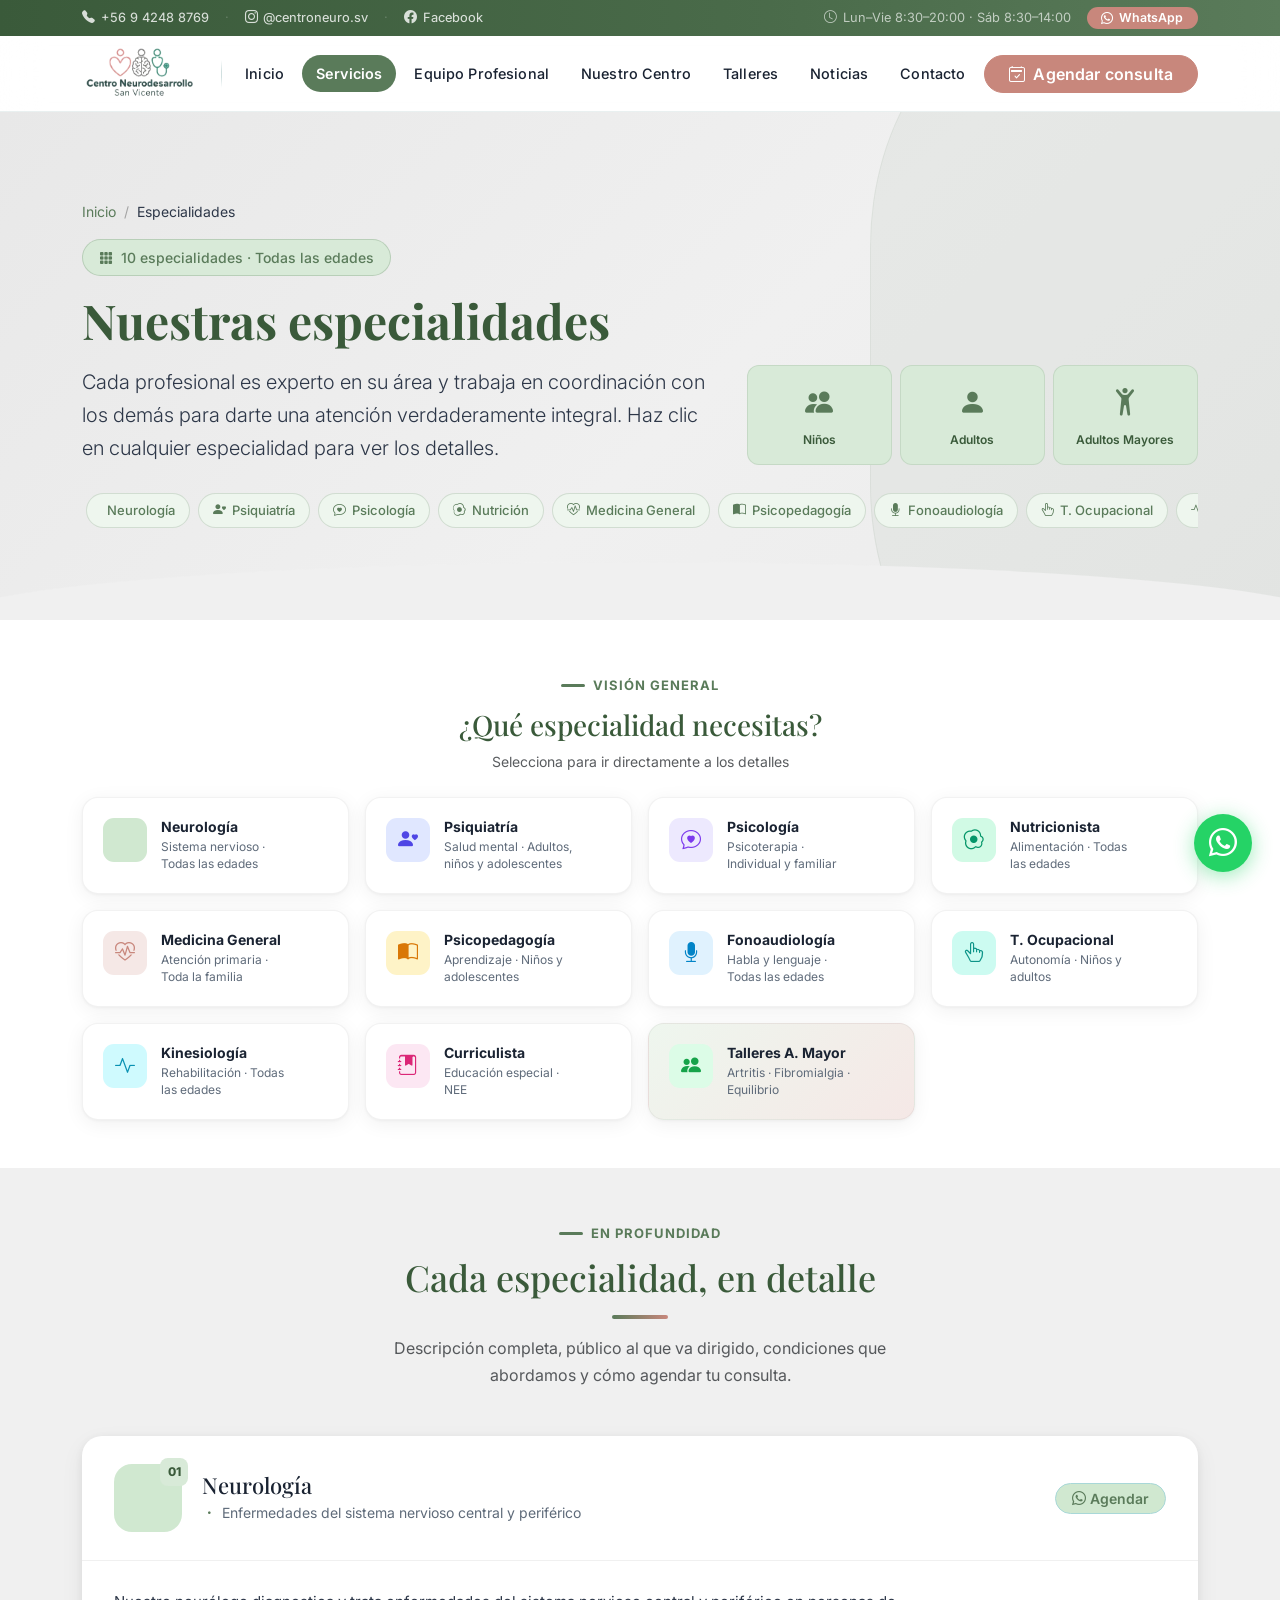
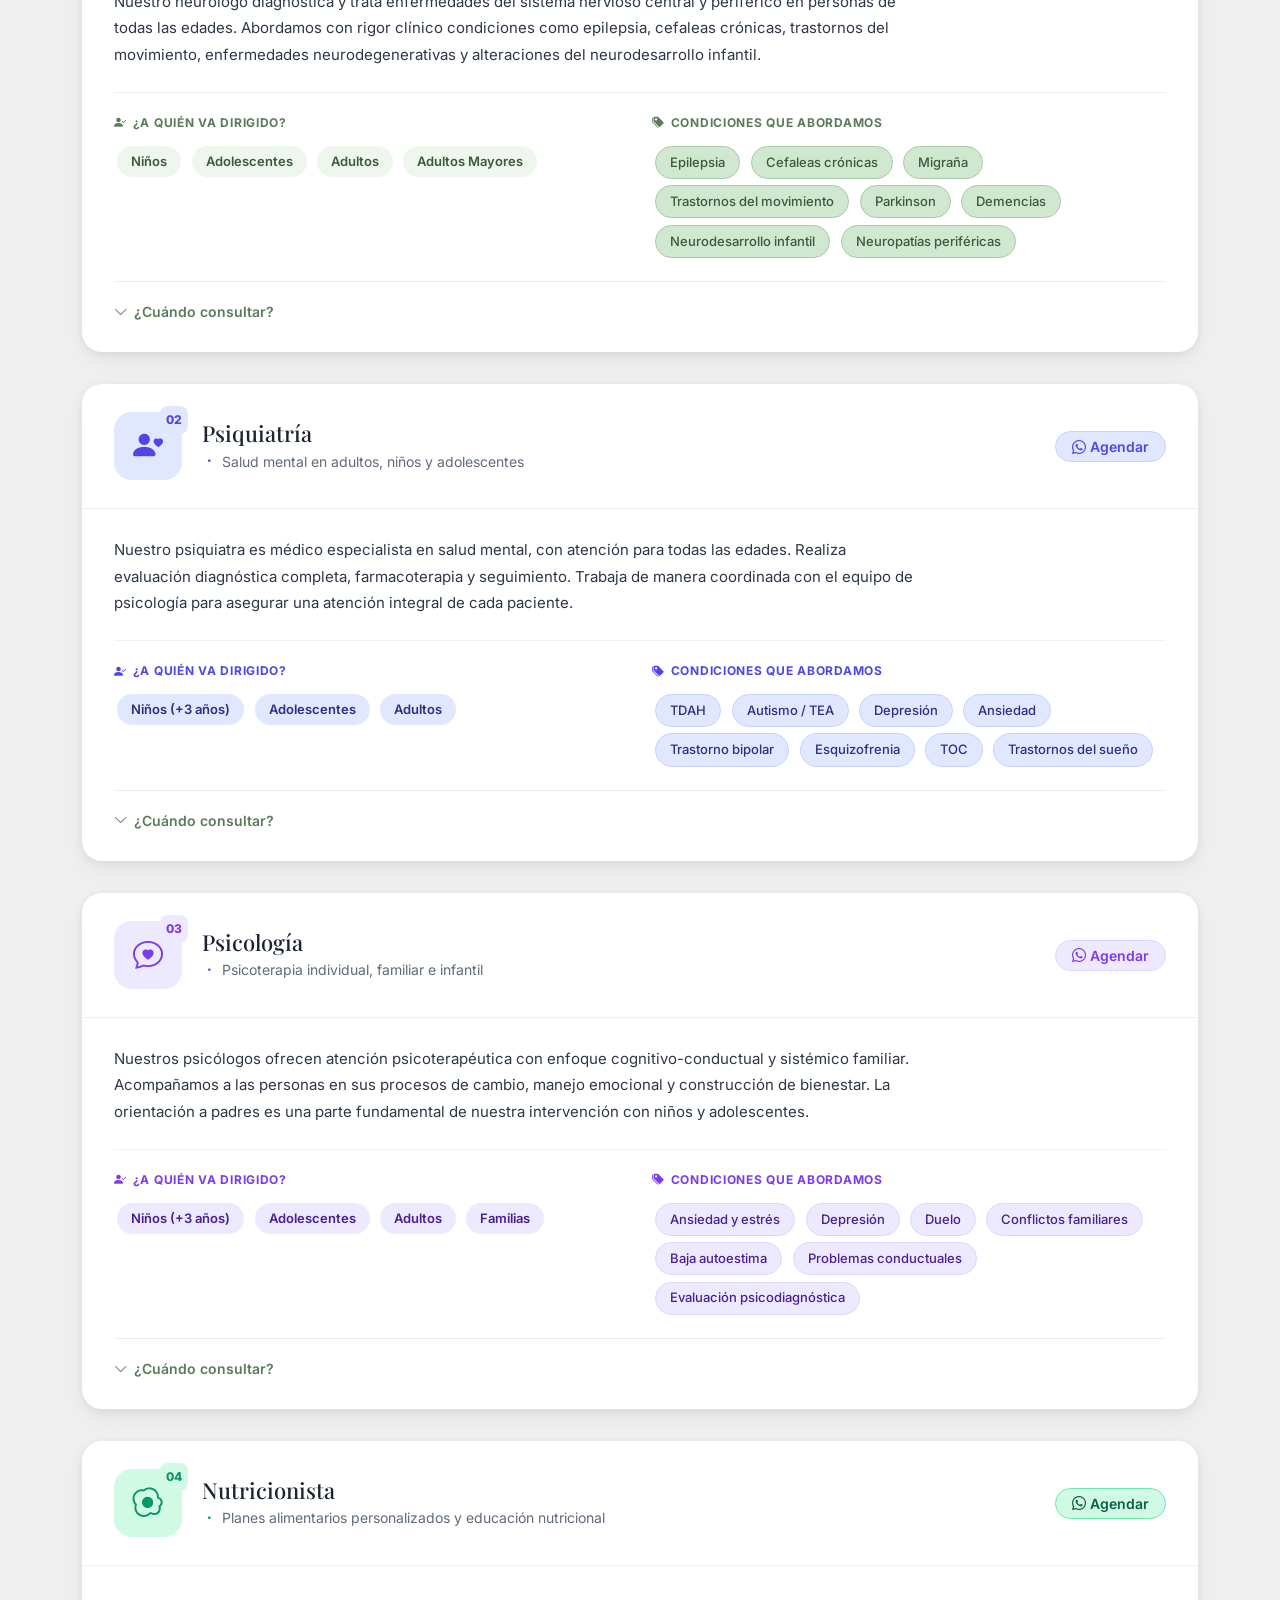
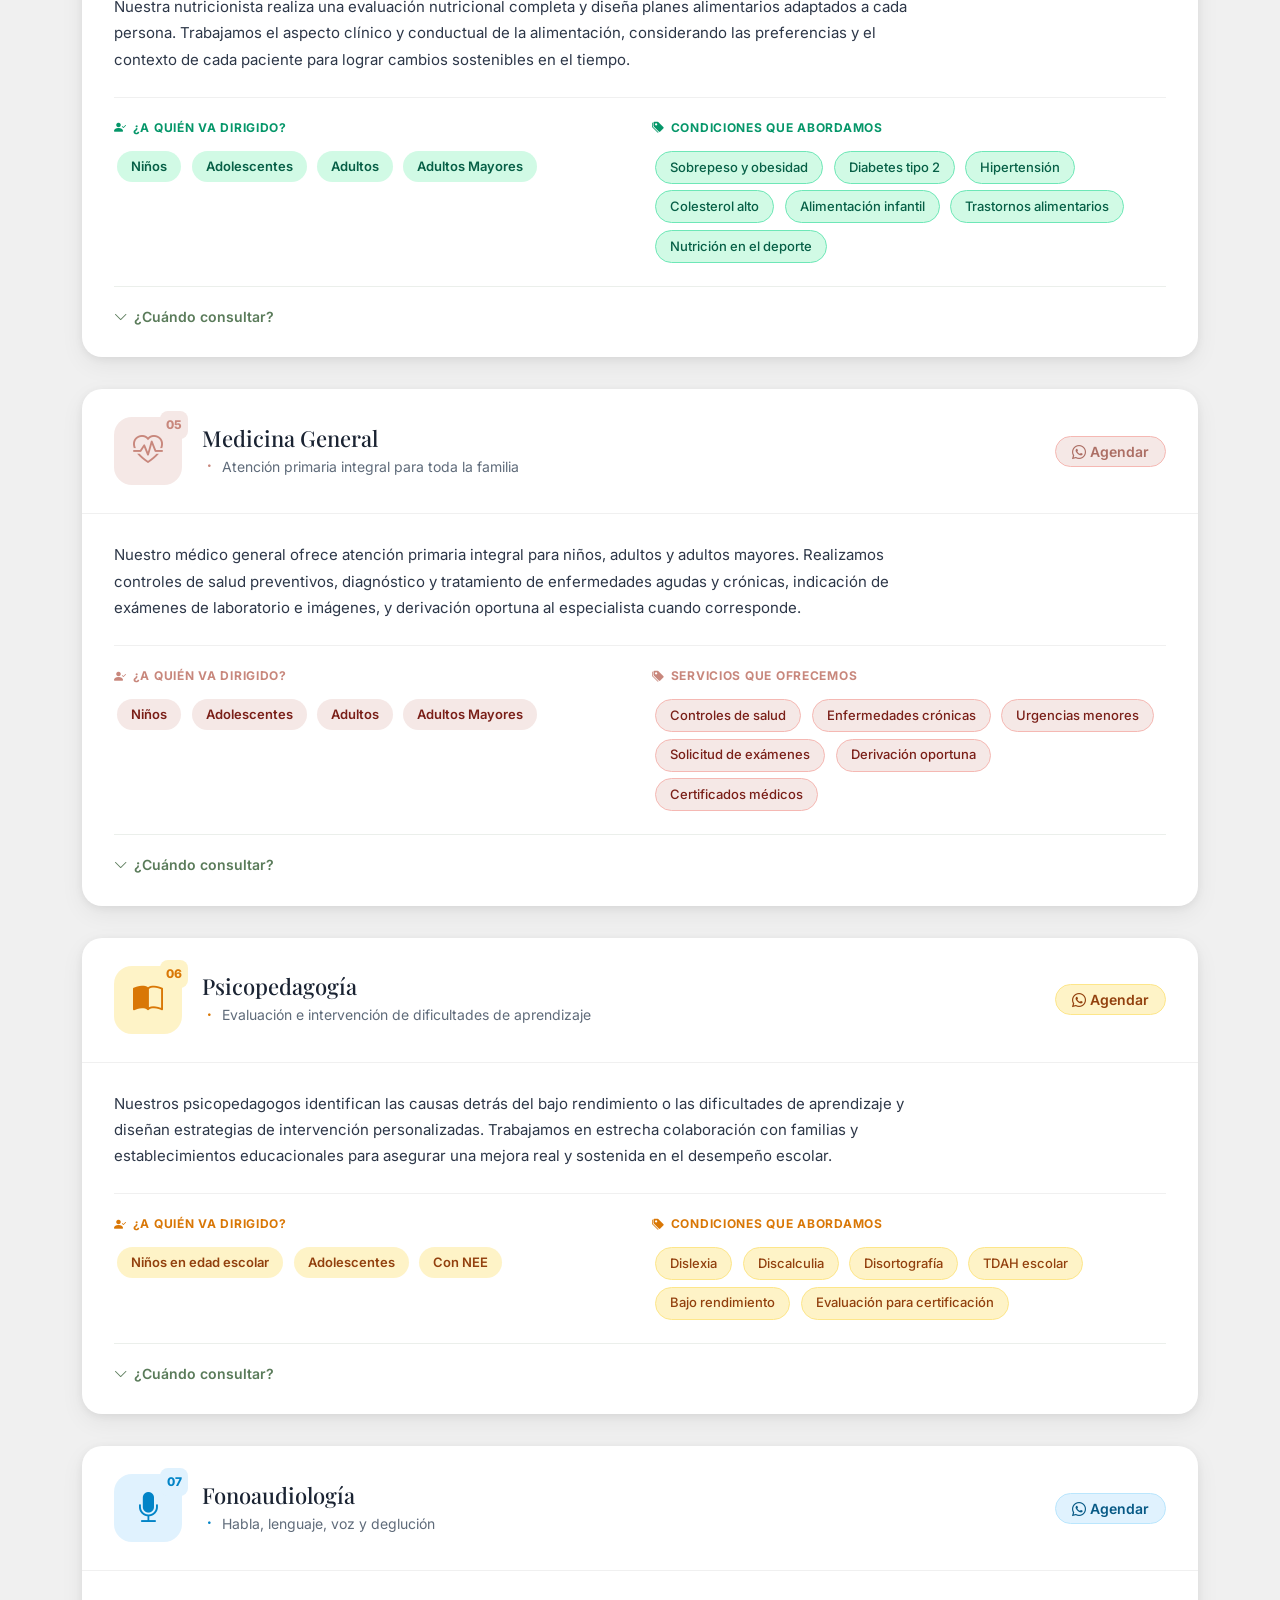
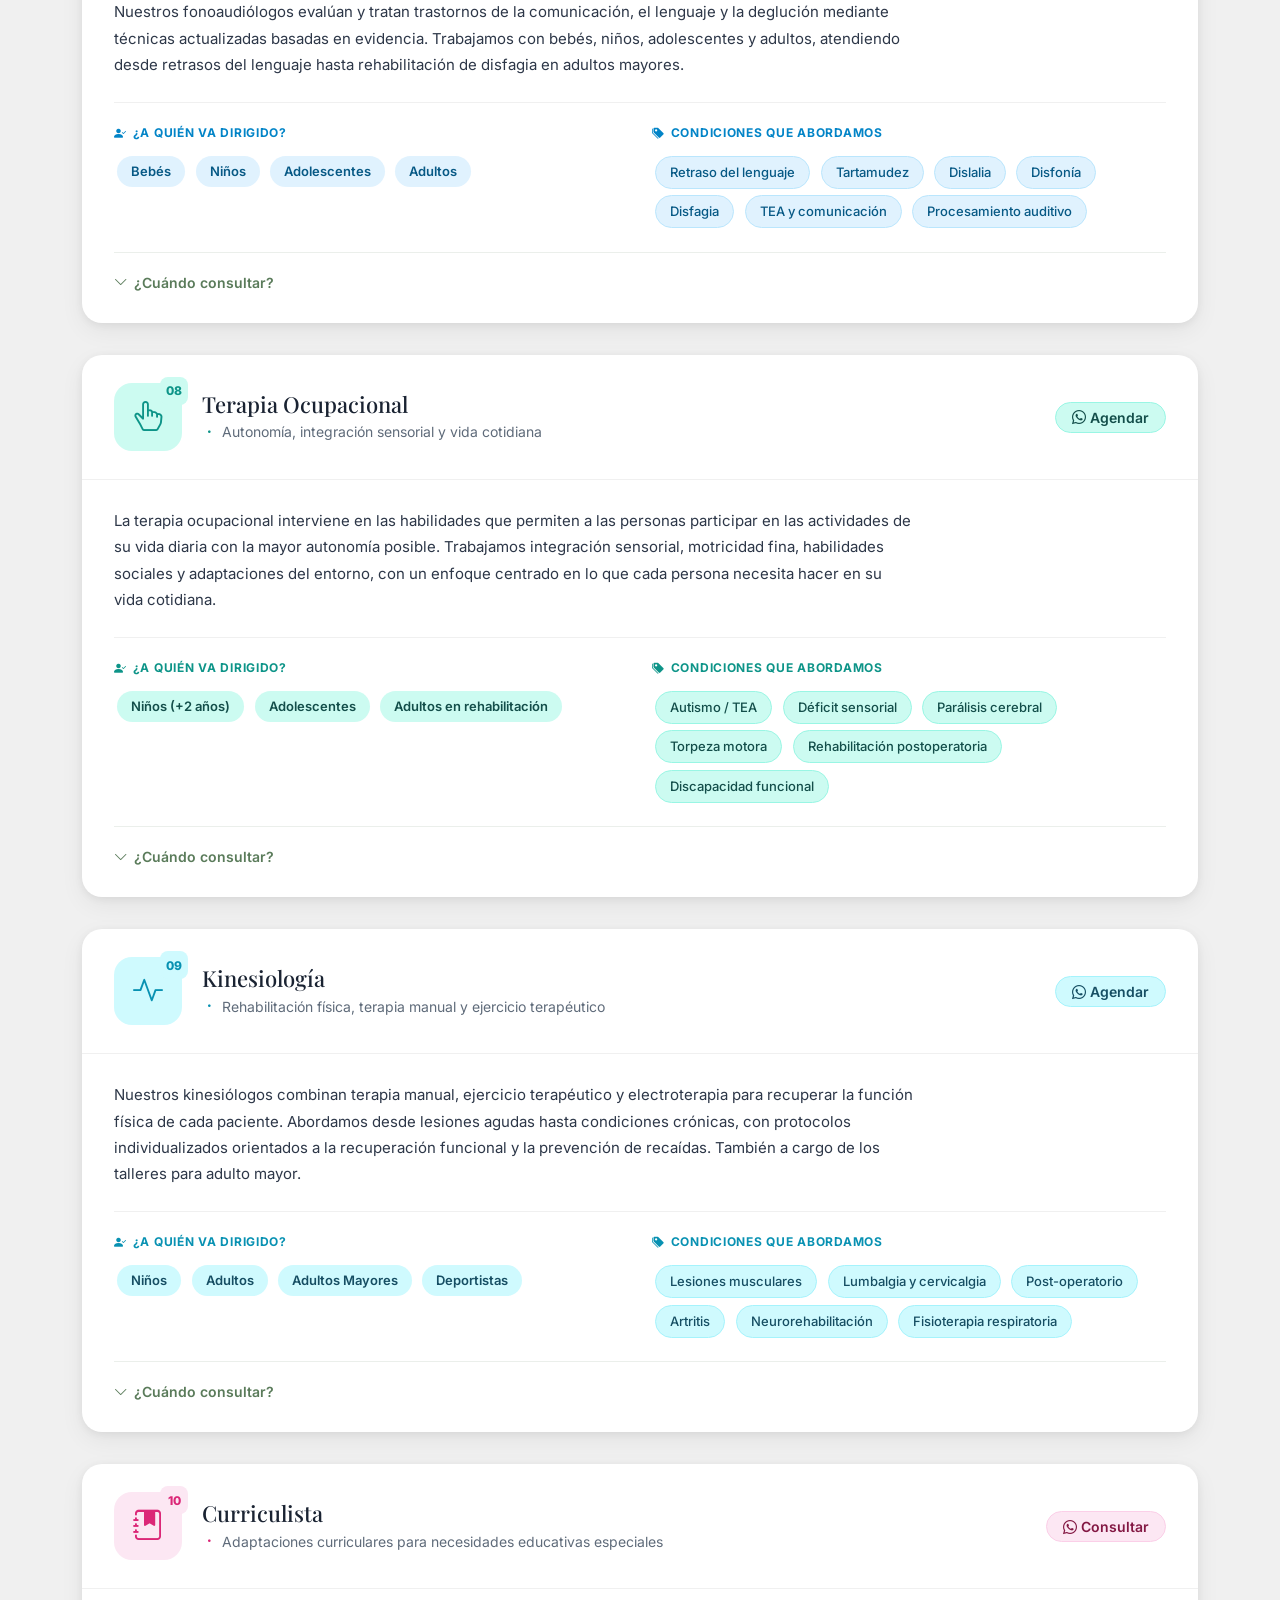
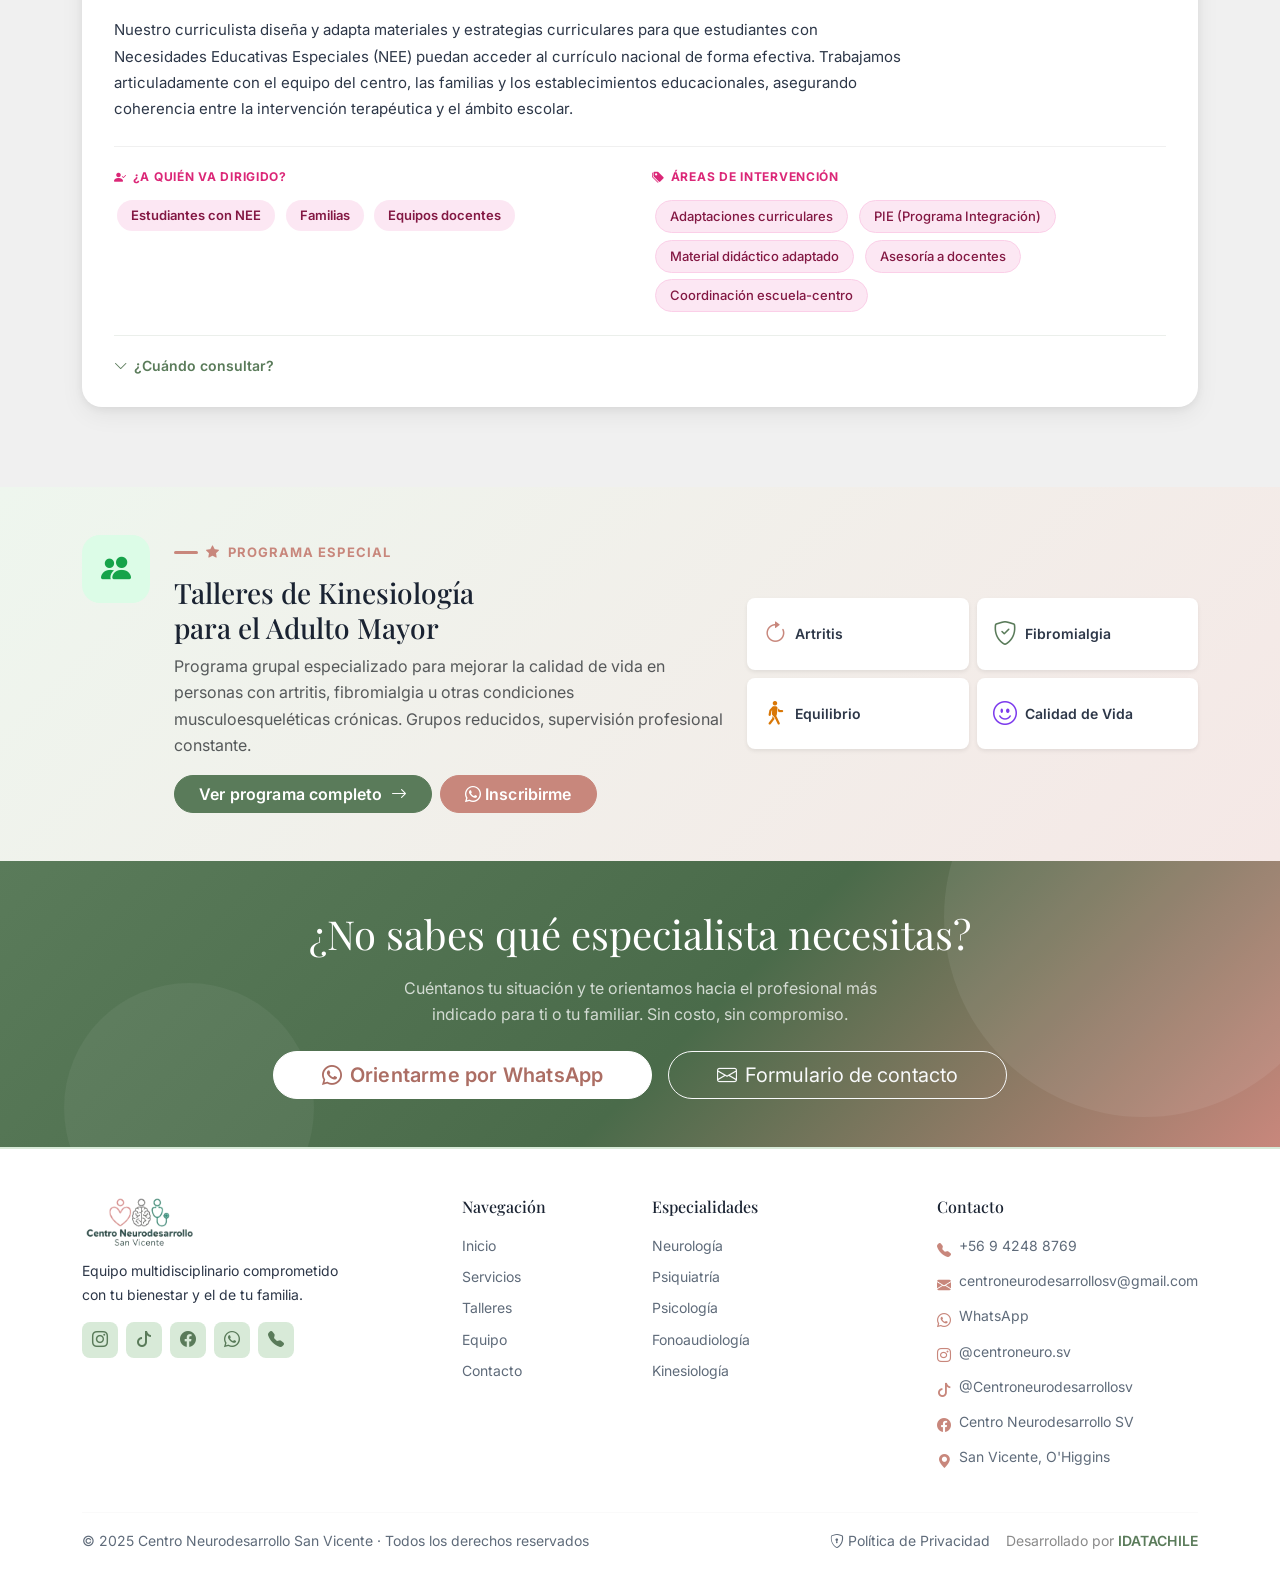
<file: servicios.html>
﻿<!DOCTYPE html>
<html lang="es-CL">
<head>
  <meta charset="UTF-8">
  <meta name="viewport" content="width=device-width, initial-scale=1.0">
  <title>Especialidades Médicas en San Vicente | Neurología, Psiquiatría, Psicología y más</title>
  <meta name="description" content="10 especialidades de salud en San Vicente de Tagua Tagua: Neurología, Psiquiatría, Psicología, Fonoaudiología, Kinesiología, Terapia Ocupacional, Psicopedagogía, Nutrición y Curriculista. Atención integral para niños y adultos.">
  <meta name="keywords" content="especialidades médicas San Vicente, neurología San Vicente, psiquiatría San Vicente, psicología niños San Vicente, fonoaudiología San Vicente, kinesiología San Vicente, terapia ocupacional San Vicente, psicopedagogía San Vicente, nutricionista San Vicente, curriculista San Vicente, TDAH tratamiento, autismo TEA, trastorno del lenguaje, dificultades de aprendizaje, San Vicente de Tagua Tagua, O'Higgins">
  <link rel="canonical" href="https://centroneurodesarrollosv.cl/servicios.html">
  <meta property="og:type" content="website">
  <meta property="og:locale" content="es_CL">
  <meta property="og:title" content="Especialidades Médicas en San Vicente | Centro Neurodesarrollo">
  <meta property="og:description" content="10 especialidades de salud en San Vicente de Tagua Tagua: Neurología, Psiquiatría, Psicología, Fonoaudiología, Kinesiología, Terapia Ocupacional, Psicopedagogía y Nutrición.">
  <meta property="og:url" content="https://centroneurodesarrollosv.cl/servicios.html">
  <meta property="og:image" content="https://centroneurodesarrollosv.cl/assets/img/Logo.jpg">
  <meta property="og:site_name" content="Centro Neurodesarrollo San Vicente">
  <meta name="twitter:card" content="summary">
  <meta name="twitter:title" content="Especialidades Médicas en San Vicente | Centro Neurodesarrollo">
  <meta name="twitter:description" content="10 especialidades de salud en San Vicente: Neurología, Psiquiatría, Psicología, Fonoaudiología, Kinesiología, Terapia Ocupacional, Psicopedagogía y más.">
  <meta name="twitter:image" content="https://centroneurodesarrollosv.cl/assets/img/Logo.jpg">
  <meta name="geo.region" content="CL-LI">
  <meta name="geo.placename" content="San Vicente de Tagua Tagua, Región O'Higgins, Chile">
  <meta name="geo.position" content="-34.4382;-71.0875">
  <meta name="ICBM" content="-34.4382, -71.0875">
  <script type="application/ld+json">
  {
    "@context": "https://schema.org",
    "@type": "MedicalClinic",
    "name": "Centro Neurodesarrollo San Vicente",
    "url": "https://centroneurodesarrollosv.cl/servicios.html",
    "telephone": "+56942488769",
    "address": {"@type": "PostalAddress", "addressLocality": "San Vicente de Tagua Tagua", "addressRegion": "Región del Libertador General Bernardo O'Higgins", "addressCountry": "CL"},
    "geo": {"@type": "GeoCoordinates", "latitude": -34.4382, "longitude": -71.0875},
    "availableService": [
      {"@type": "MedicalTherapy", "name": "Neurología", "description": "Diagnóstico y tratamiento de enfermedades del sistema nervioso en niños y adultos. TDAH, epilepsia, migraña y trastornos del neurodesarrollo."},
      {"@type": "MedicalTherapy", "name": "Psiquiatría Infanto-Juvenil", "description": "Atención psiquiátrica especializada para niños y adolescentes. Trastornos del ánimo, ansiedad, TDAH, autismo y TEA."},
      {"@type": "MedicalTherapy", "name": "Psiquiatría Adultos", "description": "Diagnóstico y tratamiento de trastornos mentales en adultos. Depresión, ansiedad, trastorno bipolar."},
      {"@type": "MedicalTherapy", "name": "Psicología Infanto-Juvenil", "description": "Evaluación y terapia psicológica para niños y adolescentes. Problemas conductuales, emocionales y del aprendizaje."},
      {"@type": "MedicalTherapy", "name": "Psicología Adultos", "description": "Terapia psicológica para adultos. Ansiedad, depresión, estrés, terapia de pareja y familia."},
      {"@type": "MedicalTherapy", "name": "Fonoaudiología", "description": "Diagnóstico y tratamiento de trastornos del habla, lenguaje, voz y deglución en niños y adultos."},
      {"@type": "MedicalTherapy", "name": "Kinesiología", "description": "Rehabilitación física, talleres para adulto mayor. Artritis, fibromialgia, equilibrio y calidad de vida."},
      {"@type": "MedicalTherapy", "name": "Terapia Ocupacional", "description": "Intervención en habilidades de vida diaria, integración sensorial y desarrollo funcional."},
      {"@type": "MedicalTherapy", "name": "Psicopedagogía", "description": "Evaluación y apoyo en dificultades de aprendizaje, dislexia, discalculia y necesidades educativas especiales."},
      {"@type": "MedicalTherapy", "name": "Nutrición", "description": "Asesoría nutricional clínica para toda la familia. Alimentación saludable, control de peso, nutrición infantil."},
      {"@type": "MedicalTherapy", "name": "Curriculista", "description": "Adaptación curricular para estudiantes con necesidades educativas especiales."}
    ]
  }
  </script>
  <link rel="icon" type="image/x-icon" href="assets/img/favicon/favicon.ico">
  <link rel="icon" type="image/png" sizes="16x16" href="assets/img/favicon/favicon-16x16.png">
  <link rel="icon" type="image/png" sizes="32x32" href="assets/img/favicon/favicon-32x32.png">
  <link rel="icon" type="image/png" sizes="96x96" href="assets/img/favicon/favicon-96x96.png">
  <link rel="apple-touch-icon" href="assets/img/favicon/apple-touch-icon.png">
  <link rel="manifest" href="manifest.json">
  <link href="https://cdn.jsdelivr.net/npm/bootstrap@5.3.3/dist/css/bootstrap.min.css" rel="stylesheet" integrity="sha384-QWTKZyjpPEjISv5WaRU9OFeRpok6YctnYmDr5pNlyT2bRjXh0JMhjY6hW+ALEwIH" crossorigin="anonymous">
  <link rel="stylesheet" href="https://cdn.jsdelivr.net/npm/bootstrap-icons@1.11.3/font/bootstrap-icons.min.css">
  <link rel="preconnect" href="https://fonts.googleapis.com">
  <link rel="preconnect" href="https://fonts.gstatic.com" crossorigin>
  <link href="https://fonts.googleapis.com/css2?family=Inter:wght@400;500;600;700&family=Playfair+Display:ital,wght@0,600;0,700;1,600&display=swap" rel="stylesheet">
  <link href="css/custom.css" rel="stylesheet">
</head>
<body>

<!-- NAVBAR -->
<div class="top-bar" id="topBar">
  <div class="container">
    <div class="d-flex justify-content-between align-items-center">
      <div class="d-flex align-items-center gap-3">
        <a href="tel:+56942488769" class="top-bar-link"><i class="bi bi-telephone-fill"></i>+56 9 4248 8769</a>
        <span class="top-bar-sep d-none d-sm-inline">·</span>
        <a href="https://www.instagram.com/centroneuro.sv" class="top-bar-link d-none d-sm-inline-flex" target="_blank" rel="noopener noreferrer"><i class="bi bi-instagram"></i>@centroneuro.sv</a>
        <span class="top-bar-sep d-none d-md-inline">·</span>
        <a href="https://www.facebook.com/profile.php?id=61574772495186" class="top-bar-link d-none d-md-inline-flex" target="_blank" rel="noopener noreferrer"><i class="bi bi-facebook"></i>Facebook</a>
      </div>
      <div class="d-flex align-items-center gap-3">
        <span class="top-bar-text d-none d-md-inline-flex"><i class="bi bi-clock"></i>Lun–Vie 8:30–20:00 · Sáb 8:30–14:00</span>
        <a href="https://wa.me/56942488769?text=Hola%2C%20quisiera%20agendar%20una%20consulta" class="top-bar-cta" target="_blank" rel="noopener noreferrer"><i class="bi bi-whatsapp"></i>WhatsApp</a>
      </div>
    </div>
  </div>
</div>
<nav class="navbar navbar-expand-lg navbar-light sticky-top" id="mainNav">
  <div class="container">
    <a class="navbar-brand py-1" href="index.html">
      <img src="assets/img/logo-transparent-original-canvas.png" alt="Centro Neurodesarrollo San Vicente" class="navbar-logo" width="297" height="144">
    </a>
    <div class="navbar-brand-divider d-none d-lg-flex align-items-center"></div>
    <button class="navbar-toggler border-0" type="button" data-bs-toggle="collapse" data-bs-target="#navMain" aria-controls="navMain" aria-expanded="false" aria-label="Abrir menú">
      <span class="navbar-toggler-icon"></span>
    </button>
    <div class="collapse navbar-collapse" id="navMain">
      <ul class="navbar-nav mx-auto gap-1 py-2 py-lg-0">
        <li class="nav-item"><a class="nav-link" href="index.html" data-page="index.html">Inicio</a></li>
        <li class="nav-item"><a class="nav-link" href="servicios.html" data-page="servicios.html">Servicios</a></li>
        <li class="nav-item"><a class="nav-link" href="equipo.html" data-page="equipo.html">Equipo Profesional</a></li>
        <li class="nav-item"><a class="nav-link" href="nuestro-centro.html" data-page="nuestro-centro.html">Nuestro Centro</a></li>
        <li class="nav-item"><a class="nav-link" href="talleres.html" data-page="talleres.html">Talleres</a></li>
        <li class="nav-item"><a class="nav-link" href="noticias.html" data-page="noticias.html">Noticias</a></li>
        <li class="nav-item"><a class="nav-link" href="contacto.html" data-page="contacto.html">Contacto</a></li>
      </ul>
      <a href="https://wa.me/56942488769?text=Hola%2C%20quisiera%20agendar%20una%20consulta"
         class="btn btn-accent rounded-pill px-4 mt-2 mt-lg-0" target="_blank" rel="noopener noreferrer">
        <i class="bi bi-calendar2-check me-2"></i>Agendar consulta
      </a>
    </div>
  </div>
</nav>

<!-- ===== PAGE HERO ===== -->
<section class="page-hero" style="padding-bottom:5rem">
  <div class="container position-relative" style="z-index:1">
    <nav aria-label="breadcrumb">
      <ol class="breadcrumb">
        <li class="breadcrumb-item"><a href="index.html">Inicio</a></li>
        <li class="breadcrumb-item active">Especialidades</li>
      </ol>
    </nav>
    <div class="row align-items-end g-4 mb-4">
      <div class="col-lg-7">
        <div class="hero-badge mb-3"><i class="bi bi-grid-3x3-gap-fill"></i> 10 especialidades · Todas las edades</div>
        <h1 class="display-5 fw-bold mb-3">Nuestras especialidades</h1>
        <p class="lead mb-0">Cada profesional es experto en su área y trabaja en coordinación con los demás para darte una atención verdaderamente integral. Haz clic en cualquier especialidad para ver los detalles.</p>
      </div>
      <div class="col-lg-5 d-none d-lg-block">
        <div class="row g-2 text-center">
          <div class="col-4">
            <div style="background:var(--color-primary-light);border:1px solid rgba(90,123,90,.15);border-radius:.75rem;padding:.875rem .5rem">
              <div class="fs-3 mb-1" style="color:var(--color-primary)"><i class="bi bi-people-fill"></i></div>
              <div style="font-size:.75rem;color:var(--color-primary-dark);font-weight:600">Niños</div>
            </div>
          </div>
          <div class="col-4">
            <div style="background:var(--color-primary-light);border:1px solid rgba(90,123,90,.15);border-radius:.75rem;padding:.875rem .5rem">
              <div class="fs-3 mb-1" style="color:var(--color-primary)"><i class="bi bi-person-fill"></i></div>
              <div style="font-size:.75rem;color:var(--color-primary-dark);font-weight:600">Adultos</div>
            </div>
          </div>
          <div class="col-4">
            <div style="background:var(--color-primary-light);border:1px solid rgba(90,123,90,.15);border-radius:.75rem;padding:.875rem .5rem">
              <div class="fs-3 mb-1" style="color:var(--color-primary)"><i class="bi bi-person-arms-up"></i></div>
              <div style="font-size:.75rem;color:var(--color-primary-dark);font-weight:600">Adultos Mayores</div>
            </div>
          </div>
        </div>
      </div>
    </div>
    <!-- Quick nav pills -->
    <div class="service-quick-nav">
      <a href="#neurologia"       class="service-nav-pill"><i class="bi bi-brain"></i>Neurología</a>
      <a href="#psiquiatria"      class="service-nav-pill"><i class="bi bi-person-heart"></i>Psiquiatría</a>
      <a href="#psicologia"       class="service-nav-pill"><i class="bi bi-chat-heart"></i>Psicología</a>
      <a href="#nutricion"        class="service-nav-pill"><i class="bi bi-egg-fried"></i>Nutrición</a>
      <a href="#medicina"         class="service-nav-pill"><i class="bi bi-heart-pulse"></i>Medicina General</a>
      <a href="#psicopedagogia"   class="service-nav-pill"><i class="bi bi-book-half"></i>Psicopedagogía</a>
      <a href="#fonoaudiologia"   class="service-nav-pill"><i class="bi bi-mic-fill"></i>Fonoaudiología</a>
      <a href="#terapia-ocupacional" class="service-nav-pill"><i class="bi bi-hand-index-thumb"></i>T. Ocupacional</a>
      <a href="#kinesiologia"     class="service-nav-pill"><i class="bi bi-activity"></i>Kinesiología</a>
      <a href="#curricula"        class="service-nav-pill"><i class="bi bi-journal-bookmark-fill"></i>Curriculista</a>
    </div>
  </div>
</section>

<!-- ===== OVERVIEW GRID ===== -->
<section class="py-5 bg-white">
  <div class="container">
    <div class="text-center mb-4">
      <p class="eyebrow" style="color:var(--color-primary)">Visión general</p>
      <h2 class="section-title" style="font-size:1.75rem">¿Qué especialidad necesitas?</h2>
      <p class="text-muted small mt-2">Selecciona para ir directamente a los detalles</p>
    </div>
    <div class="row g-3">
      <div class="col-6 col-md-4 col-lg-3 fade-up">
        <a href="#neurologia" class="service-overview-card">
          <div class="soc-icon" style="background:#D0E8D0;color:#5A7B5A"><i class="bi bi-brain"></i></div>
          <div>
            <h6>Neurología</h6>
            <p>Sistema nervioso · Todas las edades</p>
          </div>
          <i class="bi bi-arrow-right-short fs-5 soc-arrow"></i>
        </a>
      </div>
      <div class="col-6 col-md-4 col-lg-3 fade-up">
        <a href="#psiquiatria" class="service-overview-card">
          <div class="soc-icon" style="background:#e0e7ff;color:#4f46e5"><i class="bi bi-person-heart"></i></div>
          <div>
            <h6>Psiquiatría</h6>
            <p>Salud mental · Adultos, niños y adolescentes</p>
          </div>
          <i class="bi bi-arrow-right-short fs-5 soc-arrow"></i>
        </a>
      </div>
      <div class="col-6 col-md-4 col-lg-3 fade-up">
        <a href="#psicologia" class="service-overview-card">
          <div class="soc-icon" style="background:#ede9fe;color:#7c3aed"><i class="bi bi-chat-heart"></i></div>
          <div>
            <h6>Psicología</h6>
            <p>Psicoterapia · Individual y familiar</p>
          </div>
          <i class="bi bi-arrow-right-short fs-5 soc-arrow"></i>
        </a>
      </div>
      <div class="col-6 col-md-4 col-lg-3 fade-up">
        <a href="#nutricion" class="service-overview-card">
          <div class="soc-icon" style="background:#d1fae5;color:#059669"><i class="bi bi-egg-fried"></i></div>
          <div>
            <h6>Nutricionista</h6>
            <p>Alimentación · Todas las edades</p>
          </div>
          <i class="bi bi-arrow-right-short fs-5 soc-arrow"></i>
        </a>
      </div>
      <div class="col-6 col-md-4 col-lg-3 fade-up">
        <a href="#medicina" class="service-overview-card">
          <div class="soc-icon" style="background:var(--color-accent-light);color:var(--color-accent)"><i class="bi bi-heart-pulse"></i></div>
          <div>
            <h6>Medicina General</h6>
            <p>Atención primaria · Toda la familia</p>
          </div>
          <i class="bi bi-arrow-right-short fs-5 soc-arrow"></i>
        </a>
      </div>
      <div class="col-6 col-md-4 col-lg-3 fade-up">
        <a href="#psicopedagogia" class="service-overview-card">
          <div class="soc-icon" style="background:#fef3c7;color:#d97706"><i class="bi bi-book-half"></i></div>
          <div>
            <h6>Psicopedagogía</h6>
            <p>Aprendizaje · Niños y adolescentes</p>
          </div>
          <i class="bi bi-arrow-right-short fs-5 soc-arrow"></i>
        </a>
      </div>
      <div class="col-6 col-md-4 col-lg-3 fade-up">
        <a href="#fonoaudiologia" class="service-overview-card">
          <div class="soc-icon" style="background:#e0f2fe;color:#0284c7"><i class="bi bi-mic-fill"></i></div>
          <div>
            <h6>Fonoaudiología</h6>
            <p>Habla y lenguaje · Todas las edades</p>
          </div>
          <i class="bi bi-arrow-right-short fs-5 soc-arrow"></i>
        </a>
      </div>
      <div class="col-6 col-md-4 col-lg-3 fade-up">
        <a href="#terapia-ocupacional" class="service-overview-card">
          <div class="soc-icon" style="background:#ccfbf1;color:#0d9488"><i class="bi bi-hand-index-thumb"></i></div>
          <div>
            <h6>T. Ocupacional</h6>
            <p>Autonomía · Niños y adultos</p>
          </div>
          <i class="bi bi-arrow-right-short fs-5 soc-arrow"></i>
        </a>
      </div>
      <div class="col-6 col-md-4 col-lg-3 fade-up">
        <a href="#kinesiologia" class="service-overview-card">
          <div class="soc-icon" style="background:#cffafe;color:#0891b2"><i class="bi bi-activity"></i></div>
          <div>
            <h6>Kinesiología</h6>
            <p>Rehabilitación · Todas las edades</p>
          </div>
          <i class="bi bi-arrow-right-short fs-5 soc-arrow"></i>
        </a>
      </div>
      <div class="col-6 col-md-4 col-lg-3 fade-up">
        <a href="#curricula" class="service-overview-card">
          <div class="soc-icon" style="background:#fce7f3;color:#db2777"><i class="bi bi-journal-bookmark-fill"></i></div>
          <div>
            <h6>Curriculista</h6>
            <p>Educación especial · NEE</p>
          </div>
          <i class="bi bi-arrow-right-short fs-5 soc-arrow"></i>
        </a>
      </div>
      <div class="col-6 col-md-4 col-lg-3 fade-up">
        <a href="talleres.html" class="service-overview-card" style="background:linear-gradient(135deg,#EEF6EE,#F5E8E6)">
          <div class="soc-icon" style="background:#dcfce7;color:#16a34a"><i class="bi bi-people-fill"></i></div>
          <div>
            <h6>Talleres A. Mayor</h6>
            <p>Artritis · Fibromialgia · Equilibrio</p>
          </div>
          <i class="bi bi-arrow-right-short fs-5 soc-arrow" style="color:var(--color-accent)"></i>
        </a>
      </div>
    </div>
  </div>
</section>

<!-- ===== ESPECIALIDADES EN DETALLE ===== -->
<section class="py-5" style="background:var(--color-bg)">
  <div class="container">

    <div class="text-center mb-5">
      <p class="eyebrow" style="color:var(--color-primary)">En profundidad</p>
      <h2 class="section-title">Cada especialidad, en detalle</h2>
      <div class="section-divider"></div>
      <p class="text-muted mt-3 mx-auto" style="max-width:520px">Descripción completa, público al que va dirigido, condiciones que abordamos y cómo agendar tu consulta.</p>
    </div>

    <!-- ── 01. NEUROLOGÍA ── -->
    <div class="service-detail-card fade-up" id="neurologia">
      <div class="service-detail-header">
        <div class="service-detail-icon-wrap" style="background:#D0E8D0;color:#5A7B5A">
          <i class="bi bi-brain"></i>
          <span class="spec-number position-absolute" style="top:-6px;right:-6px">01</span>
        </div>
        <div class="service-detail-title">
          <h3>Neurología</h3>
          <span class="tagline"><i class="bi bi-dot" style="color:#5A7B5A"></i>Enfermedades del sistema nervioso central y periférico</span>
        </div>
        <div class="service-detail-cta">
          <a href="https://wa.me/56942488769?text=Hola%2C%20quisiera%20agendar%20una%20consulta%20de%20Neurolog%C3%ADa"
             class="btn btn-sm rounded-pill px-3 d-flex align-items-center gap-1" style="background:#D0E8D0;color:#5A7B5A;font-weight:600;border:1.5px solid #a8d8d8" target="_blank" rel="noopener noreferrer">
            <i class="bi bi-whatsapp"></i>Agendar
          </a>
        </div>
      </div>
      <div class="service-detail-body">
        <p>Nuestro neurólogo diagnostica y trata enfermedades del sistema nervioso central y periférico en personas de todas las edades. Abordamos con rigor clínico condiciones como epilepsia, cefaleas crónicas, trastornos del movimiento, enfermedades neurodegenerativas y alteraciones del neurodesarrollo infantil.</p>
        <div class="service-detail-meta">
          <div>
            <div class="service-meta-label" style="color:#5A7B5A"><i class="bi bi-person-check-fill"></i>¿A quién va dirigido?</div>
            <div>
              <span class="audience-chip">Niños</span>
              <span class="audience-chip">Adolescentes</span>
              <span class="audience-chip">Adultos</span>
              <span class="audience-chip">Adultos Mayores</span>
            </div>
          </div>
          <div>
            <div class="service-meta-label" style="color:#5A7B5A"><i class="bi bi-tags-fill"></i>Condiciones que abordamos</div>
            <div>
              <span class="cond-chip" style="background:#D0E8D0;color:#3A5A3A;border-color:#a8c8a8">Epilepsia</span>
              <span class="cond-chip" style="background:#D0E8D0;color:#3A5A3A;border-color:#a8c8a8">Cefaleas crónicas</span>
              <span class="cond-chip" style="background:#D0E8D0;color:#3A5A3A;border-color:#a8c8a8">Migraña</span>
              <span class="cond-chip" style="background:#D0E8D0;color:#3A5A3A;border-color:#a8c8a8">Trastornos del movimiento</span>
              <span class="cond-chip" style="background:#D0E8D0;color:#3A5A3A;border-color:#a8c8a8">Parkinson</span>
              <span class="cond-chip" style="background:#D0E8D0;color:#3A5A3A;border-color:#a8c8a8">Demencias</span>
              <span class="cond-chip" style="background:#D0E8D0;color:#3A5A3A;border-color:#a8c8a8">Neurodesarrollo infantil</span>
              <span class="cond-chip" style="background:#D0E8D0;color:#3A5A3A;border-color:#a8c8a8">Neuropatías periféricas</span>
            </div>
          </div>
        </div>
        <div class="sdc-expand-wrap">
          <button class="sdc-expand-btn" type="button" aria-expanded="false" data-sdc-target="neuro-when">
            <i class="bi bi-chevron-down sdc-chevron"></i>¿Cuándo consultar?
          </button>
          <div class="sdc-detail" id="neuro-when" hidden>
            <div class="sdc-when">
              <h6><i class="bi bi-check-circle-fill me-1"></i>Señales para consultar</h6>
              <ul>
                <li>Tu hijo no cumple hitos del desarrollo (no habla, no camina) o presenta regresión</li>
                <li>Episodios de convulsiones, desmayos o pérdida de conciencia inexplicados</li>
                <li>Cefaleas muy frecuentes, muy intensas o que no ceden con analgésicos habituales</li>
                <li>Hormigueo, debilidad o entumecimiento persistente en cara, brazos o piernas</li>
              </ul>
            </div>
            <div class="sdc-first-visit">
              <p><strong><i class="bi bi-calendar2-check me-1"></i>Primera consulta:</strong> ~60 min. Evaluación neurológica completa, historia clínica y solicitud de exámenes si corresponde (EEG, neuroimagen).</p>
            </div>
          </div>
        </div>
      </div>
    </div>

    <!-- ── 02. PSIQUIATRÍA ── -->
    <div class="service-detail-card fade-up" id="psiquiatria">
      <div class="service-detail-header">
        <div class="service-detail-icon-wrap" style="background:#e0e7ff;color:#4f46e5">
          <i class="bi bi-person-heart"></i>
          <span class="spec-number position-absolute" style="top:-6px;right:-6px;background:#e0e7ff;color:#4f46e5">02</span>
        </div>
        <div class="service-detail-title">
          <h3>Psiquiatría</h3>
          <span class="tagline"><i class="bi bi-dot" style="color:#4f46e5"></i>Salud mental en adultos, niños y adolescentes</span>
        </div>
        <div class="service-detail-cta">
          <a href="https://wa.me/56942488769?text=Hola%2C%20quisiera%20agendar%20una%20consulta%20de%20Psiquiatr%C3%ADa"
             class="btn btn-sm rounded-pill px-3 d-flex align-items-center gap-1" style="background:#e0e7ff;color:#4f46e5;font-weight:600;border:1.5px solid #c7d2fe" target="_blank" rel="noopener noreferrer">
            <i class="bi bi-whatsapp"></i>Agendar
          </a>
        </div>
      </div>
      <div class="service-detail-body">
        <p>Nuestro psiquiatra es médico especialista en salud mental, con atención para todas las edades. Realiza evaluación diagnóstica completa, farmacoterapia y seguimiento. Trabaja de manera coordinada con el equipo de psicología para asegurar una atención integral de cada paciente.</p>
        <div class="service-detail-meta">
          <div>
            <div class="service-meta-label" style="color:#4f46e5"><i class="bi bi-person-check-fill"></i>¿A quién va dirigido?</div>
            <div>
              <span class="audience-chip" style="background:#e0e7ff;color:#312e81">Niños (+3 años)</span>
              <span class="audience-chip" style="background:#e0e7ff;color:#312e81">Adolescentes</span>
              <span class="audience-chip" style="background:#e0e7ff;color:#312e81">Adultos</span>
            </div>
          </div>
          <div>
            <div class="service-meta-label" style="color:#4f46e5"><i class="bi bi-tags-fill"></i>Condiciones que abordamos</div>
            <div>
              <span class="cond-chip" style="background:#e0e7ff;color:#312e81;border-color:#c7d2fe">TDAH</span>
              <span class="cond-chip" style="background:#e0e7ff;color:#312e81;border-color:#c7d2fe">Autismo / TEA</span>
              <span class="cond-chip" style="background:#e0e7ff;color:#312e81;border-color:#c7d2fe">Depresión</span>
              <span class="cond-chip" style="background:#e0e7ff;color:#312e81;border-color:#c7d2fe">Ansiedad</span>
              <span class="cond-chip" style="background:#e0e7ff;color:#312e81;border-color:#c7d2fe">Trastorno bipolar</span>
              <span class="cond-chip" style="background:#e0e7ff;color:#312e81;border-color:#c7d2fe">Esquizofrenia</span>
              <span class="cond-chip" style="background:#e0e7ff;color:#312e81;border-color:#c7d2fe">TOC</span>
              <span class="cond-chip" style="background:#e0e7ff;color:#312e81;border-color:#c7d2fe">Trastornos del sueño</span>
            </div>
          </div>
        </div>
        <div class="sdc-expand-wrap">
          <button class="sdc-expand-btn" type="button" aria-expanded="false" data-sdc-target="psiq-when">
            <i class="bi bi-chevron-down sdc-chevron"></i>¿Cuándo consultar?
          </button>
          <div class="sdc-detail" id="psiq-when" hidden>
            <div class="sdc-when">
              <h6><i class="bi bi-check-circle-fill me-1"></i>Señales para consultar</h6>
              <ul>
                <li>Los síntomas emocionales son tan intensos que impiden funcionar en la vida diaria</li>
                <li>Se sospecha diagnóstico que puede requerir medicación: TDAH, TEA, depresión mayor, bipolaridad</li>
                <li>Crisis severas: ideación suicida, episodios psicóticos o manía aguda</li>
                <li>El tratamiento psicológico no ha dado los resultados esperados tras varios meses</li>
              </ul>
            </div>
            <div class="sdc-first-visit">
              <p><strong><i class="bi bi-calendar2-check me-1"></i>Primera consulta:</strong> ~60 min. Entrevista clínica diagnóstica completa; se evalúa inicio de farmacoterapia y se coordina con el equipo de psicología.</p>
            </div>
            <p class="sdc-vs"><i class="bi bi-arrow-left-right me-1"></i><strong>¿Psiquiatría o Psicología?</strong> El psiquiatra es médico especialista: puede diagnosticar y recetar medicamentos. Muchas veces ambas disciplinas trabajan juntas en el mismo tratamiento. Si tienes dudas, cuéntanos tu situación y te orientamos sin costo.</p>
          </div>
        </div>
      </div>
    </div>

    <!-- ── 03. PSICOLOGÍA ── -->
    <div class="service-detail-card fade-up" id="psicologia">
      <div class="service-detail-header">
        <div class="service-detail-icon-wrap" style="background:#ede9fe;color:#7c3aed">
          <i class="bi bi-chat-heart"></i>
          <span class="spec-number position-absolute" style="top:-6px;right:-6px;background:#ede9fe;color:#7c3aed">03</span>
        </div>
        <div class="service-detail-title">
          <h3>Psicología</h3>
          <span class="tagline"><i class="bi bi-dot" style="color:#7c3aed"></i>Psicoterapia individual, familiar e infantil</span>
        </div>
        <div class="service-detail-cta">
          <a href="https://wa.me/56942488769?text=Hola%2C%20quisiera%20agendar%20una%20consulta%20de%20Psicolog%C3%ADa"
             class="btn btn-sm rounded-pill px-3 d-flex align-items-center gap-1" style="background:#ede9fe;color:#7c3aed;font-weight:600;border:1.5px solid #ddd6fe" target="_blank" rel="noopener noreferrer">
            <i class="bi bi-whatsapp"></i>Agendar
          </a>
        </div>
      </div>
      <div class="service-detail-body">
        <p>Nuestros psicólogos ofrecen atención psicoterapéutica con enfoque cognitivo-conductual y sistémico familiar. Acompañamos a las personas en sus procesos de cambio, manejo emocional y construcción de bienestar. La orientación a padres es una parte fundamental de nuestra intervención con niños y adolescentes.</p>
        <div class="service-detail-meta">
          <div>
            <div class="service-meta-label" style="color:#7c3aed"><i class="bi bi-person-check-fill"></i>¿A quién va dirigido?</div>
            <div>
              <span class="audience-chip" style="background:#ede9fe;color:#4c1d95">Niños (+3 años)</span>
              <span class="audience-chip" style="background:#ede9fe;color:#4c1d95">Adolescentes</span>
              <span class="audience-chip" style="background:#ede9fe;color:#4c1d95">Adultos</span>
              <span class="audience-chip" style="background:#ede9fe;color:#4c1d95">Familias</span>
            </div>
          </div>
          <div>
            <div class="service-meta-label" style="color:#7c3aed"><i class="bi bi-tags-fill"></i>Condiciones que abordamos</div>
            <div>
              <span class="cond-chip" style="background:#ede9fe;color:#4c1d95;border-color:#ddd6fe">Ansiedad y estrés</span>
              <span class="cond-chip" style="background:#ede9fe;color:#4c1d95;border-color:#ddd6fe">Depresión</span>
              <span class="cond-chip" style="background:#ede9fe;color:#4c1d95;border-color:#ddd6fe">Duelo</span>
              <span class="cond-chip" style="background:#ede9fe;color:#4c1d95;border-color:#ddd6fe">Conflictos familiares</span>
              <span class="cond-chip" style="background:#ede9fe;color:#4c1d95;border-color:#ddd6fe">Baja autoestima</span>
              <span class="cond-chip" style="background:#ede9fe;color:#4c1d95;border-color:#ddd6fe">Problemas conductuales</span>
              <span class="cond-chip" style="background:#ede9fe;color:#4c1d95;border-color:#ddd6fe">Evaluación psicodiagnóstica</span>
            </div>
          </div>
        </div>
        <div class="sdc-expand-wrap">
          <button class="sdc-expand-btn" type="button" aria-expanded="false" data-sdc-target="psico-when">
            <i class="bi bi-chevron-down sdc-chevron"></i>¿Cuándo consultar?
          </button>
          <div class="sdc-detail" id="psico-when" hidden>
            <div class="sdc-when">
              <h6><i class="bi bi-check-circle-fill me-1"></i>Señales para consultar</h6>
              <ul>
                <li>Te sientes ansioso, triste o muy estresado de forma persistente, pero sin crisis severa</li>
                <li>Tu hijo presenta conductas difíciles, miedos intensos o rabietas que te preocupan</li>
                <li>Atraviesas un cambio vital difícil: duelo, separación, estrés laboral o conflicto de pareja</li>
                <li>Quieres mejorar tu bienestar, tu autoestima o la dinámica familiar</li>
              </ul>
            </div>
            <div class="sdc-first-visit">
              <p><strong><i class="bi bi-calendar2-check me-1"></i>Primera consulta:</strong> ~50 min. Entrevista inicial para conocer tu situación, establecer vínculo terapéutico y definir los objetivos del proceso.</p>
            </div>
            <p class="sdc-vs"><i class="bi bi-arrow-left-right me-1"></i><strong>¿Psicología o Psiquiatría?</strong> La psicología trabaja a través de la conversación y técnicas conductuales, sin medicación. Si el equipo detecta que también se requiere evaluación farmacológica, coordinará con psiquiatría de forma fluida dentro del centro.</p>
          </div>
        </div>
      </div>
    </div>

    <!-- ── 04. NUTRICIÓN ── -->
    <div class="service-detail-card fade-up" id="nutricion">
      <div class="service-detail-header">
        <div class="service-detail-icon-wrap" style="background:#d1fae5;color:#059669">
          <i class="bi bi-egg-fried"></i>
          <span class="spec-number position-absolute" style="top:-6px;right:-6px;background:#d1fae5;color:#059669">04</span>
        </div>
        <div class="service-detail-title">
          <h3>Nutricionista</h3>
          <span class="tagline"><i class="bi bi-dot" style="color:#059669"></i>Planes alimentarios personalizados y educación nutricional</span>
        </div>
        <div class="service-detail-cta">
          <a href="https://wa.me/56942488769?text=Hola%2C%20quisiera%20agendar%20con%20la%20Nutricionista"
             class="btn btn-sm rounded-pill px-3 d-flex align-items-center gap-1" style="background:#d1fae5;color:#065f46;font-weight:600;border:1.5px solid #6ee7b7" target="_blank" rel="noopener noreferrer">
            <i class="bi bi-whatsapp"></i>Agendar
          </a>
        </div>
      </div>
      <div class="service-detail-body">
        <p>Nuestra nutricionista realiza una evaluación nutricional completa y diseña planes alimentarios adaptados a cada persona. Trabajamos el aspecto clínico y conductual de la alimentación, considerando las preferencias y el contexto de cada paciente para lograr cambios sostenibles en el tiempo.</p>
        <div class="service-detail-meta">
          <div>
            <div class="service-meta-label" style="color:#059669"><i class="bi bi-person-check-fill"></i>¿A quién va dirigido?</div>
            <div>
              <span class="audience-chip" style="background:#d1fae5;color:#065f46">Niños</span>
              <span class="audience-chip" style="background:#d1fae5;color:#065f46">Adolescentes</span>
              <span class="audience-chip" style="background:#d1fae5;color:#065f46">Adultos</span>
              <span class="audience-chip" style="background:#d1fae5;color:#065f46">Adultos Mayores</span>
            </div>
          </div>
          <div>
            <div class="service-meta-label" style="color:#059669"><i class="bi bi-tags-fill"></i>Condiciones que abordamos</div>
            <div>
              <span class="cond-chip" style="background:#d1fae5;color:#065f46;border-color:#6ee7b7">Sobrepeso y obesidad</span>
              <span class="cond-chip" style="background:#d1fae5;color:#065f46;border-color:#6ee7b7">Diabetes tipo 2</span>
              <span class="cond-chip" style="background:#d1fae5;color:#065f46;border-color:#6ee7b7">Hipertensión</span>
              <span class="cond-chip" style="background:#d1fae5;color:#065f46;border-color:#6ee7b7">Colesterol alto</span>
              <span class="cond-chip" style="background:#d1fae5;color:#065f46;border-color:#6ee7b7">Alimentación infantil</span>
              <span class="cond-chip" style="background:#d1fae5;color:#065f46;border-color:#6ee7b7">Trastornos alimentarios</span>
              <span class="cond-chip" style="background:#d1fae5;color:#065f46;border-color:#6ee7b7">Nutrición en el deporte</span>
            </div>
          </div>
        </div>
        <div class="sdc-expand-wrap">
          <button class="sdc-expand-btn" type="button" aria-expanded="false" data-sdc-target="nutri-when">
            <i class="bi bi-chevron-down sdc-chevron"></i>¿Cuándo consultar?
          </button>
          <div class="sdc-detail" id="nutri-when" hidden>
            <div class="sdc-when">
              <h6><i class="bi bi-check-circle-fill me-1"></i>Señales para consultar</h6>
              <ul>
                <li>Tu peso o el de tu hijo se aleja del rango saludable a pesar de intentos propios</li>
                <li>Tienes diabetes, hipertensión o colesterol alto y quieres mejorar con la alimentación</li>
                <li>Tu hijo es muy selectivo con la comida o rechaza grupos de alimentos completos</li>
                <li>Sientes cansancio, falta de energía o malestar que puede relacionarse con la dieta</li>
              </ul>
            </div>
            <div class="sdc-first-visit">
              <p><strong><i class="bi bi-calendar2-check me-1"></i>Primera consulta:</strong> ~50 min. Anamnesis nutricional, medición antropométrica, análisis de hábitos y entrega del plan alimentario inicial.</p>
            </div>
          </div>
        </div>
      </div>
    </div>

    <!-- ── 05. MEDICINA GENERAL ── -->
    <div class="service-detail-card fade-up" id="medicina">
      <div class="service-detail-header">
        <div class="service-detail-icon-wrap" style="background:var(--color-accent-light);color:var(--color-accent)">
          <i class="bi bi-heart-pulse"></i>
          <span class="spec-number position-absolute" style="top:-6px;right:-6px;background:var(--color-accent-light);color:var(--color-accent)">05</span>
        </div>
        <div class="service-detail-title">
          <h3>Medicina General</h3>
          <span class="tagline"><i class="bi bi-dot" style="color:var(--color-accent)"></i>Atención primaria integral para toda la familia</span>
        </div>
        <div class="service-detail-cta">
          <a href="https://wa.me/56942488769?text=Hola%2C%20quisiera%20agendar%20con%20Medicina%20General"
             class="btn btn-sm rounded-pill px-3 d-flex align-items-center gap-1" style="background:var(--color-accent-light);color:var(--color-accent-dark);font-weight:600;border:1.5px solid #f5b8b3" target="_blank" rel="noopener noreferrer">
            <i class="bi bi-whatsapp"></i>Agendar
          </a>
        </div>
      </div>
      <div class="service-detail-body">
        <p>Nuestro médico general ofrece atención primaria integral para niños, adultos y adultos mayores. Realizamos controles de salud preventivos, diagnóstico y tratamiento de enfermedades agudas y crónicas, indicación de exámenes de laboratorio e imágenes, y derivación oportuna al especialista cuando corresponde.</p>
        <div class="service-detail-meta">
          <div>
            <div class="service-meta-label" style="color:var(--color-accent)"><i class="bi bi-person-check-fill"></i>¿A quién va dirigido?</div>
            <div>
              <span class="audience-chip" style="background:var(--color-accent-light);color:#7a1f18">Niños</span>
              <span class="audience-chip" style="background:var(--color-accent-light);color:#7a1f18">Adolescentes</span>
              <span class="audience-chip" style="background:var(--color-accent-light);color:#7a1f18">Adultos</span>
              <span class="audience-chip" style="background:var(--color-accent-light);color:#7a1f18">Adultos Mayores</span>
            </div>
          </div>
          <div>
            <div class="service-meta-label" style="color:var(--color-accent)"><i class="bi bi-tags-fill"></i>Servicios que ofrecemos</div>
            <div>
              <span class="cond-chip" style="background:var(--color-accent-light);color:#7a1f18;border-color:#f5b8b3">Controles de salud</span>
              <span class="cond-chip" style="background:var(--color-accent-light);color:#7a1f18;border-color:#f5b8b3">Enfermedades crónicas</span>
              <span class="cond-chip" style="background:var(--color-accent-light);color:#7a1f18;border-color:#f5b8b3">Urgencias menores</span>
              <span class="cond-chip" style="background:var(--color-accent-light);color:#7a1f18;border-color:#f5b8b3">Solicitud de exámenes</span>
              <span class="cond-chip" style="background:var(--color-accent-light);color:#7a1f18;border-color:#f5b8b3">Derivación oportuna</span>
              <span class="cond-chip" style="background:var(--color-accent-light);color:#7a1f18;border-color:#f5b8b3">Certificados médicos</span>
            </div>
          </div>
        </div>
        <div class="sdc-expand-wrap">
          <button class="sdc-expand-btn" type="button" aria-expanded="false" data-sdc-target="med-when">
            <i class="bi bi-chevron-down sdc-chevron"></i>¿Cuándo consultar?
          </button>
          <div class="sdc-detail" id="med-when" hidden>
            <div class="sdc-when">
              <h6><i class="bi bi-check-circle-fill me-1"></i>Señales para consultar</h6>
              <ul>
                <li>No has tenido un control de salud preventivo en más de un año</li>
                <li>Tienes un síntoma nuevo y no sabes a qué especialista acudir</li>
                <li>Necesitas renovar medicamentos o solicitar exámenes de laboratorio</li>
                <li>Quieres una evaluación general antes de decidir si ir a un especialista</li>
              </ul>
            </div>
            <div class="sdc-first-visit">
              <p><strong><i class="bi bi-calendar2-check me-1"></i>Primera consulta:</strong> ~40 min. Evaluación general de salud, revisión de antecedentes y orientación diagnóstica o derivación oportuna al especialista.</p>
            </div>
          </div>
        </div>
      </div>
    </div>

    <!-- ── 06. PSICOPEDAGOGÍA ── -->
    <div class="service-detail-card fade-up" id="psicopedagogia">
      <div class="service-detail-header">
        <div class="service-detail-icon-wrap" style="background:#fef3c7;color:#d97706">
          <i class="bi bi-book-half"></i>
          <span class="spec-number position-absolute" style="top:-6px;right:-6px;background:#fef3c7;color:#d97706">06</span>
        </div>
        <div class="service-detail-title">
          <h3>Psicopedagogía</h3>
          <span class="tagline"><i class="bi bi-dot" style="color:#d97706"></i>Evaluación e intervención de dificultades de aprendizaje</span>
        </div>
        <div class="service-detail-cta">
          <a href="https://wa.me/56942488769?text=Hola%2C%20quisiera%20agendar%20con%20Psicopedagog%C3%ADa"
             class="btn btn-sm rounded-pill px-3 d-flex align-items-center gap-1" style="background:#fef3c7;color:#92400e;font-weight:600;border:1.5px solid #fde68a" target="_blank" rel="noopener noreferrer">
            <i class="bi bi-whatsapp"></i>Agendar
          </a>
        </div>
      </div>
      <div class="service-detail-body">
        <p>Nuestros psicopedagogos identifican las causas detrás del bajo rendimiento o las dificultades de aprendizaje y diseñan estrategias de intervención personalizadas. Trabajamos en estrecha colaboración con familias y establecimientos educacionales para asegurar una mejora real y sostenida en el desempeño escolar.</p>
        <div class="service-detail-meta">
          <div>
            <div class="service-meta-label" style="color:#d97706"><i class="bi bi-person-check-fill"></i>¿A quién va dirigido?</div>
            <div>
              <span class="audience-chip" style="background:#fef3c7;color:#92400e">Niños en edad escolar</span>
              <span class="audience-chip" style="background:#fef3c7;color:#92400e">Adolescentes</span>
              <span class="audience-chip" style="background:#fef3c7;color:#92400e">Con NEE</span>
            </div>
          </div>
          <div>
            <div class="service-meta-label" style="color:#d97706"><i class="bi bi-tags-fill"></i>Condiciones que abordamos</div>
            <div>
              <span class="cond-chip" style="background:#fef3c7;color:#92400e;border-color:#fde68a">Dislexia</span>
              <span class="cond-chip" style="background:#fef3c7;color:#92400e;border-color:#fde68a">Discalculia</span>
              <span class="cond-chip" style="background:#fef3c7;color:#92400e;border-color:#fde68a">Disortografía</span>
              <span class="cond-chip" style="background:#fef3c7;color:#92400e;border-color:#fde68a">TDAH escolar</span>
              <span class="cond-chip" style="background:#fef3c7;color:#92400e;border-color:#fde68a">Bajo rendimiento</span>
              <span class="cond-chip" style="background:#fef3c7;color:#92400e;border-color:#fde68a">Evaluación para certificación</span>
            </div>
          </div>
        </div>
        <div class="sdc-expand-wrap">
          <button class="sdc-expand-btn" type="button" aria-expanded="false" data-sdc-target="psicoped-when">
            <i class="bi bi-chevron-down sdc-chevron"></i>¿Cuándo consultar?
          </button>
          <div class="sdc-detail" id="psicoped-when" hidden>
            <div class="sdc-when">
              <h6><i class="bi bi-check-circle-fill me-1"></i>Señales para consultar</h6>
              <ul>
                <li>Tu hijo tiene notas bajas pero no hay un problema intelectual evidente</li>
                <li>Lee con mucha dificultad, confunde letras o no comprende lo que lee</li>
                <li>El colegio sugirió evaluación, o tiene un PIE activo que no está dando resultados</li>
                <li>Presenta rechazo escolar marcado o frustración intensa frente a las tareas</li>
              </ul>
            </div>
            <div class="sdc-first-visit">
              <p><strong><i class="bi bi-calendar2-check me-1"></i>Primera consulta:</strong> ~60 min. Entrevista con padres y evaluación inicial del niño; se programa la batería de evaluación completa y el cronograma de intervención.</p>
            </div>
          </div>
        </div>
      </div>
    </div>

    <!-- ── 07. FONOAUDIOLOGÍA ── -->
    <div class="service-detail-card fade-up" id="fonoaudiologia">
      <div class="service-detail-header">
        <div class="service-detail-icon-wrap" style="background:#e0f2fe;color:#0284c7">
          <i class="bi bi-mic-fill"></i>
          <span class="spec-number position-absolute" style="top:-6px;right:-6px;background:#e0f2fe;color:#0284c7">07</span>
        </div>
        <div class="service-detail-title">
          <h3>Fonoaudiología</h3>
          <span class="tagline"><i class="bi bi-dot" style="color:#0284c7"></i>Habla, lenguaje, voz y deglución</span>
        </div>
        <div class="service-detail-cta">
          <a href="https://wa.me/56942488769?text=Hola%2C%20quisiera%20agendar%20con%20Fonoaudiolog%C3%ADa"
             class="btn btn-sm rounded-pill px-3 d-flex align-items-center gap-1" style="background:#e0f2fe;color:#075985;font-weight:600;border:1.5px solid #bae6fd" target="_blank" rel="noopener noreferrer">
            <i class="bi bi-whatsapp"></i>Agendar
          </a>
        </div>
      </div>
      <div class="service-detail-body">
        <p>Nuestros fonoaudiólogos evalúan y tratan trastornos de la comunicación, el lenguaje y la deglución mediante técnicas actualizadas basadas en evidencia. Trabajamos con bebés, niños, adolescentes y adultos, atendiendo desde retrasos del lenguaje hasta rehabilitación de disfagia en adultos mayores.</p>
        <div class="service-detail-meta">
          <div>
            <div class="service-meta-label" style="color:#0284c7"><i class="bi bi-person-check-fill"></i>¿A quién va dirigido?</div>
            <div>
              <span class="audience-chip" style="background:#e0f2fe;color:#075985">Bebés</span>
              <span class="audience-chip" style="background:#e0f2fe;color:#075985">Niños</span>
              <span class="audience-chip" style="background:#e0f2fe;color:#075985">Adolescentes</span>
              <span class="audience-chip" style="background:#e0f2fe;color:#075985">Adultos</span>
            </div>
          </div>
          <div>
            <div class="service-meta-label" style="color:#0284c7"><i class="bi bi-tags-fill"></i>Condiciones que abordamos</div>
            <div>
              <span class="cond-chip" style="background:#e0f2fe;color:#075985;border-color:#bae6fd">Retraso del lenguaje</span>
              <span class="cond-chip" style="background:#e0f2fe;color:#075985;border-color:#bae6fd">Tartamudez</span>
              <span class="cond-chip" style="background:#e0f2fe;color:#075985;border-color:#bae6fd">Dislalia</span>
              <span class="cond-chip" style="background:#e0f2fe;color:#075985;border-color:#bae6fd">Disfonía</span>
              <span class="cond-chip" style="background:#e0f2fe;color:#075985;border-color:#bae6fd">Disfagia</span>
              <span class="cond-chip" style="background:#e0f2fe;color:#075985;border-color:#bae6fd">TEA y comunicación</span>
              <span class="cond-chip" style="background:#e0f2fe;color:#075985;border-color:#bae6fd">Procesamiento auditivo</span>
            </div>
          </div>
        </div>
        <div class="sdc-expand-wrap">
          <button class="sdc-expand-btn" type="button" aria-expanded="false" data-sdc-target="fono-when">
            <i class="bi bi-chevron-down sdc-chevron"></i>¿Cuándo consultar?
          </button>
          <div class="sdc-detail" id="fono-when" hidden>
            <div class="sdc-when">
              <h6><i class="bi bi-check-circle-fill me-1"></i>Señales para consultar</h6>
              <ul>
                <li>Tu bebé de 12 meses no balbucea, no señala o no responde a su nombre</li>
                <li>Tu hijo de 2 años aún no dice palabras o tiene un vocabulario muy limitado</li>
                <li>A los 3 años habla, pero fuera de la familia nadie le entiende</li>
                <li>Notas cambios en la voz (ronquera) que persisten más de 2 semanas, o dificultad para tragar</li>
              </ul>
            </div>
            <div class="sdc-first-visit">
              <p><strong><i class="bi bi-calendar2-check me-1"></i>Primera consulta:</strong> ~50 min. Evaluación del lenguaje, habla y comunicación; orientación a padres y definición del plan de tratamiento.</p>
            </div>
          </div>
        </div>
      </div>
    </div>

    <!-- ── 08. TERAPIA OCUPACIONAL ── -->
    <div class="service-detail-card fade-up" id="terapia-ocupacional">
      <div class="service-detail-header">
        <div class="service-detail-icon-wrap" style="background:#ccfbf1;color:#0d9488">
          <i class="bi bi-hand-index-thumb"></i>
          <span class="spec-number position-absolute" style="top:-6px;right:-6px;background:#ccfbf1;color:#0d9488">08</span>
        </div>
        <div class="service-detail-title">
          <h3>Terapia Ocupacional</h3>
          <span class="tagline"><i class="bi bi-dot" style="color:#0d9488"></i>Autonomía, integración sensorial y vida cotidiana</span>
        </div>
        <div class="service-detail-cta">
          <a href="https://wa.me/56942488769?text=Hola%2C%20quisiera%20agendar%20con%20Terapia%20Ocupacional"
             class="btn btn-sm rounded-pill px-3 d-flex align-items-center gap-1" style="background:#ccfbf1;color:#134e4a;font-weight:600;border:1.5px solid #99f6e4" target="_blank" rel="noopener noreferrer">
            <i class="bi bi-whatsapp"></i>Agendar
          </a>
        </div>
      </div>
      <div class="service-detail-body">
        <p>La terapia ocupacional interviene en las habilidades que permiten a las personas participar en las actividades de su vida diaria con la mayor autonomía posible. Trabajamos integración sensorial, motricidad fina, habilidades sociales y adaptaciones del entorno, con un enfoque centrado en lo que cada persona necesita hacer en su vida cotidiana.</p>
        <div class="service-detail-meta">
          <div>
            <div class="service-meta-label" style="color:#0d9488"><i class="bi bi-person-check-fill"></i>¿A quién va dirigido?</div>
            <div>
              <span class="audience-chip" style="background:#ccfbf1;color:#134e4a">Niños (+2 años)</span>
              <span class="audience-chip" style="background:#ccfbf1;color:#134e4a">Adolescentes</span>
              <span class="audience-chip" style="background:#ccfbf1;color:#134e4a">Adultos en rehabilitación</span>
            </div>
          </div>
          <div>
            <div class="service-meta-label" style="color:#0d9488"><i class="bi bi-tags-fill"></i>Condiciones que abordamos</div>
            <div>
              <span class="cond-chip" style="background:#ccfbf1;color:#134e4a;border-color:#99f6e4">Autismo / TEA</span>
              <span class="cond-chip" style="background:#ccfbf1;color:#134e4a;border-color:#99f6e4">Déficit sensorial</span>
              <span class="cond-chip" style="background:#ccfbf1;color:#134e4a;border-color:#99f6e4">Parálisis cerebral</span>
              <span class="cond-chip" style="background:#ccfbf1;color:#134e4a;border-color:#99f6e4">Torpeza motora</span>
              <span class="cond-chip" style="background:#ccfbf1;color:#134e4a;border-color:#99f6e4">Rehabilitación postoperatoria</span>
              <span class="cond-chip" style="background:#ccfbf1;color:#134e4a;border-color:#99f6e4">Discapacidad funcional</span>
            </div>
          </div>
        </div>
        <div class="sdc-expand-wrap">
          <button class="sdc-expand-btn" type="button" aria-expanded="false" data-sdc-target="to-when">
            <i class="bi bi-chevron-down sdc-chevron"></i>¿Cuándo consultar?
          </button>
          <div class="sdc-detail" id="to-when" hidden>
            <div class="sdc-when">
              <h6><i class="bi bi-check-circle-fill me-1"></i>Señales para consultar</h6>
              <ul>
                <li>Tu hijo rechaza texturas, sonidos o el contacto físico de forma muy intensa (hipersensibilidad sensorial)</li>
                <li>Tiene dificultades con actividades básicas: vestirse, usar cubiertos, abrocharse botones</li>
                <li>Presenta torpeza motora frecuente, cae con facilidad o evita actividades físicas</li>
                <li>Adulto: pérdida de funcionalidad tras ACV, lesión grave u hospitalización prolongada</li>
              </ul>
            </div>
            <div class="sdc-first-visit">
              <p><strong><i class="bi bi-calendar2-check me-1"></i>Primera consulta:</strong> ~60 min. Evaluación de integración sensorial, motricidad y actividades de la vida diaria; observación lúdica en niños y definición del plan.</p>
            </div>
          </div>
        </div>
      </div>
    </div>

    <!-- ── 09. KINESIOLOGÍA ── -->
    <div class="service-detail-card fade-up" id="kinesiologia">
      <div class="service-detail-header">
        <div class="service-detail-icon-wrap" style="background:#cffafe;color:#0891b2">
          <i class="bi bi-activity"></i>
          <span class="spec-number position-absolute" style="top:-6px;right:-6px;background:#cffafe;color:#0891b2">09</span>
        </div>
        <div class="service-detail-title">
          <h3>Kinesiología</h3>
          <span class="tagline"><i class="bi bi-dot" style="color:#0891b2"></i>Rehabilitación física, terapia manual y ejercicio terapéutico</span>
        </div>
        <div class="service-detail-cta">
          <a href="https://wa.me/56942488769?text=Hola%2C%20quisiera%20agendar%20con%20Kinesiolog%C3%ADa"
             class="btn btn-sm rounded-pill px-3 d-flex align-items-center gap-1" style="background:#cffafe;color:#164e63;font-weight:600;border:1.5px solid #a5f3fc" target="_blank" rel="noopener noreferrer">
            <i class="bi bi-whatsapp"></i>Agendar
          </a>
        </div>
      </div>
      <div class="service-detail-body">
        <p>Nuestros kinesiólogos combinan terapia manual, ejercicio terapéutico y electroterapia para recuperar la función física de cada paciente. Abordamos desde lesiones agudas hasta condiciones crónicas, con protocolos individualizados orientados a la recuperación funcional y la prevención de recaídas. También a cargo de los talleres para adulto mayor.</p>
        <div class="service-detail-meta">
          <div>
            <div class="service-meta-label" style="color:#0891b2"><i class="bi bi-person-check-fill"></i>¿A quién va dirigido?</div>
            <div>
              <span class="audience-chip" style="background:#cffafe;color:#164e63">Niños</span>
              <span class="audience-chip" style="background:#cffafe;color:#164e63">Adultos</span>
              <span class="audience-chip" style="background:#cffafe;color:#164e63">Adultos Mayores</span>
              <span class="audience-chip" style="background:#cffafe;color:#164e63">Deportistas</span>
            </div>
          </div>
          <div>
            <div class="service-meta-label" style="color:#0891b2"><i class="bi bi-tags-fill"></i>Condiciones que abordamos</div>
            <div>
              <span class="cond-chip" style="background:#cffafe;color:#164e63;border-color:#a5f3fc">Lesiones musculares</span>
              <span class="cond-chip" style="background:#cffafe;color:#164e63;border-color:#a5f3fc">Lumbalgia y cervicalgia</span>
              <span class="cond-chip" style="background:#cffafe;color:#164e63;border-color:#a5f3fc">Post-operatorio</span>
              <span class="cond-chip" style="background:#cffafe;color:#164e63;border-color:#a5f3fc">Artritis</span>
              <span class="cond-chip" style="background:#cffafe;color:#164e63;border-color:#a5f3fc">Neurorehabilitación</span>
              <span class="cond-chip" style="background:#cffafe;color:#164e63;border-color:#a5f3fc">Fisioterapia respiratoria</span>
            </div>
          </div>
        </div>
        <div class="sdc-expand-wrap">
          <button class="sdc-expand-btn" type="button" aria-expanded="false" data-sdc-target="kine-when">
            <i class="bi bi-chevron-down sdc-chevron"></i>¿Cuándo consultar?
          </button>
          <div class="sdc-detail" id="kine-when" hidden>
            <div class="sdc-when">
              <h6><i class="bi bi-check-circle-fill me-1"></i>Señales para consultar</h6>
              <ul>
                <li>Llevas más de 2 semanas con dolor muscular o articular que no mejora con reposo</li>
                <li>Estás recuperándote de una cirugía, fractura o lesión deportiva</li>
                <li>Tienes dolor de espalda o cuello recurrente que interfiere con tu trabajo o sueño</li>
                <li>Adulto mayor: miedo a caer, pérdida de equilibrio o dificultades para caminar</li>
              </ul>
            </div>
            <div class="sdc-first-visit">
              <p><strong><i class="bi bi-calendar2-check me-1"></i>Primera consulta:</strong> ~50 min. Evaluación postural y funcional, diagnóstico kinesiológico y diseño del plan de tratamiento personalizado.</p>
            </div>
          </div>
        </div>
      </div>
    </div>

    <!-- ── 10. CURRICULISTA ── -->
    <div class="service-detail-card fade-up" id="curricula">
      <div class="service-detail-header">
        <div class="service-detail-icon-wrap" style="background:#fce7f3;color:#db2777">
          <i class="bi bi-journal-bookmark-fill"></i>
          <span class="spec-number position-absolute" style="top:-6px;right:-6px;background:#fce7f3;color:#db2777">10</span>
        </div>
        <div class="service-detail-title">
          <h3>Curriculista</h3>
          <span class="tagline"><i class="bi bi-dot" style="color:#db2777"></i>Adaptaciones curriculares para necesidades educativas especiales</span>
        </div>
        <div class="service-detail-cta">
          <a href="https://wa.me/56942488769?text=Hola%2C%20quisiera%20informaci%C3%B3n%20sobre%20el%20servicio%20de%20Curriculista"
             class="btn btn-sm rounded-pill px-3 d-flex align-items-center gap-1" style="background:#fce7f3;color:#831843;font-weight:600;border:1.5px solid #fbcfe8" target="_blank" rel="noopener noreferrer">
            <i class="bi bi-whatsapp"></i>Consultar
          </a>
        </div>
      </div>
      <div class="service-detail-body">
        <p>Nuestro curriculista diseña y adapta materiales y estrategias curriculares para que estudiantes con Necesidades Educativas Especiales (NEE) puedan acceder al currículo nacional de forma efectiva. Trabajamos articuladamente con el equipo del centro, las familias y los establecimientos educacionales, asegurando coherencia entre la intervención terapéutica y el ámbito escolar.</p>
        <div class="service-detail-meta">
          <div>
            <div class="service-meta-label" style="color:#db2777"><i class="bi bi-person-check-fill"></i>¿A quién va dirigido?</div>
            <div>
              <span class="audience-chip" style="background:#fce7f3;color:#831843">Estudiantes con NEE</span>
              <span class="audience-chip" style="background:#fce7f3;color:#831843">Familias</span>
              <span class="audience-chip" style="background:#fce7f3;color:#831843">Equipos docentes</span>
            </div>
          </div>
          <div>
            <div class="service-meta-label" style="color:#db2777"><i class="bi bi-tags-fill"></i>Áreas de intervención</div>
            <div>
              <span class="cond-chip" style="background:#fce7f3;color:#831843;border-color:#fbcfe8">Adaptaciones curriculares</span>
              <span class="cond-chip" style="background:#fce7f3;color:#831843;border-color:#fbcfe8">PIE (Programa Integración)</span>
              <span class="cond-chip" style="background:#fce7f3;color:#831843;border-color:#fbcfe8">Material didáctico adaptado</span>
              <span class="cond-chip" style="background:#fce7f3;color:#831843;border-color:#fbcfe8">Asesoría a docentes</span>
              <span class="cond-chip" style="background:#fce7f3;color:#831843;border-color:#fbcfe8">Coordinación escuela-centro</span>
            </div>
          </div>
        </div>
        <div class="sdc-expand-wrap">
          <button class="sdc-expand-btn" type="button" aria-expanded="false" data-sdc-target="curricula-when">
            <i class="bi bi-chevron-down sdc-chevron"></i>¿Cuándo consultar?
          </button>
          <div class="sdc-detail" id="curricula-when" hidden>
            <div class="sdc-when">
              <h6><i class="bi bi-check-circle-fill me-1"></i>Señales para consultar</h6>
              <ul>
                <li>Tu hijo tiene diagnóstico de NEE pero sin adaptaciones curriculares formalizadas</li>
                <li>El colegio aplica el PIE y quieres coordinarlo con la intervención del centro</li>
                <li>Existe una brecha clara entre la capacidad de tu hijo y los contenidos del curso</li>
                <li>El equipo docente necesita orientación específica para adaptar el aprendizaje</li>
              </ul>
            </div>
            <div class="sdc-first-visit">
              <p><strong><i class="bi bi-calendar2-check me-1"></i>Primera consulta:</strong> ~60 min. Revisión de informes previos, entrevista con padres y evaluación curricular inicial del estudiante.</p>
            </div>
          </div>
        </div>
      </div>
    </div>

  </div><!-- end container -->
</section>

<!-- ===== TALLERES TEASER ===== -->
<section class="py-5" style="background:linear-gradient(135deg,#EEF6EE,#F5E8E6)">
  <div class="container">
    <div class="row align-items-center g-4">
      <div class="col-lg-7 fade-up">
        <div class="d-flex align-items-start gap-4">
          <div class="service-detail-icon-wrap flex-shrink-0" style="background:#dcfce7;color:#16a34a;width:68px;height:68px;border-radius:18px">
            <i class="bi bi-people-fill" style="font-size:1.875rem"></i>
          </div>
          <div>
            <p class="eyebrow" style="color:var(--color-accent)"><i class="bi bi-star-fill"></i>Programa especial</p>
            <h3 class="font-heading mb-2">Talleres de Kinesiología<br>para el Adulto Mayor</h3>
            <p class="text-muted mb-3">Programa grupal especializado para mejorar la calidad de vida en personas con artritis, fibromialgia u otras condiciones musculoesqueléticas crónicas. Grupos reducidos, supervisión profesional constante.</p>
            <div class="d-flex flex-wrap gap-2">
              <a href="talleres.html" class="btn btn-primary rounded-pill px-4">
                Ver programa completo <i class="bi bi-arrow-right ms-1"></i>
              </a>
              <a href="https://wa.me/56942488769?text=Hola%2C%20me%20interesa%20el%20taller%20para%20adulto%20mayor"
                 class="btn btn-accent rounded-pill px-4" target="_blank" rel="noopener noreferrer">
                <i class="bi bi-whatsapp me-1"></i>Inscribirme
              </a>
            </div>
          </div>
        </div>
      </div>
      <div class="col-lg-5 fade-up">
        <div class="row g-2">
          <div class="col-6">
            <div class="d-flex align-items-center gap-2 bg-white rounded-3 p-3 shadow-sm">
              <i class="bi bi-arrow-clockwise fs-4 flex-shrink-0" style="color:var(--color-accent)"></i>
              <span class="small fw-semibold">Artritis</span>
            </div>
          </div>
          <div class="col-6">
            <div class="d-flex align-items-center gap-2 bg-white rounded-3 p-3 shadow-sm">
              <i class="bi bi-shield-check fs-4 flex-shrink-0" style="color:var(--color-primary)"></i>
              <span class="small fw-semibold">Fibromialgia</span>
            </div>
          </div>
          <div class="col-6">
            <div class="d-flex align-items-center gap-2 bg-white rounded-3 p-3 shadow-sm">
              <i class="bi bi-person-walking fs-4 flex-shrink-0" style="color:#d97706"></i>
              <span class="small fw-semibold">Equilibrio</span>
            </div>
          </div>
          <div class="col-6">
            <div class="d-flex align-items-center gap-2 bg-white rounded-3 p-3 shadow-sm">
              <i class="bi bi-emoji-smile fs-4 flex-shrink-0" style="color:#7c3aed"></i>
              <span class="small fw-semibold">Calidad de Vida</span>
            </div>
          </div>
        </div>
      </div>
    </div>
  </div>
</section>

<!-- ===== CTA ===== -->
<section class="cta-section py-5">
  <div class="container text-center position-relative" style="z-index:1">
    <h2 class="font-heading text-white display-6 mb-3">¿No sabes qué especialista necesitas?</h2>
    <p class="mb-4 mx-auto" style="color:rgba(255,255,255,.75);max-width:500px">
      Cuéntanos tu situación y te orientamos hacia el profesional más indicado para ti o tu familiar. Sin costo, sin compromiso.
    </p>
    <div class="d-flex flex-wrap justify-content-center gap-3">
      <a href="https://wa.me/56942488769?text=Hola%2C%20no%20s%C3%A9%20qu%C3%A9%20especialista%20necesito%2C%20%C2%BFme%20pueden%20orientar%3F"
         class="btn btn-accent btn-lg rounded-pill px-5" target="_blank" rel="noopener noreferrer">
        <i class="bi bi-whatsapp me-2"></i>Orientarme por WhatsApp
      </a>
      <a href="contacto.html" class="btn btn-outline-light btn-lg rounded-pill px-5">
        <i class="bi bi-envelope me-2"></i>Formulario de contacto
      </a>
    </div>
  </div>
</section>

<!-- ===== FOOTER ===== -->
<footer class="footer-dark pt-5 pb-4">
  <div class="container">
    <div class="row g-4">
      <div class="col-lg-4 col-md-12">
        <div class="footer-logo-wrap mb-2">
          <img src="assets/img/logo-transparent-original-canvas.png" alt="Centro Neurodesarrollo San Vicente" class="footer-logo" width="297" height="144">
        </div>
        <p class="small mb-3" style="max-width:280px">Equipo multidisciplinario comprometido con tu bienestar y el de tu familia.</p>
        <div class="footer-social d-flex gap-2">
          <a href="https://www.instagram.com/centroneuro.sv" target="_blank" rel="noopener noreferrer" aria-label="Instagram"><i class="bi bi-instagram"></i></a>
          <a href="https://www.tiktok.com/@centroneurodesarrollosv" target="_blank" rel="noopener noreferrer" aria-label="TikTok"><i class="bi bi-tiktok"></i></a>
          <a href="https://www.facebook.com/profile.php?id=61574772495186" target="_blank" rel="noopener noreferrer" aria-label="Facebook"><i class="bi bi-facebook"></i></a>
          <a href="https://wa.me/56942488769" target="_blank" rel="noopener noreferrer" aria-label="WhatsApp"><i class="bi bi-whatsapp"></i></a>
          <a href="tel:+56942488769" aria-label="Teléfono"><i class="bi bi-telephone-fill"></i></a>
        </div>
      </div>
      <div class="col-lg-2 col-sm-4">
        <h6 class="mb-3">Navegación</h6>
        <ul class="list-unstyled small">
          <li class="mb-2"><a href="index.html">Inicio</a></li>
          <li class="mb-2"><a href="servicios.html">Servicios</a></li>
          <li class="mb-2"><a href="talleres.html">Talleres</a></li>
          <li class="mb-2"><a href="equipo.html">Equipo</a></li>
          <li class="mb-2"><a href="contacto.html">Contacto</a></li>
        </ul>
      </div>
      <div class="col-lg-3 col-sm-4">
        <h6 class="mb-3">Especialidades</h6>
        <ul class="list-unstyled small">
          <li class="mb-2"><a href="#neurologia">Neurología</a></li>
          <li class="mb-2"><a href="#psiquiatria">Psiquiatría</a></li>
          <li class="mb-2"><a href="#psicologia">Psicología</a></li>
          <li class="mb-2"><a href="#fonoaudiologia">Fonoaudiología</a></li>
          <li class="mb-2"><a href="#kinesiologia">Kinesiología</a></li>
        </ul>
      </div>
      <div class="col-lg-3 col-sm-4">
        <h6 class="mb-3">Contacto</h6>
        <ul class="list-unstyled small">
          <li class="mb-2 d-flex gap-2"><i class="bi bi-telephone-fill text-accent mt-1 flex-shrink-0"></i><a href="tel:+56942488769">+56 9 4248 8769</a></li>
          <li class="mb-2 d-flex gap-2"><i class="bi bi-envelope-fill text-accent mt-1 flex-shrink-0"></i><a href="mailto:centroneurodesarrollosv@gmail.com">centroneurodesarrollosv@gmail.com</a></li>
          <li class="mb-2 d-flex gap-2"><i class="bi bi-whatsapp text-accent mt-1 flex-shrink-0"></i><a href="https://wa.me/56942488769" target="_blank" rel="noopener noreferrer">WhatsApp</a></li>
          <li class="mb-2 d-flex gap-2"><i class="bi bi-instagram text-accent mt-1 flex-shrink-0"></i><a href="https://www.instagram.com/centroneuro.sv" target="_blank" rel="noopener noreferrer">@centroneuro.sv</a></li>
          <li class="mb-2 d-flex gap-2"><i class="bi bi-tiktok text-accent mt-1 flex-shrink-0"></i><a href="https://www.tiktok.com/@centroneurodesarrollosv" target="_blank" rel="noopener noreferrer">@Centroneurodesarrollosv</a></li>
          <li class="mb-2 d-flex gap-2"><i class="bi bi-facebook text-accent mt-1 flex-shrink-0"></i><a href="https://www.facebook.com/profile.php?id=61574772495186" target="_blank" rel="noopener noreferrer">Centro Neurodesarrollo SV</a></li>
          <li class="mb-2 d-flex gap-2"><i class="bi bi-geo-alt-fill text-accent mt-1 flex-shrink-0"></i><span style="color:var(--color-text-light)">San Vicente, O'Higgins</span></li>
        </ul>
      </div>
    </div>
    <hr class="mt-4 mb-3" style="border-color:rgba(0,0,0,.08)">
    <div class="d-flex flex-wrap justify-content-between align-items-center gap-2">
      <p class="small mb-0" style="color:var(--color-text-light)">© 2025 Centro Neurodesarrollo San Vicente · Todos los derechos reservados</p>
      <div class="d-flex flex-wrap gap-3 align-items-center">
        <a href="privacidad.html" class="small text-decoration-none" style="color:var(--color-text-light)"><i class="bi bi-shield-lock me-1"></i>Política de Privacidad</a>
        <p class="small mb-0" style="color:var(--color-neutral)">Desarrollado por <a href="https://www.idatachile.com" target="_blank" rel="noopener noreferrer" style="color:var(--color-primary);font-weight:600;text-decoration:none;letter-spacing:.01em;transition:opacity .2s;" onmouseover="this.style.opacity='0.7'" onmouseout="this.style.opacity='1'">IDATACHILE</a></p>
      </div>
    </div>
  </div>
</footer>

<!-- WhatsApp FAB -->
<a href="https://wa.me/56942488769?text=Hola%2C%20quisiera%20agendar%20una%20consulta"
   class="whatsapp-fab" target="_blank" rel="noopener noreferrer" aria-label="Contactar por WhatsApp">
  <i class="bi bi-whatsapp"></i>
</a>

<script src="https://cdn.jsdelivr.net/npm/bootstrap@5.3.3/dist/js/bootstrap.bundle.min.js" integrity="sha384-YvpcrYf0tY3lHB60NNkmXc4s9bIOgUxi8T/jzmJHD0enk1f8r0+86C18cC+a7N6" crossorigin="anonymous"></script>
<script src="js/main.js"></script>
<script>
(function(){
  document.querySelectorAll('.sdc-expand-btn').forEach(function(btn){
    btn.addEventListener('click', function(){
      var panel = document.getElementById(this.getAttribute('data-sdc-target'));
      var isOpen = !panel.hidden;
      panel.hidden = isOpen;
      this.setAttribute('aria-expanded', String(!isOpen));
    });
  });
})();
</script>

</body>
</html>
</file>
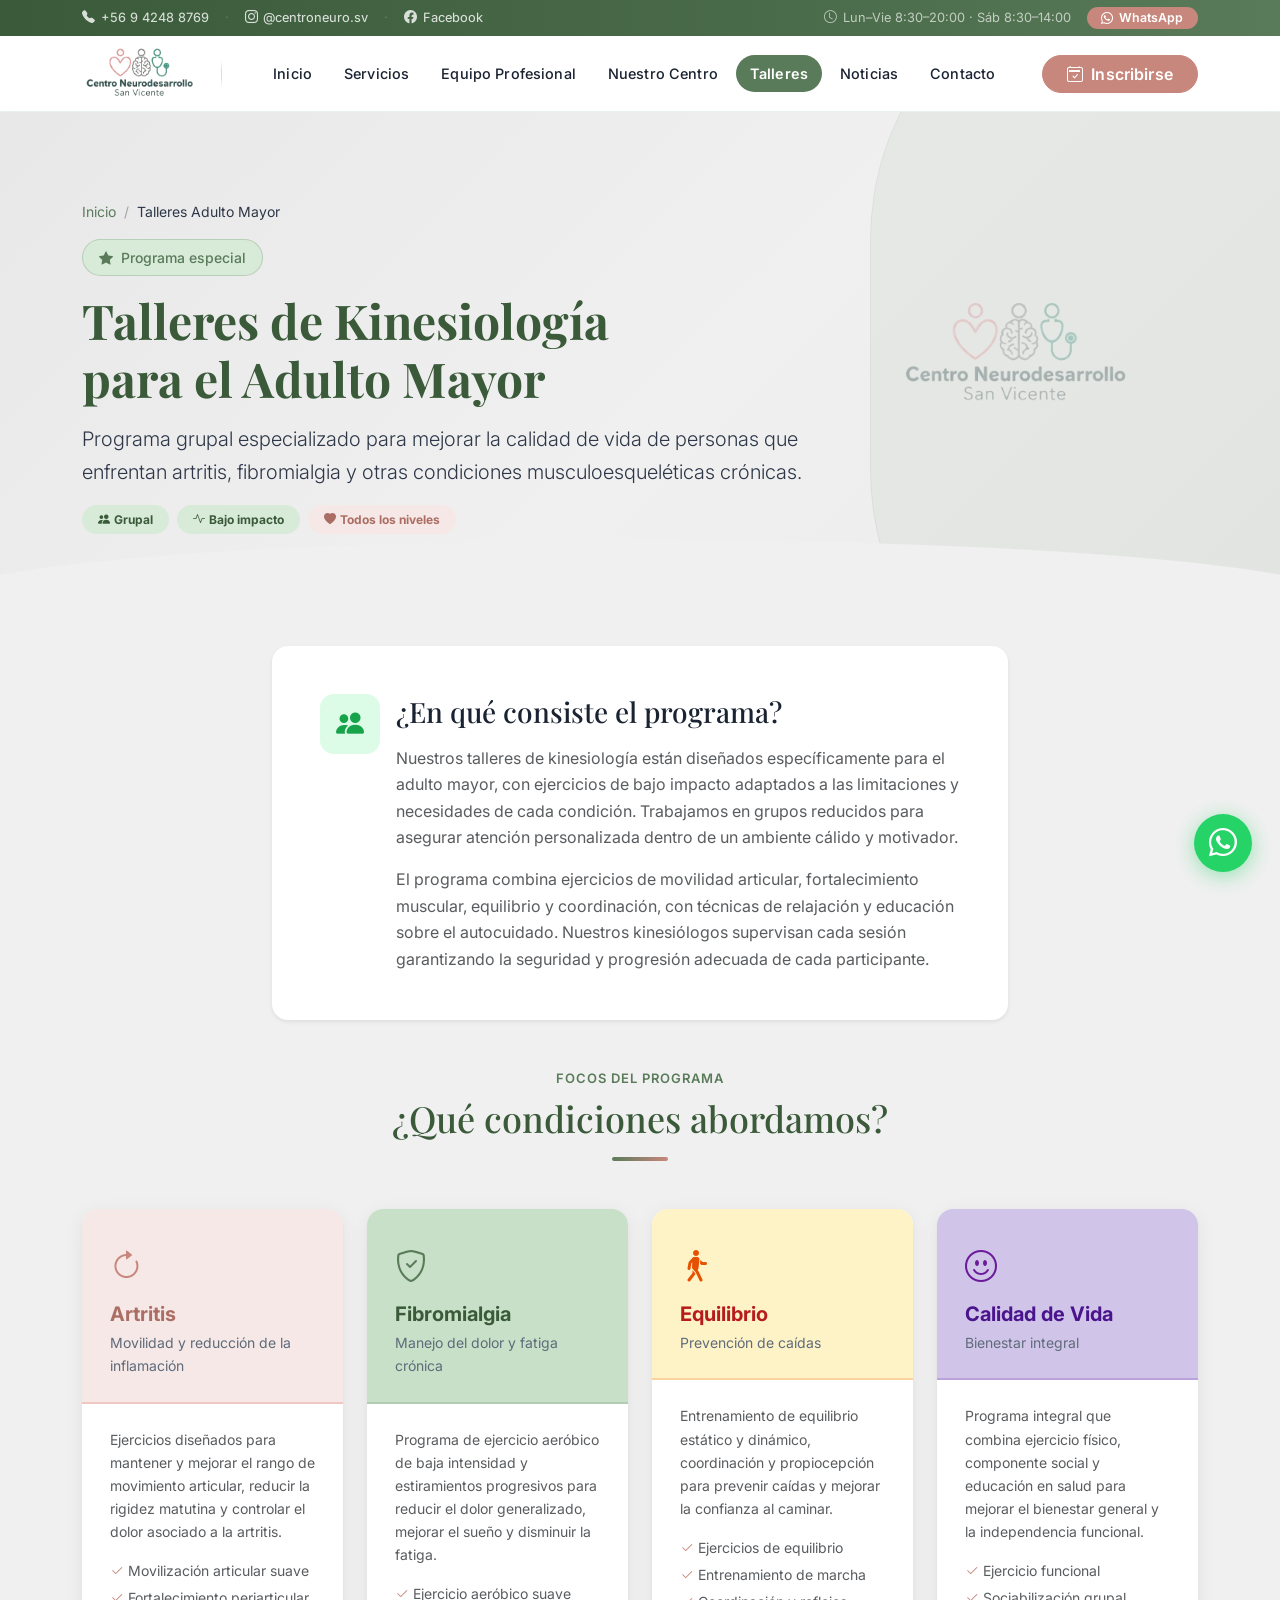
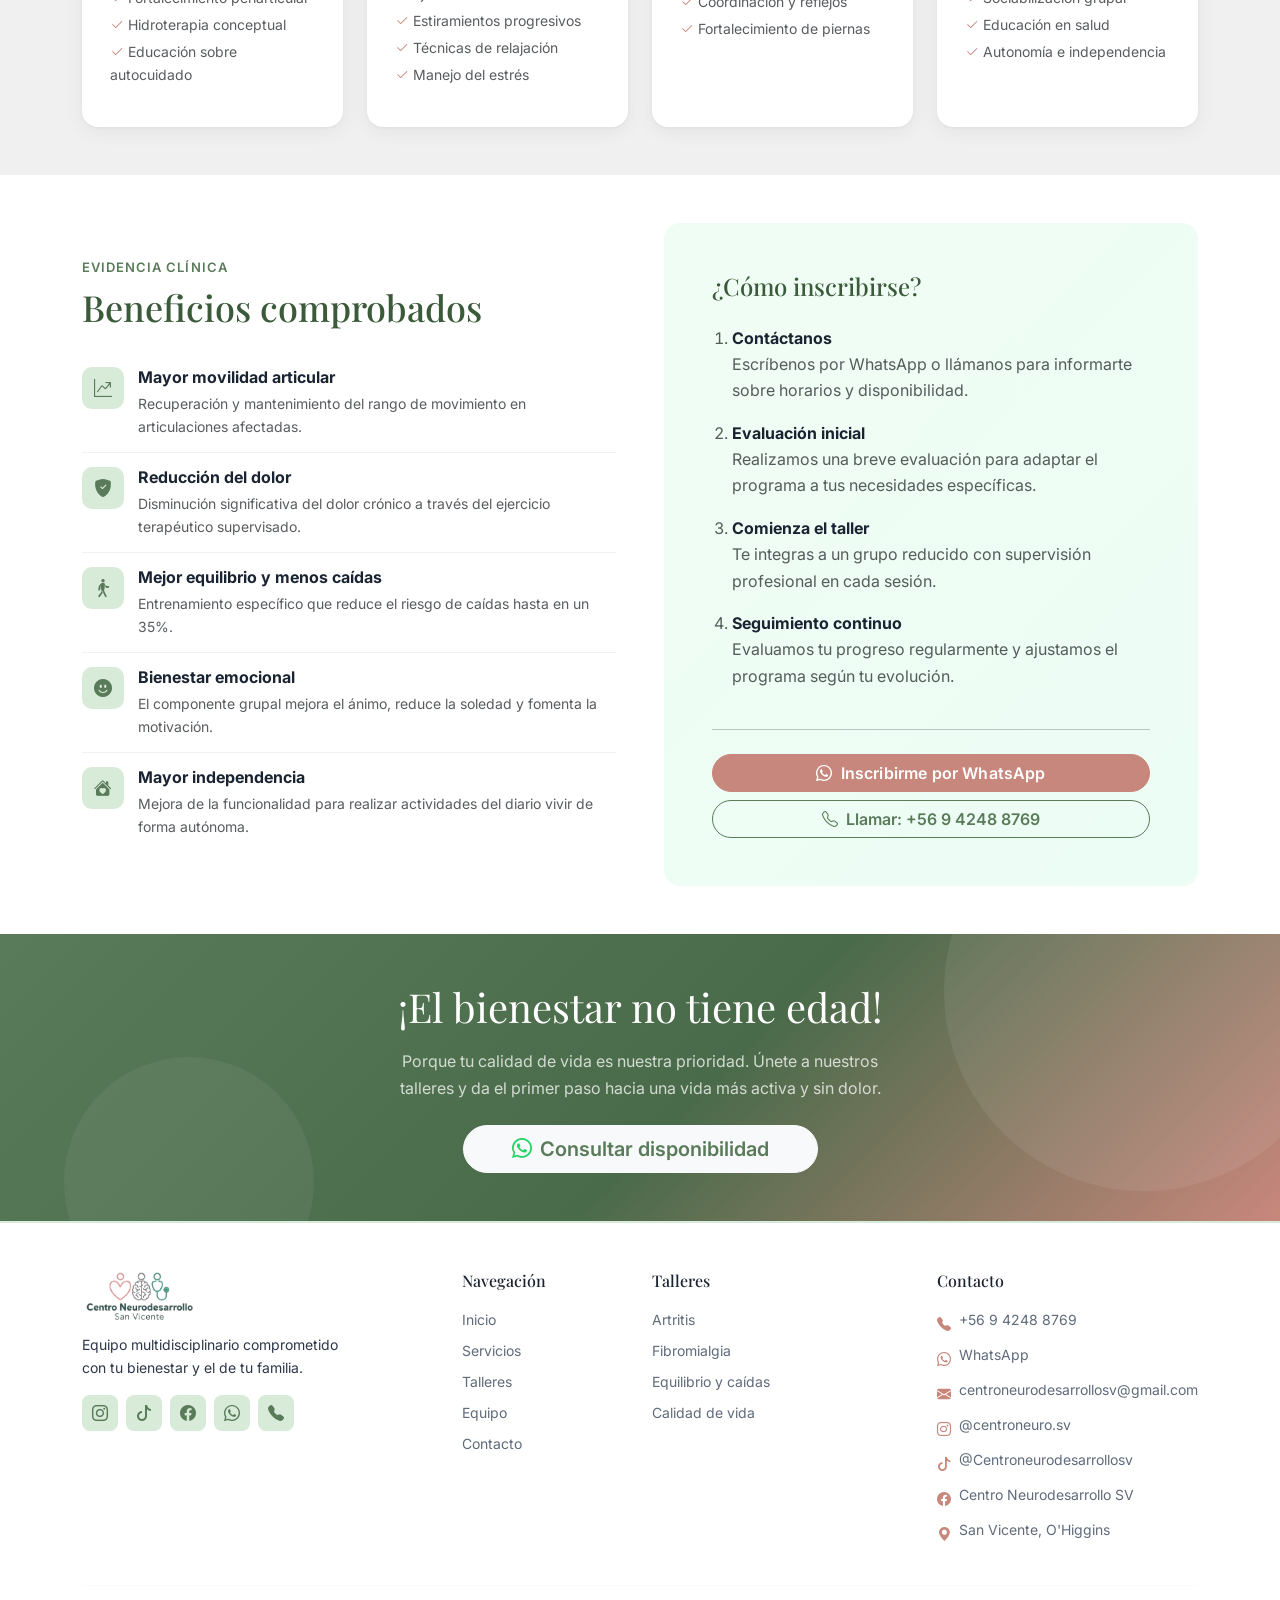
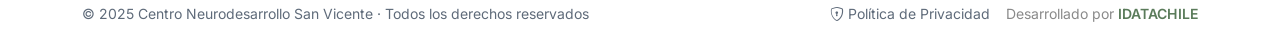
<file: talleres.html>
﻿<!DOCTYPE html>
<html lang="es-CL">
<head>
  <meta charset="UTF-8">
  <meta name="viewport" content="width=device-width, initial-scale=1.0">
  <title>Talleres Kinesiología Adulto Mayor en San Vicente | Artritis · Fibromialgia</title>
  <meta name="description" content="Talleres de kinesiología grupal para adultos mayores en San Vicente de Tagua Tagua. Programa especializado en artritis, fibromialgia, equilibrio y prevención de caídas. Bajo impacto, grupos reducidos, supervisión profesional.">
  <meta name="keywords" content="talleres adulto mayor San Vicente, kinesiología adulto mayor San Vicente, artritis San Vicente, fibromialgia San Vicente, equilibrio adulto mayor, prevención caídas adulto mayor, ejercicio adulto mayor San Vicente, taller kinesiología grupal O'Higgins, San Vicente de Tagua Tagua, Tagua Tagua, Rengo, Pichidegua">
  <link rel="canonical" href="https://centroneurodesarrollosv.cl/talleres.html">
  <meta property="og:type" content="website">
  <meta property="og:locale" content="es_CL">
  <meta property="og:title" content="Talleres Kinesiología Adulto Mayor en San Vicente | Artritis · Fibromialgia">
  <meta property="og:description" content="Talleres de kinesiología grupal para adultos mayores en San Vicente de Tagua Tagua. Artritis, fibromialgia, equilibrio y prevención de caídas. Supervisión profesional.">
  <meta property="og:url" content="https://centroneurodesarrollosv.cl/talleres.html">
  <meta property="og:image" content="https://centroneurodesarrollosv.cl/assets/img/Logo.jpg">
  <meta property="og:site_name" content="Centro Neurodesarrollo San Vicente">
  <meta name="twitter:card" content="summary">
  <meta name="twitter:title" content="Talleres Kinesiología Adulto Mayor en San Vicente | Artritis · Fibromialgia">
  <meta name="twitter:description" content="Talleres de kinesiología grupal para adultos mayores en San Vicente. Artritis, fibromialgia, equilibrio y prevención de caídas.">
  <meta name="twitter:image" content="https://centroneurodesarrollosv.cl/assets/img/Logo.jpg">
  <meta name="geo.region" content="CL-LI">
  <meta name="geo.placename" content="San Vicente de Tagua Tagua, Región O'Higgins, Chile">
  <meta name="geo.position" content="-34.4382;-71.0875">
  <meta name="ICBM" content="-34.4382, -71.0875">
  <script type="application/ld+json">
  {
    "@context": "https://schema.org",
    "@type": "Course",
    "name": "Talleres de Kinesiología para Adulto Mayor",
    "description": "Programa grupal de kinesiología para adultos mayores en San Vicente de Tagua Tagua, especializado en artritis, fibromialgia, equilibrio y prevención de caídas.",
    "provider": {"@type": "MedicalOrganization", "name": "Centro Neurodesarrollo San Vicente", "url": "https://centroneurodesarrollosv.cl", "telephone": "+56942488769"},
    "hasCourseInstance": {
      "@type": "CourseInstance",
      "courseMode": "in-person",
      "courseSchedule": {"@type": "Schedule", "repeatFrequency": "P1W", "byDay": ["Monday","Tuesday","Wednesday","Thursday","Friday"]},
      "location": {"@type": "Place", "name": "Centro Neurodesarrollo San Vicente", "address": {"@type": "PostalAddress", "addressLocality": "San Vicente de Tagua Tagua", "addressRegion": "O'Higgins", "addressCountry": "CL"}}
    },
    "educationalLevel": "Adulto Mayor",
    "teaches": ["Movilidad articular", "Reducción del dolor", "Equilibrio y prevención de caídas", "Bienestar emocional", "Independencia funcional"]
  }
  </script>
  <link rel="icon" type="image/x-icon" href="assets/img/favicon/favicon.ico">
  <link rel="icon" type="image/png" sizes="16x16" href="assets/img/favicon/favicon-16x16.png">
  <link rel="icon" type="image/png" sizes="32x32" href="assets/img/favicon/favicon-32x32.png">
  <link rel="icon" type="image/png" sizes="96x96" href="assets/img/favicon/favicon-96x96.png">
  <link rel="apple-touch-icon" href="assets/img/favicon/apple-touch-icon.png">
  <link rel="manifest" href="manifest.json">
  <link href="https://cdn.jsdelivr.net/npm/bootstrap@5.3.3/dist/css/bootstrap.min.css" rel="stylesheet" integrity="sha384-QWTKZyjpPEjISv5WaRU9OFeRpok6YctnYmDr5pNlyT2bRjXh0JMhjY6hW+ALEwIH" crossorigin="anonymous">
  <link rel="stylesheet" href="https://cdn.jsdelivr.net/npm/bootstrap-icons@1.11.3/font/bootstrap-icons.min.css">
  <link rel="preconnect" href="https://fonts.googleapis.com">
  <link rel="preconnect" href="https://fonts.gstatic.com" crossorigin>
  <link href="https://fonts.googleapis.com/css2?family=Inter:wght@400;500;600;700&family=Playfair+Display:wght@600;700&display=swap" rel="stylesheet">
  <link href="css/custom.css" rel="stylesheet">
</head>
<body>

<!-- NAVBAR -->
<div class="top-bar" id="topBar">
  <div class="container">
    <div class="d-flex justify-content-between align-items-center">
      <div class="d-flex align-items-center gap-3">
        <a href="tel:+56942488769" class="top-bar-link"><i class="bi bi-telephone-fill"></i>+56 9 4248 8769</a>
        <span class="top-bar-sep d-none d-sm-inline">·</span>
        <a href="https://www.instagram.com/centroneuro.sv" class="top-bar-link d-none d-sm-inline-flex" target="_blank" rel="noopener noreferrer"><i class="bi bi-instagram"></i>@centroneuro.sv</a>
        <span class="top-bar-sep d-none d-md-inline">·</span>
        <a href="https://www.facebook.com/profile.php?id=61574772495186" class="top-bar-link d-none d-md-inline-flex" target="_blank" rel="noopener noreferrer"><i class="bi bi-facebook"></i>Facebook</a>
      </div>
      <div class="d-flex align-items-center gap-3">
        <span class="top-bar-text d-none d-md-inline-flex"><i class="bi bi-clock"></i>Lun–Vie 8:30–20:00 · Sáb 8:30–14:00</span>
        <a href="https://wa.me/56942488769?text=Hola%2C%20quisiera%20agendar%20una%20consulta" class="top-bar-cta" target="_blank" rel="noopener noreferrer"><i class="bi bi-whatsapp"></i>WhatsApp</a>
      </div>
    </div>
  </div>
</div>
<nav class="navbar navbar-expand-lg navbar-light sticky-top" id="mainNav">
  <div class="container">
    <a class="navbar-brand py-1" href="index.html">
      <img src="assets/img/logo-transparent-original-canvas.png" alt="Centro Neurodesarrollo San Vicente" class="navbar-logo" width="297" height="144">
    </a>
    <div class="navbar-brand-divider d-none d-lg-flex align-items-center"></div>
    <button class="navbar-toggler border-0" type="button" data-bs-toggle="collapse" data-bs-target="#navMain" aria-controls="navMain" aria-expanded="false" aria-label="Abrir menú">
      <span class="navbar-toggler-icon"></span>
    </button>
    <div class="collapse navbar-collapse" id="navMain">
      <ul class="navbar-nav mx-auto gap-1 py-2 py-lg-0">
        <li class="nav-item"><a class="nav-link" href="index.html" data-page="index.html">Inicio</a></li>
        <li class="nav-item"><a class="nav-link" href="servicios.html" data-page="servicios.html">Servicios</a></li>
        <li class="nav-item"><a class="nav-link" href="equipo.html" data-page="equipo.html">Equipo Profesional</a></li>
        <li class="nav-item"><a class="nav-link" href="nuestro-centro.html" data-page="nuestro-centro.html">Nuestro Centro</a></li>
        <li class="nav-item"><a class="nav-link" href="talleres.html" data-page="talleres.html">Talleres</a></li>
        <li class="nav-item"><a class="nav-link" href="noticias.html" data-page="noticias.html">Noticias</a></li>
        <li class="nav-item"><a class="nav-link" href="contacto.html" data-page="contacto.html">Contacto</a></li>
      </ul>
      <a href="https://wa.me/56942488769?text=Hola%2C%20me%20interesa%20el%20taller%20para%20adulto%20mayor"
         class="btn btn-accent rounded-pill px-4 mt-2 mt-lg-0" target="_blank" rel="noopener noreferrer">
        <i class="bi bi-calendar2-check me-2"></i>Inscribirse
      </a>
    </div>
  </div>
</nav>

<!-- PAGE HERO -->
<section class="page-hero">
  <!-- Logo centrado en el circulo decorativo ::before -->
  <img src="assets/img/logo-transparent-original-canvas.png" alt=""
       aria-hidden="true"
       style="position:absolute;top:50%;right:12%;transform:translateY(-50%);
              width:clamp(140px,18vw,240px);height:auto;
              opacity:0.35;pointer-events:none;user-select:none;z-index:0;">
  <div class="container position-relative" style="z-index:1">
    <nav aria-label="breadcrumb">
      <ol class="breadcrumb">
        <li class="breadcrumb-item"><a href="index.html">Inicio</a></li>
        <li class="breadcrumb-item active">Talleres Adulto Mayor</li>
      </ol>
    </nav>
    <div class="row align-items-center g-4">
      <div class="col-lg-8">
        <div class="hero-badge mb-3">
          <i class="bi bi-star-fill"></i> Programa especial
        </div>
        <h1 class="display-5 fw-bold mb-3">Talleres de Kinesiología<br>para el Adulto Mayor</h1>
        <p class="lead">
          Programa grupal especializado para mejorar la calidad de vida de personas que enfrentan artritis, fibromialgia y otras condiciones musculoesqueléticas crónicas.
        </p>
        <div class="d-flex flex-wrap gap-2 mt-3">
          <span class="badge rounded-pill px-3 py-2" style="background:var(--color-primary-light);color:var(--color-primary-dark)"><i class="bi bi-people-fill me-1"></i>Grupal</span>
          <span class="badge rounded-pill px-3 py-2" style="background:var(--color-primary-light);color:var(--color-primary-dark)"><i class="bi bi-activity me-1"></i>Bajo impacto</span>
          <span class="badge rounded-pill px-3 py-2" style="background:var(--color-accent-light);color:var(--color-accent-dark)"><i class="bi bi-heart-fill me-1"></i>Todos los niveles</span>
        </div>
      </div>

    </div>
  </div>
</section>

<!-- INTRO -->
<section class="py-5">
  <div class="container">
    <div class="row justify-content-center">
      <div class="col-lg-8">
        <div class="card border-0 rounded-4 shadow-sm p-4 p-md-5 bg-white">
          <div class="d-flex align-items-start gap-3">
            <div class="service-icon green flex-shrink-0" style="width:60px;height:60px;font-size:1.75rem"><i class="bi bi-people-fill"></i></div>
            <div>
              <h3 class="font-heading mb-3">¿En qué consiste el programa?</h3>
              <p class="text-muted">Nuestros talleres de kinesiología están diseñados específicamente para el adulto mayor, con ejercicios de bajo impacto adaptados a las limitaciones y necesidades de cada condición. Trabajamos en grupos reducidos para asegurar atención personalizada dentro de un ambiente cálido y motivador.</p>
              <p class="text-muted mb-0">El programa combina ejercicios de movilidad articular, fortalecimiento muscular, equilibrio y coordinación, con técnicas de relajación y educación sobre el autocuidado. Nuestros kinesiólogos supervisan cada sesión garantizando la seguridad y progresión adecuada de cada participante.</p>
            </div>
          </div>
        </div>
      </div>
    </div>
  </div>
</section>

<!-- WORKSHOP CARDS -->
<section class="pb-5">
  <div class="container">
    <div class="text-center mb-5">
      <p class="section-label mb-2">Focos del programa</p>
      <h2 class="section-title">¿Qué condiciones abordamos?</h2>
      <div class="section-divider"></div>
    </div>
    <div class="row g-4">

      <!-- Artritis -->
      <div class="col-md-6 col-lg-3 fade-up">
        <div class="workshop-card">
          <div class="workshop-card-header" style="background:var(--color-accent-light);border-bottom:2px solid rgba(224,123,114,.3)">
            <div class="fs-2 mb-2" style="color:var(--color-accent)"><i class="bi bi-arrow-clockwise"></i></div>
            <h5 class="fw-bold mb-1" style="color:var(--color-accent-dark)">Artritis</h5>
            <p class="small mb-0" style="color:var(--color-text-light)">Movilidad y reducción de la inflamación</p>
          </div>
          <div class="workshop-card-body">
            <p class="text-muted small">Ejercicios diseñados para mantener y mejorar el rango de movimiento articular, reducir la rigidez matutina y controlar el dolor asociado a la artritis.</p>
            <ul class="list-unstyled small text-muted">
              <li class="mb-1"><i class="bi bi-check2 text-accent me-1"></i>Movilización articular suave</li>
              <li class="mb-1"><i class="bi bi-check2 text-accent me-1"></i>Fortalecimiento periarticular</li>
              <li class="mb-1"><i class="bi bi-check2 text-accent me-1"></i>Hidroterapia conceptual</li>
              <li class="mb-1"><i class="bi bi-check2 text-accent me-1"></i>Educación sobre autocuidado</li>
            </ul>
          </div>
        </div>
      </div>

      <!-- Fibromialgia -->
      <div class="col-md-6 col-lg-3 fade-up">
        <div class="workshop-card">
          <div class="workshop-card-header" style="background:var(--color-pastel-mint);border-bottom:2px solid rgba(90,123,90,.2)">
            <div class="fs-2 mb-2" style="color:var(--color-primary)"><i class="bi bi-shield-check"></i></div>
            <h5 class="fw-bold mb-1" style="color:var(--color-primary-dark)">Fibromialgia</h5>
            <p class="small mb-0" style="color:var(--color-text-light)">Manejo del dolor y fatiga crónica</p>
          </div>
          <div class="workshop-card-body">
            <p class="text-muted small">Programa de ejercicio aeróbico de baja intensidad y estiramientos progresivos para reducir el dolor generalizado, mejorar el sueño y disminuir la fatiga.</p>
            <ul class="list-unstyled small text-muted">
              <li class="mb-1"><i class="bi bi-check2 text-accent me-1"></i>Ejercicio aeróbico suave</li>
              <li class="mb-1"><i class="bi bi-check2 text-accent me-1"></i>Estiramientos progresivos</li>
              <li class="mb-1"><i class="bi bi-check2 text-accent me-1"></i>Técnicas de relajación</li>
              <li class="mb-1"><i class="bi bi-check2 text-accent me-1"></i>Manejo del estrés</li>
            </ul>
          </div>
        </div>
      </div>

      <!-- Equilibrio -->
      <div class="col-md-6 col-lg-3 fade-up">
        <div class="workshop-card">
          <div class="workshop-card-header" style="background:var(--color-pastel-amber);border-bottom:2px solid rgba(230,81,0,.2)">
            <div class="fs-2 mb-2" style="color:#E65100"><i class="bi bi-person-walking"></i></div>
            <h5 class="fw-bold mb-1" style="color:#B71C1C">Equilibrio</h5>
            <p class="small mb-0" style="color:var(--color-text-light)">Prevención de caídas</p>
          </div>
          <div class="workshop-card-body">
            <p class="text-muted small">Entrenamiento de equilibrio estático y dinámico, coordinación y propiocepción para prevenir caídas y mejorar la confianza al caminar.</p>
            <ul class="list-unstyled small text-muted">
              <li class="mb-1"><i class="bi bi-check2 text-accent me-1"></i>Ejercicios de equilibrio</li>
              <li class="mb-1"><i class="bi bi-check2 text-accent me-1"></i>Entrenamiento de marcha</li>
              <li class="mb-1"><i class="bi bi-check2 text-accent me-1"></i>Coordinación y reflejos</li>
              <li class="mb-1"><i class="bi bi-check2 text-accent me-1"></i>Fortalecimiento de piernas</li>
            </ul>
          </div>
        </div>
      </div>

      <!-- Calidad de Vida -->
      <div class="col-md-6 col-lg-3 fade-up">
        <div class="workshop-card">
          <div class="workshop-card-header" style="background:var(--color-pastel-violet);border-bottom:2px solid rgba(106,27,154,.2)">
            <div class="fs-2 mb-2" style="color:#6A1B9A"><i class="bi bi-emoji-smile"></i></div>
            <h5 class="fw-bold mb-1" style="color:#4a148c">Calidad de Vida</h5>
            <p class="small mb-0" style="color:var(--color-text-light)">Bienestar integral</p>
          </div>
          <div class="workshop-card-body">
            <p class="text-muted small">Programa integral que combina ejercicio físico, componente social y educación en salud para mejorar el bienestar general y la independencia funcional.</p>
            <ul class="list-unstyled small text-muted">
              <li class="mb-1"><i class="bi bi-check2 text-accent me-1"></i>Ejercicio funcional</li>
              <li class="mb-1"><i class="bi bi-check2 text-accent me-1"></i>Sociabilización grupal</li>
              <li class="mb-1"><i class="bi bi-check2 text-accent me-1"></i>Educación en salud</li>
              <li class="mb-1"><i class="bi bi-check2 text-accent me-1"></i>Autonomía e independencia</li>
            </ul>
          </div>
        </div>
      </div>

    </div>
  </div>
</section>

<!-- BENEFICIOS -->
<section class="py-5 bg-white">
  <div class="container">
    <div class="row align-items-center g-5">
      <div class="col-lg-6 fade-up">
        <p class="section-label mb-2">Evidencia clínica</p>
        <h2 class="section-title mb-4">Beneficios comprobados</h2>
        <div class="benefit-item">
          <div class="benefit-icon"><i class="bi bi-graph-up-arrow"></i></div>
          <div>
            <h6 class="fw-bold mb-1">Mayor movilidad articular</h6>
            <p class="text-muted small mb-0">Recuperación y mantenimiento del rango de movimiento en articulaciones afectadas.</p>
          </div>
        </div>
        <div class="benefit-item">
          <div class="benefit-icon"><i class="bi bi-shield-fill-check"></i></div>
          <div>
            <h6 class="fw-bold mb-1">Reducción del dolor</h6>
            <p class="text-muted small mb-0">Disminución significativa del dolor crónico a través del ejercicio terapéutico supervisado.</p>
          </div>
        </div>
        <div class="benefit-item">
          <div class="benefit-icon"><i class="bi bi-person-walking"></i></div>
          <div>
            <h6 class="fw-bold mb-1">Mejor equilibrio y menos caídas</h6>
            <p class="text-muted small mb-0">Entrenamiento específico que reduce el riesgo de caídas hasta en un 35%.</p>
          </div>
        </div>
        <div class="benefit-item">
          <div class="benefit-icon"><i class="bi bi-emoji-smile-fill"></i></div>
          <div>
            <h6 class="fw-bold mb-1">Bienestar emocional</h6>
            <p class="text-muted small mb-0">El componente grupal mejora el ánimo, reduce la soledad y fomenta la motivación.</p>
          </div>
        </div>
        <div class="benefit-item">
          <div class="benefit-icon"><i class="bi bi-house-heart-fill"></i></div>
          <div>
            <h6 class="fw-bold mb-1">Mayor independencia</h6>
            <p class="text-muted small mb-0">Mejora de la funcionalidad para realizar actividades del diario vivir de forma autónoma.</p>
          </div>
        </div>
      </div>
      <div class="col-lg-6 fade-up">
        <div class="card border-0 rounded-4 p-4 p-md-5" style="background:linear-gradient(135deg,#f0fdf4,#ecfdf5)">
          <h4 class="font-heading mb-4" style="color:var(--color-primary-dark)">¿Cómo inscribirse?</h4>
          <ol class="text-muted" style="padding-left:1.25rem">
            <li class="mb-3">
              <strong style="color:var(--color-heading)">Contáctanos</strong><br>
              Escríbenos por WhatsApp o llámanos para informarte sobre horarios y disponibilidad.
            </li>
            <li class="mb-3">
              <strong style="color:var(--color-heading)">Evaluación inicial</strong><br>
              Realizamos una breve evaluación para adaptar el programa a tus necesidades específicas.
            </li>
            <li class="mb-3">
              <strong style="color:var(--color-heading)">Comienza el taller</strong><br>
              Te integras a un grupo reducido con supervisión profesional en cada sesión.
            </li>
            <li>
              <strong style="color:var(--color-heading)">Seguimiento continuo</strong><br>
              Evaluamos tu progreso regularmente y ajustamos el programa según tu evolución.
            </li>
          </ol>
          <hr class="my-4">
          <div class="d-flex flex-column gap-2">
            <a href="https://wa.me/56942488769?text=Hola%2C%20me%20interesa%20inscribirme%20en%20el%20taller%20para%20adulto%20mayor"
               class="btn btn-accent rounded-pill px-4" target="_blank" rel="noopener noreferrer">
              <i class="bi bi-whatsapp me-2"></i>Inscribirme por WhatsApp
            </a>
            <a href="tel:+56942488769" class="btn btn-outline-primary rounded-pill px-4">
              <i class="bi bi-telephone me-2"></i>Llamar: +56 9 4248 8769
            </a>
          </div>
        </div>
      </div>
    </div>
  </div>
</section>

<!-- CTA -->
<section class="cta-section py-5">
  <div class="container text-center position-relative" style="z-index:1">
    <h2 class="font-heading text-white display-6 mb-3">¡El bienestar no tiene edad!</h2>
    <p class="mb-4 mx-auto" style="color:rgba(255,255,255,.75);max-width:500px">
      Porque tu calidad de vida es nuestra prioridad. Únete a nuestros talleres y da el primer paso hacia una vida más activa y sin dolor.
    </p>
    <a href="https://wa.me/56942488769?text=Hola%2C%20me%20interesa%20el%20taller%20de%20kinesiolog%C3%ADa%20para%20adulto%20mayor"
       class="btn btn-light btn-lg rounded-pill px-5 text-primary fw-semibold" target="_blank" rel="noopener noreferrer">
      <i class="bi bi-whatsapp me-2" style="color:#25D366"></i>Consultar disponibilidad
    </a>
  </div>
</section>

<!-- FOOTER -->
<footer class="footer-dark pt-5 pb-4">
  <div class="container">
    <div class="row g-4">
      <div class="col-lg-4 col-md-12">
        <div class="footer-logo-wrap mb-2">
          <img src="assets/img/logo-transparent-original-canvas.png" alt="Centro Neurodesarrollo San Vicente" class="footer-logo" width="297" height="144">
        </div>
        <p class="small mb-3" style="max-width:280px">Equipo multidisciplinario comprometido con tu bienestar y el de tu familia.</p>
        <div class="footer-social d-flex gap-2">
          <a href="https://www.instagram.com/centroneuro.sv" target="_blank" rel="noopener noreferrer" aria-label="Instagram"><i class="bi bi-instagram"></i></a>
          <a href="https://www.tiktok.com/@centroneurodesarrollosv" target="_blank" rel="noopener noreferrer" aria-label="TikTok"><i class="bi bi-tiktok"></i></a>
          <a href="https://www.facebook.com/profile.php?id=61574772495186" target="_blank" rel="noopener noreferrer" aria-label="Facebook"><i class="bi bi-facebook"></i></a>
          <a href="https://wa.me/56942488769" target="_blank" rel="noopener noreferrer" aria-label="WhatsApp"><i class="bi bi-whatsapp"></i></a>
          <a href="tel:+56942488769" aria-label="Teléfono"><i class="bi bi-telephone-fill"></i></a>
        </div>
      </div>
      <div class="col-lg-2 col-sm-4">
        <h6 class="mb-3">Navegación</h6>
        <ul class="list-unstyled small">
          <li class="mb-2"><a href="index.html">Inicio</a></li>
          <li class="mb-2"><a href="servicios.html">Servicios</a></li>
          <li class="mb-2"><a href="talleres.html">Talleres</a></li>
          <li class="mb-2"><a href="equipo.html">Equipo</a></li>
          <li class="mb-2"><a href="contacto.html">Contacto</a></li>
        </ul>
      </div>
      <div class="col-lg-3 col-sm-4">
        <h6 class="mb-3">Talleres</h6>
        <ul class="list-unstyled small">
          <li class="mb-2"><a href="#">Artritis</a></li>
          <li class="mb-2"><a href="#">Fibromialgia</a></li>
          <li class="mb-2"><a href="#">Equilibrio y caídas</a></li>
          <li class="mb-2"><a href="#">Calidad de vida</a></li>
        </ul>
      </div>
      <div class="col-lg-3 col-sm-4">
        <h6 class="mb-3">Contacto</h6>
        <ul class="list-unstyled small">
          <li class="mb-2 d-flex gap-2"><i class="bi bi-telephone-fill text-accent mt-1 flex-shrink-0"></i><a href="tel:+56942488769">+56 9 4248 8769</a></li>
          <li class="mb-2 d-flex gap-2"><i class="bi bi-whatsapp text-accent mt-1 flex-shrink-0"></i><a href="https://wa.me/56942488769" target="_blank" rel="noopener noreferrer">WhatsApp</a></li>
          <li class="mb-2 d-flex gap-2"><i class="bi bi-envelope-fill text-accent mt-1 flex-shrink-0"></i><a href="mailto:centroneurodesarrollosv@gmail.com">centroneurodesarrollosv@gmail.com</a></li>
          <li class="mb-2 d-flex gap-2"><i class="bi bi-instagram text-accent mt-1 flex-shrink-0"></i><a href="https://www.instagram.com/centroneuro.sv" target="_blank" rel="noopener noreferrer">@centroneuro.sv</a></li>
          <li class="mb-2 d-flex gap-2"><i class="bi bi-tiktok text-accent mt-1 flex-shrink-0"></i><a href="https://www.tiktok.com/@centroneurodesarrollosv" target="_blank" rel="noopener noreferrer">@Centroneurodesarrollosv</a></li>
          <li class="mb-2 d-flex gap-2"><i class="bi bi-facebook text-accent mt-1 flex-shrink-0"></i><a href="https://www.facebook.com/profile.php?id=61574772495186" target="_blank" rel="noopener noreferrer">Centro Neurodesarrollo SV</a></li>
          <li class="mb-2 d-flex gap-2"><i class="bi bi-geo-alt-fill text-accent mt-1 flex-shrink-0"></i><span style="color:var(--color-text-light)">San Vicente, O'Higgins</span></li>
        </ul>
      </div>
    </div>
    <hr class="mt-4 mb-3" style="border-color:rgba(0,0,0,.08)">
    <div class="d-flex flex-wrap justify-content-between align-items-center gap-2">
      <p class="small mb-0" style="color:var(--color-text-light)">© 2025 Centro Neurodesarrollo San Vicente · Todos los derechos reservados</p>
      <div class="d-flex flex-wrap gap-3 align-items-center">
        <a href="privacidad.html" class="small text-decoration-none" style="color:var(--color-text-light)"><i class="bi bi-shield-lock me-1"></i>Política de Privacidad</a>
        <p class="small mb-0" style="color:var(--color-neutral)">Desarrollado por <a href="https://www.idatachile.com" target="_blank" rel="noopener noreferrer" style="color:var(--color-primary);font-weight:600;text-decoration:none;letter-spacing:.01em;transition:opacity .2s;" onmouseover="this.style.opacity='0.7'" onmouseout="this.style.opacity='1'">IDATACHILE</a></p>
      </div>
    </div>
  </div>
</footer>

<a href="https://wa.me/56942488769?text=Hola%2C%20me%20interesa%20el%20taller%20para%20adulto%20mayor"
   class="whatsapp-fab" target="_blank" rel="noopener noreferrer" aria-label="Contactar por WhatsApp">
  <i class="bi bi-whatsapp"></i>
</a>

<script src="https://cdn.jsdelivr.net/npm/bootstrap@5.3.3/dist/js/bootstrap.bundle.min.js" integrity="sha384-YvpcrYf0tY3lHB60NNkmXc4s9bIOgUxi8T/jzmJHD0enk1f8r0+86C18cC+a7N6" crossorigin="anonymous"></script>
<script src="js/main.js"></script>
</body>
</html>
</file>
<file: css/custom.css>
﻿/* ============================================================
   Centro Neurodesarrollo San Vicente — Custom Styles
   Norma gráfica: Verde Vintage + Palo de Rosa + Gris
   ============================================================ */

/* --- Variables de marca --- */
:root {
  /* Primario: Verde Vintage */
  --color-primary:        #5A7B5A;
  --color-primary-dark:   #3A5A3A;
  --color-primary-mid:    #4A6B4A;
  --color-primary-hover:  #4A6B4A;
  --color-primary-light:  #D8EAD8;
  --color-primary-xlight: #EEF6EE;

  /* Acento cálido: Palo de Rosa */
  --color-accent:         #C8877C;
  --color-accent-dark:    #AC6E64;
  --color-accent-light:   #F5E8E6;

  /* Neutro: gris */
  --color-neutral:        #8A8A8A;

  /* Base */
  --color-bg:             #F0F0F0;
  --color-white:          #ffffff;
  --color-text:           #2D3748;
  --color-text-light:     #5F6B7A;
  --color-heading:        #1A2332;

  /* Pasteles de especialidades */
  --color-pastel-mint:       #C8E0C8;
  --color-pastel-mint-light: #EBF5EB;
  --color-pastel-sage:       #D4EDD5;
  --color-pastel-lavender:   #C5CAE9;
  --color-pastel-violet:     #D1C4E9;
  --color-pastel-sky:        #DBEAFE;
  --color-pastel-amber:      #FEF3C7;
  --color-pastel-pink:       #FCE7F3;

  /* Tipografía */
  --font-heading:         'Playfair Display', Georgia, serif;
  --font-body:            'Inter', system-ui, sans-serif;

  /* Layout */
  --radius-card:          1rem;
  --radius-sm:            0.5rem;
  --shadow-card:          0 1px 3px rgba(0,0,0,0.04), 0 4px 20px rgba(0,0,0,0.06);
  --shadow-hover:         0 8px 32px rgba(90,123,90,0.22);
  --shadow-nav:           0 2px 24px rgba(0,0,0,0.07);
  --transition:           0.3s ease;
}

/* --- Base --- */
*, *::before, *::after { box-sizing: border-box; }

body {
  font-family: var(--font-body);
  background-color: var(--color-bg);
  color: var(--color-text);
  line-height: 1.65;
}

/* h1–h4 usan Playfair Display; h5–h6 usan Inter (se puede forzar con .font-heading) */
h1, h2, h3, h4, .font-heading {
  font-family: var(--font-heading);
  color: var(--color-heading);
  line-height: 1.25;
}
h5, h6 {
  font-family: var(--font-body);
  color: var(--color-heading);
  line-height: 1.3;
}

img { max-width: 100%; height: auto; }
a { transition: color var(--transition); }

/* --- Bootstrap Overrides — Teal --- */
.btn-primary {
  background-color: var(--color-primary);
  border-color: var(--color-primary);
  font-weight: 600;
  letter-spacing: .01em;
}
.btn-primary:hover,
.btn-primary:focus {
  background-color: var(--color-primary-hover);
  border-color: var(--color-primary-hover);
  box-shadow: 0 4px 14px rgba(90,123,90,0.35);
}
.btn-outline-primary {
  color: var(--color-primary);
  border-color: var(--color-primary);
  font-weight: 600;
}
.btn-outline-primary:hover {
  background-color: var(--color-primary);
  border-color: var(--color-primary);
}
.text-primary  { color: var(--color-primary) !important; }
.bg-primary    { background-color: var(--color-primary) !important; }
.border-primary{ border-color: var(--color-primary) !important; }

/* --- Utility --- */
.text-accent   { color: var(--color-accent) !important; }
.bg-accent     { background-color: var(--color-accent) !important; }
.font-heading  { font-family: var(--font-heading) !important; }

/* Botón coral — acciones urgentes (Agendar, WhatsApp) */
.btn-accent {
  background-color: var(--color-accent);
  border-color: var(--color-accent);
  color: #fff;
  font-weight: 600;
  letter-spacing: .01em;
}
.btn-accent:hover {
  background-color: var(--color-accent-dark);
  border-color: var(--color-accent-dark);
  color: #fff;
  box-shadow: 0 4px 14px rgba(200,135,124,0.4);
}

/* Botón outline coral */
.btn-outline-accent {
  color: var(--color-accent);
  border-color: var(--color-accent);
  font-weight: 600;
}
.btn-outline-accent:hover {
  background-color: var(--color-accent);
  border-color: var(--color-accent);
  color: white;
}

/* --- Top Bar --- */
.top-bar {
  background: linear-gradient(90deg, var(--color-primary-dark) 0%, var(--color-primary-mid) 60%, var(--color-primary) 100%);
  color: rgba(255,255,255,.8);
  font-size: .8rem;
  padding: .45rem 0;
  line-height: 1;
}
.top-bar-link {
  color: rgba(255,255,255,.8);
  text-decoration: none;
  display: inline-flex;
  align-items: center;
  gap: .35rem;
  transition: color .2s;
  font-weight: 450;
}
.top-bar-link:hover { color: white; }
.top-bar-text {
  color: rgba(255,255,255,.65);
  display: inline-flex;
  align-items: center;
  gap: .35rem;
}
.top-bar-sep {
  color: rgba(255,255,255,.2);
}
.top-bar-cta {
  background: var(--color-accent);
  color: white;
  text-decoration: none;
  padding: .28rem .9rem;
  border-radius: 100px;
  font-weight: 600;
  font-size: .775rem;
  display: inline-flex;
  align-items: center;
  gap: .35rem;
  transition: background .2s, transform .15s;
  white-space: nowrap;
  letter-spacing: .01em;
}
.top-bar-cta:hover {
  background: var(--color-accent-dark);
  color: white;
  transform: translateY(-1px);
}

/* --- Navbar --- */
.navbar {
  background: rgba(255,255,255,0.94) !important;
  backdrop-filter: blur(20px);
  -webkit-backdrop-filter: blur(20px);
  border-bottom: 1px solid rgba(43,112,112,0.10);
  padding-top: 0.4rem;
  padding-bottom: 0.4rem;
  transition: padding var(--transition), box-shadow var(--transition),
              background var(--transition), border-color var(--transition);
}
.navbar.scrolled {
  padding-top: 0.25rem;
  padding-bottom: 0.25rem;
  background: rgba(255,255,255,0.98) !important;
  backdrop-filter: blur(24px);
  -webkit-backdrop-filter: blur(24px);
  box-shadow: 0 1px 0 rgba(43,112,112,0.08), 0 4px 24px rgba(0,0,0,0.07);
  border-bottom-color: rgba(43,112,112,0.13);
}

/* Logo en navbar */
.navbar-logo {
  height: 54px;
  width: auto;
  display: block;
  object-fit: contain;
  transition: height var(--transition);
}
.navbar.scrolled .navbar-logo { height: 44px; }

/* Separador vertical logo / nav */
.navbar-brand-divider {
  width: 1px;
  height: 28px;
  background: linear-gradient(180deg, transparent 0%, rgba(43,112,112,0.22) 40%, rgba(43,112,112,0.22) 60%, transparent 100%);
  margin: 0 0.25rem 0 0.75rem;
  flex-shrink: 0;
}

/* Nav links */
.nav-link {
  color: var(--color-heading) !important;
  font-weight: 500;
  font-size: 0.9rem;
  padding: 0.42rem 0.875rem !important;
  border-radius: 100px;
  transition: color var(--transition), background var(--transition);
  letter-spacing: .01em;
  white-space: nowrap;
}
.nav-link:hover {
  color: var(--color-primary) !important;
  background: var(--color-primary-light);
}
.nav-link.active {
  color: #fff !important;
  background: var(--color-primary) !important;
  font-weight: 600;
}
.nav-link.active::after { display: none; }

/* --- Hero Section --- */
.hero-section {
  background: linear-gradient(135deg, #E8E8E8 0%, #F0F0F0 55%, #EBEBEB 100%);
  min-height: 92vh;
  display: flex;
  align-items: center;
  position: relative;
  overflow: hidden;
  padding: 6rem 0 4rem;
}

/* Círculo decorativo derecho — palo de rosa */
.hero-section::before {
  content: '';
  position: absolute;
  top: -10%;
  right: -5%;
  width: 55%;
  height: 120%;
  border-radius: 40% 60% 60% 40%;
  background: rgba(200,135,124,0.15);
  border: 1px solid rgba(200,135,124,0.2);
  pointer-events: none;
}

/* Círculo decorativo izquierdo — verde vintage */
.hero-section::after {
  content: '';
  position: absolute;
  bottom: -15%;
  left: -8%;
  width: 45%;
  height: 80%;
  border-radius: 50%;
  background: rgba(90,123,90,0.12);
  border: 1px solid rgba(90,123,90,0.18);
  pointer-events: none;
}

.hero-badge {
  display: inline-flex;
  align-items: center;
  gap: 0.5rem;
  background: var(--color-primary-light);
  border: 1px solid rgba(90,123,90,0.25);
  color: var(--color-primary);
  border-radius: 50px;
  padding: 0.375rem 1rem;
  font-size: 0.875rem;
  font-weight: 500;
  margin-bottom: 1.75rem;
  font-family: var(--font-body);
}
.hero-title {
  font-size: clamp(2.1rem, 5vw, 3.4rem);
  font-weight: 700;
  color: var(--color-primary-dark);
  line-height: 1.15;
  margin-bottom: 1.25rem;
}
/* Palabra destacada — coral del logo */
.hero-title span { color: var(--color-accent); }

.hero-subtitle {
  font-size: 1.0625rem;
  color: var(--color-text);
  max-width: 540px;
  margin-bottom: 2.5rem;
  font-family: var(--font-body);
}
.hero-stats {
  display: flex;
  gap: 2.25rem;
  flex-wrap: wrap;
  margin-top: 3rem;
  padding-top: 2rem;
  border-top: 1px solid rgba(90,123,90,0.14);
}
.hero-stat .stat-number {
  font-family: var(--font-heading);
  font-size: 2rem;
  font-weight: 700;
  color: var(--color-primary-dark);
  line-height: 1;
}
.hero-stat .stat-label {
  font-size: 0.8125rem;
  color: var(--color-text-light);
  margin-top: 0.25rem;
  font-family: var(--font-body);
}

/* Tarjeta hero — blanca con borde teal */
.hero-card {
  background: white;
  border: 1px solid rgba(90,123,90,0.18);
  border-radius: var(--radius-card);
  padding: 1.75rem;
  color: var(--color-text);
  box-shadow: var(--shadow-card);
}
.specialty-pill {
  display: inline-flex;
  align-items: center;
  gap: 0.375rem;
  background: var(--color-primary-xlight);
  border: 1px solid rgba(90,123,90,0.2);
  border-radius: 50px;
  padding: 0.3rem 0.75rem;
  font-size: 0.8rem;
  margin: 0.2rem;
  white-space: nowrap;
  font-family: var(--font-body);
  color: var(--color-text);
  transition: background var(--transition);
}
.specialty-pill:hover { background: var(--color-primary-light); }

/* --- Scroll Indicator --- */
.scroll-indicator {
  position: absolute;
  bottom: 1.75rem;
  left: 50%;
  transform: translateX(-50%);
  color: var(--color-primary);
  opacity: .6;
  animation: bounce-down 2s ease-in-out infinite;
  text-decoration: none;
}
@keyframes bounce-down {
  0%, 100% { transform: translateX(-50%) translateY(0); }
  50%       { transform: translateX(-50%) translateY(8px); }
}
@media (prefers-reduced-motion: reduce) { .scroll-indicator { animation: none; } }

/* --- Section Titles --- */
.section-label {
  color: var(--color-primary);
  font-weight: 600;
  font-size: 0.8125rem;
  text-transform: uppercase;
  letter-spacing: .08em;
  font-family: var(--font-body);
}
.section-title {
  font-family: var(--font-heading);
  font-size: clamp(1.75rem, 3.5vw, 2.25rem);
  color: var(--color-primary-dark);
  margin-bottom: 0;
  line-height: 1.2;
}
.section-divider {
  width: 56px;
  height: 4px;
  border-radius: 2px;
  /* Gradiente teal → coral, colores del logo */
  background: linear-gradient(90deg, var(--color-primary), var(--color-accent));
  margin: 1rem auto;
}
.section-divider.start { margin-left: 0; }

/* --- Service Cards --- */
.service-card {
  background: white;
  border: 1px solid rgba(0,0,0,0.06);
  border-radius: var(--radius-card);
  padding: 1.75rem;
  height: 100%;
  transition: transform var(--transition), box-shadow var(--transition), border-color var(--transition);
  box-shadow: var(--shadow-card);
  text-decoration: none;
  color: inherit;
  display: block;
}
.service-card:hover {
  transform: translateY(-5px);
  box-shadow: var(--shadow-hover);
  border-color: rgba(90,123,90,0.22);
  color: inherit;
}
.service-icon {
  width: 56px;
  height: 56px;
  border-radius: 14px;
  display: flex;
  align-items: center;
  justify-content: center;
  font-size: 1.5rem;
  margin-bottom: 1.125rem;
  flex-shrink: 0;
}
/* Colores de iconos de especialidades */
.service-icon.teal-brand { background-color: var(--color-primary-light); color: var(--color-primary); }
.service-icon.coral-brand{ background-color: var(--color-accent-light);  color: var(--color-accent);  }
.service-icon.blue    { background-color: #dbeafe; color: #2563eb; }
.service-icon.indigo  { background-color: #e0e7ff; color: #4f46e5; }
.service-icon.violet  { background-color: #ede9fe; color: #7c3aed; }
.service-icon.pink    { background-color: #fce7f3; color: #db2777; }
.service-icon.rose    { background-color: var(--color-accent-light); color: var(--color-accent); }
.service-icon.amber   { background-color: #fef3c7; color: #d97706; }
.service-icon.emerald { background-color: #d1fae5; color: #059669; }
.service-icon.teal    { background-color: var(--color-primary-light); color: var(--color-primary); }
.service-icon.cyan    { background-color: #cffafe; color: #0891b2; }
.service-icon.sky     { background-color: #e0f2fe; color: #0284c7; }
.service-icon.green   { background-color: #dcfce7; color: #16a34a; }

.service-card h5 {
  font-size: 1rem;
  font-weight: 600;
  color: var(--color-heading);
  margin-bottom: 0.5rem;
  font-family: var(--font-body);
}
.service-card p {
  font-size: 0.875rem;
  color: var(--color-text-light);
  margin-bottom: 0;
  line-height: 1.55;
}
.arrow-link {
  font-size: 0.8125rem;
  color: var(--color-primary);
  font-weight: 600;
  margin-top: 1rem;
  display: inline-flex;
  align-items: center;
  gap: 0.25rem;
  transition: gap var(--transition), color var(--transition);
}
.service-card:hover .arrow-link { gap: 0.5rem; color: var(--color-accent); }

/* --- Why Us Icons --- */
.why-icon {
  width: 76px;
  height: 76px;
  border-radius: 50%;
  background: linear-gradient(135deg, var(--color-primary-light), #a8c8a8);
  display: flex;
  align-items: center;
  justify-content: center;
  font-size: 1.875rem;
  color: var(--color-primary);
  margin: 0 auto 1.25rem;
  transition: transform var(--transition), box-shadow var(--transition);
}
.col-md-4:hover .why-icon {
  transform: scale(1.08);
  box-shadow: 0 6px 20px rgba(90,123,90,0.2);
}

/* --- Workshop Cards --- */
.workshop-card {
  background: white;
  border-radius: var(--radius-card);
  overflow: hidden;
  box-shadow: var(--shadow-card);
  height: 100%;
  transition: transform var(--transition), box-shadow var(--transition);
}
.workshop-card:hover { transform: translateY(-4px); box-shadow: var(--shadow-hover); }
.workshop-card-header { padding: 2rem 1.75rem 1.5rem; }
.workshop-card-body   { padding: 1.5rem 1.75rem; }

/* --- CTA Section --- */
.cta-section {
  background: linear-gradient(135deg, var(--color-primary) 0%, var(--color-primary-mid) 55%, var(--color-accent) 100%);
  position: relative;
  overflow: hidden;
}
.cta-section::before {
  content: '';
  position: absolute;
  top: -50%; right: -5%;
  width: 400px; height: 400px;
  border-radius: 50%;
  background: rgba(255,255,255,0.07);
  pointer-events: none;
}
.cta-section::after {
  content: '';
  position: absolute;
  bottom: -30%; left: 5%;
  width: 250px; height: 250px;
  border-radius: 50%;
  background: rgba(255,255,255,0.05);
  pointer-events: none;
}
/* Botón principal en CTA — blanco sobre gradiente verde+coral */
.cta-section .btn-accent {
  background-color: #fff;
  border-color: #fff;
  color: var(--color-accent-dark);
}
.cta-section .btn-accent:hover {
  background-color: var(--color-primary-xlight);
  border-color: var(--color-primary-xlight);
  color: var(--color-primary-dark);
  box-shadow: 0 4px 14px rgba(0,0,0,0.15);
}

/* --- Page Hero (páginas interiores) --- */
.page-hero {
  background: linear-gradient(135deg, #E8E8E8 0%, #F0F0F0 55%, #EBEBEB 100%);
  padding: 5.5rem 0 4rem;
  color: var(--color-text);
  position: relative;
  overflow: hidden;
}
.page-hero::before {
  content: '';
  position: absolute;
  top: -20%; right: -8%;
  width: 40%; height: 140%;
  background: rgba(90,123,90,0.06);
  border-radius: 40% 60% 60% 40%;
  border: 1px solid rgba(90,123,90,0.08);
  pointer-events: none;
}
.page-hero::after {
  content: '';
  position: absolute;
  bottom: -2px; left: 0; right: 0;
  height: 60px;
  background: var(--color-bg);
  clip-path: ellipse(55% 100% at 50% 100%);
}
.page-hero h1                        { color: var(--color-primary-dark); }
.page-hero .lead                     { color: var(--color-text); font-family: var(--font-body); }
.page-hero .breadcrumb               { background: transparent; padding: 0; margin-bottom: 1rem; }
.page-hero .breadcrumb-item          { color: var(--color-text-light); font-size: 0.875rem; }
.page-hero .breadcrumb-item.active   { color: var(--color-text); }
.page-hero .breadcrumb-item + .breadcrumb-item::before { color: rgba(0,0,0,0.3); }
.page-hero .breadcrumb-item a        { color: var(--color-primary); text-decoration: none; }
.page-hero .breadcrumb-item a:hover  { color: var(--color-primary-dark); }

/* --- Accordion (Servicios) --- */
.accordion-flush .accordion-item {
  border: 1px solid rgba(0,0,0,0.07) !important;
  border-radius: var(--radius-card) !important;
  margin-bottom: 0.75rem;
  overflow: clip;
}
.accordion-button {
  font-weight: 600;
  font-family: var(--font-body);
  color: var(--color-heading);
  background: white;
  padding: 1.25rem 1.5rem;
  font-size: 1rem;
}
.accordion-button:not(.collapsed) {
  color: var(--color-primary);
  background-color: var(--color-primary-xlight);
  box-shadow: none;
}
.accordion-button:focus {
  box-shadow: 0 0 0 3px rgba(90,123,90,0.12);
}
.accordion-body {
  padding: 0 1.5rem 1.5rem;
  background: white;
}
.acc-icon {
  width: 44px; height: 44px;
  border-radius: 10px;
  display: inline-flex;
  align-items: center;
  justify-content: center;
  font-size: 1.25rem;
  flex-shrink: 0;
  margin-right: 0.75rem;
}

/* --- Team Preview Cards (homepage teaser) --- */
.team-preview-card {
  background: white;
  border-radius: var(--radius-card);
  box-shadow: var(--shadow-card);
  overflow: hidden;
  transition: transform var(--transition), box-shadow var(--transition);
  height: 100%;
}
.team-preview-card:hover { transform: translateY(-5px); box-shadow: var(--shadow-hover); }
.team-preview-photo {
  width: 100%;
  aspect-ratio: 1;
  position: relative;
  overflow: hidden;
}
.team-preview-photo img {
  position: absolute;
  inset: 0;
  width: 100%; height: 100%;
  object-fit: cover;
  object-position: top center;
}
.team-preview-body { padding: 1rem 1.125rem 1.25rem; }
.team-preview-body h5 {
  font-size: .9375rem;
  color: var(--color-heading);
  margin: 0;
  line-height: 1.3;
}

/* --- Team Carousel --- */
.team-carousel-wrap {
  position: relative;
  padding: 0 2.75rem;
}
.team-car-track {
  display: flex;
  gap: 1.25rem;
  overflow-x: auto;
  scroll-snap-type: x mandatory;
  scrollbar-width: none;
  scroll-behavior: smooth;
  padding: 0.5rem 0.125rem 1.25rem;
}
.team-car-track::-webkit-scrollbar { display: none; }
.team-car-item {
  flex: 0 0 calc(25% - 0.9375rem);
  scroll-snap-align: start;
  min-width: 170px;
}
.team-car-btn {
  position: absolute;
  top: calc(50% - 1rem);
  transform: translateY(-50%);
  width: 44px;
  height: 44px;
  border-radius: 50%;
  border: 2px solid var(--color-primary-light);
  background: white;
  color: var(--color-primary);
  box-shadow: 0 2px 12px rgba(90,123,90,.18);
  display: flex;
  align-items: center;
  justify-content: center;
  font-size: 1.125rem;
  cursor: pointer;
  z-index: 2;
  transition: background .2s, color .2s, border-color .2s, opacity .2s;
}
.team-car-btn:hover { background: var(--color-primary); color: white; border-color: var(--color-primary); }
.team-car-btn:disabled { opacity: .3; pointer-events: none; }
.team-car-prev { left: 0; }
.team-car-next { right: 0; }
.team-car-progress-wrap {
  height: 4px;
  background: var(--color-primary-light);
  border-radius: 4px;
  max-width: 240px;
  margin: 1.25rem auto 0;
}
.team-car-progress {
  height: 100%;
  background: var(--color-primary);
  border-radius: 4px;
  transition: width .25s ease;
  width: 0%;
}

/* --- Team Cards --- */
.team-card {
  background: white;
  border-radius: var(--radius-card);
  box-shadow: var(--shadow-card);
  overflow: hidden;
  transition: transform var(--transition), box-shadow var(--transition);
  height: 100%;
  display: flex;
  flex-direction: column;
}
.team-card:hover { transform: translateY(-3px); box-shadow: var(--shadow-hover); }
.team-avatar {
  width: 100%;
  height: 299px;
  flex-shrink: 0;
  display: flex;
  align-items: center;
  justify-content: center;
  font-size: 4.5rem;
  overflow: hidden;
}
.team-card-body {
  padding: 1rem 1.25rem 1.5rem;
  flex: 1;
  display: flex;
  flex-direction: column;
}
.team-badge {
  font-size: 0.75rem;
  background-color: var(--color-primary-light);
  color: var(--color-primary);
  border-radius: 50px;
  padding: 0.25rem 0.75rem;
  font-weight: 600;
  display: inline-block;
  margin-bottom: 0.625rem;
  font-family: var(--font-body);
}

/* --- Contact Form --- */
.form-control,
.form-select {
  border-color: #e2e8f0;
  border-radius: 8px;
  padding: 0.625rem 0.875rem;
  font-size: 0.9375rem;
  transition: border-color var(--transition), box-shadow var(--transition);
  background-color: white;
  color: var(--color-text);
}
.form-control:focus,
.form-select:focus {
  border-color: var(--color-primary);
  box-shadow: 0 0 0 3px rgba(90,123,90,0.14);
}
.form-label {
  font-weight: 600;
  font-size: 0.875rem;
  margin-bottom: 0.375rem;
  color: var(--color-heading);
  font-family: var(--font-body);
}
textarea.form-control { min-height: 120px; resize: vertical; }

/* --- Contact Info Card --- */
.contact-info-card {
  background: linear-gradient(145deg, var(--color-primary-xlight), var(--color-pastel-mint-light));
  border: 1px solid rgba(90,123,90,0.15);
  border-radius: var(--radius-card);
  padding: 2rem;
  color: var(--color-text);
}
.contact-info-card h5 { color: var(--color-primary-dark); margin-bottom: 1.5rem; }
.contact-info-item {
  display: flex;
  align-items: flex-start;
  gap: 1rem;
  padding: 0.875rem 0;
  border-bottom: 1px solid rgba(90,123,90,0.1);
}
.contact-info-item:last-child { border-bottom: none; }
.ci-icon {
  width: 42px; height: 42px;
  background: var(--color-primary-light);
  border-radius: 10px;
  display: flex;
  align-items: center;
  justify-content: center;
  font-size: 1.125rem;
  flex-shrink: 0;
  color: var(--color-primary);
}
.contact-info-item h6 {
  color: var(--color-heading); margin-bottom: 0.2rem;
  font-family: var(--font-body); font-size: 0.875rem; font-weight: 600;
}
.contact-info-item p,
.contact-info-item a {
  color: var(--color-text-light);
  font-size: 0.875rem; margin-bottom: 0;
  text-decoration: none; font-family: var(--font-body);
}
.contact-info-item a:hover { color: var(--color-primary); }

/* --- Map --- */
.map-wrapper {
  border-radius: var(--radius-card);
  overflow: hidden;
  box-shadow: var(--shadow-card);
  border: 1px solid rgba(0,0,0,0.07);
}
.map-wrapper iframe { width: 100%; height: 300px; border: none; display: block; }

/* --- Footer --- */
.footer-dark {
  background: #fff;
  color: var(--color-text);
  border-top: 2px solid var(--color-primary-light);
}
.footer-dark h5, .footer-dark h6 {
  color: var(--color-heading);
  font-family: var(--font-heading);
}
.footer-dark a {
  color: var(--color-text-light);
  text-decoration: none;
  transition: color var(--transition);
}
.footer-dark a:hover { color: var(--color-primary); }

/* Logo en footer sobre fondo claro */
.footer-logo-wrap {
  background: transparent;
  border-radius: 10px;
  padding: 0;
  display: inline-flex;
  align-items: center;
  margin-bottom: 1rem;
  box-shadow: none;
}
.footer-logo {
  height: 54px;
  width: auto;
  display: block;
  object-fit: contain;
}

.footer-social a {
  width: 36px; height: 36px;
  background: var(--color-primary-light);
  color: var(--color-primary);
  border-radius: 8px;
  display: inline-flex;
  align-items: center;
  justify-content: center;
  font-size: 1rem;
  transition: background var(--transition), color var(--transition);
}
.footer-social a:hover {
  background: var(--color-accent);
  color: white !important;
}

/* --- WhatsApp FAB --- */
.whatsapp-fab {
  position: fixed;
  bottom: 1.75rem;
  right: 1.75rem;
  width: 58px; height: 58px;
  background-color: #25D366;
  color: white;
  border-radius: 50%;
  display: flex;
  align-items: center;
  justify-content: center;
  font-size: 1.75rem;
  text-decoration: none;
  z-index: 9999;
  box-shadow: 0 4px 20px rgba(37,211,102,0.45);
  transition: transform var(--transition), background-color var(--transition);
  animation: wa-pulse 2.5s ease-in-out infinite;
}
.whatsapp-fab:hover {
  background-color: #128C7E;
  color: white;
  transform: scale(1.1);
  animation: none;
  box-shadow: 0 6px 24px rgba(37,211,102,0.6);
}
@keyframes wa-pulse {
  0%, 100% { box-shadow: 0 4px 20px rgba(37,211,102,0.45); }
  50%       { box-shadow: 0 4px 36px rgba(37,211,102,0.7);  }
}
@media (prefers-reduced-motion: reduce) { .whatsapp-fab { animation: none; } }

/* --- Fade-up Animations --- */
.fade-up {
  opacity: 0;
  transform: translateY(24px);
  transition: opacity 0.65s ease, transform 0.65s ease;
}
.fade-up.visible { opacity: 1; transform: translateY(0); }
.fade-up:nth-child(2) { transition-delay: 0.08s; }
.fade-up:nth-child(3) { transition-delay: 0.16s; }
.fade-up:nth-child(4) { transition-delay: 0.24s; }
.fade-up:nth-child(5) { transition-delay: 0.32s; }
.fade-up:nth-child(6) { transition-delay: 0.40s; }

/* --- Benefits List --- */
.benefit-item {
  display: flex;
  align-items: flex-start;
  gap: 0.875rem;
  padding: 0.875rem 0;
  border-bottom: 1px solid rgba(0,0,0,0.05);
}
.benefit-item:last-child { border-bottom: none; }
.benefit-icon {
  width: 42px; height: 42px;
  border-radius: 10px;
  display: flex;
  align-items: center;
  justify-content: center;
  font-size: 1.125rem;
  flex-shrink: 0;
  background-color: var(--color-primary-light);
  color: var(--color-primary);
}

/* --- Destacado de logos en secciones de colores claros --- */
.brand-accent-line {
  width: 3px;
  height: 100%;
  background: linear-gradient(180deg, var(--color-primary), var(--color-accent));
  border-radius: 2px;
  flex-shrink: 0;
}

/* ============================================================
   HOMEPAGE — Componentes avanzados
   ============================================================ */

/* --- Stats Strip --- */
.stats-strip {
  background: white;
  border-top: 3px solid var(--color-primary-light);
  border-bottom: 1px solid rgba(90,123,90,0.1);
}
.stat-strip-item {
  text-align: center;
  padding: 2rem 1rem;
  position: relative;
}
.stat-strip-item + .stat-strip-item::before {
  content: '';
  position: absolute;
  left: 0; top: 25%; height: 50%;
  width: 1px;
  background: rgba(90,123,90,0.12);
}
.stat-strip-number {
  font-family: var(--font-heading);
  font-size: 2.75rem;
  font-weight: 700;
  color: var(--color-primary-dark);
  line-height: 1;
  display: block;
}
.stat-strip-number em {
  font-style: normal;
  color: var(--color-accent);
}
.stat-strip-label {
  font-size: 0.875rem;
  color: var(--color-text-light);
  margin-top: 0.375rem;
  font-family: var(--font-body);
  display: block;
}
.stat-strip-icon {
  width: 48px; height: 48px;
  border-radius: 12px;
  background: var(--color-primary-light);
  color: var(--color-primary);
  display: flex; align-items: center; justify-content: center;
  font-size: 1.25rem;
  margin: 0 auto 0.875rem;
}

/* --- Featured Service Card (versión grande) --- */
.service-card-featured {
  border-radius: var(--radius-card);
  overflow: hidden;
  box-shadow: var(--shadow-card);
  height: 100%;
  text-decoration: none;
  display: block;
  transition: transform var(--transition), box-shadow var(--transition);
  background: white;
}
.service-card-featured:hover {
  transform: translateY(-6px);
  box-shadow: var(--shadow-hover);
  color: inherit;
}
.service-card-featured-header {
  padding: 2rem 1.75rem 1.5rem;
  position: relative;
  overflow: hidden;
}
.service-card-featured-header::after {
  content: '';
  position: absolute;
  bottom: -20px; right: -20px;
  width: 100px; height: 100px;
  border-radius: 50%;
  background: rgba(255,255,255,0.18);
}
.service-card-featured-header .feat-icon {
  width: 56px; height: 56px;
  background: rgba(255,255,255,0.38);
  border-radius: 14px;
  display: flex; align-items: center; justify-content: center;
  font-size: 1.625rem;
  margin-bottom: 1rem;
}
.service-card-featured-header h4 {
  font-size: 1.25rem;
  margin-bottom: 0.25rem;
  font-family: var(--font-heading);
}
.service-card-featured-header p {
  font-size: 0.875rem;
  margin: 0;
  font-family: var(--font-body);
  opacity: .8;
}
.service-card-featured-body {
  padding: 1.25rem 1.75rem 1.5rem;
}
.service-card-featured-body ul {
  list-style: none;
  padding: 0; margin: 0 0 1.25rem;
}
.service-card-featured-body ul li {
  font-size: 0.875rem;
  color: var(--color-text-light);
  padding: 0.25rem 0;
  display: flex; align-items: center; gap: 0.5rem;
}
.service-card-featured-body ul li i { flex-shrink: 0; }

/* --- Conditions / Tags Cloud --- */
.conditions-section {
  background: var(--color-primary-xlight);
  position: relative;
}
.condition-tag {
  display: inline-flex;
  align-items: center;
  gap: 0.5rem;
  background: white;
  border: 1px solid rgba(90,123,90,0.14);
  border-radius: 50px;
  padding: 0.5rem 1.125rem;
  font-size: 0.875rem;
  color: var(--color-text);
  text-decoration: none;
  transition: all var(--transition);
  box-shadow: 0 1px 4px rgba(90,123,90,0.07);
  font-family: var(--font-body);
  font-weight: 500;
}
.condition-tag:hover {
  background: var(--color-primary);
  color: white;
  border-color: var(--color-primary);
  transform: translateY(-2px);
  box-shadow: 0 4px 12px rgba(90,123,90,0.25);
}
.condition-tag i { font-size: .875rem; opacity: .75; }
.condition-tag:hover i { opacity: 1; }

/* --- Why Us — nuevo layout --- */
.why-quote-card {
  background: linear-gradient(145deg, var(--color-primary-dark), var(--color-primary-mid));
  border-radius: var(--radius-card);
  padding: 2.5rem;
  color: white;
  height: 100%;
  position: relative;
  overflow: hidden;
}
.why-quote-card::before {
  content: '"';
  font-family: var(--font-heading);
  font-size: 10rem;
  line-height: 0.7;
  color: rgba(255,255,255,0.08);
  position: absolute;
  top: 1.5rem; left: 1.5rem;
  pointer-events: none;
}
.why-quote-card blockquote {
  font-family: var(--font-heading);
  font-size: 1.5rem;
  line-height: 1.4;
  color: white;
  margin: 0 0 1.5rem;
  position: relative;
  z-index: 1;
}
.why-quote-card blockquote span { color: #f0c8c4; }
.why-check-list { list-style: none; padding: 0; margin: 0; }
.why-check-item {
  display: flex;
  align-items: flex-start;
  gap: 1rem;
  padding: 0.875rem 0;
  border-bottom: 1px solid rgba(0,0,0,0.05);
}
.why-check-item:last-child { border-bottom: none; }
.why-check-icon {
  width: 38px; height: 38px;
  border-radius: 10px;
  display: flex; align-items: center; justify-content: center;
  font-size: 1rem;
  flex-shrink: 0;
  background: var(--color-primary-light);
  color: var(--color-primary);
}
.why-check-icon.lavender { background: var(--color-pastel-lavender); color: #3949AB; }
.why-check-icon.sage     { background: var(--color-pastel-sage);     color: #2E7D32; }
.why-check-icon.amber    { background: var(--color-pastel-amber);    color: #E65100; }
.why-check-icon.sky      { background: var(--color-pastel-sky);      color: #1565C0; }
.why-check-icon.pink     { background: var(--color-pastel-pink);     color: var(--color-accent-dark); }
.why-check-item h6 {
  font-family: var(--font-body);
  font-size: .9375rem;
  font-weight: 700;
  margin-bottom: .125rem;
  color: var(--color-heading);
}
.why-check-item p {
  font-size: .8125rem;
  color: var(--color-text-light);
  margin: 0;
  line-height: 1.5;
}

/* --- Testimonial Cards --- */
.testimonial-card {
  background: white;
  border-radius: var(--radius-card);
  padding: 1.75rem;
  box-shadow: var(--shadow-card);
  height: 100%;
  border-left: 4px solid var(--color-primary);
  transition: transform var(--transition), box-shadow var(--transition);
}
.testimonial-card:hover { transform: translateY(-3px); box-shadow: var(--shadow-hover); }
.testimonial-stars { color: #f59e0b; font-size: 1rem; margin-bottom: .75rem; }
.testimonial-text {
  font-size: .9375rem;
  color: var(--color-text);
  line-height: 1.7;
  margin-bottom: 1.25rem;
  font-style: italic;
}
.testimonial-author {
  display: flex; align-items: center; gap: .875rem;
}
.testimonial-avatar {
  width: 44px; height: 44px;
  border-radius: 50%;
  display: flex; align-items: center; justify-content: center;
  font-size: 1.125rem;
  font-family: var(--font-heading);
  font-weight: 700;
  color: white;
  flex-shrink: 0;
}
.testimonial-name { font-weight: 700; font-size: .9rem; font-family: var(--font-body); color: var(--color-heading); }
.testimonial-role { font-size: .75rem; color: var(--color-text-light); }

/* --- Instagram Strip --- */
.instagram-strip {
  background: linear-gradient(135deg, #f8f0ff, #f5e8e6);
  border-radius: var(--radius-card);
}

/* --- Hero número de teléfono flotante --- */
.hero-phone-badge {
  display: inline-flex;
  align-items: center;
  gap: .625rem;
  background: white;
  border: 1px solid rgba(90,123,90,0.25);
  border-radius: 50px;
  padding: .5rem 1.25rem;
  color: var(--color-primary-dark);
  text-decoration: none;
  font-family: var(--font-body);
  font-weight: 600;
  font-size: .9375rem;
  transition: background var(--transition), box-shadow var(--transition);
  box-shadow: 0 2px 8px rgba(90,123,90,0.1);
}
.hero-phone-badge:hover {
  background: var(--color-primary-light);
  color: var(--color-primary-dark);
  box-shadow: 0 4px 12px rgba(90,123,90,0.15);
}
.hero-phone-badge i { color: var(--color-primary); }

/* --- Section Label (eyebrow text) --- */
.eyebrow {
  font-size: .8125rem;
  font-weight: 700;
  text-transform: uppercase;
  letter-spacing: .08em;
  font-family: var(--font-body);
  display: inline-flex;
  align-items: center;
  gap: .5rem;
  margin-bottom: .75rem;
}
.eyebrow::before {
  content: '';
  display: inline-block;
  width: 24px; height: 3px;
  border-radius: 2px;
  background: currentColor;
  flex-shrink: 0;
}

/* --- Accent section bg --- */
.bg-teal-subtle  { background: var(--color-primary-xlight); }
.bg-coral-subtle { background: var(--color-accent-light); }
.bg-split-teal {
  background: linear-gradient(135deg, var(--color-primary-xlight) 50%, white 50%);
}

/* --- Service icon small variant --- */
.service-icon-sm {
  width: 40px; height: 40px;
  border-radius: 10px;
  display: flex; align-items: center; justify-content: center;
  font-size: 1.125rem;
  flex-shrink: 0;
}

/* --- Divider wave (SVG inline) --- */
.wave-top {
  overflow: hidden;
  line-height: 0;
  margin-bottom: -1px;
}
.wave-top svg { display: block; width: 100%; }

/* --- Números animados en hero --- */
@keyframes count-in {
  from { opacity: 0; transform: translateY(10px); }
  to   { opacity: 1; transform: translateY(0); }
}
.hero-stats .hero-stat { animation: count-in 0.6s ease both; }
.hero-stats .hero-stat:nth-child(1) { animation-delay: 0.3s; }
.hero-stats .hero-stat:nth-child(2) { animation-delay: 0.45s; }
.hero-stats .hero-stat:nth-child(3) { animation-delay: 0.6s; }

/* ============================================================
   SERVICIOS PAGE — Componentes específicos
   ============================================================ */

/* Quick nav pills en hero de servicios */
.service-quick-nav {
  display: flex;
  gap: .5rem;
  overflow-x: auto;
  padding: .25rem .25rem .75rem;
  scrollbar-width: none;
  -webkit-overflow-scrolling: touch;
}
.service-quick-nav::-webkit-scrollbar { display: none; }

.service-nav-pill {
  display: inline-flex;
  align-items: center;
  gap: .375rem;
  white-space: nowrap;
  background: var(--color-primary-xlight);
  border: 1px solid rgba(90,123,90,0.2);
  color: var(--color-primary);
  border-radius: 50px;
  padding: .375rem .875rem;
  font-size: .8125rem;
  text-decoration: none;
  transition: background .2s, color .2s;
  font-family: var(--font-body);
  font-weight: 500;
}
.service-nav-pill:hover {
  background: var(--color-primary-light);
  color: var(--color-primary-dark);
}

/* Overview card (grilla rápida) */
.service-overview-card {
  background: white;
  border-radius: var(--radius-card);
  padding: 1.25rem;
  text-decoration: none;
  color: inherit;
  display: flex;
  align-items: flex-start;
  gap: .875rem;
  box-shadow: var(--shadow-card);
  border: 1px solid rgba(0,0,0,0.05);
  transition: transform var(--transition), box-shadow var(--transition), border-color var(--transition);
  height: 100%;
}
.service-overview-card:hover {
  transform: translateY(-3px);
  box-shadow: var(--shadow-hover);
  border-color: rgba(90,123,90,0.2);
  color: inherit;
}
.service-overview-card .soc-icon {
  width: 44px; height: 44px;
  border-radius: 11px;
  display: flex; align-items: center; justify-content: center;
  font-size: 1.25rem;
  flex-shrink: 0;
}
.service-overview-card h6 {
  font-size: .875rem;
  font-weight: 700;
  margin-bottom: .2rem;
  font-family: var(--font-body);
  color: var(--color-heading);
}
.service-overview-card p {
  font-size: .75rem;
  color: var(--color-text-light);
  margin: 0;
  line-height: 1.4;
}
.service-overview-card .soc-arrow {
  margin-left: auto;
  color: var(--color-primary);
  opacity: 0;
  transition: opacity .2s;
  align-self: center;
  flex-shrink: 0;
}
.service-overview-card:hover .soc-arrow { opacity: 1; }

/* Tarjeta detallada de especialidad */
.service-detail-card {
  background: white;
  border-radius: 1.25rem;
  overflow: hidden;
  box-shadow: 0 2px 8px rgba(0,0,0,0.06), 0 8px 24px rgba(0,0,0,0.06);
  transition: box-shadow var(--transition);
  margin-bottom: 2rem;
  scroll-margin-top: 80px;
}
.service-detail-card:hover {
  box-shadow: 0 4px 16px rgba(0,0,0,0.08), 0 16px 40px rgba(90,123,90,0.12);
}

/* Header del card: color + icono + título */
.service-detail-header {
  display: grid;
  grid-template-columns: auto 1fr auto;
  align-items: center;
  gap: 1.25rem;
  padding: 1.75rem 2rem;
  border-bottom: 1px solid rgba(0,0,0,0.06);
}
.service-detail-icon-wrap {
  width: 68px; height: 68px;
  border-radius: 18px;
  display: flex; align-items: center; justify-content: center;
  font-size: 1.875rem;
  flex-shrink: 0;
  position: relative;
}
.service-detail-title { min-width: 0; }
.service-detail-title h3 {
  font-family: var(--font-heading);
  font-size: 1.375rem;
  color: var(--color-heading);
  margin-bottom: .2rem;
  line-height: 1.2;
}
.service-detail-title .tagline {
  font-size: .875rem;
  color: var(--color-text-light);
  font-family: var(--font-body);
  display: flex; align-items: center; gap: .375rem;
}
.service-detail-cta { flex-shrink: 0; }

/* Body del card */
.service-detail-body { padding: 1.75rem 2rem; }
.service-detail-body > p {
  font-size: .9375rem;
  color: var(--color-text);
  line-height: 1.75;
  margin-bottom: 1.5rem;
  max-width: 800px;
}

/* Sub-secciones dentro del body */
.service-detail-meta {
  display: grid;
  grid-template-columns: 1fr 1fr;
  gap: 1.5rem;
  padding-top: 1.25rem;
  border-top: 1px solid rgba(0,0,0,0.06);
}
.service-meta-label {
  font-size: .75rem;
  font-weight: 700;
  text-transform: uppercase;
  letter-spacing: .06em;
  font-family: var(--font-body);
  margin-bottom: .625rem;
  display: flex; align-items: center; gap: .375rem;
}

/* Chips de audiencia */
.audience-chip {
  display: inline-flex; align-items: center; gap: .375rem;
  background: var(--color-primary-xlight);
  color: var(--color-primary-dark);
  border-radius: 50px;
  padding: .3rem .875rem;
  font-size: .8125rem;
  font-weight: 600;
  font-family: var(--font-body);
  margin: .2rem;
}

/* Chips de condiciones por especialidad */
.cond-chip {
  display: inline-flex; align-items: center; gap: .375rem;
  border-radius: 50px;
  padding: .3rem .875rem;
  font-size: .8125rem;
  font-weight: 500;
  font-family: var(--font-body);
  margin: .2rem;
  border: 1.5px solid;
}

/* Número de especialidad */
.spec-number {
  display: inline-flex; align-items: center; justify-content: center;
  width: 28px; height: 28px;
  border-radius: 8px;
  font-size: .75rem;
  font-weight: 800;
  font-family: var(--font-body);
  background: var(--color-primary-light);
  color: var(--color-primary-dark);
  flex-shrink: 0;
}

@media (max-width: 767.98px) {
  .service-detail-header {
    grid-template-columns: auto 1fr;
    gap: .875rem;
    padding: 1.25rem 1.25rem;
  }
  .service-detail-cta {
    grid-column: 1 / -1;
  }
  .service-detail-body { padding: 1.25rem; }
  .service-detail-meta { grid-template-columns: 1fr; gap: 1rem; }
}

/* ============================================================
   EQUIPO — Fotos y tarjetas de profesionales
   ============================================================ */

/* Foto dentro de .team-avatar */
.team-avatar {
  position: relative;
}
.team-avatar img {
  position: absolute;
  inset: 0;
  width: 100%;
  height: 100%;
  object-fit: contain;
  object-position: center bottom;
  display: block;
}

/* Lista de áreas de atención */
.team-areas {
  list-style: none;
  padding: 0;
  margin: 0.75rem 0 0;
  padding-top: 0.75rem;
  border-top: 1px solid rgba(0,0,0,0.06);
  flex: 1;
}
.team-areas li {
  display: flex;
  align-items: flex-start;
  gap: 0.4rem;
  font-size: 0.775rem;
  color: var(--color-text-light);
  padding: 0.15rem 0;
  line-height: 1.4;
}
.team-areas li i {
  font-size: 0.72rem;
  flex-shrink: 0;
  margin-top: 0.2rem;
}

/* Sub-especialidad (Infanto-Juvenil, Adultos, etc.) */
.team-sub-badge {
  font-size: 0.68rem;
  font-weight: 600;
  font-family: var(--font-body);
  background: rgba(0,0,0,0.05);
  color: var(--color-text-light);
  border-radius: 50px;
  padding: 0.12rem 0.55rem;
  display: inline-block;
  margin-top: 0.2rem;
  letter-spacing: .02em;
  text-transform: uppercase;
}

/* Cabecera de sección por especialidad */
.team-specialty-header {
  display: flex;
  align-items: center;
  gap: 0.875rem;
  padding-bottom: 0.875rem;
  margin-bottom: 1.5rem;
  border-bottom: 1.5px solid rgba(0,0,0,0.07);
}
.team-specialty-header h2 {
  font-size: 1.35rem;
  margin-bottom: 0;
  color: var(--color-heading);
  font-weight: 700;
  letter-spacing: -.01em;
}

/* Offset para anclas con barra de navegación interna */
.team-specialty-section {
  scroll-margin-top: 130px;
}

/* --- Responsive --- */
@media (max-width: 991.98px) {
  .team-car-item { flex: 0 0 calc(33.333% - 0.834rem); }

  /* Menú mobile */
  .navbar { position: relative; }
  .navbar-brand-divider { display: none !important; }
  .navbar-collapse {
    position: absolute;
    top: calc(100% + 1px);
    left: 0;
    right: 0;
    background: rgba(255,255,255,0.98);
    backdrop-filter: blur(20px);
    -webkit-backdrop-filter: blur(20px);
    border-bottom: 1px solid rgba(43,112,112,0.12);
    border-radius: 0 0 1rem 1rem;
    box-shadow: 0 12px 40px rgba(0,0,0,0.10), 0 2px 8px rgba(43,112,112,0.08);
    padding: 0.5rem 1rem 1.25rem;
    z-index: 1025;
  }
  .navbar-nav .nav-link {
    padding: 0.6rem 1rem !important;
    border-radius: 10px !important;
    font-size: 0.9375rem;
    border-left: 3px solid transparent;
  }
  .navbar-nav .nav-link:hover {
    background: var(--color-primary-xlight);
    border-left-color: var(--color-primary-light);
  }
  .navbar-nav .nav-link.active {
    background: var(--color-primary-light) !important;
    color: var(--color-primary) !important;
    border-left-color: var(--color-primary);
    font-weight: 600;
  }
  .navbar-collapse .btn {
    margin-top: 0.75rem;
    width: 100%;
    padding-top: 0.625rem;
    padding-bottom: 0.625rem;
  }
  .navbar-toggler {
    border: none;
    padding: 0.375rem 0.5rem;
  }
  .navbar-toggler:focus {
    box-shadow: 0 0 0 3px rgba(43,112,112,0.20);
  }
}
@media (max-width: 767.98px) {
  .top-bar .top-bar-cta { padding: .2rem .6rem; }
  .hero-section    { min-height: 100svh; padding: 5rem 0 3.5rem; }
  .hero-title      { font-size: 2rem; }
  .hero-stats      { gap: 1.5rem; }
  .hero-stat .stat-number { font-size: 1.625rem; }
  .page-hero       { padding: 4.5rem 0 3rem; }
  .page-hero::after{ height: 40px; }
  .navbar-logo     { height: 58px; }
  .whatsapp-fab    { bottom: 1.125rem; right: 1.125rem; width: 52px; height: 52px; font-size: 1.5rem; }
  .team-car-item { flex: 0 0 calc(50% - 0.625rem); }
  .team-carousel-wrap { padding: 0 2.25rem; }
}
@media (max-width: 575.98px) {
  .team-car-item { flex: 0 0 78%; }
  .team-carousel-wrap { padding: 0 2rem; }
}


/* --- Videos (noticias.html) lazy-load --- */
.video-lazy-wrap {
  position: relative;
  overflow: hidden;
  background: #000;
}
.video-lazy-wrap video {
  display: block;
  width: 100%;
}
.video-play-overlay {
  position: absolute;
  inset: 0;
  display: flex;
  align-items: center;
  justify-content: center;
  pointer-events: none;
  transition: opacity 0.35s ease;
}
.video-lazy-wrap.loaded .video-play-overlay {
  opacity: 0;
}

/* --- Galería + Lightbox (nuestro-centro.html) --- */
.gallery-grid {
  display: grid;
  grid-template-columns: repeat(3, 1fr);
  gap: 1rem;
}
.gallery-item {
  position: relative;
  overflow: hidden;
  border-radius: 0.75rem;
  cursor: pointer;
  aspect-ratio: 4 / 3;
  background: var(--color-primary-xlight);
  outline-offset: 3px;
}
.gallery-item:focus-visible { outline: 3px solid var(--color-primary); }
.gallery-item img {
  width: 100%;
  height: 100%;
  object-fit: cover;
  display: block;
  transition: transform 0.4s ease;
}
.gallery-item:hover img,
.gallery-item:focus img { transform: scale(1.06); }
.gallery-item-overlay {
  position: absolute;
  inset: 0;
  background: linear-gradient(180deg, transparent 50%, rgba(0,0,0,0.58) 100%);
  display: flex;
  align-items: flex-end;
  padding: 0.875rem;
  opacity: 0;
  transition: opacity 0.3s ease;
}
.gallery-item:hover .gallery-item-overlay,
.gallery-item:focus .gallery-item-overlay { opacity: 1; }
.gallery-item-overlay span {
  color: #fff;
  font-size: 0.83rem;
  font-weight: 600;
  text-shadow: 0 1px 3px rgba(0,0,0,0.4);
}

/* Lightbox */
.gallery-lightbox {
  position: fixed;
  inset: 0;
  background: rgba(8, 10, 14, 0.94);
  z-index: 9900;
  display: flex;
  align-items: center;
  justify-content: center;
  opacity: 0;
  pointer-events: none;
  transition: opacity 0.25s ease;
  padding: 1rem;
}
.gallery-lightbox.active { opacity: 1; pointer-events: all; }
.lb-img-wrap {
  max-width: min(92vw, 1100px);
  display: flex;
  flex-direction: column;
  align-items: center;
}
.lb-img-wrap img {
  max-width: 100%;
  max-height: 80vh;
  object-fit: contain;
  border-radius: 0.625rem;
  box-shadow: 0 24px 80px rgba(0,0,0,0.55);
}
.lb-caption {
  color: rgba(255,255,255,.7);
  font-size: .875rem;
  margin-top: .75rem;
  text-align: center;
  margin-bottom: 0;
}
.lb-counter {
  position: fixed;
  top: 1.4rem;
  left: 50%;
  transform: translateX(-50%);
  color: rgba(255,255,255,.55);
  font-size: .8rem;
  letter-spacing: .05em;
  z-index: 10;
}
.lb-close, .lb-prev, .lb-next {
  background: rgba(255,255,255,.13);
  border: none;
  color: #fff;
  border-radius: 50%;
  cursor: pointer;
  display: flex;
  align-items: center;
  justify-content: center;
  transition: background .2s, transform .15s;
  z-index: 10;
}
.lb-close:hover, .lb-prev:hover, .lb-next:hover { background: rgba(255,255,255,.26); }
.lb-close {
  position: fixed;
  top: 1.25rem; right: 1.5rem;
  width: 44px; height: 44px;
  font-size: 1.1rem;
}
.lb-prev, .lb-next {
  position: fixed;
  top: 50%;
  transform: translateY(-50%);
  width: 52px; height: 52px;
  font-size: 1.4rem;
}
.lb-prev { left: 1.25rem; }
.lb-next { right: 1.25rem; }
.lb-prev:hover { transform: translateY(-50%) translateX(-2px); }
.lb-next:hover { transform: translateY(-50%) translateX(2px);  }

@media (max-width: 767.98px) {
  .gallery-grid { grid-template-columns: repeat(2, 1fr); gap: 0.625rem; }
  .lb-prev { left: .5rem; }
  .lb-next { right: .5rem; }
}
@media (max-width: 479.98px) {
  .gallery-grid { grid-template-columns: 1fr; }
}

/* ── Servicios: "¿Cuándo consultar?" expandible ── */
.sdc-expand-wrap {
  border-top: 1px solid rgba(90,123,90,0.12);
  margin-top: 1.25rem;
  padding-top: 1rem;
}
.sdc-expand-btn {
  background: none;
  border: none;
  padding: 0;
  color: var(--color-primary);
  font-weight: 600;
  font-size: .875rem;
  cursor: pointer;
  display: inline-flex;
  align-items: center;
  gap: .4rem;
  transition: color .2s;
}
.sdc-expand-btn:hover { color: var(--color-primary-dark); }
.sdc-chevron { transition: transform .25s ease; }
.sdc-expand-btn[aria-expanded="true"] .sdc-chevron { transform: rotate(180deg); }
.sdc-detail { margin-top: 1rem; animation: sdc-in .22s ease; }
@keyframes sdc-in { from { opacity:0; transform:translateY(-6px); } to { opacity:1; transform:none; } }
.sdc-when h6 {
  font-size: .8rem;
  font-weight: 700;
  color: var(--color-primary-dark);
  display: flex;
  align-items: center;
  gap: .4rem;
  margin-bottom: .5rem;
}
.sdc-when ul {
  padding-left: 1.1rem;
  margin: 0;
  font-size: .875rem;
  color: var(--color-text);
}
.sdc-when ul li { margin-bottom: .3rem; }
.sdc-first-visit {
  margin-top: .875rem;
  background: var(--color-primary-xlight);
  border-left: 3px solid var(--color-primary);
  border-radius: 0 .5rem .5rem 0;
  padding: .625rem .875rem;
  font-size: .875rem;
}
.sdc-first-visit p { margin: 0; color: var(--color-text); }
.sdc-first-visit strong { color: var(--color-primary-dark); font-size: .8rem; }
.sdc-vs {
  margin: .75rem 0 0;
  font-size: .825rem;
  color: var(--color-text);
  background: var(--color-accent-light);
  border-left: 3px solid var(--color-accent);
  border-radius: 0 .5rem .5rem 0;
  padding: .5rem .875rem;
}
</file>
